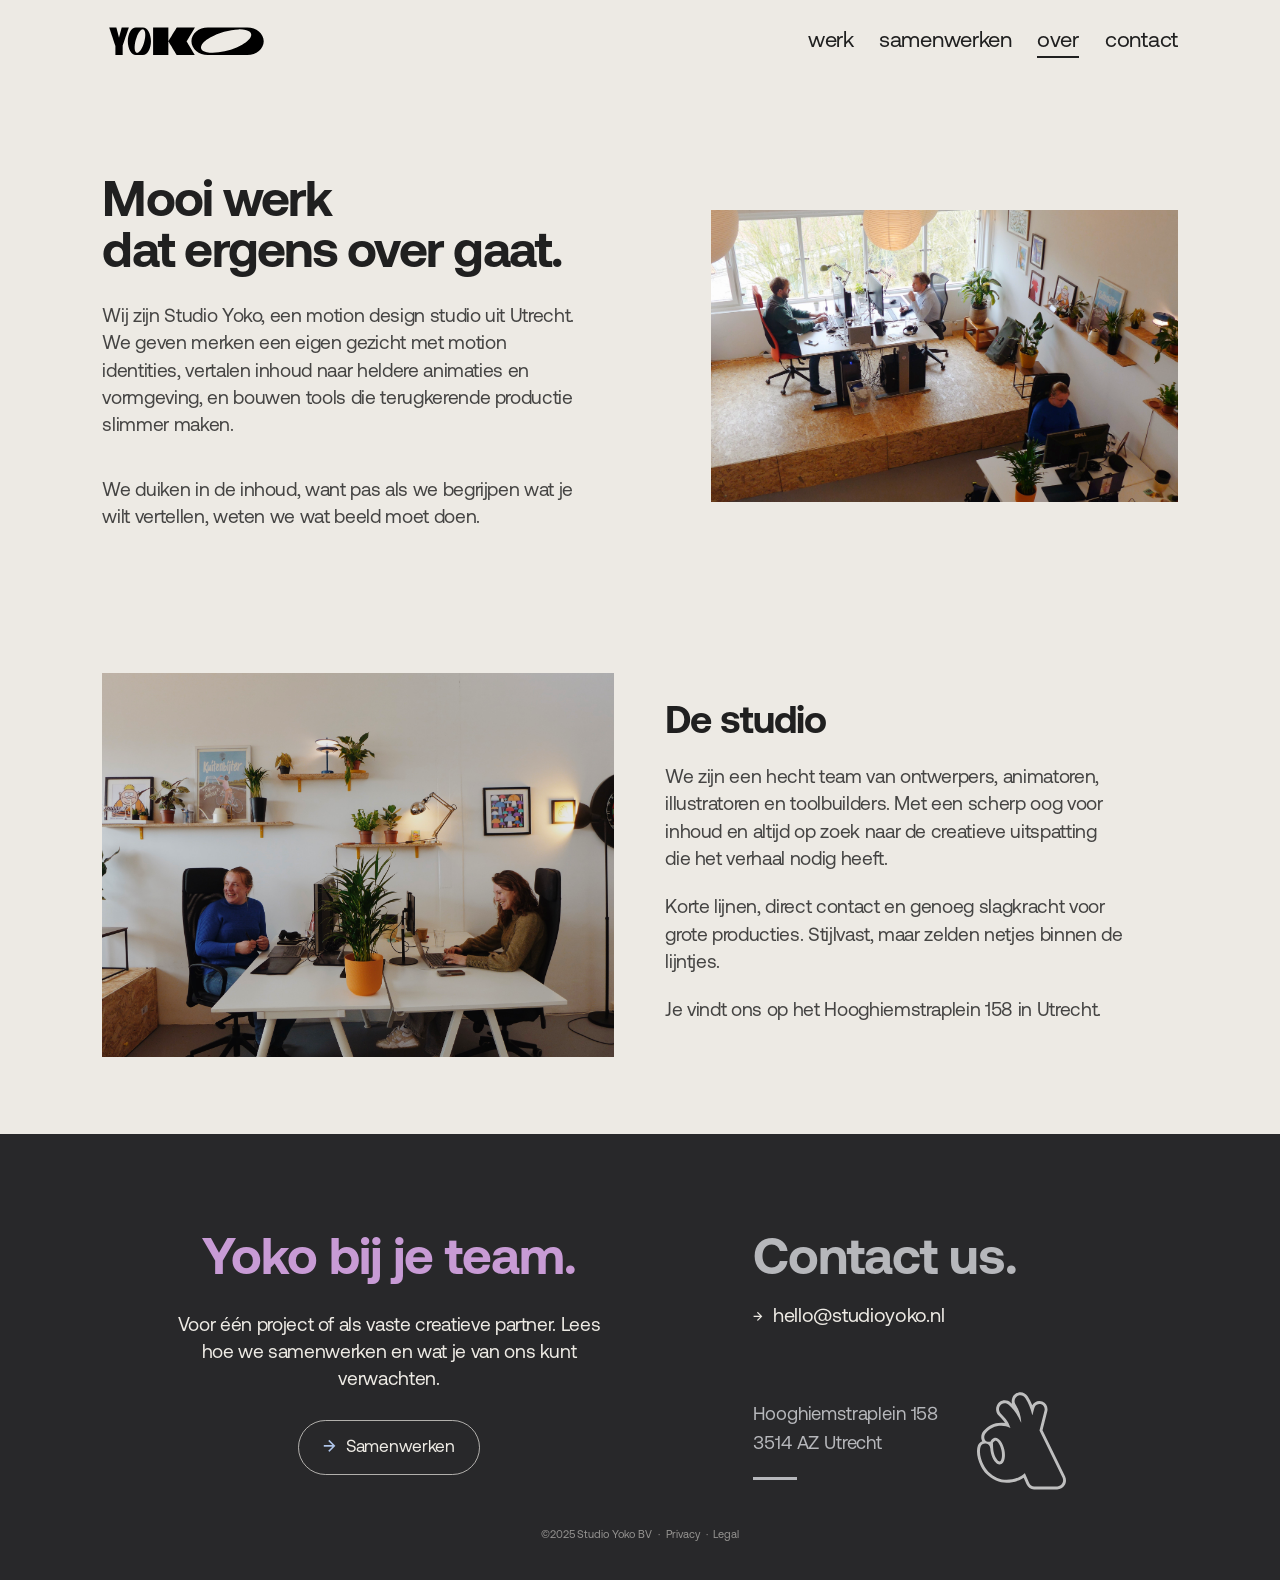
<file: about.html>
<!DOCTYPE html>
<html lang="nl">
<head>
    <meta charset="UTF-8">
    <meta name="viewport" content="width=device-width, initial-scale=1.0">
    <title>Over — Studio Yoko</title>
    <meta name="description" content="Studio Yoko is een motion design studio uit Utrecht. We maken motion identities, animaties, vormgeving en tools. Mooi werk dat ergens over gaat.">
    <link rel="icon" type="image/svg+xml" href="assets/favicon.svg">
    <link rel="icon" type="image/png" href="assets/favicon.png">
    <link rel="apple-touch-icon" href="assets/apple-touch-icon.png">
    <link rel="stylesheet" href="css/style.css?v=186">
</head>
<body class="page--studio">

    <!-- ===== NAVIGATIE ===== -->
    <nav class="nav" id="nav">
        <a href="index.html" class="nav__logo"><div class="nav__logo-ani" id="navLogoAni" role="img" aria-label="Studio Yoko"></div></a>
        <div class="nav__links">
            <a href="work.html">werk</a>
            <a href="samenwerken.html">samenwerken</a>
            <a href="about.html" class="nav__link--active">over</a>
            <a href="index.html#contact">contact</a>
        </div>
        <button class="nav__toggle" id="navToggle" aria-label="Menu" aria-expanded="false"><span></span><span></span><span></span></button>
    </nav>

    <!-- ===== INTRO MET STUDIOCARROUSEL ===== -->
    <section class="reel-sub reel-sub--intro about-carousel-intro about-intro js-fade">
        <div class="reel-sub__left">
            <div class="reel-sub__intro-text">
                <h1 class="about-intro__lead">Mooi werk<br>dat ergens over gaat.</h1>
                <p>Wij zijn Studio Yoko, een motion design studio uit Utrecht. We geven merken een eigen gezicht met motion identities, vertalen inhoud naar heldere animaties en vormgeving, en bouwen tools die terugkerende productie slimmer maken.</p>
                <p>We duiken in de inhoud, want pas als we begrijpen wat je wilt vertellen, weten we wat beeld moet doen.</p>
            </div>
        </div>
        <div class="intro-collage" id="introSlideshow" aria-hidden="true">
            <img class="intro-collage__bg intro-collage__bg--saturated is-active" src="assets/team-01.jpg" alt="Studio Yoko">
            <img class="intro-collage__bg" src="assets/team-02-new.png" alt="">
            <img class="intro-collage__bg" src="assets/team-03.jpg" alt="">
            <img class="intro-collage__bg" src="assets/studio-interior-2026.png" alt="Studio Yoko werkruimte">
        </div>
    </section>

    <!-- ===== OVER STUDIO YOKO ===== -->
    <section class="studio">
        <!-- Studio Yoko: het team + waar je ons vindt -->
        <div class="studio__split js-fade">
            <div class="studio__split-img">
                <img src="assets/about-02.jpg" alt="Studio Yoko team aan het werk">
            </div>
            <div class="studio__split-text">
                <h2 class="studio__h2">De studio</h2>
                <div class="studio__body">
                    <p>We zijn een hecht team van ontwerpers, animatoren, illustratoren en toolbuilders. Met een scherp oog voor inhoud en altijd op zoek naar de creatieve uitspatting die het verhaal nodig heeft.</p>
                    <p>Korte lijnen, direct contact en genoeg slagkracht voor grote producties. Stijlvast, maar zelden netjes binnen de lijntjes.</p>
                    <p>Je vindt ons op het Hooghiemstraplein 158 in Utrecht.</p>
                </div>
            </div>
        </div>
    </section>

    <!-- ===== FOOTER: MEET THE TEAM + LET'S TALK ===== -->
    <footer class="footer" id="contact">
        <svg class="footer__ok" aria-hidden="true" viewBox="0 0 600 600" xmlns="http://www.w3.org/2000/svg">
            <circle cx="300" cy="300" r="300" fill="#2C272C"/>
            <path d="M281.479 101.464C289.079 101.464 295.908 105.402 300.534 112.716C312.429 131.282 320.69 151.423 325.426 173.139C325.757 174.601 326.087 175.952 327.409 177.527C329.391 169.763 331.264 162.112 333.356 154.348C334.127 151.31 334.898 148.047 336.33 145.234C339.855 138.37 346.684 134.545 353.733 134.545C356.156 134.545 358.579 134.995 360.892 135.895C370.805 139.833 375.871 149.96 373.118 160.874C366.84 185.853 360.451 210.832 354.063 235.924L442.067 415.842C448.786 431.144 437.992 448.36 421.581 448.585L335.119 449.26C335.009 449.26 335.009 449.26 334.898 449.26C334.458 449.26 334.127 449.26 333.797 449.26C325.536 448.81 318.267 443.409 314.852 435.645L298.551 398.739L298.992 397.276C291.833 404.59 283.242 410.328 273.219 414.266C258.019 420.23 243.37 423.268 229.162 423.268C204.269 423.268 181.029 413.704 159.992 393.338C152.282 385.799 145.784 376.235 140.937 366.446C132.456 349.231 126.289 331.003 127.39 311.199C127.61 306.698 128.161 301.973 129.703 297.697C132.456 290.046 139.506 285.432 147.105 285.432C148.097 285.432 149.088 285.545 150.189 285.657C159.331 287.12 165.83 294.096 166.491 303.548L166.711 302.985C166.931 308.499 167.702 314.237 169.024 320.088C174.751 345.967 189.4 364.983 202.727 364.983C203.829 364.983 204.82 364.871 205.811 364.646C219.91 361.383 226.298 336.066 220.02 308.161C214.292 282.282 199.643 263.266 186.316 263.266C185.215 263.266 184.223 263.379 183.232 263.604C177.945 264.841 170.566 270.805 167.702 277.331C165.389 278.344 162.856 279.019 160.212 279.019C159.111 279.019 157.899 278.906 156.688 278.681C142.479 275.531 139.726 257.753 148.868 246.051C164.178 226.585 184.334 217.359 208.675 217.246C208.785 217.246 208.785 217.246 208.895 217.246C220.681 217.246 231.695 220.622 243.48 225.797C238.854 212.858 233.237 201.718 225.527 192.042C219.469 184.503 212.861 177.864 206.472 171.001C200.194 164.362 197.991 154.573 201.185 146.472C204.71 137.695 212.53 132.069 221.672 132.069C221.672 132.069 221.672 132.069 221.782 132.069C227.84 132.069 233.017 134.32 237.532 138.483C256.807 156.261 271.677 177.189 281.81 201.606C282.471 203.181 283.131 204.644 284.563 206.107C284.563 204.756 284.453 203.406 284.453 202.056C282.911 178.54 275.642 157.049 263.085 137.245C254.164 123.293 261.213 105.29 276.743 101.914C278.395 101.577 279.937 101.464 281.479 101.464Z" fill="#DCB83E"/>
        </svg>
        <div class="footer__cols">
            <section class="footer__team js-fade" id="studio">
                <p class="footer__label">Studio</p>
                <h2 class="footer__title">Yoko bij je team.</h2>
                <p class="about-footer__copy">Voor één project of als vaste creatieve partner. Lees hoe we samenwerken en wat je van ons kunt verwachten.</p>
                <a href="samenwerken.html" class="cta-link footer__cta"><span class="cta-arrow">→</span> Samenwerken</a>
            </section>
            <section class="footer__contact footer__contact--direct footer__contact--compact">
                <p class="footer__label">Contact</p>
                <h2 class="footer__title">Contact us.</h2>
                <div class="footer__info">
                    <a href="mailto:hello@studioyoko.nl" class="cta-link footer__email">
                        <span class="cta-arrow">→</span> hello@studioyoko.nl
                    </a>
                    <div class="footer__contact-details">
                    <address class="footer__address">
                        Hooghiemstraplein 158<br>
                        3514 AZ Utrecht
                    </address>
                    <img class="footer__contact-symbol" src="assets/cursor-ok.svg" alt="" aria-hidden="true">
                    </div>
                </div>
            </section>
        </div>
        <p class="footer__legal">©2025 Studio Yoko BV&nbsp;&nbsp;·&nbsp;&nbsp;Privacy&nbsp;&nbsp;·&nbsp;&nbsp;Legal</p>
    </footer>

    <script src="js/lottie.min.js?v=1"></script>
    <script src="js/main.js?v=51"></script>
</body>
</html>
</file>
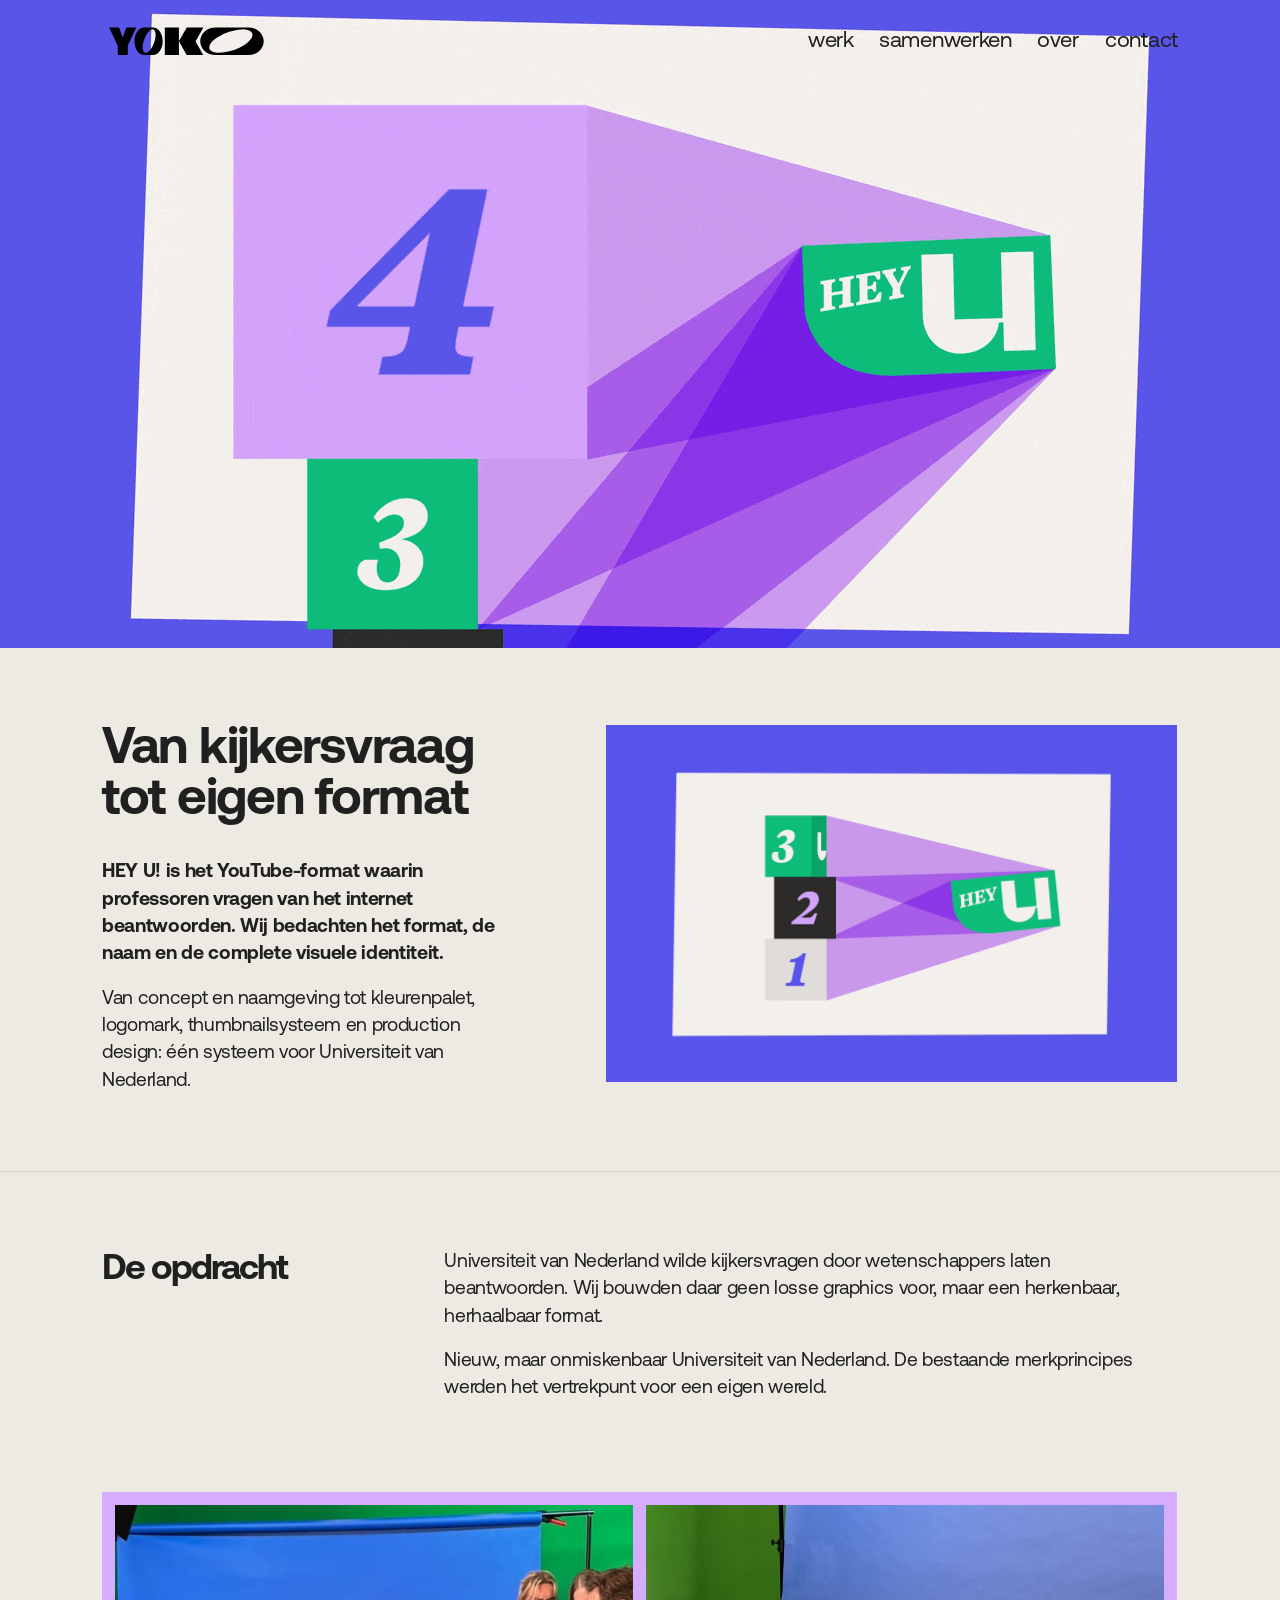
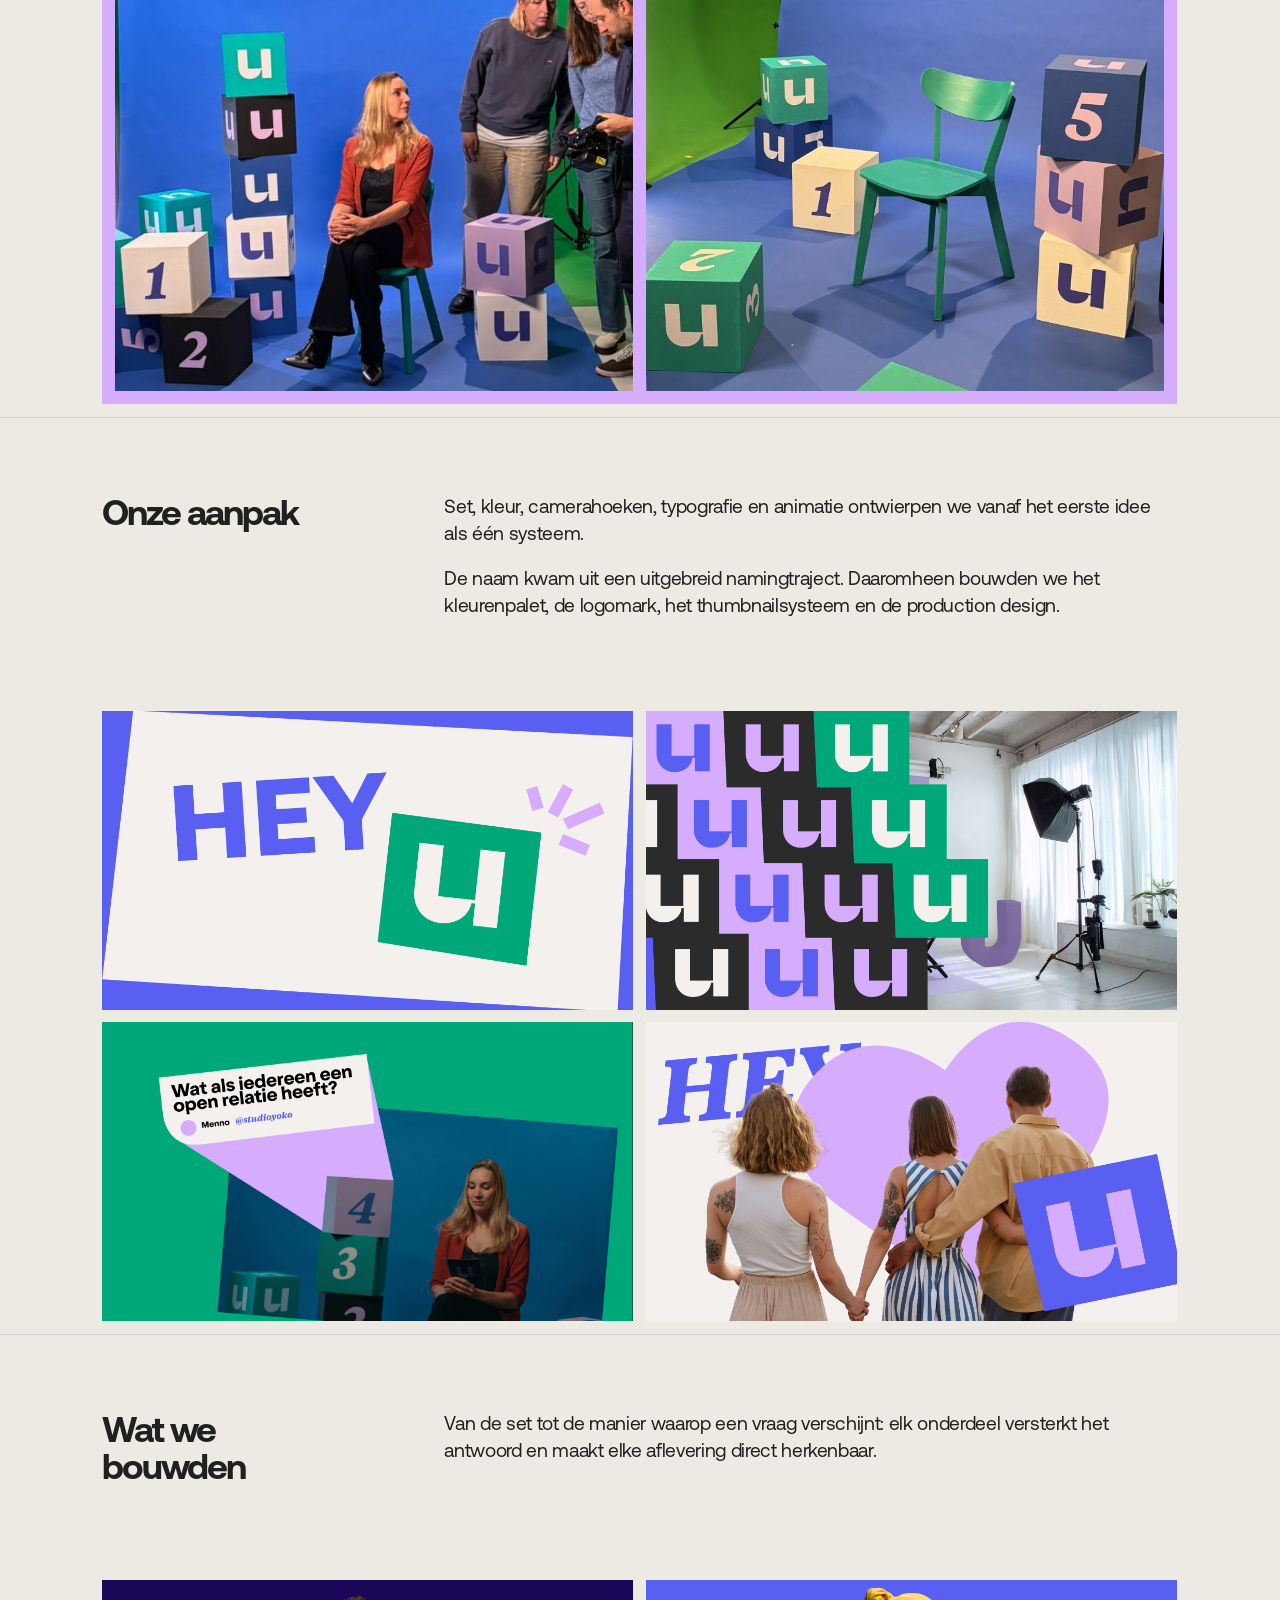
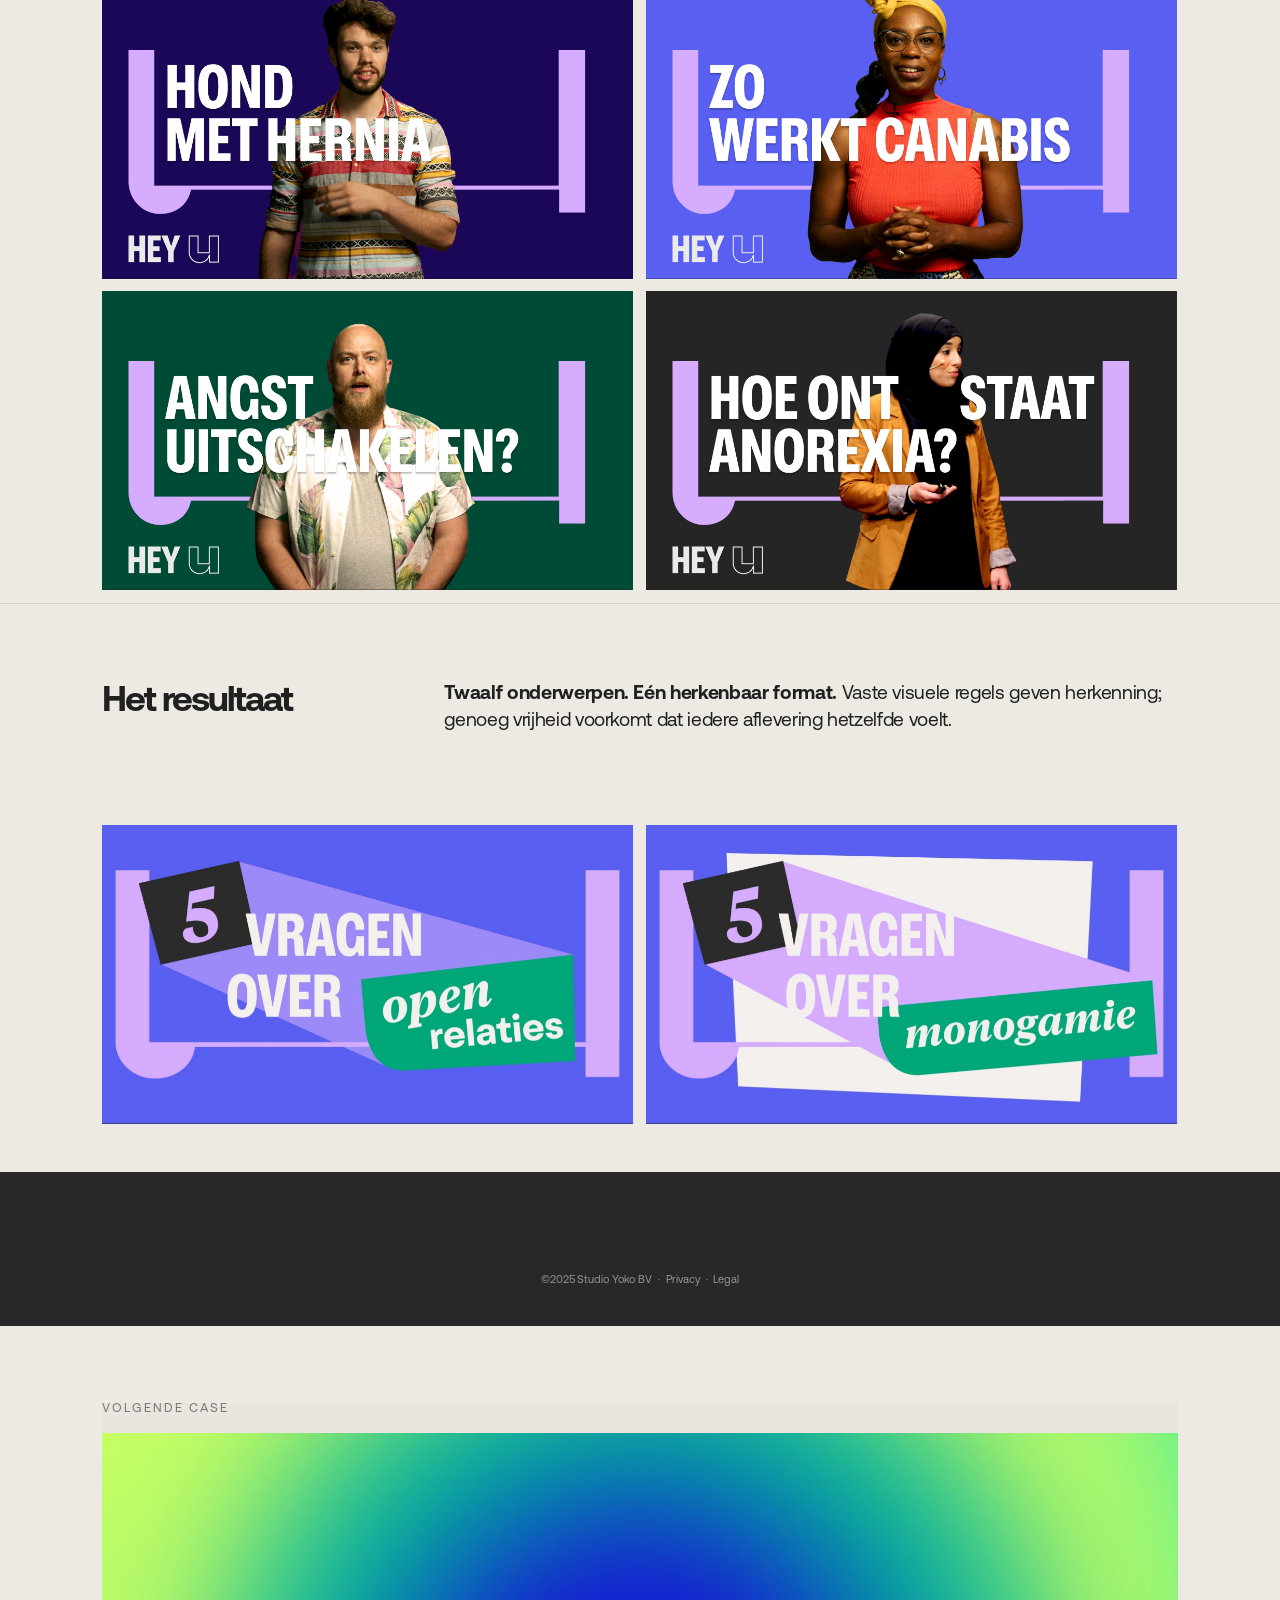
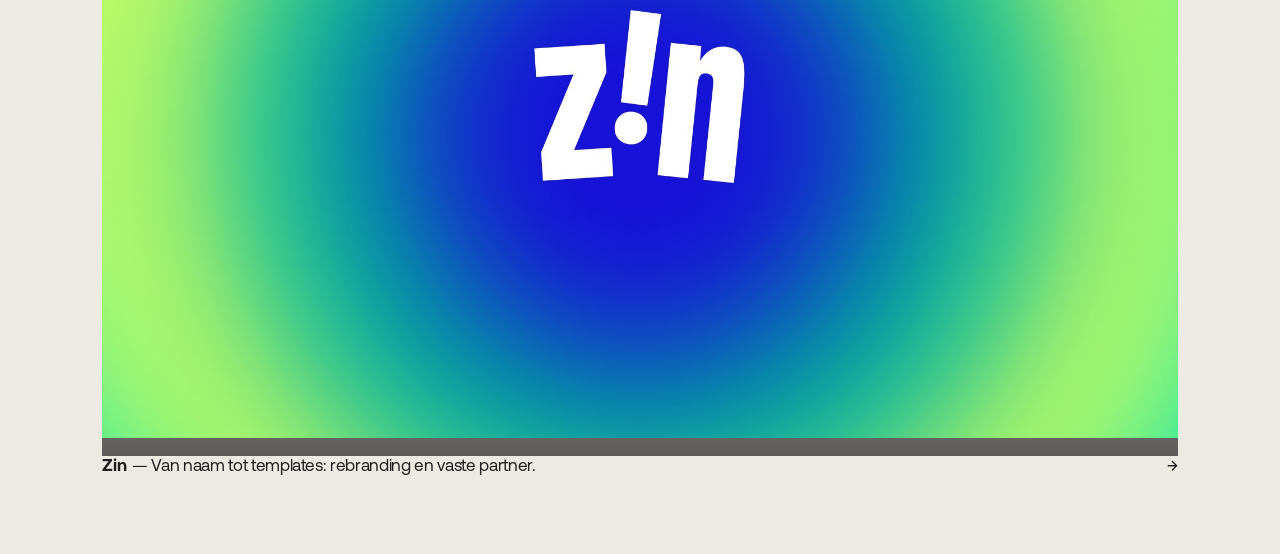
<file: heyu.html>
<!DOCTYPE html>
<html lang="nl">
<head>
    <meta charset="UTF-8">
    <meta name="viewport" content="width=device-width, initial-scale=1.0">
    <title>HEY U! — Studio Yoko</title>
    <meta name="description" content="Voor de Universiteit van Nederland ontwikkelde Studio Yoko HEY U!: een herkenbaar format waarin wetenschappers vragen van kijkers beantwoorden.">
    <link rel="icon" type="image/svg+xml" href="assets/favicon.svg">
    <link rel="icon" type="image/png" href="assets/favicon.png">
    <link rel="apple-touch-icon" href="assets/apple-touch-icon.png">
    <link rel="stylesheet" href="css/style.css?v=186">
    <style>
        .uvn-hero {
            min-height: 60svh;
            position: relative;
            display: flex;
            align-items: flex-end;
            overflow: hidden;
            background: var(--dark);
        }
        .uvn-hero__img {
            position: absolute; inset: 0;
            width: 100%; height: 100%;
            object-fit: cover;
        }
        .page--uvn .nav.is-collapsed .nav__logo { opacity:0!important; animation:none!important; pointer-events:none; }
        .page--uvn .case-narrative__intro { padding:clamp(58px,6vw,96px) var(--pad-x); }
        .page--uvn .case-narrative__intro-inner { display:grid; grid-template-columns:minmax(0,.84fr) minmax(420px,1.16fr); gap:clamp(54px,7vw,120px); width:100%; max-width:1320px; margin:0 auto; align-items:start; }
        .page--uvn .case-narrative__title { max-width:620px; margin:0 0 clamp(24px,2.5vw,36px); font-size:clamp(40px,4vw,68px); line-height:1; letter-spacing:-.025em; }
        .page--uvn .case-narrative__intro-copy { max-width:620px; margin:0; gap:.9em; font-size:clamp(17px,1.2vw,21px); line-height:1.5; }
        .uvn-intro__copy { min-width:0; }
        .uvn-intro__media { width:100%; margin:0; overflow:hidden; background:var(--dark); }
        .uvn-intro__media img,
        .uvn-intro__media video { width:100%; aspect-ratio:16/10; display:block; object-fit:cover; }
        .uvn-intro__video-trigger { position:relative; width:100%; display:block; padding:0; border:0; background:var(--dark); cursor:zoom-in; }
        .uvn-intro__video-trigger video { pointer-events:none; }
        .uvn-challenge-grid { width:calc(100% - (2 * var(--pad-x))); margin:clamp(8px,1vw,18px) auto; display:grid; grid-template-columns:repeat(2,minmax(0,1fr)); gap:clamp(8px,1vw,18px); }
        .uvn-challenge-grid img { width:100%; aspect-ratio:16/9; display:block; object-fit:cover; background:var(--dark); }
        .page--uvn .case-narrative__section { padding-block:clamp(58px,6vw,92px); }
        .page--uvn .case-narrative__inner { display:grid; grid-template-columns:minmax(180px,240px) minmax(0,760px); justify-content:space-between; gap:clamp(48px,8vw,140px); width:100%; max-width:1240px; margin:0 auto!important; align-items:start; }
        .page--uvn .case-narrative__label { max-width:12ch; padding-top:.08em; font-size:clamp(28px,2.8vw,44px); line-height:1.05; }
        .page--uvn .case-narrative__label::before { display:none; content:none; }
        .page--uvn .case-narrative__copy { max-width:62ch; gap:.9em; padding-top:0; font-size:clamp(18px,1.25vw,22px); line-height:1.52; }
        .uvn-media { width:calc(100% - (2 * var(--pad-x))); margin:clamp(8px,1vw,18px) auto; display:grid; gap:clamp(8px,1vw,18px); overflow:hidden; }
        .uvn-media--duo { grid-template-columns:repeat(2,minmax(0,1fr)); padding:clamp(8px,1vw,18px); background:var(--accent); }
        .uvn-media--duo img { width:100%; height:100%; min-height:38vw; display:block; object-fit:cover; }
        .uvn-media--wide img { width:100%; aspect-ratio:16/9; display:block; object-fit:cover; }
        .uvn-result { display:block; background:var(--cream); color:var(--dark); }
        .uvn-effect-grid { width:calc(100% - (2 * var(--pad-x))); margin:clamp(8px,1vw,18px) auto 0; padding:0 0 clamp(34px,3.8vw,58px); display:grid; grid-template-columns:repeat(2,minmax(0,1fr)); gap:clamp(8px,1vw,18px); }
        .uvn-effect-grid img { width:100%; aspect-ratio:16/9; display:block; object-fit:cover; }
        .page--uvn .case-next { min-height:min(76svh,900px); background:var(--dark); }
        .page--uvn .case-next__label { display:none; }
        .page--uvn .case-next__link { min-height:min(76svh,900px); padding:clamp(42px,5vw,76px) var(--pad-x); flex-direction:row; align-items:flex-end; justify-content:space-between; isolation:isolate; }
        .page--uvn .case-next__link::after { position:absolute; z-index:-1; inset:0; content:""; background:linear-gradient(180deg,rgba(20,20,20,.02) 42%,rgba(20,20,20,.7) 100%); }
        .page--uvn .case-next__bg { z-index:-2; display:block; opacity:1; filter:none; }
        .page--uvn .case-next__link:hover .case-next__bg { opacity:.92; }
        .page--uvn .case-next.is-entering .case-next__bg { transform:scale(1.025); transition:transform .55s cubic-bezier(.22,1,.36,1); }
        .page--uvn .case-next.is-entering .case-next__link { opacity:0; transition:opacity .42s ease; }
        .page--uvn .case-next__title { font-size:clamp(52px,8vw,136px); font-weight:400; letter-spacing:-.045em; }
        .page--uvn .case-next__arrow { margin:0 0 .08em; font-size:clamp(32px,4vw,64px); opacity:1; }
        /* De volgende case gebruikt dezelfde kaartlogica als het werk op home. */
        .page--uvn .case-next { min-height:0!important; padding:clamp(48px,6vw,92px) var(--pad-x); background:var(--cream)!important; }
        .page--uvn .case-next::after { display:none; }
        .page--uvn .case-next__link { display:grid!important; min-height:0!important; padding:0!important; grid-template-columns:minmax(0,1fr) auto; gap:clamp(12px,1.4vw,20px); color:var(--dark); }
        .page--uvn .case-next__label { grid-column:1/-1; display:block!important; color:rgba(32,32,32,.55); text-shadow:none; }
        .page--uvn .case-next__bg { position:relative!important; z-index:auto!important; inset:auto; grid-column:1/-1; display:block; width:100%; height:auto; aspect-ratio:16/9; object-fit:cover; opacity:1; filter:none; transform:none; }
        .page--uvn .case-next__link:hover .case-next__bg { opacity:1; transform:none; }
        .page--uvn .case-next.is-entering .case-next__link { opacity:0; transform:translateY(-10px); transition:opacity .38s ease,transform .5s cubic-bezier(.22,1,.36,1); }
        .page--uvn .case-next__caption { grid-column:1/-1; display:grid; grid-template-columns:auto minmax(0,1fr) auto; gap:.35em; align-items:baseline; background:var(--cream)!important; }
        .page--uvn .case-next__title { margin:0; color:var(--dark); font-size:clamp(17px,1.25vw,21px)!important; font-weight:700!important; line-height:1.25; letter-spacing:-.02em!important; text-shadow:none; }
        .page--uvn .case-next__summary { margin:0; color:var(--dark); font-size:clamp(17px,1.25vw,21px); line-height:1.25; letter-spacing:-.02em; }
        .page--uvn .case-next__arrow { margin:0!important; color:var(--dark); font-size:clamp(18px,1.5vw,24px)!important; opacity:1; text-shadow:none; }
        @media (max-width: 820px) {
            .page--uvn .case-narrative__intro-inner,.page--uvn .case-narrative__inner { grid-template-columns:1fr; gap:24px; }
            .uvn-media--duo { grid-template-columns:1fr; }
            .uvn-media--duo img { min-height:0; aspect-ratio:4/3; }
        }
        @media (max-width:720px) {
            .page--uvn { --uvn-mobile-pad:20px; }
            .page--uvn .uvn-hero { width:100%; min-height:0; aspect-ratio:16/9; overflow:hidden; background:var(--dark); }
            .page--uvn .uvn-hero__img { width:100%; height:100%!important; object-fit:contain!important; }
            .page--uvn .case-narrative__intro,.page--uvn .case-narrative__section { padding-left:var(--uvn-mobile-pad); padding-right:var(--uvn-mobile-pad); }
            .page--uvn .case-narrative__intro { padding-top:32px; padding-bottom:36px; }
            .page--uvn .case-narrative__title { font-size:clamp(38px,12vw,54px); }
            .page--uvn .case-narrative__copy,.page--uvn .case-narrative__intro-copy { font-size:18px; line-height:1.43; }
            .page--uvn .case-narrative__label { max-width:none; font-size:clamp(30px,9vw,42px); }
            .uvn-media { width:calc(100% - (2 * var(--uvn-mobile-pad))); }
            .uvn-challenge-grid { width:calc(100% - (2 * var(--uvn-mobile-pad))); grid-template-columns:1fr; gap:10px; }
            .uvn-effect-grid { width:calc(100% - (2 * var(--uvn-mobile-pad))); grid-template-columns:1fr; gap:10px; }
            .page--uvn .case-next,.page--uvn .case-next__link { min-height:64svh; }
            .page--uvn .case-next__link { padding:32px var(--uvn-mobile-pad); }
            .page--uvn .case-next { min-height:0!important; padding:44px var(--uvn-mobile-pad)!important; }
            .page--uvn .case-next__link { min-height:0!important; padding:0!important; }
            .page--uvn .case-next__caption { grid-template-columns:1fr auto; gap:3px 12px; }
            .page--uvn .case-next__summary { grid-column:1; font-size:17px; }
            .page--uvn .case-next__arrow { grid-column:2; grid-row:1/3; align-self:center; }
        }
        .page--heyu { --accent:#d6acff; }
        .page--heyu .uvn-hero { background:#1b0757; }

    </style>
</head>
<body class="page--case page--uvn page--heyu">

    <nav class="nav" id="nav">
        <a href="index.html" class="nav__logo"><div class="nav__logo-ani" id="navLogoAni" role="img" aria-label="Studio Yoko"></div></a>
        <div class="nav__links">
            <a href="work.html">werk</a>
            <a href="samenwerken.html">samenwerken</a>
            <a href="about.html">over</a>
            <a href="index.html#contact">contact</a>
        </div>
        <button class="nav__toggle" id="navToggle" aria-label="Menu" aria-expanded="false"><span></span><span></span><span></span></button>
    </nav>

    <!-- HERO -->
    <section class="uvn-hero" id="case-hero">
        <img class="uvn-hero__img" src="assets/cases/heyu/heyu-format-01.gif" alt="HEY U!-logo in beweging">
    </section>

    <main>
        <section class="case-narrative__intro">
            <div class="case-narrative__intro-inner js-fade">
                <div class="uvn-intro__copy"><h1 class="case-narrative__title">Van kijkersvraag tot eigen format</h1><div class="case-narrative__intro-copy"><p><strong>HEY U! is het YouTube-format waarin professoren vragen van het internet beantwoorden. Wij bedachten het format, de naam en de complete visuele identiteit.</strong></p><p>Van concept en naamgeving tot kleurenpalet, logomark, thumbnailsysteem en production design: één systeem voor Universiteit van Nederland.</p></div></div>
                <figure class="uvn-intro__media">
                    <img src="assets/cases/heyu/heyu-format-02.gif" alt="Wetenschapper in de herkenbare blauwe HEY U!-set">
                </figure>
            </div>
        </section>

        <section class="case-narrative__section">
            <div class="case-narrative__inner js-fade">
                <h2 class="case-narrative__label">De opdracht</h2>
                <div class="case-narrative__copy">
                    <p>Universiteit van Nederland wilde kijkersvragen door wetenschappers laten beantwoorden. Wij bouwden daar geen losse graphics voor, maar een herkenbaar, herhaalbaar format.</p><p>Nieuw, maar onmiskenbaar Universiteit van Nederland. De bestaande merkprincipes werden het vertrekpunt voor een eigen wereld.</p>
                </div>
            </div>
        </section>

        <div class="uvn-media uvn-media--duo js-fade">
            <img src="assets/cases/heyu/heyu-behind-the-scenes-01.png" alt="Opnames van HEY U! achter de schermen" loading="lazy">
            <img src="assets/cases/heyu/heyu-behind-the-scenes-02.png" alt="De kleurrijke HEY U!-set met stoel en decorblokken" loading="lazy">
        </div>

        <section class="case-narrative__section">
            <div class="case-narrative__inner js-fade">
                <h2 class="case-narrative__label">Onze aanpak</h2>
                <div class="case-narrative__copy">
                    <p>Set, kleur, camerahoeken, typografie en animatie ontwierpen we vanaf het eerste idee als één systeem.</p><p>De naam kwam uit een uitgebreid namingtraject. Daaromheen bouwden we het kleurenpalet, de logomark, het thumbnailsysteem en de production design.</p>
                </div>
            </div>
        </section>

        <div class="uvn-challenge-grid js-fade">
            <img src="assets/cases/heyu/10-logo-green.png" alt="Het HEY U!-logo" loading="lazy">
            <img src="assets/cases/heyu/13-pattern-studio.png" alt="Het U-patroon in de studio" loading="lazy">
            <img src="assets/cases/heyu/16-format-in-action.png" alt="Het HEY U!-format in beeld" loading="lazy">
            <img src="assets/cases/heyu/14-concept-people.png" alt="Conceptbeeld voor een vraag over relaties" loading="lazy">
        </div>

        <section class="case-narrative__section">
            <div class="case-narrative__inner js-fade">
                <h2 class="case-narrative__label">Wat we bouwden</h2>
                <div class="case-narrative__copy">
                    <p>Van de set tot de manier waarop een vraag verschijnt: elk onderdeel versterkt het antwoord en maakt elke aflevering direct herkenbaar.</p>
                </div>
            </div>
        </section>

        <div class="uvn-challenge-grid js-fade">
            <img src="assets/cases/heyu/03-thumb-hond.png" alt="Thumbnail: Hond met hernia?" loading="lazy">
            <img src="assets/cases/heyu/04-thumb-cannabis.png" alt="Thumbnail: Zo werkt cannabis" loading="lazy">
            <img src="assets/cases/heyu/05-thumb-angst.png" alt="Thumbnail: Angst uitschakelen?" loading="lazy">
            <img src="assets/cases/heyu/06-thumb-anorexia.png" alt="Thumbnail: Hoe ontstaat anorexia?" loading="lazy">
        </div>

        <section class="case-narrative__section">
            <div class="case-narrative__inner js-fade">
                <h2 class="case-narrative__label">Het resultaat</h2>
                <div class="case-narrative__copy">
                    <p><strong>Twaalf onderwerpen. Eén herkenbaar format.</strong> Vaste visuele regels geven herkenning; genoeg vrijheid voorkomt dat iedere aflevering hetzelfde voelt.</p>
                </div>
            </div>
        </section>

        <div class="uvn-effect-grid js-fade" aria-label="Meer beeld uit HEY U!">
            <img src="assets/cases/heyu/15-thumb-vragen-open.jpg" alt="Thumbnail: 5 vragen over open relaties" loading="lazy">
            <img src="assets/cases/heyu/18-thumb-vragen-mono.jpg" alt="Thumbnail: 5 vragen over monogamie" loading="lazy">
        </div>
    </main>

        <footer class="footer" id="contact">
        <svg class="footer__ok" aria-hidden="true" viewBox="0 0 600 600" xmlns="http://www.w3.org/2000/svg">
            <circle cx="300" cy="300" r="300" fill="#2C272C"/>
            <path d="M281.479 101.464C289.079 101.464 295.908 105.402 300.534 112.716C312.429 131.282 320.69 151.423 325.426 173.139C325.757 174.601 326.087 175.952 327.409 177.527C329.391 169.763 331.264 162.112 333.356 154.348C334.127 151.31 334.898 148.047 336.33 145.234C339.855 138.37 346.684 134.545 353.733 134.545C356.156 134.545 358.579 134.995 360.892 135.895C370.805 139.833 375.871 149.96 373.118 160.874C366.84 185.853 360.451 210.832 354.063 235.924L442.067 415.842C448.786 431.144 437.992 448.36 421.581 448.585L335.119 449.26C335.009 449.26 335.009 449.26 334.898 449.26C334.458 449.26 334.127 449.26 333.797 449.26C325.536 448.81 318.267 443.409 314.852 435.645L298.551 398.739L298.992 397.276C291.833 404.59 283.242 410.328 273.219 414.266C258.019 420.23 243.37 423.268 229.162 423.268C204.269 423.268 181.029 413.704 159.992 393.338C152.282 385.799 145.784 376.235 140.937 366.446C132.456 349.231 126.289 331.003 127.39 311.199C127.61 306.698 128.161 301.973 129.703 297.697C132.456 290.046 139.506 285.432 147.105 285.432C148.097 285.432 149.088 285.545 150.189 285.657C159.331 287.12 165.83 294.096 166.491 303.548L166.711 302.985C166.931 308.499 167.702 314.237 169.024 320.088C174.751 345.967 189.4 364.983 202.727 364.983C203.829 364.983 204.82 364.871 205.811 364.646C219.91 361.383 226.298 336.066 220.02 308.161C214.292 282.282 199.643 263.266 186.316 263.266C185.215 263.266 184.223 263.379 183.232 263.604C177.945 264.841 170.566 270.805 167.702 277.331C165.389 278.344 162.856 279.019 160.212 279.019C159.111 279.019 157.899 278.906 156.688 278.681C142.479 275.531 139.726 257.753 148.868 246.051C164.178 226.585 184.334 217.359 208.675 217.246C208.785 217.246 208.785 217.246 208.895 217.246C220.681 217.246 231.695 220.622 243.48 225.797C238.854 212.858 233.237 201.718 225.527 192.042C219.469 184.503 212.861 177.864 206.472 171.001C200.194 164.362 197.991 154.573 201.185 146.472C204.71 137.695 212.53 132.069 221.672 132.069C221.672 132.069 221.672 132.069 221.782 132.069C227.84 132.069 233.017 134.32 237.532 138.483C256.807 156.261 271.677 177.189 281.81 201.606C282.471 203.181 283.131 204.644 284.563 206.107C284.563 204.756 284.453 203.406 284.453 202.056C282.911 178.54 275.642 157.049 263.085 137.245C254.164 123.293 261.213 105.29 276.743 101.914C278.395 101.577 279.937 101.464 281.479 101.464Z" fill="#DCB83E"/>
        </svg>
        <p class="footer__legal">©2025 Studio Yoko BV&nbsp;&nbsp;·&nbsp;&nbsp;Privacy&nbsp;&nbsp;·&nbsp;&nbsp;Legal</p>
    </footer>

    <!-- NEXT -->
    <section class="case-next" id="case-next" data-scroll-next="zin-in-morgen.html">
        <a class="case-next__link" href="zin-in-morgen.html" aria-label="Bekijk de case over de rebranding van Zin">
            <span class="case-next__label">Volgende case</span>
            <img class="case-next__bg" src="assets/cases/zin/thumb.jpg" alt="" loading="lazy">
            <div class="case-next__caption">
                <h2 class="case-next__title">Zin</h2>
                <p class="case-next__summary">— Van naam tot templates: rebranding en vaste partner.</p>
                <div class="case-next__arrow">→</div>
            </div>
        </a>
    </section>

    <script src="data/cases.js?v=8"></script>
    <script src="js/lottie.min.js?v=1"></script>
    <script src="js/main.js?v=51"></script>
    <script>
        document.addEventListener('DOMContentLoaded', () => {
            const targets = document.querySelectorAll('.js-fade');
            const observer = new IntersectionObserver(
                entries => entries.forEach(e => {
                    if (e.isIntersecting) { e.target.classList.add('is-visible'); observer.unobserve(e.target); }
                }),
                { threshold: 0.08, rootMargin: '0px 0px -32px 0px' }
            );
            targets.forEach(el => observer.observe(el));
        });
    </script>
</body>
</html>
</file>
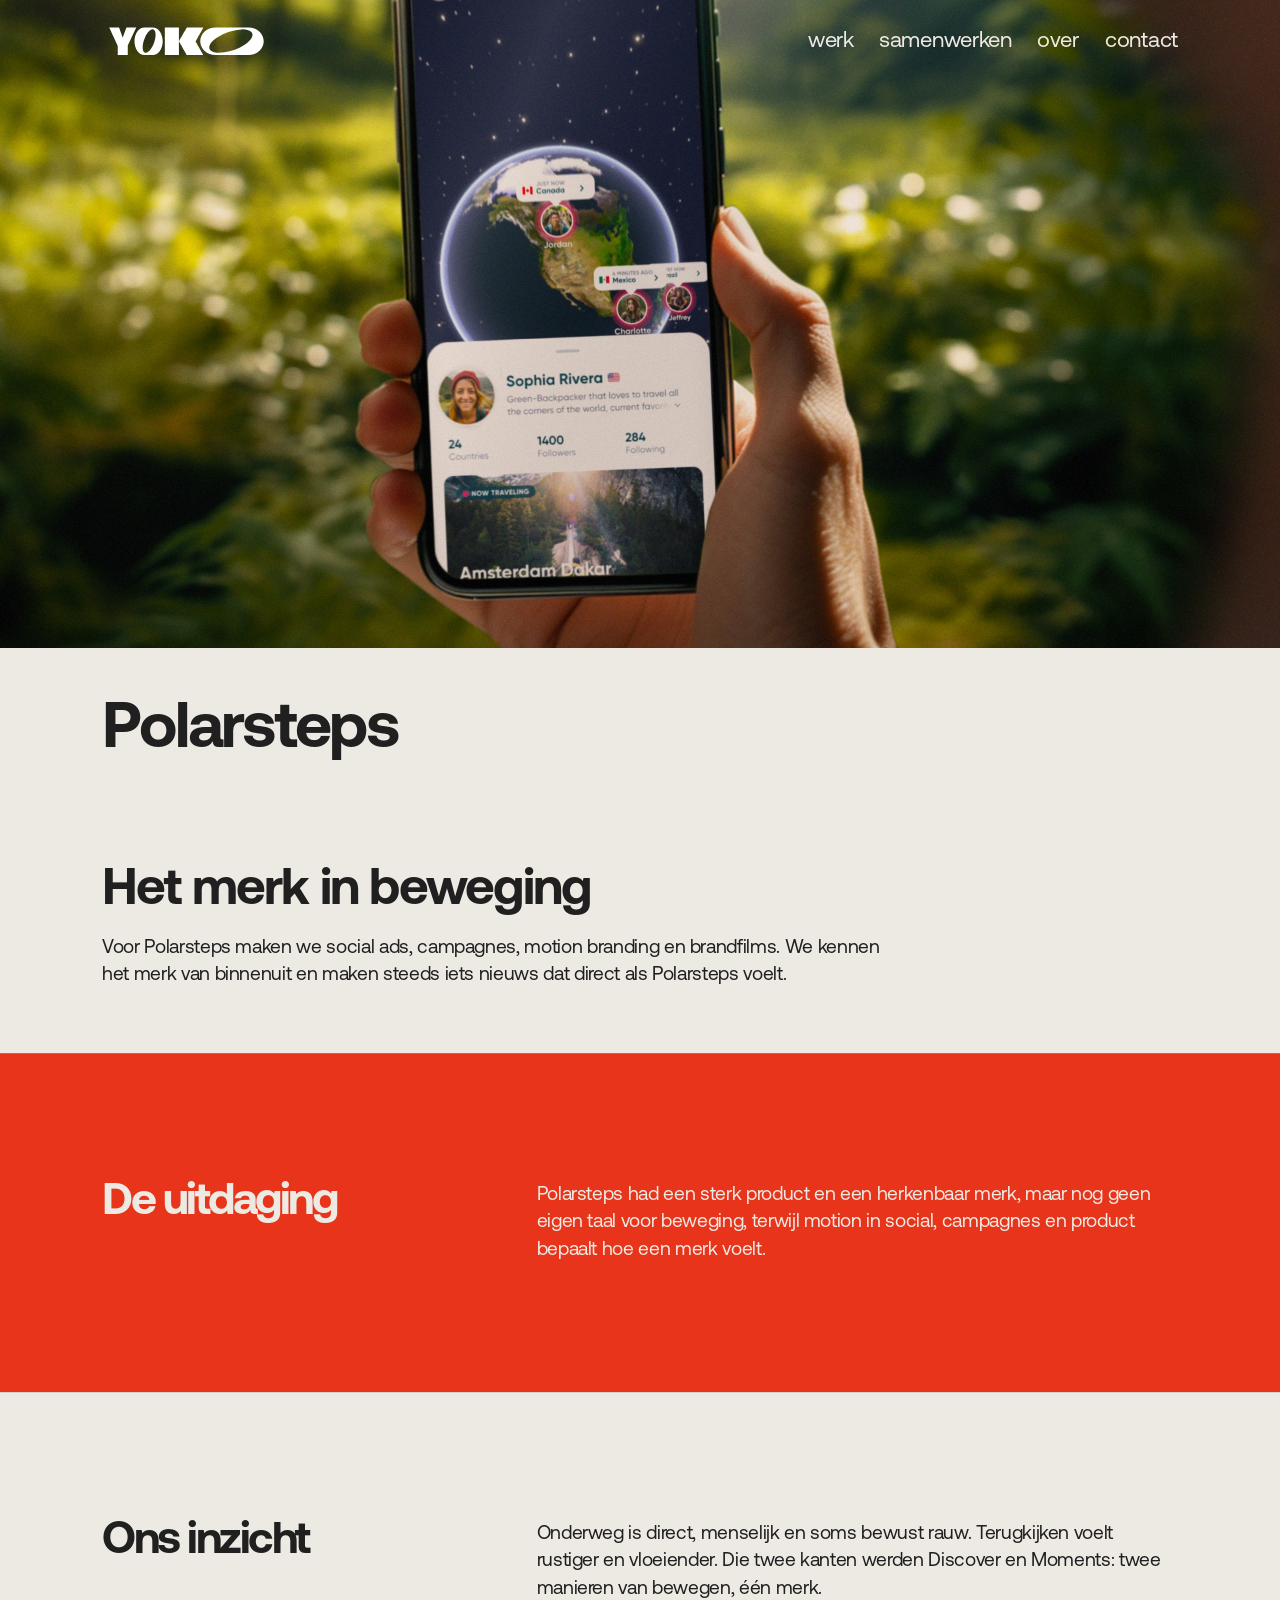
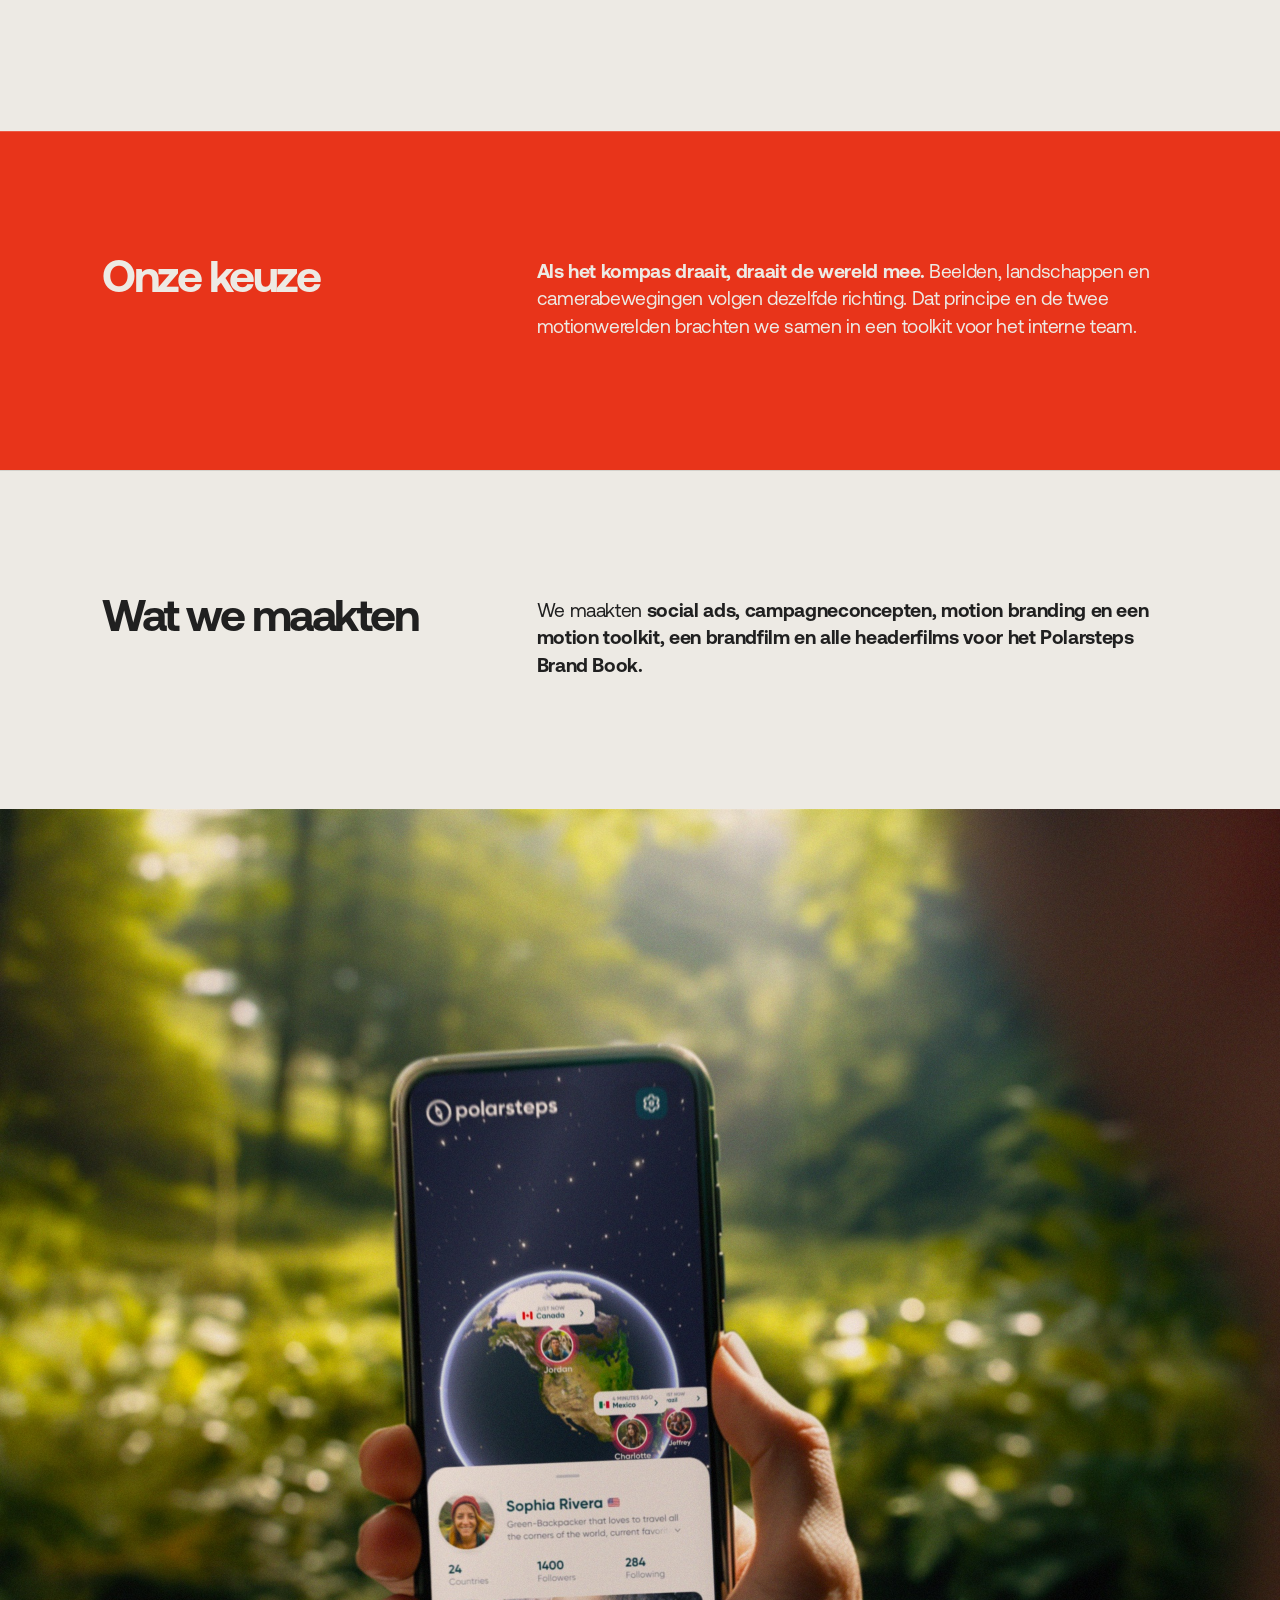
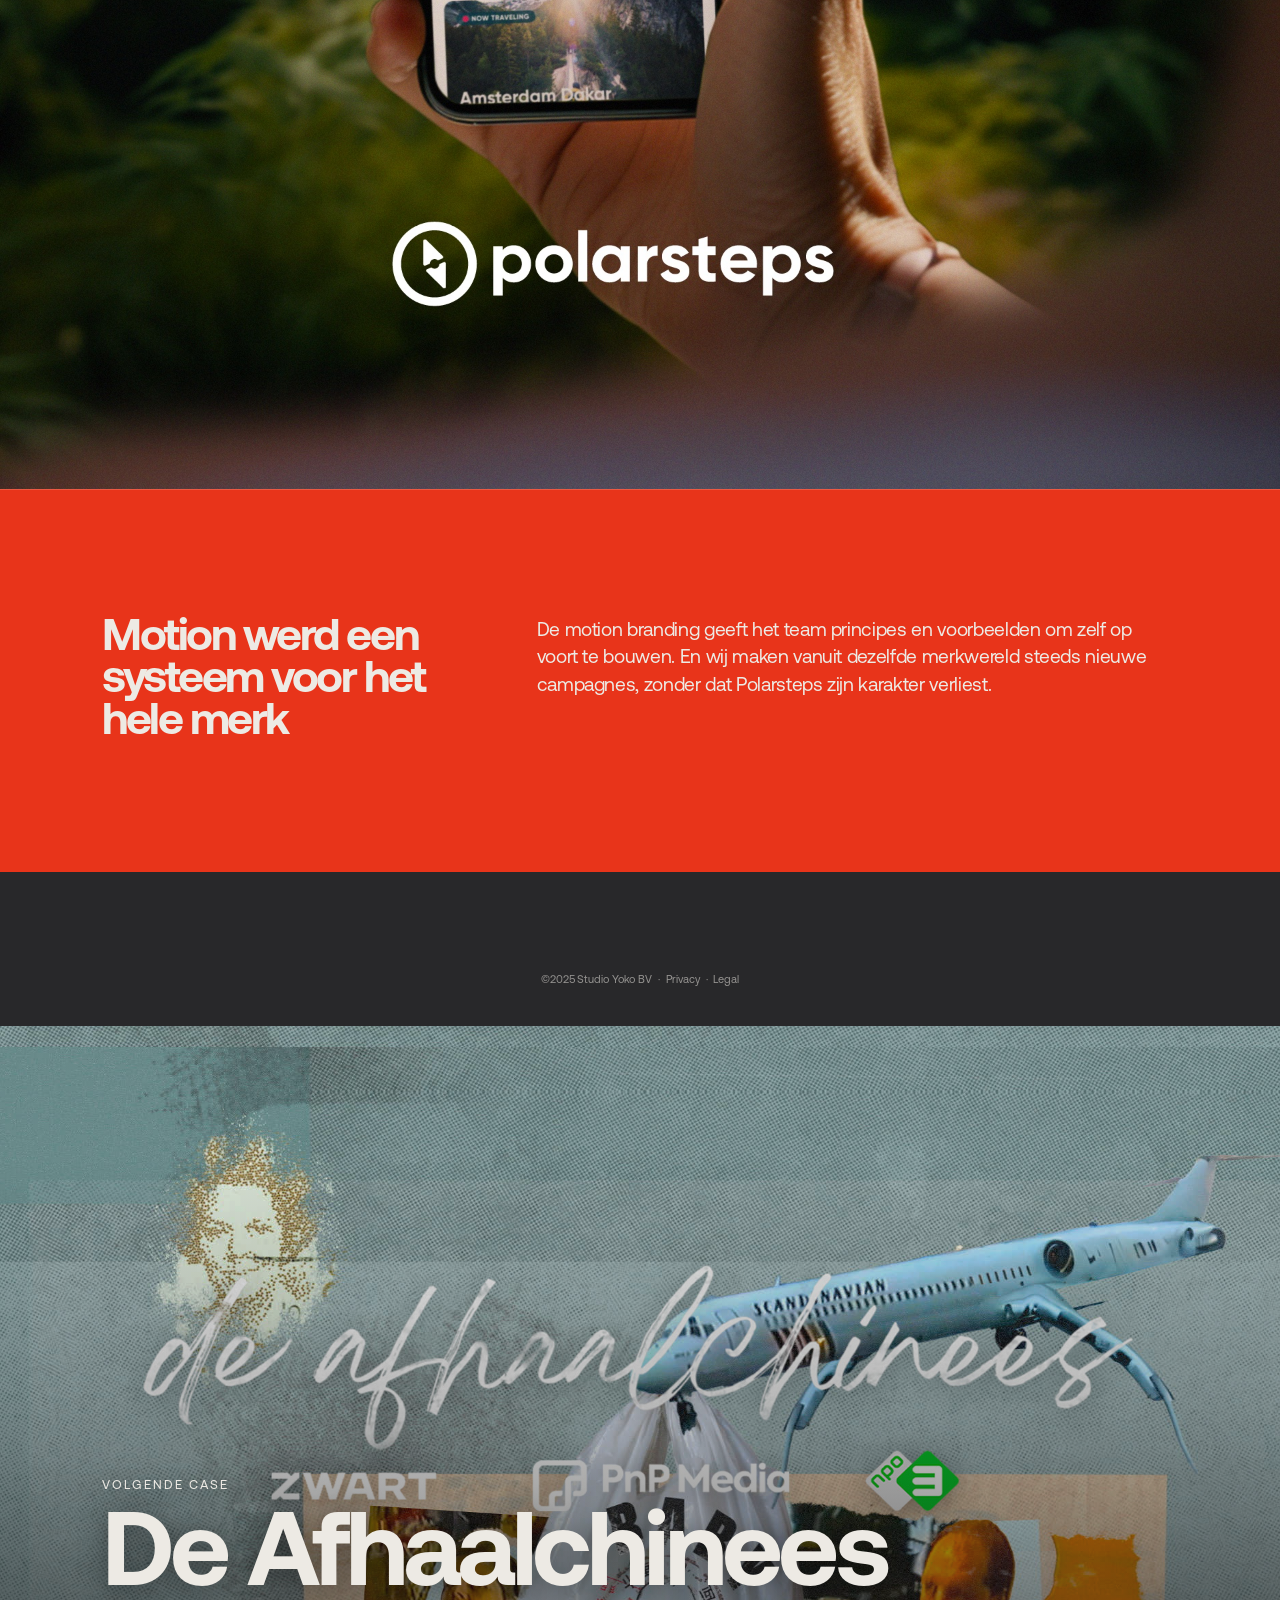
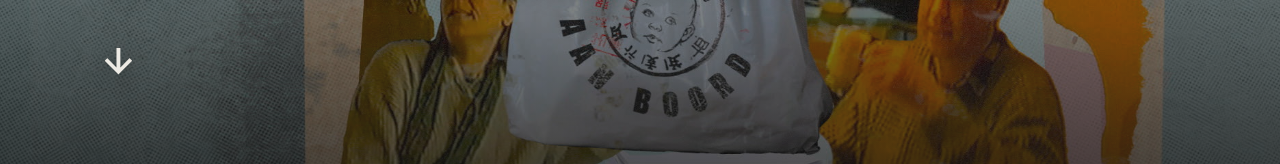
<file: polarsteps.html>
<!DOCTYPE html>
<html lang="nl">
<head>
    <meta charset="UTF-8">
    <meta name="viewport" content="width=device-width, initial-scale=1.0">
    <title>Polarsteps — Studio Yoko</title>
    <meta name="description" content="Voor Polarsteps ontwikkelden we een compleet design system, een uitgebreide bannerset voor hun brandpage en een cinematische brand identity film.">
    <link rel="icon" type="image/svg+xml" href="assets/favicon.svg">
    <link rel="icon" type="image/png" href="assets/favicon.png">
    <link rel="apple-touch-icon" href="assets/apple-touch-icon.png">
    <link rel="stylesheet" href="css/style.css?v=186">
    <style>
        :root { --ps-red: #E8341A; }
        .ps-hero {
            min-height: 85vh;
            position: relative;
            display: flex;
            align-items: flex-end;
            overflow: hidden;
            background: var(--ps-red);
        }
        .ps-hero__img {
            position: absolute; inset: 0;
            width: 100%; height: 100%;
            object-fit: cover;
            opacity: 0.45;
            mix-blend-mode: luminosity;
        }
        .ps-hero__gradient {
            position: absolute; inset: 0;
            background: linear-gradient(to top, rgba(232,52,26,0.95) 0%, rgba(232,52,26,0.5) 50%, rgba(232,52,26,0.15) 100%);
        }
        .ps-hero__content {
            position: relative; z-index: 2;
            padding: var(--pad-x) var(--pad-x) clamp(48px,7vw,100px);
            width: 100%;
        }
        .ps-hero__meta {
            display: flex; gap: 20px; margin-bottom: 20px;
        }
        .ps-hero__meta span {
            font-size: clamp(11px,0.9vw,13px);
            letter-spacing: 0.08em;
            text-transform: uppercase;
            color: rgba(255,255,255,0.55);
        }
        .ps-hero__title {
            font-size: clamp(56px,10vw,140px);
            font-weight: 700;
            line-height: 0.9;
            color: #fff;
            letter-spacing: -0.02em;
        }
        .page--case .ps-intro { padding-block:clamp(44px,5vw,76px); }
        .page--case .ps-intro .case-narrative__intro-inner { display:block; max-width:1100px; margin:0 auto; }
        .page--case .ps-intro .case-narrative__title { max-width:none; margin:0 0 18px; font-size:clamp(36px,4vw,64px); line-height:1; letter-spacing:-.035em; }
        .page--case .ps-intro .case-narrative__intro-copy { max-width:66ch; margin:0; font-size:clamp(16px,1.2vw,20px); line-height:1.5; }
    </style>
</head>
<body class="page--case">

    <!-- ===== NAVIGATIE ===== -->
    <nav class="nav nav--dark" id="nav">
        <a href="index.html" class="nav__logo"><div class="nav__logo-ani" id="navLogoAni" role="img" aria-label="Studio Yoko"></div></a>
        <div class="nav__links">
            <a href="work.html">werk</a>
            <a href="samenwerken.html">samenwerken</a>
            <a href="about.html">over</a>
            <a href="/#contact">contact</a>
        </div>
        <button class="nav__toggle" id="navToggle" aria-label="Menu" aria-expanded="false"><span></span><span></span><span></span></button>
    </nav>

    <!-- ===== HERO ===== -->
    <section class="ps-hero" id="case-hero">
        <img class="ps-hero__img" src="assets/cases/polarsteps/thumb.jpg" alt="">
        <div class="ps-hero__gradient"></div>
        <div class="ps-hero__content">
            <h1 class="ps-hero__title">Polarsteps</h1>
        </div>
    </section>

    <main style="--case-accent:#E8341A">
        <section class="case-narrative__intro ps-intro">
            <div class="case-narrative__intro-inner js-fade">
                <h2 class="case-narrative__title">Het merk in beweging</h2>
                <div class="case-narrative__intro-copy"><p>Voor Polarsteps maken we social ads, campagnes, motion branding en brandfilms. We kennen het merk van binnenuit en maken steeds iets nieuws dat direct als Polarsteps voelt.</p></div>
            </div>
        </section>

        <section class="case-narrative__section case-narrative__section--accent">
            <div class="case-narrative__inner js-fade">
                <h2 class="case-narrative__label">De uitdaging</h2>
                <div class="case-narrative__copy">
                    <p>Polarsteps had een sterk product en een herkenbaar merk, maar nog geen eigen taal voor beweging, terwijl motion in social, campagnes en product bepaalt hoe een merk voelt.</p>
                </div>
            </div>
        </section>

        <section class="case-narrative__section">
            <div class="case-narrative__inner js-fade">
                <h2 class="case-narrative__label">Ons inzicht</h2>
                <div class="case-narrative__copy">
                    <p>Onderweg is direct, menselijk en soms bewust rauw. Terugkijken voelt rustiger en vloeiender. Die twee kanten werden Discover en Moments: twee manieren van bewegen, één merk.</p>
                </div>
            </div>
        </section>

        <section class="case-narrative__section case-narrative__section--accent">
            <div class="case-narrative__inner js-fade">
                <h2 class="case-narrative__label">Onze keuze</h2>
                <div class="case-narrative__copy">
                    <p><strong>Als het kompas draait, draait de wereld mee.</strong> Beelden, landschappen en camerabewegingen volgen dezelfde richting. Dat principe en de twee motionwerelden brachten we samen in een toolkit voor het interne team.</p>
                </div>
            </div>
        </section>

        <section class="case-narrative__section">
            <div class="case-narrative__inner js-fade">
                <h2 class="case-narrative__label">Wat we maakten</h2>
                <div class="case-narrative__copy">
                    <p>We maakten <strong>social ads, campagneconcepten, motion branding en een motion toolkit, een brandfilm en alle headerfilms voor het Polarsteps Brand Book.</strong></p>
                </div>
            </div>
        </section>

        <section class="cs--flush js-fade">
            <img src="assets/cases/polarsteps/thumb.jpg" alt="Polarsteps motion branding" style="width:100%; display:block;">
        </section>

        <section class="case-narrative__section case-narrative__section--accent">
            <div class="case-narrative__inner js-fade">
                <h2 class="case-narrative__label">Motion werd een systeem voor het hele merk</h2>
                <div class="case-narrative__copy">
                    <p>De motion branding geeft het team principes en voorbeelden om zelf op voort te bouwen. En wij maken vanuit dezelfde merkwereld steeds nieuwe campagnes, zonder dat Polarsteps zijn karakter verliest.</p>
                </div>
            </div>
        </section>

    </main>

    <!-- ===== NEXT CASE ===== -->
    <!-- ===== FOOTER ===== -->
    <footer class="footer" id="contact">
        <svg class="footer__ok" aria-hidden="true" viewBox="0 0 600 600" xmlns="http://www.w3.org/2000/svg">
            <circle cx="300" cy="300" r="300" fill="#2C272C"/>
            <path d="M281.479 101.464C289.079 101.464 295.908 105.402 300.534 112.716C312.429 131.282 320.69 151.423 325.426 173.139C325.757 174.601 326.087 175.952 327.409 177.527C329.391 169.763 331.264 162.112 333.356 154.348C334.127 151.31 334.898 148.047 336.33 145.234C339.855 138.37 346.684 134.545 353.733 134.545C356.156 134.545 358.579 134.995 360.892 135.895C370.805 139.833 375.871 149.96 373.118 160.874C366.84 185.853 360.451 210.832 354.063 235.924L442.067 415.842C448.786 431.144 437.992 448.36 421.581 448.585L335.119 449.26C335.009 449.26 335.009 449.26 334.898 449.26C334.458 449.26 334.127 449.26 333.797 449.26C325.536 448.81 318.267 443.409 314.852 435.645L298.551 398.739L298.992 397.276C291.833 404.59 283.242 410.328 273.219 414.266C258.019 420.23 243.37 423.268 229.162 423.268C204.269 423.268 181.029 413.704 159.992 393.338C152.282 385.799 145.784 376.235 140.937 366.446C132.456 349.231 126.289 331.003 127.39 311.199C127.61 306.698 128.161 301.973 129.703 297.697C132.456 290.046 139.506 285.432 147.105 285.432C148.097 285.432 149.088 285.545 150.189 285.657C159.331 287.12 165.83 294.096 166.491 303.548L166.711 302.985C166.931 308.499 167.702 314.237 169.024 320.088C174.751 345.967 189.4 364.983 202.727 364.983C203.829 364.983 204.82 364.871 205.811 364.646C219.91 361.383 226.298 336.066 220.02 308.161C214.292 282.282 199.643 263.266 186.316 263.266C185.215 263.266 184.223 263.379 183.232 263.604C177.945 264.841 170.566 270.805 167.702 277.331C165.389 278.344 162.856 279.019 160.212 279.019C159.111 279.019 157.899 278.906 156.688 278.681C142.479 275.531 139.726 257.753 148.868 246.051C164.178 226.585 184.334 217.359 208.675 217.246C208.785 217.246 208.785 217.246 208.895 217.246C220.681 217.246 231.695 220.622 243.48 225.797C238.854 212.858 233.237 201.718 225.527 192.042C219.469 184.503 212.861 177.864 206.472 171.001C200.194 164.362 197.991 154.573 201.185 146.472C204.71 137.695 212.53 132.069 221.672 132.069C221.672 132.069 221.672 132.069 221.782 132.069C227.84 132.069 233.017 134.32 237.532 138.483C256.807 156.261 271.677 177.189 281.81 201.606C282.471 203.181 283.131 204.644 284.563 206.107C284.563 204.756 284.453 203.406 284.453 202.056C282.911 178.54 275.642 157.049 263.085 137.245C254.164 123.293 261.213 105.29 276.743 101.914C278.395 101.577 279.937 101.464 281.479 101.464Z" fill="#DCB83E"/>
        </svg>
        <p class="footer__legal">©2025 Studio Yoko BV&nbsp;&nbsp;·&nbsp;&nbsp;Privacy&nbsp;&nbsp;·&nbsp;&nbsp;Legal</p>
    </footer>

    <section class="case-next" id="case-next">
        <img class="case-next__bg" src="assets/cases/afhaalchinees-thumb.png" alt="" aria-hidden="true">
        <a class="case-next__link" href="afhaalchinees.html">
            <span class="case-next__label">Volgende case</span>
            <h2 class="case-next__title">De Afhaalchinees</h2>
            <div class="case-next__arrow">↓</div>
        </a>
    </section>

    <script src="data/cases.js?v=8"></script>
    <script src="js/lottie.min.js?v=1"></script>
    <script src="js/main.js?v=51"></script>
    <script>
        document.addEventListener('DOMContentLoaded', () => {
            const nav = document.getElementById('nav');
            const hero = document.getElementById('case-hero');
            if (nav && hero) {
                const obs = new IntersectionObserver(([e]) => {
                    nav.classList.toggle('is-past-hero', !e.isIntersecting);
                }, { threshold: 0.05 });
                obs.observe(hero);
            }
            const targets = document.querySelectorAll('.js-fade');
            const observer = new IntersectionObserver(
                entries => entries.forEach(e => {
                    if (e.isIntersecting) { e.target.classList.add('is-visible'); observer.unobserve(e.target); }
                }),
                { threshold: 0.08, rootMargin: '0px 0px -32px 0px' }
            );
            targets.forEach(el => observer.observe(el));
        });
    </script>
</body>
</html>
</file>
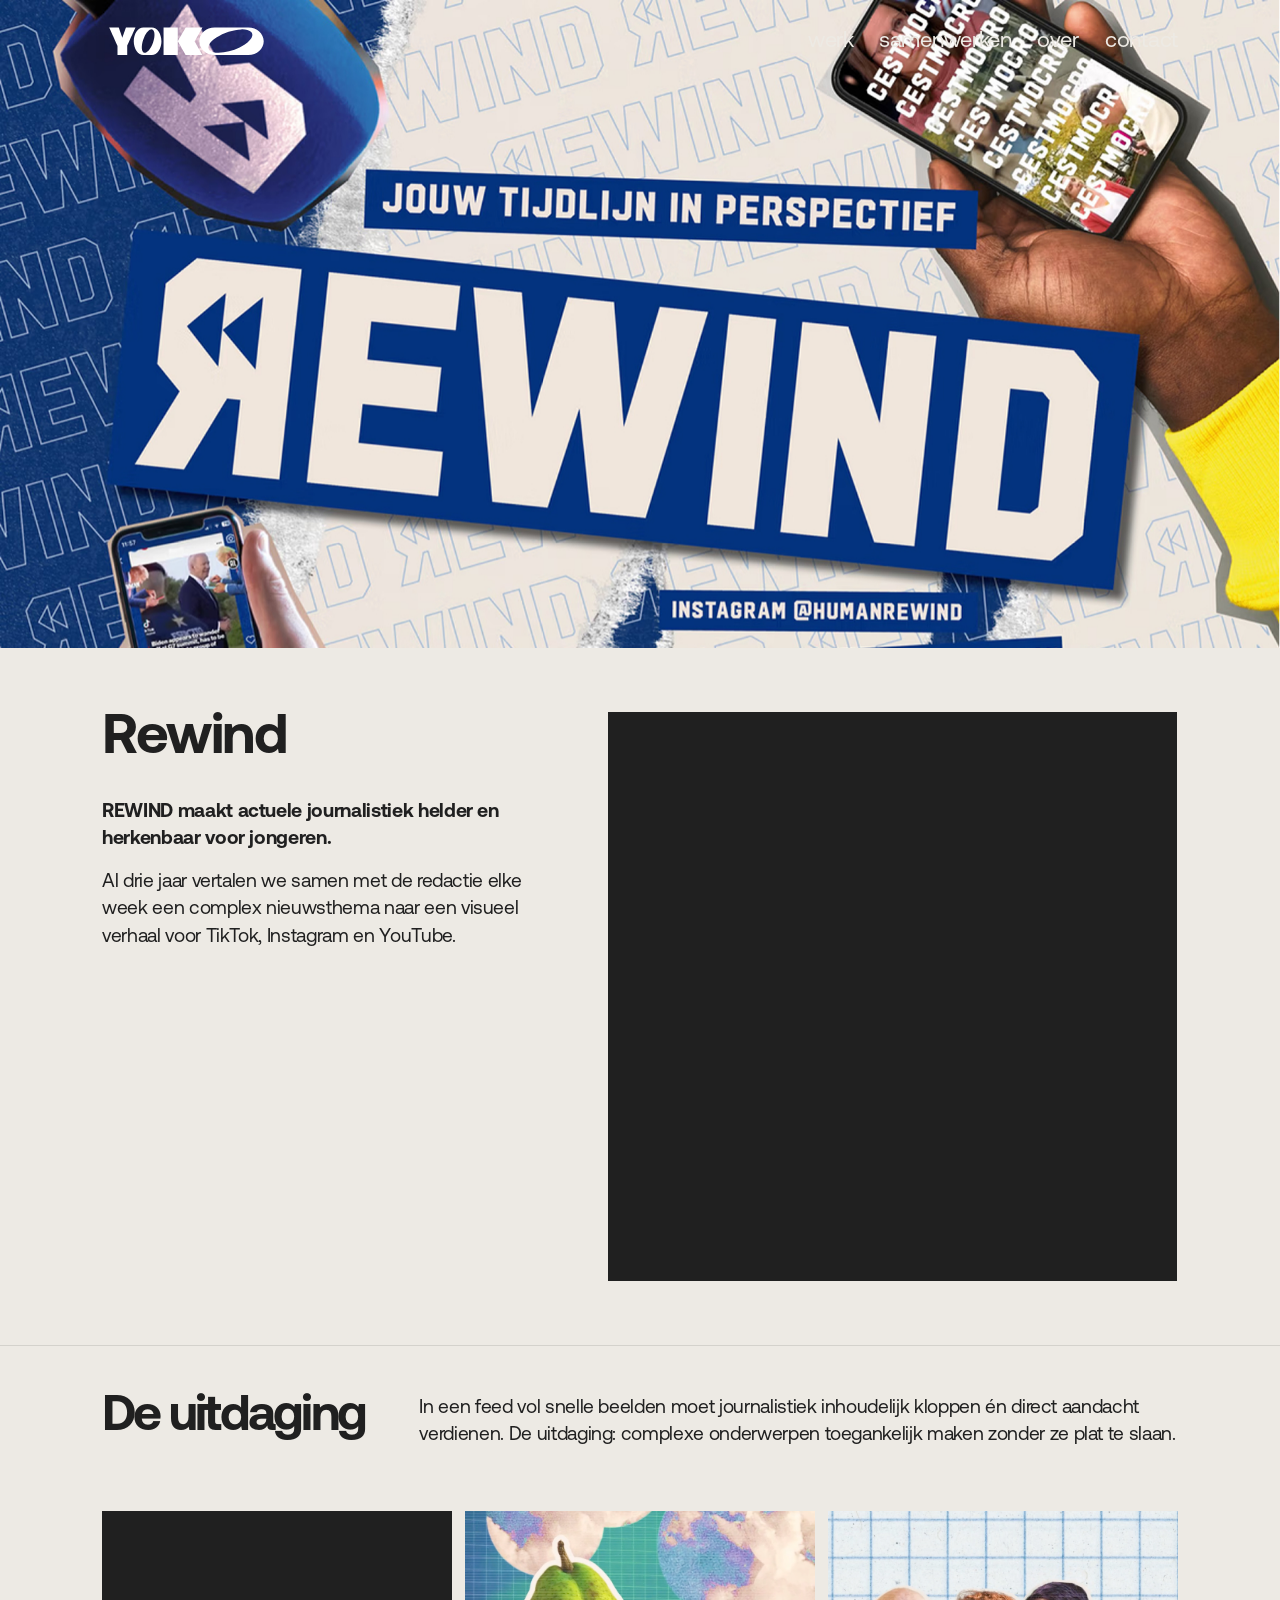
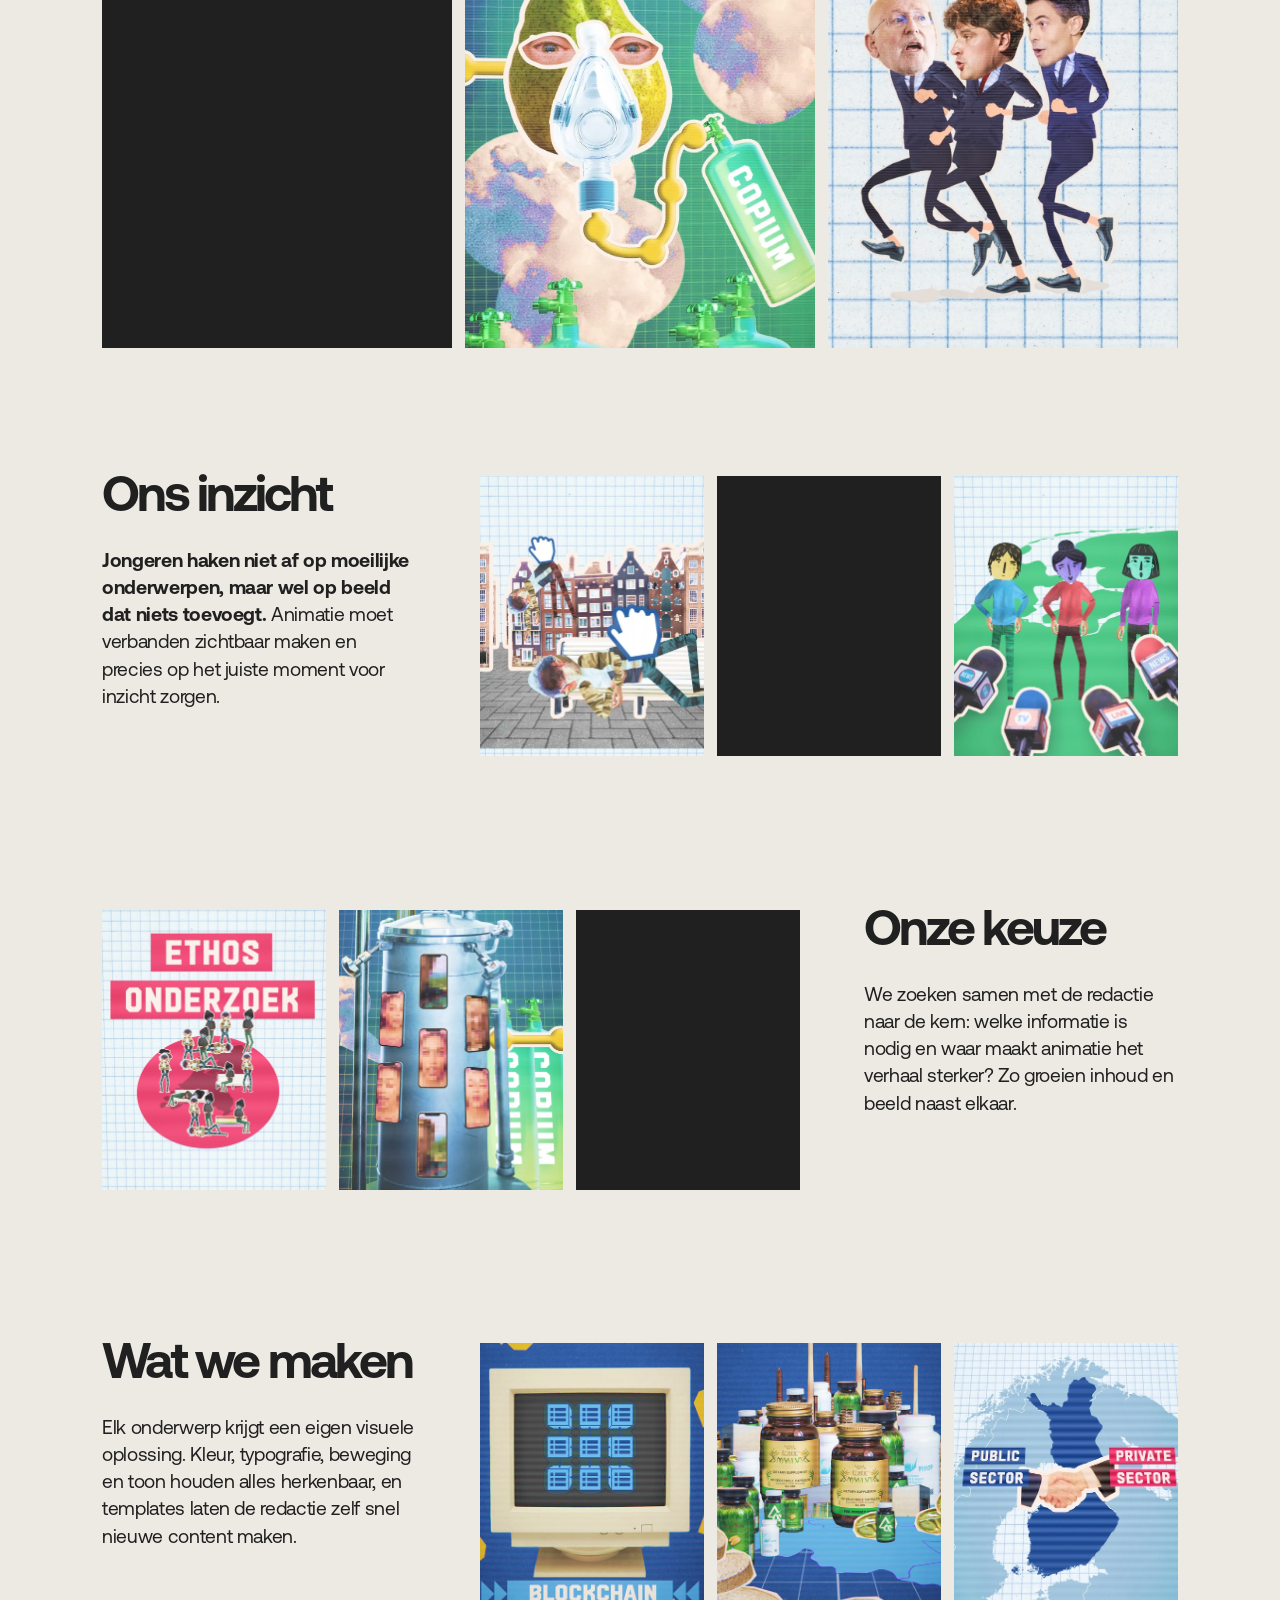
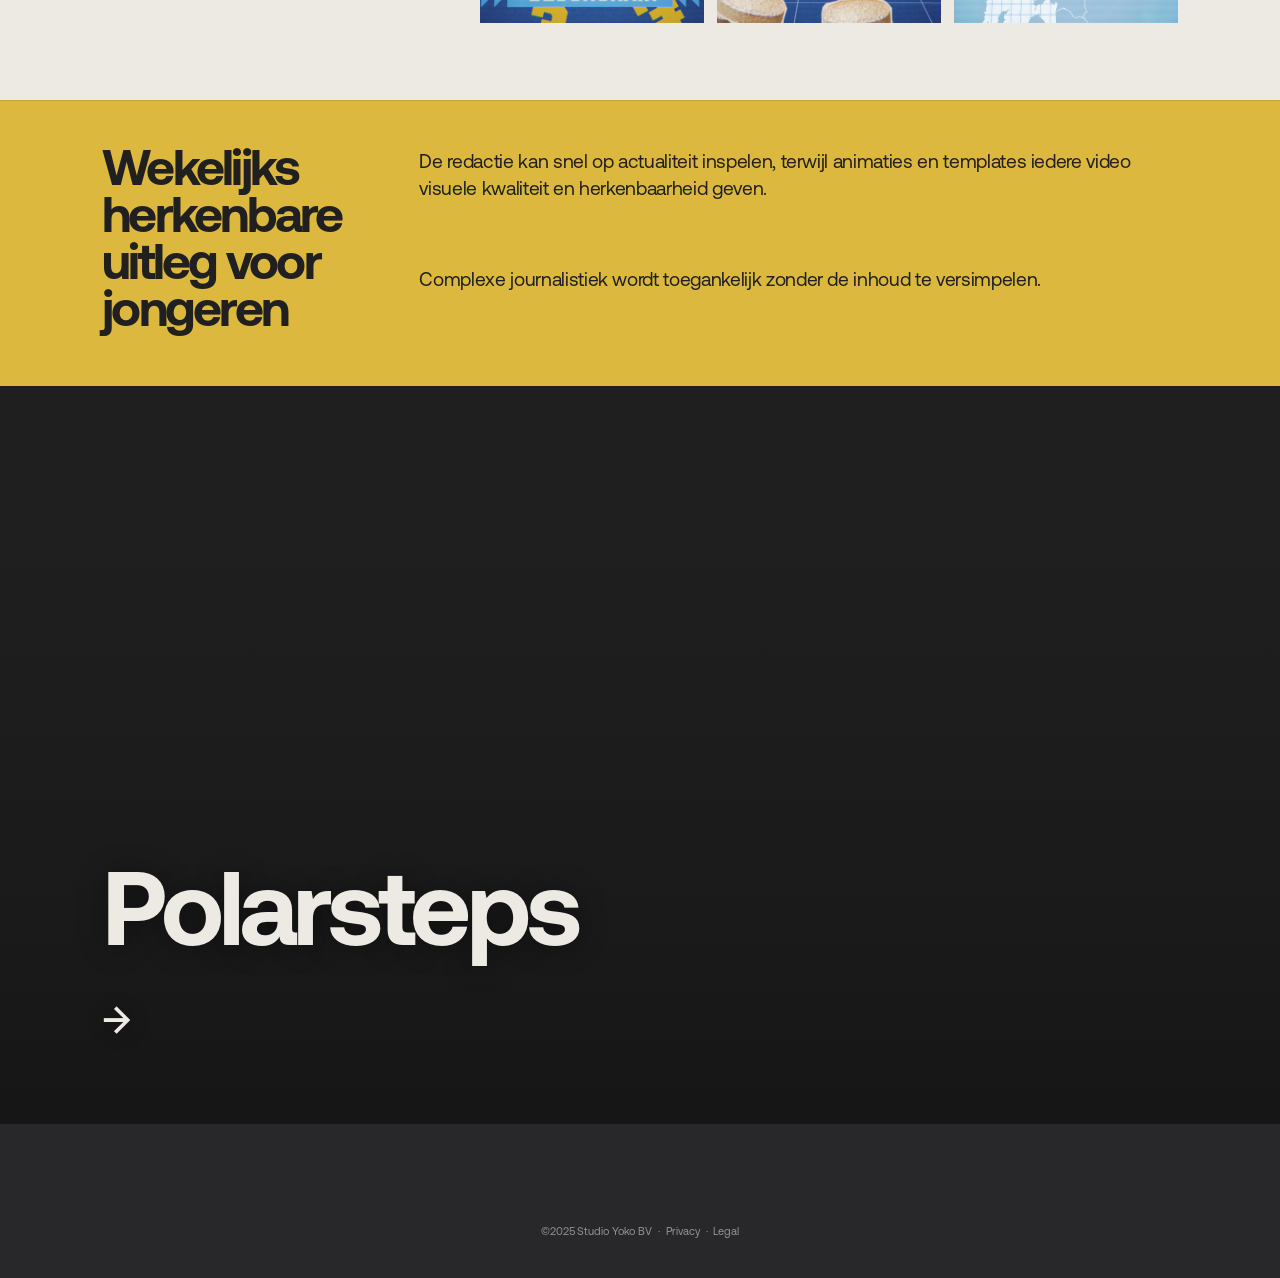
<file: rewind.html>
<!DOCTYPE html>
<html lang="nl">
<head>
    <meta charset="UTF-8">
    <meta name="viewport" content="width=device-width, initial-scale=1.0">
    <title>Rewind — Studio Yoko</title>
    <meta name="description" content="Voor Rewind vertalen we wekelijks ingewikkelde journalistieke thema's naar animaties die een jonge doelgroep bereiken op TikTok, Instagram en YouTube.">
    <link rel="icon" type="image/svg+xml" href="assets/favicon.svg">
    <link rel="icon" type="image/png" href="assets/favicon.png">
    <link rel="apple-touch-icon" href="assets/apple-touch-icon.png">
    <link rel="stylesheet" href="css/style.css?v=186">
    <style>
        .rewind-hero {
            min-height: 42svh;
            position: relative;
            overflow: hidden;
            background: var(--dark);
        }
        .rewind-hero__img {
            position: absolute;
            inset: 0;
            width: 100%;
            height: 100%;
            object-fit: cover;
            object-position: center top;
        }
        .page--rewind .case-narrative__intro { padding:clamp(46px,5vw,76px) var(--pad-x); overflow:visible; }
        .page--rewind .case-narrative__intro-inner { display:grid; grid-template-columns:minmax(0,.86fr) minmax(420px,1.14fr); gap:clamp(42px,6vw,100px); width:100%; max-width:none; margin:0; align-items:start; }
        .page--rewind .case-narrative__title { max-width:690px; margin:0 0 clamp(24px,2.5vw,36px); font-size:clamp(40px,4.4vw,76px); line-height:.98; letter-spacing:-.025em; }
        .page--rewind .case-narrative__intro-copy { max-width:690px; margin:0; gap:.8em; font-size:clamp(17px,1.3vw,22px); }
        .rewind-intro__copy { min-width:0; position:sticky; top:clamp(88px,8vw,128px); }
        .rewind-intro__media { width:100%; margin:0; overflow:hidden; background:var(--dark); }
        .rewind-intro__media :is(img,video) { width:100%; aspect-ratio:1/1; display:block; object-fit:cover; object-position:center; }
        .page--rewind .case-narrative__section { padding-block:clamp(34px,3.8vw,58px); }
        .rewind-gallery-row { width:calc(100% - (2 * var(--pad-x))); margin:clamp(8px,1vw,18px) auto clamp(34px,4vw,64px); display:grid; grid-template-columns:repeat(3,minmax(0,1fr)); gap:clamp(8px,1vw,18px); }
        .rewind-gallery-row__item { min-width:0; margin:0; overflow:hidden; background:var(--dark); }
        .rewind-gallery-row__item :is(img,video) { width:100%; aspect-ratio:4/5; display:block; object-fit:cover; }
        .page--rewind .case-narrative__inner { grid-template-columns:minmax(220px,.52fr) minmax(0,1.48fr); gap:clamp(28px,4vw,72px); }
        .page--rewind .case-narrative__label { max-width:14ch; font-size:clamp(34px,3.9vw,64px); }
        .page--rewind .case-narrative__copy { max-width:66ch; font-size:clamp(20px,1.48vw,27px); }
        .rewind-statement { padding:clamp(48px,5vw,78px) var(--pad-x); background:var(--accent); color:var(--dark); }
        .rewind-statement p { max-width:24ch; margin:0; font-size:clamp(34px,4.6vw,76px); font-weight:700; line-height:1; letter-spacing:0; }
        .rewind-result { background:var(--highlight); color:var(--dark); }
        .page--rewind .case-next__title { font-weight:400; }
        @media(max-width:820px){.page--rewind .case-narrative__intro-inner{grid-template-columns:1fr}.rewind-intro__copy{position:static}}
        @media(max-width:720px){.page--rewind{--rewind-mobile-pad:20px}.page--rewind .case-narrative__intro,.page--rewind .case-narrative__section,.rewind-statement{padding-left:var(--rewind-mobile-pad);padding-right:var(--rewind-mobile-pad)}.page--rewind .case-narrative__intro{padding-top:32px;padding-bottom:36px}.page--rewind .case-narrative__title{font-size:clamp(38px,12vw,54px)}.page--rewind .case-narrative__copy,.page--rewind .case-narrative__intro-copy{font-size:17px;line-height:1.45}.rewind-gallery-row{width:calc(100% - (2 * var(--rewind-mobile-pad)));grid-template-columns:1fr}.rewind-gallery-row__item :is(img,video){aspect-ratio:4/5}}
    </style>
</head>
<body class="page--case page--rewind">

    <!-- ===== NAVIGATIE ===== -->
    <nav class="nav nav--dark" id="nav">
        <a href="index.html" class="nav__logo"><div class="nav__logo-ani" id="navLogoAni" role="img" aria-label="Studio Yoko"></div></a>
        <div class="nav__links">
            <a href="work.html">werk</a>
            <a href="samenwerken.html">samenwerken</a>
            <a href="about.html">over</a>
            <a href="/#contact">contact</a>
        </div>
        <button class="nav__toggle" id="navToggle" aria-label="Menu" aria-expanded="false"><span></span><span></span><span></span></button>
    </nav>

    <!-- ===== HERO ===== -->
    <section class="rewind-hero" id="case-hero">
        <img class="rewind-hero__img" src="assets/cases/rewind/thumb.jpg" alt="REWIND-logo op blauwe rasterachtergrond">
    </section>

    <main>
        <section class="case-narrative__intro">
            <div class="case-narrative__intro-inner js-fade">
                <div class="rewind-intro__copy"><h1 class="case-narrative__title">Rewind</h1><div class="case-narrative__intro-copy"><p><strong>REWIND maakt actuele journalistiek helder en herkenbaar voor jongeren.</strong></p><p>Al drie jaar vertalen we samen met de redactie elke week een complex nieuwsthema naar een visueel verhaal voor TikTok, Instagram en YouTube.</p></div></div>
                <figure class="rewind-intro__media"><video autoplay muted loop playsinline preload="metadata" aria-label="Compilatie van REWIND-animaties, fragment drie"><source src="assets/cases/rewind/gallery/rewind-fragment-03.mp4" type="video/mp4"></video></figure>
            </div>
        </section>

        <section class="case-narrative__section">
            <div class="case-narrative__inner js-fade">
                <h2 class="case-narrative__label">De uitdaging</h2>
                <div class="case-narrative__copy">
                    <p>In een feed vol snelle beelden moet journalistiek inhoudelijk kloppen én direct aandacht verdienen. De uitdaging: complexe onderwerpen toegankelijk maken zonder ze plat te slaan.</p>
                </div>
            </div>
        </section>

        <div class="rewind-gallery-row js-fade" aria-label="Voorbeelden van REWIND-animaties">
            <figure class="rewind-gallery-row__item"><video autoplay muted loop playsinline preload="none" data-lazy-autoplay aria-label="REWIND-animatie, fragment één"><source data-src="assets/cases/rewind/gallery/rewind-fragment-01.mp4" type="video/mp4"></video></figure>
            <figure class="rewind-gallery-row__item"><img src="assets/cases/rewind/gallery/rewind-still-01.jpg" alt="Still uit een REWIND-animatie" loading="lazy"></figure>
            <figure class="rewind-gallery-row__item"><img src="assets/cases/rewind/gallery/rewind-still-02.jpg" alt="Still uit een REWIND-animatie" loading="lazy"></figure>
        </div>

        <section class="case-split">
            <div class="case-split__text js-fade">
                <h2 class="case-narrative__label">Ons inzicht</h2>
                <div class="case-narrative__copy">
                    <p><strong>Jongeren haken niet af op moeilijke onderwerpen, maar wel op beeld dat niets toevoegt.</strong> Animatie moet verbanden zichtbaar maken en precies op het juiste moment voor inzicht zorgen.</p>
                </div>
            </div>
            <div class="case-split__media">
                <div class="rewind-gallery-row js-fade" aria-label="Meer voorbeelden van REWIND-animaties">
            <figure class="rewind-gallery-row__item"><img src="assets/cases/rewind/gallery/rewind-still-03.jpg" alt="Still uit een REWIND-animatie" loading="lazy"></figure>
            <figure class="rewind-gallery-row__item"><video autoplay muted loop playsinline preload="none" data-lazy-autoplay aria-label="REWIND-animatie, fragment twee"><source data-src="assets/cases/rewind/gallery/rewind-fragment-02.mp4" type="video/mp4"></video></figure>
            <figure class="rewind-gallery-row__item"><img src="assets/cases/rewind/gallery/rewind-still-04.jpg" alt="Still uit een REWIND-animatie" loading="lazy"></figure>
        </div>
            </div>
        </section>

        <section class="case-split case-split--reverse">
            <div class="case-split__text js-fade">
                <h2 class="case-narrative__label">Onze keuze</h2>
                <div class="case-narrative__copy">
                    <p>We zoeken samen met de redactie naar de kern: welke informatie is nodig en waar maakt animatie het verhaal sterker? Zo groeien inhoud en beeld naast elkaar.</p>
                </div>
            </div>
            <div class="case-split__media">
                <div class="rewind-gallery-row js-fade" aria-label="Nog meer voorbeelden van REWIND-animaties">
            <figure class="rewind-gallery-row__item"><img src="assets/cases/rewind/gallery/rewind-still-05.jpg" alt="Still uit een REWIND-animatie" loading="lazy"></figure>
            <figure class="rewind-gallery-row__item"><img src="assets/cases/rewind/gallery/rewind-still-06.jpg" alt="Still uit een REWIND-animatie" loading="lazy"></figure>
            <figure class="rewind-gallery-row__item"><video autoplay muted loop playsinline preload="none" data-lazy-autoplay aria-label="REWIND-animatie, fragment drie"><source data-src="assets/cases/rewind/gallery/rewind-fragment-03.mp4" type="video/mp4"></video></figure>
        </div>
            </div>
        </section>

        <section class="case-split">
            <div class="case-split__text js-fade">
                <h2 class="case-narrative__label">Wat we maken</h2>
                <div class="case-narrative__copy">
                    <p>Elk onderwerp krijgt een eigen visuele oplossing. Kleur, typografie, beweging en toon houden alles herkenbaar, en templates laten de redactie zelf snel nieuwe content maken.</p>
                </div>
            </div>
            <div class="case-split__media">
                <div class="rewind-gallery-row js-fade" aria-label="Voorbeelden van wat we voor REWIND maken">
            <figure class="rewind-gallery-row__item"><img src="assets/cases/rewind/gallery/rewind-what-blockchain.jpg" alt="REWIND-visual over blockchain" loading="lazy"></figure>
            <figure class="rewind-gallery-row__item"><img src="assets/cases/rewind/gallery/rewind-what-supplements.jpg" alt="REWIND-visual over supplementen" loading="lazy"></figure>
            <figure class="rewind-gallery-row__item"><img src="assets/cases/rewind/gallery/rewind-what-public-private.jpg" alt="REWIND-visual over de publieke en private sector" loading="lazy"></figure>
        </div>
            </div>
        </section>

        <section class="case-narrative__section rewind-result">
            <div class="case-narrative__inner js-fade">
                <h2 class="case-narrative__label">Wekelijks herkenbare uitleg voor jongeren</h2>
                <div class="case-narrative__copy">
                    <p>De redactie kan snel op actualiteit inspelen, terwijl animaties en templates iedere video visuele kwaliteit en herkenbaarheid geven.</p><p>Complexe journalistiek wordt toegankelijk zonder de inhoud te versimpelen.</p>
                </div>
            </div>
        </section>

    </main>

    <!-- ===== NEXT CASE ===== -->
    <section class="case-next" id="case-next">
        <a class="case-next__link" href="polarsteps.html">
            <h2 class="case-next__title">Polarsteps</h2>
            <div class="case-next__arrow">→</div>
        </a>
    </section>

    <!-- ===== FOOTER ===== -->
    <footer class="footer" id="contact">
        <svg class="footer__ok" aria-hidden="true" viewBox="0 0 600 600" xmlns="http://www.w3.org/2000/svg">
            <circle cx="300" cy="300" r="300" fill="#2C272C"/>
            <path d="M281.479 101.464C289.079 101.464 295.908 105.402 300.534 112.716C312.429 131.282 320.69 151.423 325.426 173.139C325.757 174.601 326.087 175.952 327.409 177.527C329.391 169.763 331.264 162.112 333.356 154.348C334.127 151.31 334.898 148.047 336.33 145.234C339.855 138.37 346.684 134.545 353.733 134.545C356.156 134.545 358.579 134.995 360.892 135.895C370.805 139.833 375.871 149.96 373.118 160.874C366.84 185.853 360.451 210.832 354.063 235.924L442.067 415.842C448.786 431.144 437.992 448.36 421.581 448.585L335.119 449.26C335.009 449.26 335.009 449.26 334.898 449.26C334.458 449.26 334.127 449.26 333.797 449.26C325.536 448.81 318.267 443.409 314.852 435.645L298.551 398.739L298.992 397.276C291.833 404.59 283.242 410.328 273.219 414.266C258.019 420.23 243.37 423.268 229.162 423.268C204.269 423.268 181.029 413.704 159.992 393.338C152.282 385.799 145.784 376.235 140.937 366.446C132.456 349.231 126.289 331.003 127.39 311.199C127.61 306.698 128.161 301.973 129.703 297.697C132.456 290.046 139.506 285.432 147.105 285.432C148.097 285.432 149.088 285.545 150.189 285.657C159.331 287.12 165.83 294.096 166.491 303.548L166.711 302.985C166.931 308.499 167.702 314.237 169.024 320.088C174.751 345.967 189.4 364.983 202.727 364.983C203.829 364.983 204.82 364.871 205.811 364.646C219.91 361.383 226.298 336.066 220.02 308.161C214.292 282.282 199.643 263.266 186.316 263.266C185.215 263.266 184.223 263.379 183.232 263.604C177.945 264.841 170.566 270.805 167.702 277.331C165.389 278.344 162.856 279.019 160.212 279.019C159.111 279.019 157.899 278.906 156.688 278.681C142.479 275.531 139.726 257.753 148.868 246.051C164.178 226.585 184.334 217.359 208.675 217.246C208.785 217.246 208.785 217.246 208.895 217.246C220.681 217.246 231.695 220.622 243.48 225.797C238.854 212.858 233.237 201.718 225.527 192.042C219.469 184.503 212.861 177.864 206.472 171.001C200.194 164.362 197.991 154.573 201.185 146.472C204.71 137.695 212.53 132.069 221.672 132.069C221.672 132.069 221.672 132.069 221.782 132.069C227.84 132.069 233.017 134.32 237.532 138.483C256.807 156.261 271.677 177.189 281.81 201.606C282.471 203.181 283.131 204.644 284.563 206.107C284.563 204.756 284.453 203.406 284.453 202.056C282.911 178.54 275.642 157.049 263.085 137.245C254.164 123.293 261.213 105.29 276.743 101.914C278.395 101.577 279.937 101.464 281.479 101.464Z" fill="#DCB83E"/>
        </svg>
        <p class="footer__legal">©2025 Studio Yoko BV&nbsp;&nbsp;·&nbsp;&nbsp;Privacy&nbsp;&nbsp;·&nbsp;&nbsp;Legal</p>
    </footer>

    <script src="data/cases.js?v=8"></script>
    <script src="js/lottie.min.js?v=1"></script>
    <script src="js/main.js?v=51"></script>
    <script>
        document.addEventListener('DOMContentLoaded', () => {
            const nav = document.getElementById('nav');
            const hero = document.getElementById('case-hero');
            if (nav && hero) {
                const obs = new IntersectionObserver(([e]) => {
                    nav.classList.toggle('is-past-hero', !e.isIntersecting);
                }, { threshold: 0.05 });
                obs.observe(hero);
            }
            const targets = document.querySelectorAll('.js-fade');
            const observer = new IntersectionObserver(
                entries => entries.forEach(e => {
                    if (e.isIntersecting) {
                        e.target.classList.add('is-visible');
                        observer.unobserve(e.target);
                    }
                }),
                { threshold: 0.08, rootMargin: '0px 0px -32px 0px' }
            );
            targets.forEach(el => observer.observe(el));
        });
    </script>
</body>
</html>
</file>
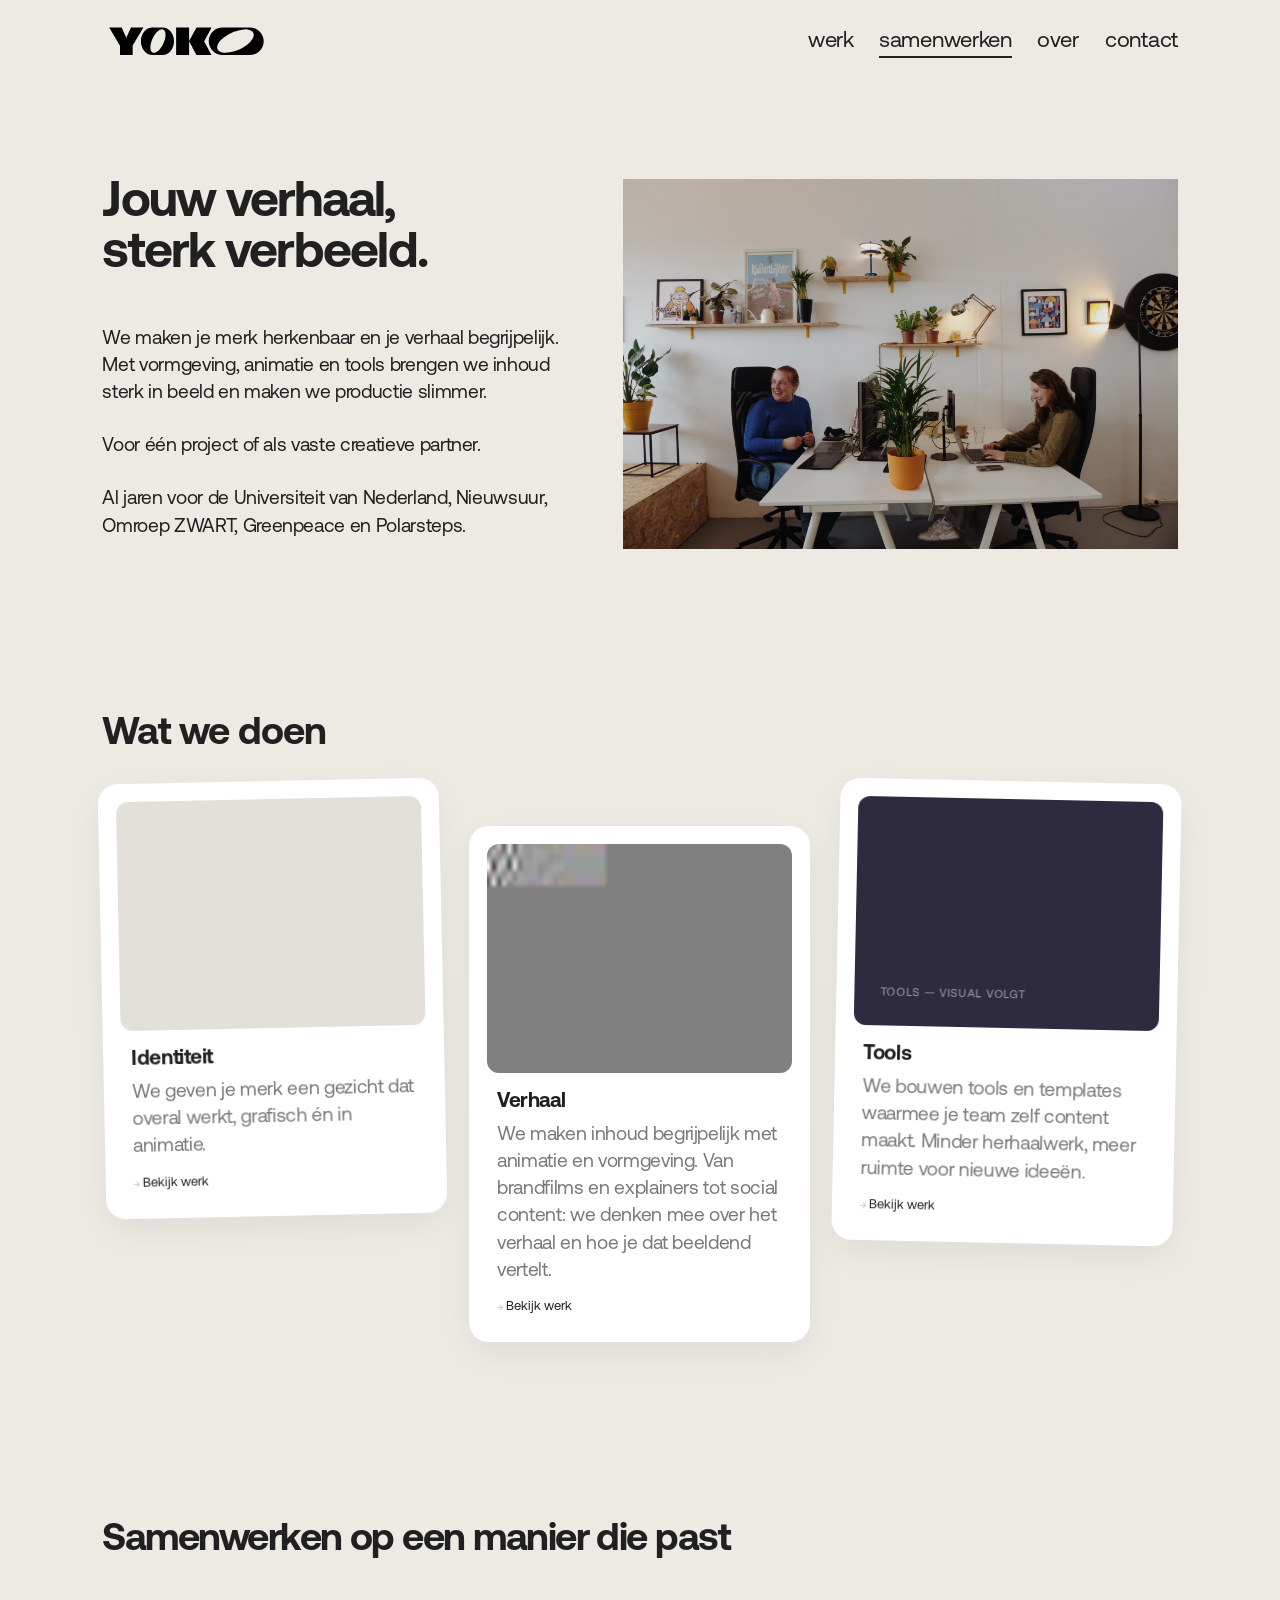
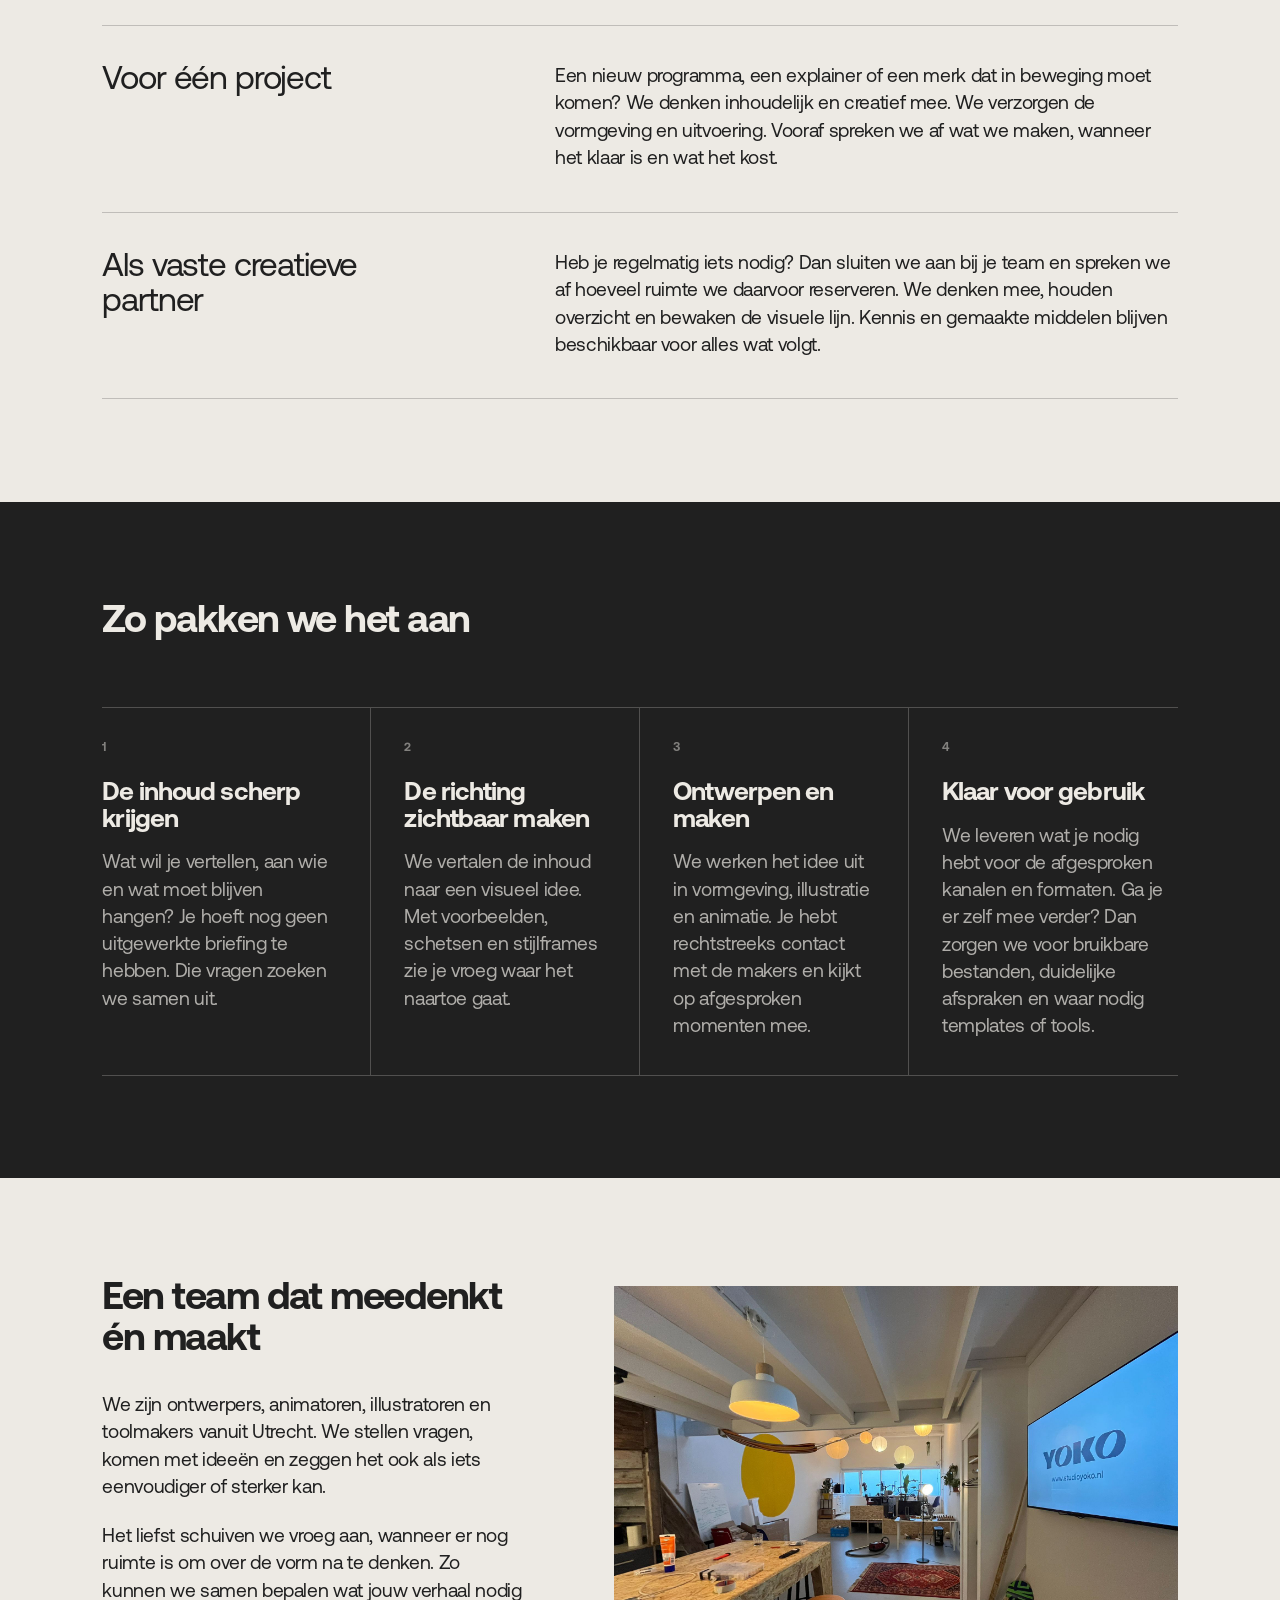
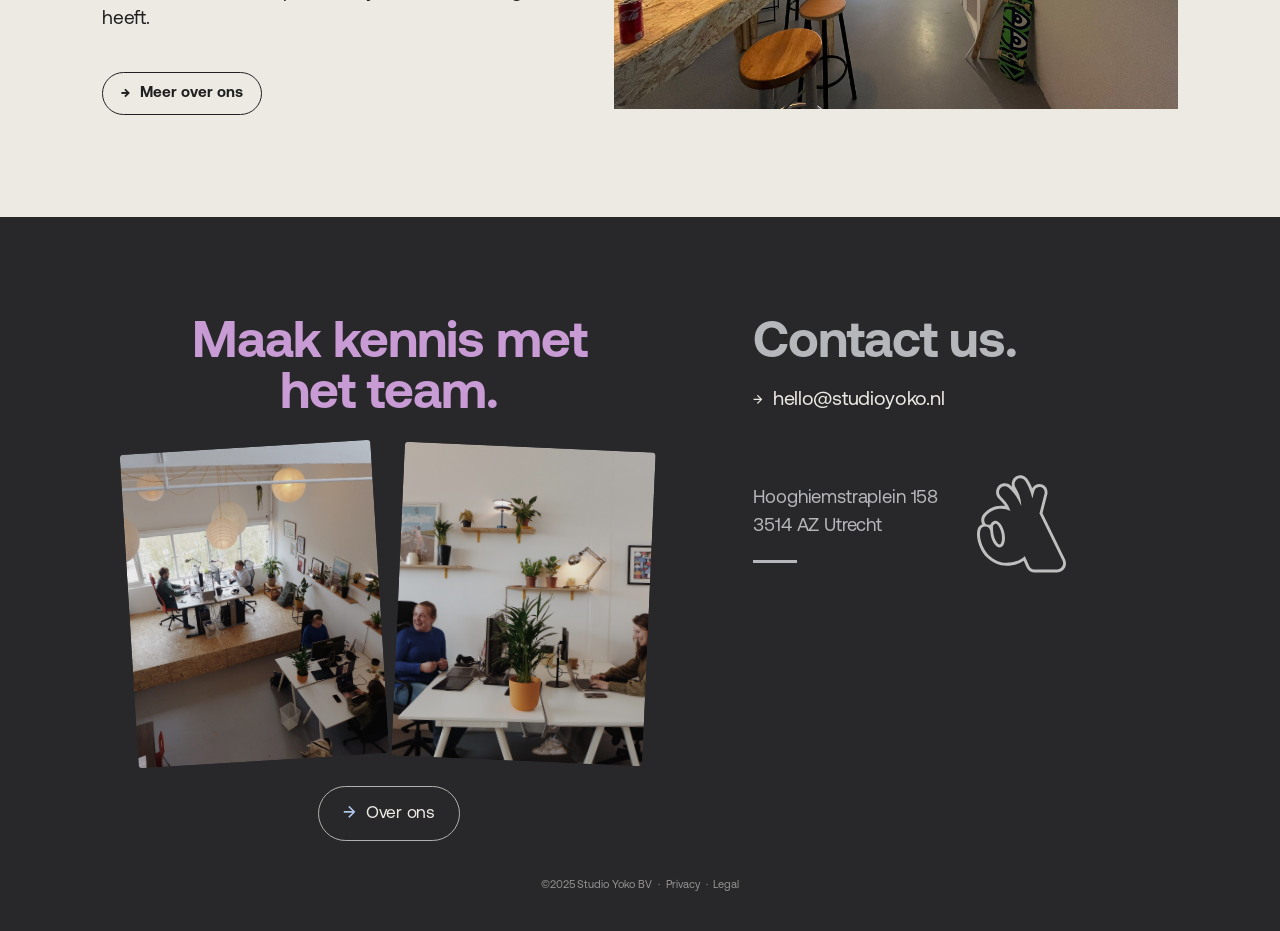
<file: samenwerken.html>
<!DOCTYPE html>
<html lang="nl">
<head>
    <meta charset="UTF-8">
    <meta name="viewport" content="width=device-width, initial-scale=1.0">
    <title>Samenwerken — Studio Yoko</title>
    <meta name="description" content="Studio Yoko brengt jouw verhaal helder en herkenbaar in beeld. Vormgeving, animatie en tools, voor één project of als vaste creatieve partner.">
    <link rel="icon" type="image/svg+xml" href="assets/favicon.svg">
    <link rel="icon" type="image/png" href="assets/favicon.png">
    <link rel="apple-touch-icon" href="assets/apple-touch-icon.png">
    <link rel="stylesheet" href="css/style.css?v=186">
    <style>
        .collab-type h3 { font-weight: 400; }
        .collab-more__copy .collab-expect__copy { margin-top: 28px; }
        .collab-contact-intro { max-width: 42ch; font-size: var(--type-body); line-height: 1.55; margin-top: 28px; }
        .collab-expect { grid-template-columns:minmax(300px,.72fr) minmax(0,1.28fr); }
        .collab-expect__copy { max-width:70ch; }
        .collab__hero h1 { white-space:normal; }
        .collab__hero-text, .collab-more__copy { min-width:0; }
        .collab__hero { display:block; }
        .collab__hero-image { margin-top:30px; }
        .collab__hero-image img { aspect-ratio:3/2; }
        .collab-more { display:block; }
        .collab-more__image { margin-top:30px; }
        .collab-more__image img { aspect-ratio:4/3; }
        @media(min-width:961px) {
            .collab__hero { display:grid; grid-template-columns:minmax(0,0.9fr) minmax(340px,1.05fr); column-gap:clamp(28px,3.5vw,72px); align-items:start; }
            .collab-more { display:grid; grid-template-columns:minmax(0,0.9fr) minmax(360px,1.2fr); }
            .collab__hero-image, .collab-more__image { margin-top:0; }
        }
        @media(max-width:960px) {
            .collab__hero, .collab-expect, .collab-more { grid-template-columns:minmax(0,1fr); gap:30px; }
            .collab__hero-copy, .collab-expect__copy { max-width:100%; }
            .collab__hero-image img { aspect-ratio:4/3; }
        }
    </style>
</head>
<body class="page--studio">

    <!-- ===== NAVIGATIE ===== -->
    <nav class="nav" id="nav">
        <a href="index.html" class="nav__logo"><div class="nav__logo-ani" id="navLogoAni" role="img" aria-label="Studio Yoko"></div></a>
        <div class="nav__links">
            <a href="work.html">werk</a>
            <a href="samenwerken.html" class="nav__link--active">samenwerken</a>
            <a href="about.html">over</a>
            <a href="index.html#contact">contact</a>
        </div>
        <button class="nav__toggle" id="navToggle" aria-label="Menu" aria-expanded="false"><span></span><span></span><span></span></button>
    </nav>

    <main class="collab">
        <header class="collab__hero js-fade">
            <div class="collab__hero-text">
                <h1>Jouw verhaal,<br>sterk verbeeld.</h1>
                <div class="collab__hero-copy">
                    <p>We maken je merk herkenbaar en je verhaal begrijpelijk. Met vormgeving, animatie en tools brengen we inhoud sterk in beeld en maken we productie slimmer.</p>
                    <p>Voor één project of als vaste creatieve partner.</p>
                    <p>Al jaren voor de Universiteit van Nederland, Nieuwsuur, Omroep ZWART, Greenpeace en Polarsteps.</p>
                </div>
            </div>
            <figure class="collab__hero-image">
                <img src="assets/about-02.jpg" alt="Het team van Studio Yoko aan het werk">
            </figure>
        </header>

        <section class="studio">
            <!-- Wat we doen (verplaatst vanaf Over) -->
            <div class="studio__block studio__block--wide js-fade">
                <h2 class="studio__h2">Wat we doen</h2>
                <div class="studio__does">
                    <a class="studio__do" href="work.html?filter=vorm">
                        <div class="studio__do-visual">
                            <video autoplay muted loop playsinline>
                                <source src="assets/videos/showreel.mp4" type="video/mp4">
                            </video>
                        </div>
                        <div class="studio__do-text">
                            <h3>Identiteit</h3>
                            <p>We geven je merk een gezicht dat overal werkt, grafisch én in animatie.</p>
                            <span class="studio__do-cta"><span class="cta-arrow">→</span> Bekijk werk</span>
                        </div>
                    </a>
                    <a class="studio__do" href="work.html?filter=verhaal">
                        <div class="studio__do-visual">
                            <video autoplay muted loop playsinline poster="assets/cases/greenpeace/thumb.jpg">
                                <source src="assets/cases/greenpeace/Tippingpoint_header_lq.mp4" type="video/mp4">
                            </video>
                        </div>
                        <div class="studio__do-text">
                            <h3>Verhaal</h3>
                            <p>We maken inhoud begrijpelijk met animatie en vormgeving. Van brandfilms en explainers tot social content: we denken mee over het verhaal en hoe je dat beeldend vertelt.</p>
                            <span class="studio__do-cta"><span class="cta-arrow">→</span> Bekijk werk</span>
                        </div>
                    </a>
                    <a class="studio__do" href="work.html?filter=tools">
                        <div class="studio__do-visual studio__do-visual--ph" style="background:#2E2A3F;">
                            <span class="studio__do-ph-label">Tools — visual volgt</span>
                        </div>
                        <div class="studio__do-text">
                            <h3>Tools</h3>
                            <p>We bouwen tools en templates waarmee je team zelf content maakt. Minder herhaalwerk, meer ruimte voor nieuwe ideeën.</p>
                            <span class="studio__do-cta"><span class="cta-arrow">→</span> Bekijk werk</span>
                        </div>
                    </a>
                </div>
            </div>
        </section>

        <section class="collab__section js-fade">
            <h2>Samenwerken op een manier die past</h2>
            <div class="collab-types">
                <article class="collab-type">
                    <h3>Voor één project</h3>
                    <p>Een nieuw programma, een explainer of een merk dat in beweging moet komen? We denken inhoudelijk en creatief mee. We verzorgen de vormgeving en uitvoering. Vooraf spreken we af wat we maken, wanneer het klaar is en wat het kost.</p>
                </article>
                <article class="collab-type">
                    <h3>Als vaste creatieve partner</h3>
                    <p>Heb je regelmatig iets nodig? Dan sluiten we aan bij je team en spreken we af hoeveel ruimte we daarvoor reserveren. We denken mee, houden overzicht en bewaken de visuele lijn. Kennis en gemaakte middelen blijven beschikbaar voor alles wat volgt.</p>
                </article>
            </div>
        </section>

        <section class="collab__section collab__section--process js-fade">
            <h2>Zo pakken we het aan</h2>
            <div class="collab-process">
                <article class="collab-step">
                    <span>1</span>
                    <h3>De inhoud scherp krijgen</h3>
                    <p>Wat wil je vertellen, aan wie en wat moet blijven hangen? Je hoeft nog geen uitgewerkte briefing te hebben. Die vragen zoeken we samen uit.</p>
                </article>
                <article class="collab-step">
                    <span>2</span>
                    <h3>De richting zichtbaar maken</h3>
                    <p>We vertalen de inhoud naar een visueel idee. Met voorbeelden, schetsen en stijlframes zie je vroeg waar het naartoe gaat.</p>
                </article>
                <article class="collab-step">
                    <span>3</span>
                    <h3>Ontwerpen en maken</h3>
                    <p>We werken het idee uit in vormgeving, illustratie en animatie. Je hebt rechtstreeks contact met de makers en kijkt op afgesproken momenten mee.</p>
                </article>
                <article class="collab-step">
                    <span>4</span>
                    <h3>Klaar voor gebruik</h3>
                    <p>We leveren wat je nodig hebt voor de afgesproken kanalen en formaten. Ga je er zelf mee verder? Dan zorgen we voor bruikbare bestanden, duidelijke afspraken en waar nodig templates of tools.</p>
                </article>
            </div>
        </section>

        <section class="collab-more js-fade">
            <div class="collab-more__copy">
                <h2>Een team dat meedenkt én maakt</h2>
                <div class="collab-expect__copy">
                    <p>We zijn ontwerpers, animatoren, illustratoren en toolmakers vanuit Utrecht. We stellen vragen, komen met ideeën en zeggen het ook als iets eenvoudiger of sterker kan.</p>
                    <p>Het liefst schuiven we vroeg aan, wanneer er nog ruimte is om over de vorm na te denken. Zo kunnen we samen bepalen wat jouw verhaal nodig heeft.</p>
                </div>
                <a href="about.html" class="collab-more__link"><span aria-hidden="true">→</span> Meer over ons</a>
            </div>
            <figure class="collab-more__image">
                <img src="assets/about-03.jpg" alt="De studio van Studio Yoko in Utrecht">
            </figure>
        </section>
    </main>

    <!-- ===== FOOTER ===== -->
    <footer class="footer" id="contact">
        <svg class="footer__ok" aria-hidden="true" viewBox="0 0 600 600" xmlns="http://www.w3.org/2000/svg">
            <circle cx="300" cy="300" r="300" fill="#2C272C"/>
            <path d="M281.479 101.464C289.079 101.464 295.908 105.402 300.534 112.716C312.429 131.282 320.69 151.423 325.426 173.139C325.757 174.601 326.087 175.952 327.409 177.527C329.391 169.763 331.264 162.112 333.356 154.348C334.127 151.31 334.898 148.047 336.33 145.234C339.855 138.37 346.684 134.545 353.733 134.545C356.156 134.545 358.579 134.995 360.892 135.895C370.805 139.833 375.871 149.96 373.118 160.874C366.84 185.853 360.451 210.832 354.063 235.924L442.067 415.842C448.786 431.144 437.992 448.36 421.581 448.585L335.119 449.26C335.009 449.26 335.009 449.26 334.898 449.26C334.458 449.26 334.127 449.26 333.797 449.26C325.536 448.81 318.267 443.409 314.852 435.645L298.551 398.739L298.992 397.276C291.833 404.59 283.242 410.328 273.219 414.266C258.019 420.23 243.37 423.268 229.162 423.268C204.269 423.268 181.029 413.704 159.992 393.338C152.282 385.799 145.784 376.235 140.937 366.446C132.456 349.231 126.289 331.003 127.39 311.199C127.61 306.698 128.161 301.973 129.703 297.697C132.456 290.046 139.506 285.432 147.105 285.432C148.097 285.432 149.088 285.545 150.189 285.657C159.331 287.12 165.83 294.096 166.491 303.548L166.711 302.985C166.931 308.499 167.702 314.237 169.024 320.088C174.751 345.967 189.4 364.983 202.727 364.983C203.829 364.983 204.82 364.871 205.811 364.646C219.91 361.383 226.298 336.066 220.02 308.161C214.292 282.282 199.643 263.266 186.316 263.266C185.215 263.266 184.223 263.379 183.232 263.604C177.945 264.841 170.566 270.805 167.702 277.331C165.389 278.344 162.856 279.019 160.212 279.019C159.111 279.019 157.899 278.906 156.688 278.681C142.479 275.531 139.726 257.753 148.868 246.051C164.178 226.585 184.334 217.359 208.675 217.246C208.785 217.246 208.785 217.246 208.895 217.246C220.681 217.246 231.695 220.622 243.48 225.797C238.854 212.858 233.237 201.718 225.527 192.042C219.469 184.503 212.861 177.864 206.472 171.001C200.194 164.362 197.991 154.573 201.185 146.472C204.71 137.695 212.53 132.069 221.672 132.069C221.672 132.069 221.672 132.069 221.782 132.069C227.84 132.069 233.017 134.32 237.532 138.483C256.807 156.261 271.677 177.189 281.81 201.606C282.471 203.181 283.131 204.644 284.563 206.107C284.563 204.756 284.453 203.406 284.453 202.056C282.911 178.54 275.642 157.049 263.085 137.245C254.164 123.293 261.213 105.29 276.743 101.914C278.395 101.577 279.937 101.464 281.479 101.464Z" fill="#DCB83E"/>
        </svg>
        <div class="footer__cols">
            <section class="footer__team js-fade">
                <h2 class="footer__title">Maak kennis met het team.</h2>
                <div class="footer__photos">
                    <img src="assets/about-01.jpg" alt="Studio Yoko team" class="footer__photo">
                    <img src="assets/about-02.jpg" alt="Studio Yoko team" class="footer__photo">
                </div>
                <a href="about.html" class="cta-link footer__cta"><span class="cta-arrow">→</span> Over ons</a>
            </section>
            <section class="footer__contact footer__contact--direct footer__contact--compact">
                <p class="footer__label">Contact</p>
                <h2 class="footer__title">Contact us.</h2>
                <div class="footer__info">
                    <a href="mailto:hello@studioyoko.nl" class="cta-link footer__email">
                        <span class="cta-arrow">→</span> hello@studioyoko.nl
                    </a>
                    <div class="footer__contact-details">
                    <address class="footer__address">
                        Hooghiemstraplein 158<br>
                        3514 AZ Utrecht
                    </address>
                    <img class="footer__contact-symbol" src="assets/cursor-ok.svg" alt="" aria-hidden="true">
                    </div>
                </div>
            </section>
        </div>
        <p class="footer__legal">©2025 Studio Yoko BV&nbsp;&nbsp;·&nbsp;&nbsp;Privacy&nbsp;&nbsp;·&nbsp;&nbsp;Legal</p>
    </footer>

    <script src="js/lottie.min.js?v=1"></script>
    <script src="js/main.js?v=51"></script>
</body>
</html>
</file>
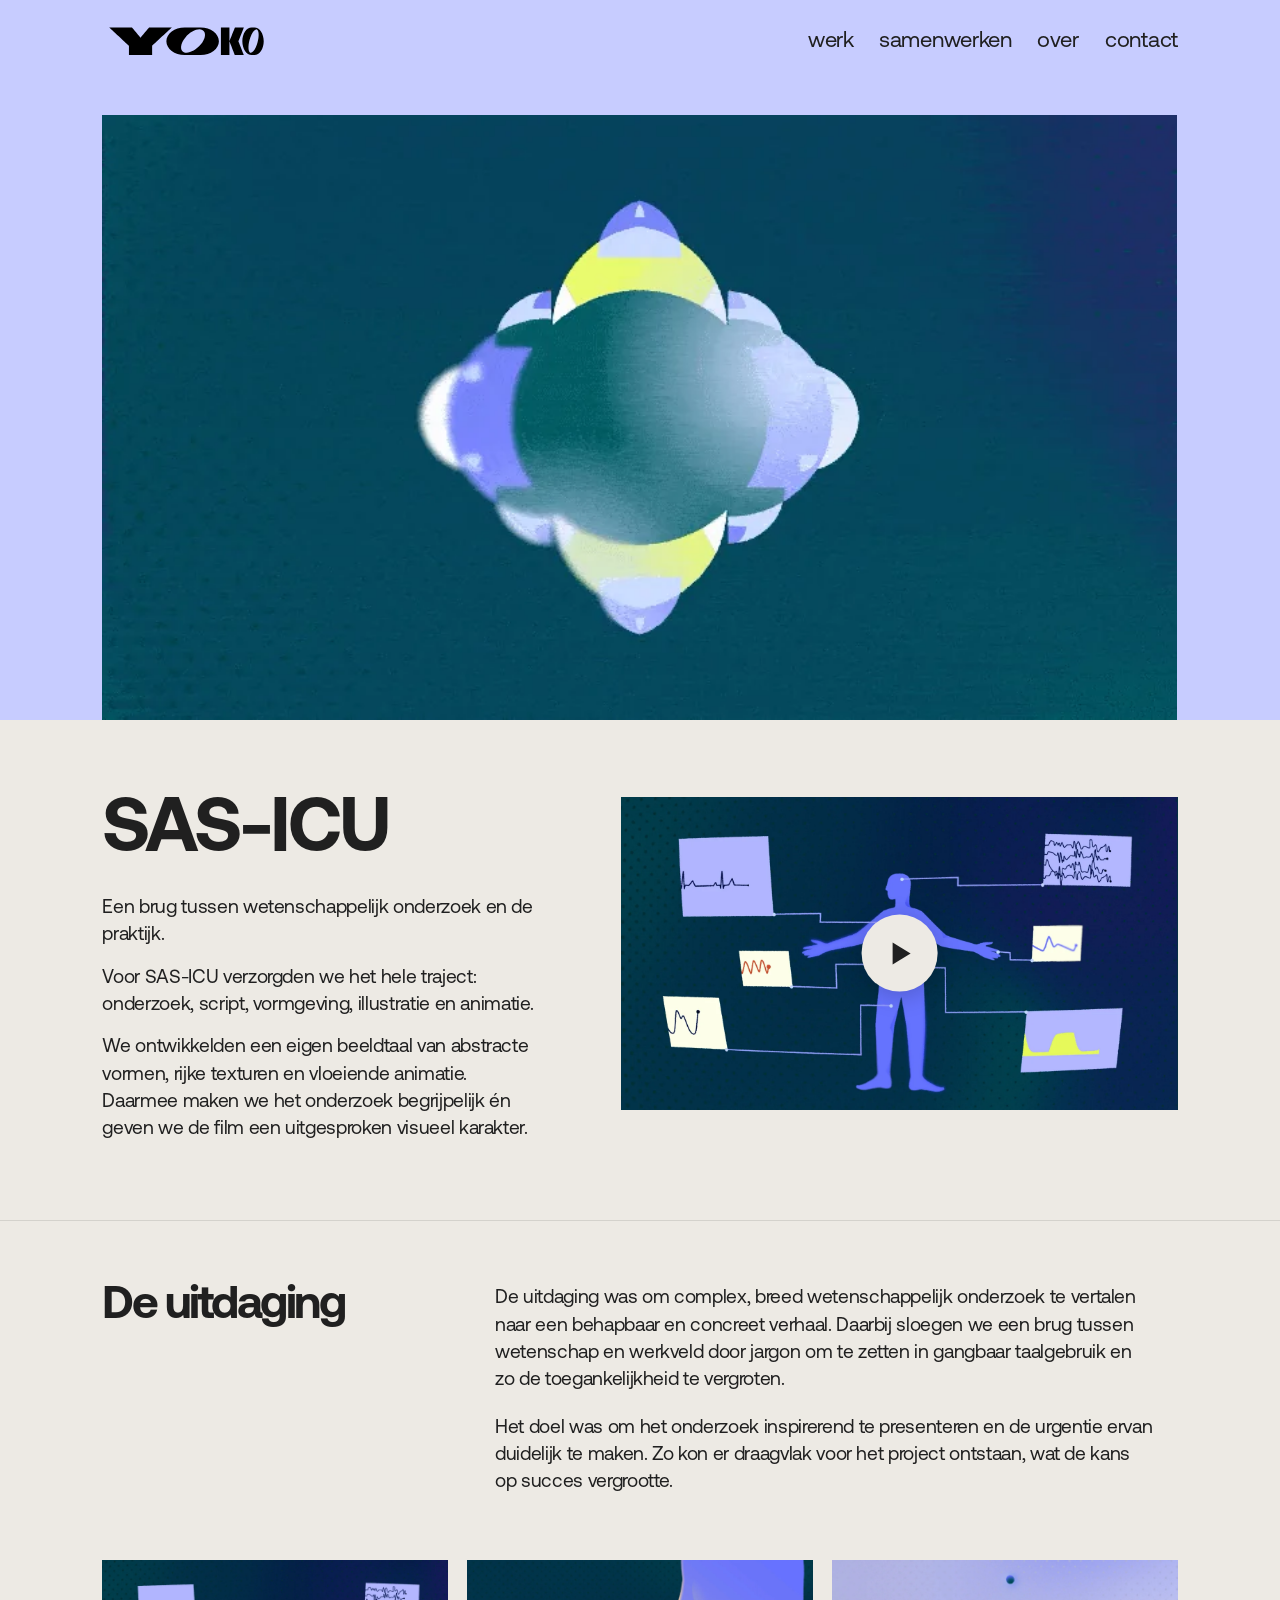
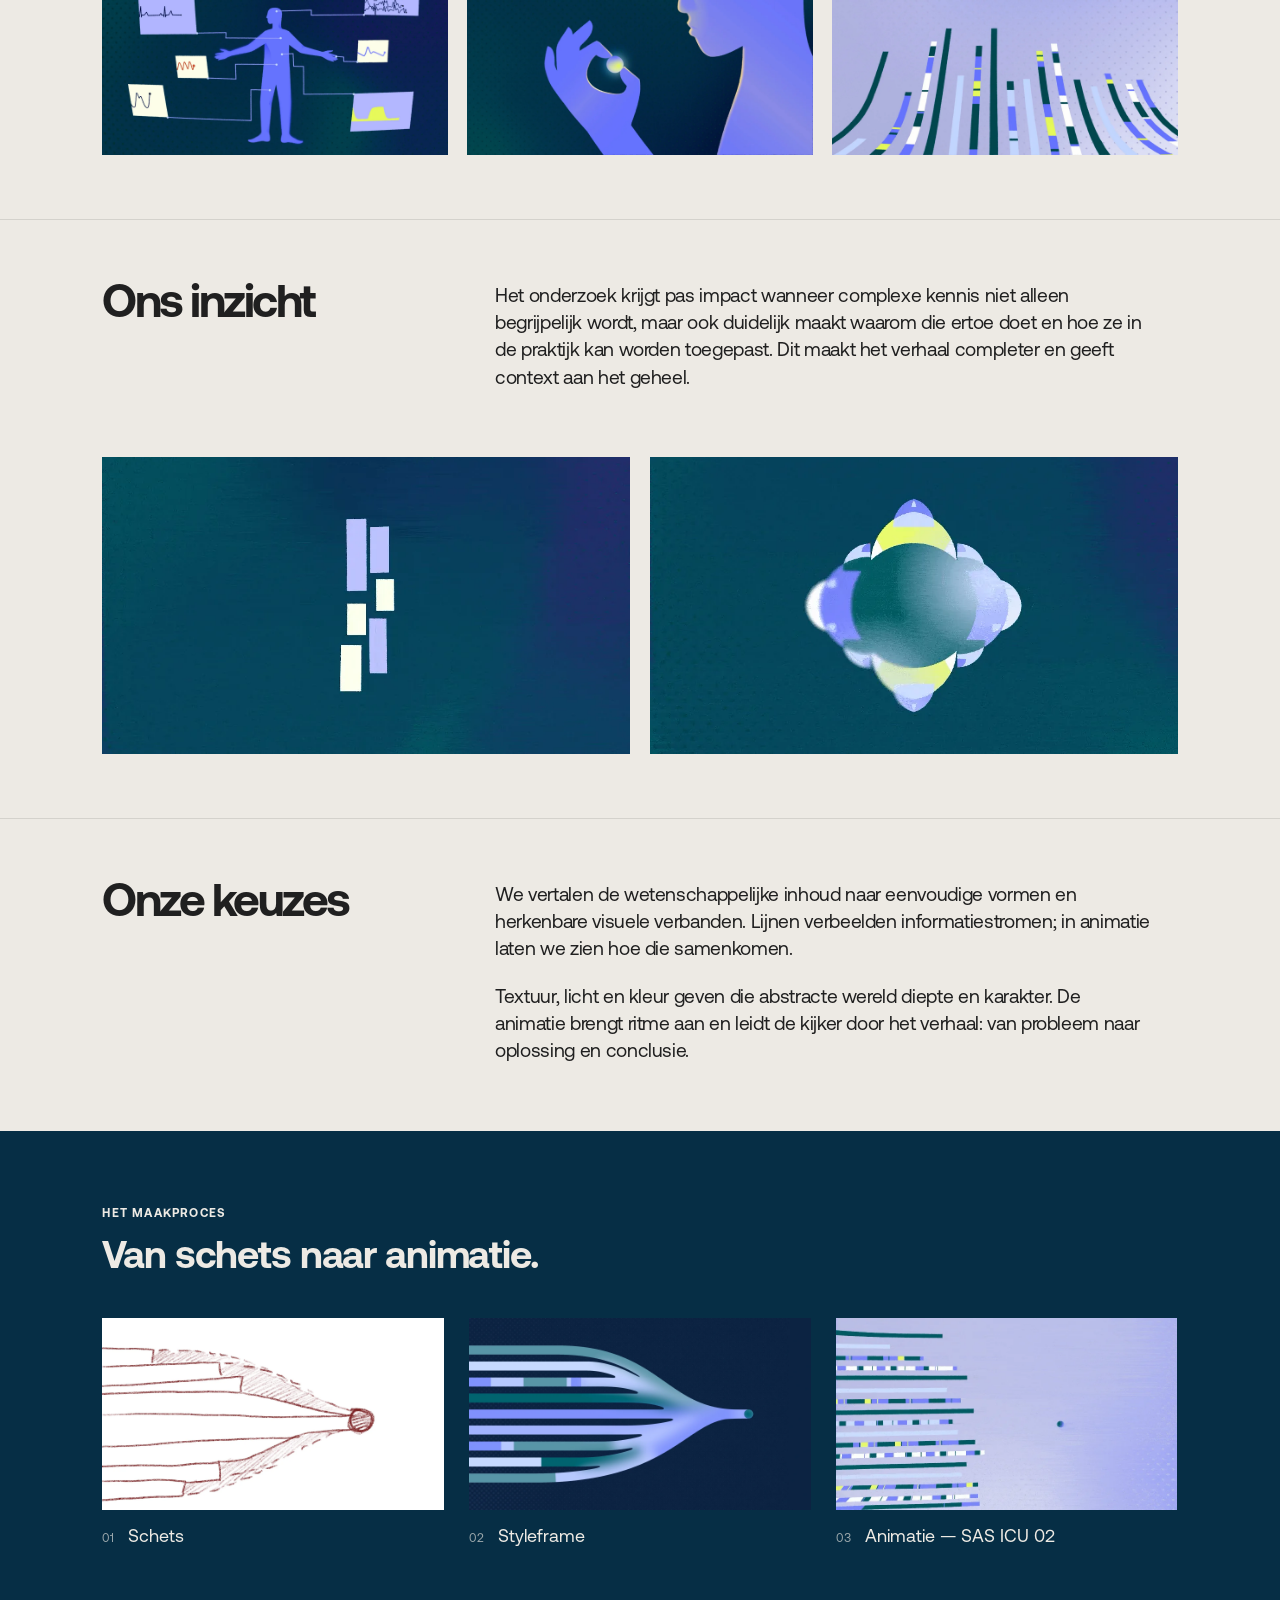
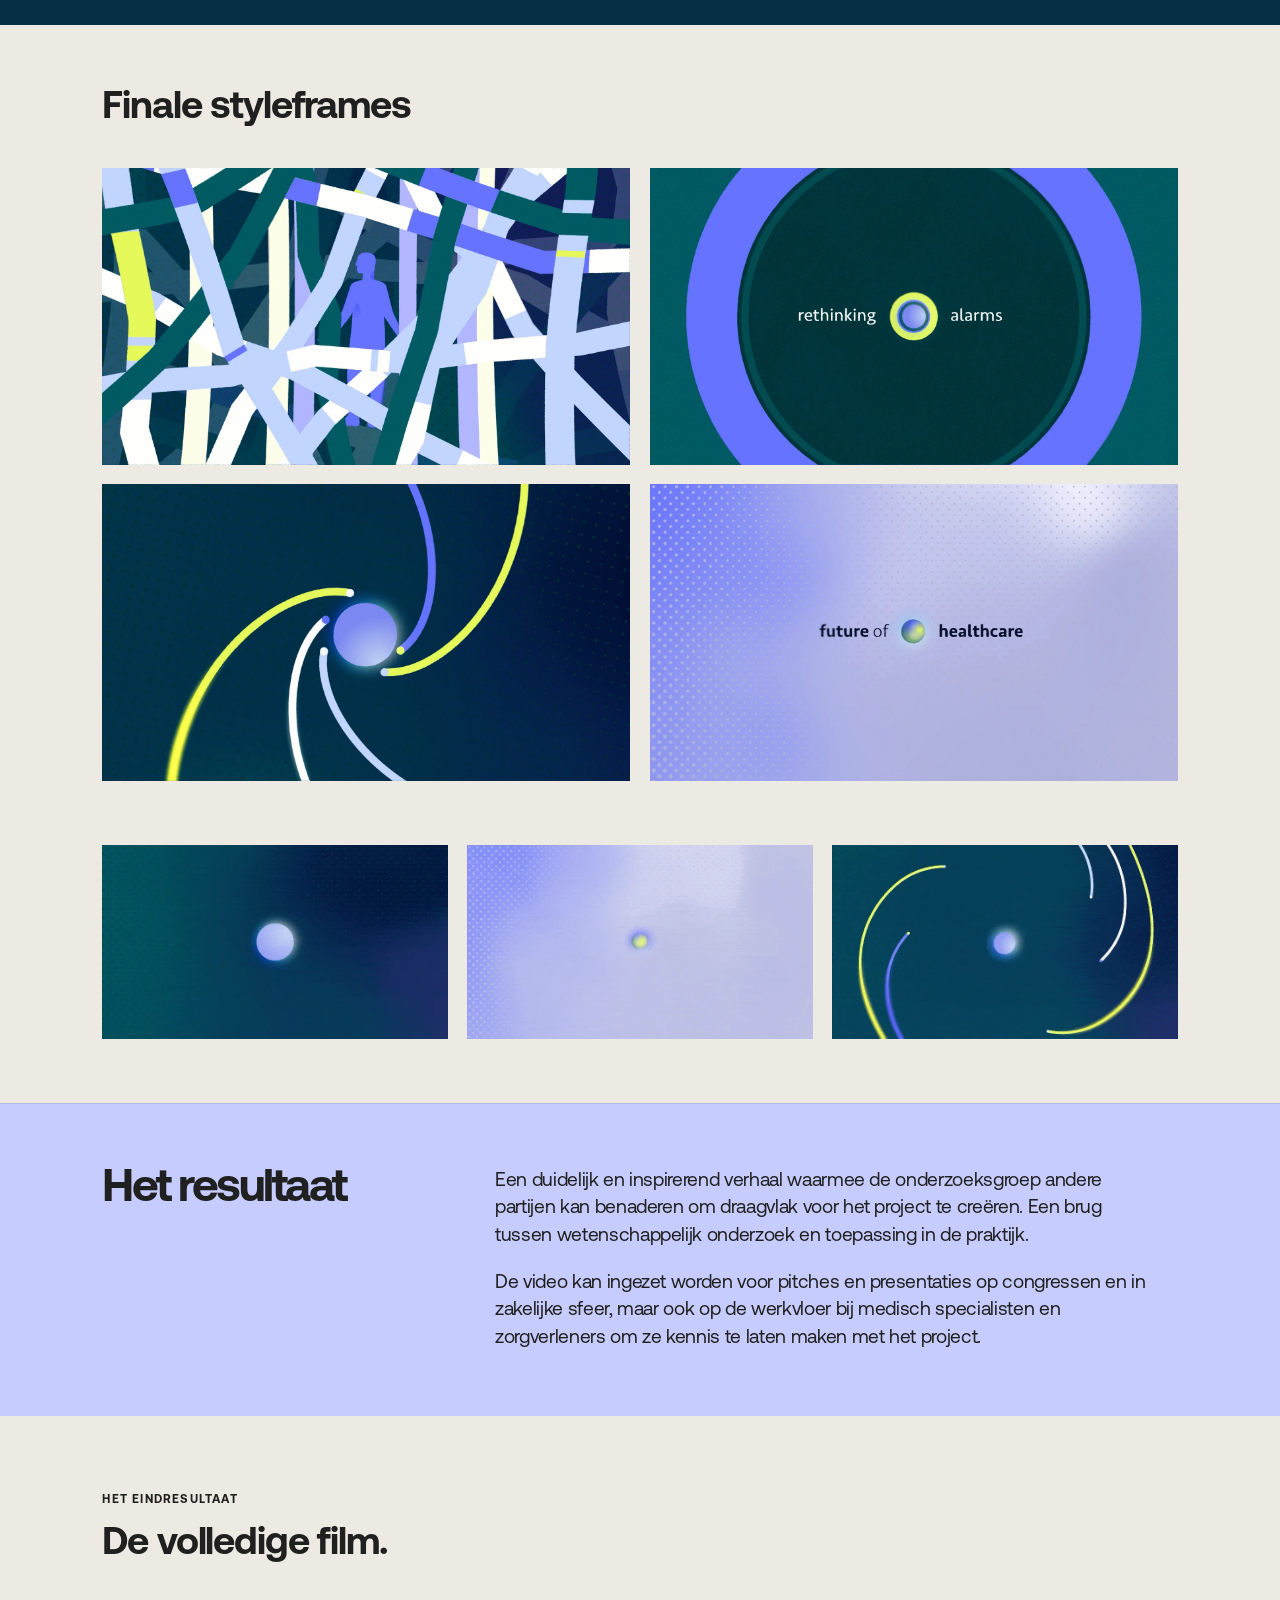
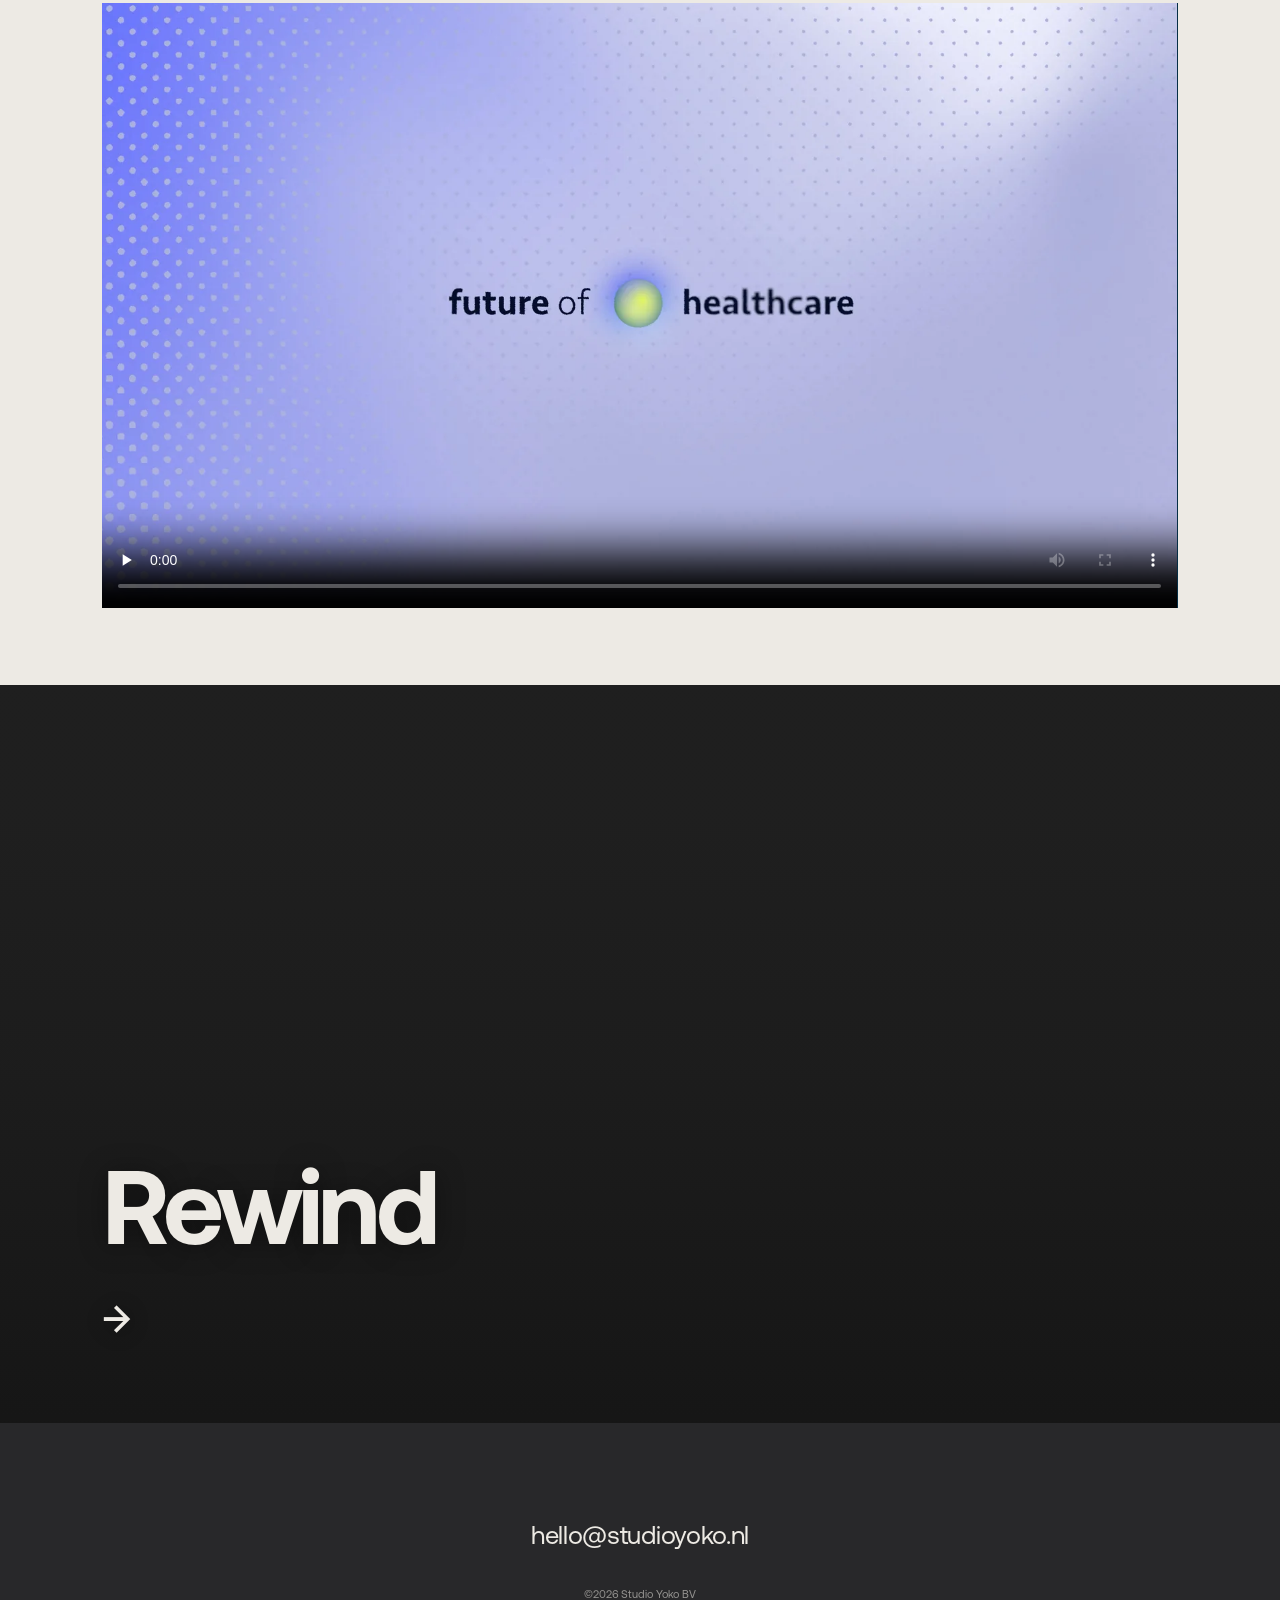
<file: sas.html>
<!DOCTYPE html>
<html lang="nl">
<head>
    <meta charset="UTF-8">
    <meta name="viewport" content="width=device-width, initial-scale=1.0">
    <title>SAS-ICU — Studio Yoko</title>
    <meta name="description" content="Voor SAS-ICU vertaalden we complex wetenschappelijk onderzoek naar een helder animatieverhaal. Bekijk het proces van schets tot animatie en de volledige film.">
    <link rel="icon" type="image/svg+xml" href="assets/favicon.svg">
    <link rel="icon" type="image/png" href="assets/favicon.png">
    <link rel="apple-touch-icon" href="assets/apple-touch-icon.png">
    <link rel="stylesheet" href="css/style.css?v=186">
    <link rel="stylesheet" href="css/sas.css?v=3">
</head>
<body class="page--case page--sas">
    <nav class="nav" id="nav">
        <a href="index.html" class="nav__logo"><div class="nav__logo-ani" id="navLogoAni" role="img" aria-label="Studio Yoko"></div></a>
        <div class="nav__links">
            <a href="work.html">werk</a>
            <a href="samenwerken.html">samenwerken</a>
            <a href="about.html">over</a>
            <a href="index.html#contact">contact</a>
        </div>
        <button class="nav__toggle" id="navToggle" aria-label="Menu" aria-expanded="false"><span></span><span></span><span></span></button>
    </nav>

    <header class="sas-hero" id="case-hero">
        <video autoplay muted loop playsinline preload="metadata" poster="assets/cases/sas/animation-04.webp" aria-label="Abstracte vormen uit de SAS-ICU-animatie">
            <source src="assets/cases/sas/animation-04.mp4" type="video/mp4">
        </video>
    </header>

    <main>
        <section class="case-narrative__intro">
            <div class="case-narrative__intro-inner">
                <div class="sas-intro__text">
                    <h1 class="case-narrative__title">SAS-ICU</h1>
                    <div class="case-narrative__intro-copy">
                        <p>Een brug tussen wetenschappelijk onderzoek en de praktijk.</p>
                        <p>Voor SAS-ICU verzorgden we het hele traject: onderzoek, script, vormgeving, illustratie en animatie.</p>
                        <p>We ontwikkelden een eigen beeldtaal van abstracte vormen, rijke texturen en vloeiende animatie. Daarmee maken we het onderzoek begrijpelijk én geven we de film een uitgesproken visueel karakter.</p>
                    </div>
                </div>
                <div class="sas-intro__player">
                    <video class="sas-intro__preview" autoplay muted loop playsinline preload="metadata" poster="assets/cases/sas/frame-004.webp" aria-label="Versnelde preview van de volledige SAS-ICU-film">
                        <source src="assets/cases/sas/film-preview.mp4" type="video/mp4">
                    </video>
                    <video class="sas-intro__film" controls playsinline preload="none" hidden aria-label="Volledige SAS-ICU-film met geluid">
                        <source src="assets/cases/sas/sas-icu-final.mp4" type="video/mp4">
                    </video>
                    <button class="sas-intro__play" type="button" aria-label="Speel de volledige SAS-ICU-film af met geluid"><span aria-hidden="true"></span></button>
                </div>
            </div>
        </section>

        <section class="case-narrative__section">
            <div class="case-narrative__inner">
                <h2 class="case-narrative__label">De uitdaging</h2>
                <div class="case-narrative__copy">
                    <p>De uitdaging was om complex, breed wetenschappelijk onderzoek te vertalen naar een behapbaar en concreet verhaal. Daarbij sloegen we een brug tussen wetenschap en werkveld door jargon om te zetten in gangbaar taalgebruik en zo de toegankelijkheid te vergroten.</p>
                    <p>Het doel was om het onderzoek inspirerend te presenteren en de urgentie ervan duidelijk te maken. Zo kon er draagvlak voor het project ontstaan, wat de kans op succes vergrootte.</p>
                </div>
            </div>
        </section>

        <div class="sas-gallery sas-gallery--three" aria-label="De visuele wereld van SAS-ICU">
            <img src="assets/cases/sas/frame-004.webp" width="1600" height="900" alt="Medische meetgegevens rondom een geabstraheerde patiënt" loading="lazy">
            <img src="assets/cases/sas/frame-001.webp" width="1600" height="900" alt="Een hand houdt een lichtgevende bol vast" loading="lazy">
            <img src="assets/cases/sas/frame-002.webp" width="1600" height="900" alt="Kleurrijke informatiestromen komen samen rondom één punt" loading="lazy">
        </div>

        <section class="case-narrative__section">
            <div class="case-narrative__inner">
                <h2 class="case-narrative__label">Ons inzicht</h2>
                <div class="case-narrative__copy">
                    <p>Het onderzoek krijgt pas impact wanneer complexe kennis niet alleen begrijpelijk wordt, maar ook duidelijk maakt waarom die ertoe doet en hoe ze in de praktijk kan worden toegepast. Dit maakt het verhaal completer en geeft context aan het geheel.</p>
                </div>
            </div>
        </section>

        <div class="sas-gallery sas-gallery--pair" aria-label="Van inhoud naar bewegend beeld">
            <video autoplay muted loop playsinline preload="none" data-lazy-autoplay poster="assets/cases/sas/animation-03.webp" aria-label="SAS-ICU, animatiefragment drie"><source data-src="assets/cases/sas/animation-03.mp4" type="video/mp4"></video>
            <video autoplay muted loop playsinline preload="none" data-lazy-autoplay poster="assets/cases/sas/animation-04.webp" aria-label="SAS-ICU, animatiefragment vier"><source data-src="assets/cases/sas/animation-04.mp4" type="video/mp4"></video>
        </div>

        <section class="case-narrative__section">
            <div class="case-narrative__inner">
                <h2 class="case-narrative__label">Onze keuzes</h2>
                <div class="case-narrative__copy">
                    <p>We vertalen de wetenschappelijke inhoud naar eenvoudige vormen en herkenbare visuele verbanden. Lijnen verbeelden informatiestromen; in animatie laten we zien hoe die samenkomen.</p>
                    <p>Textuur, licht en kleur geven die abstracte wereld diepte en karakter. De animatie brengt ritme aan en leidt de kijker door het verhaal: van probleem naar oplossing en conclusie.</p>
                </div>
            </div>
        </section>

        <section class="sas-process" aria-labelledby="process-title">
            <div class="sas-section-heading">
                <p class="sas-eyebrow">Het maakproces</p>
                <h2 id="process-title">Van schets naar animatie.</h2>
            </div>
            <div class="sas-process__grid">
                <figure>
                    <img src="assets/cases/sas/sketch.webp" width="1600" height="900" alt="Getekende storyboardschets: lijnen komen samen in één punt" loading="lazy">
                    <figcaption><span>01</span> Schets</figcaption>
                </figure>
                <figure>
                    <img src="assets/cases/sas/styleframe.webp" width="1600" height="900" alt="Dezelfde compositie uitgewerkt als styleframe met kleur, licht en textuur" loading="lazy">
                    <figcaption><span>02</span> Styleframe</figcaption>
                </figure>
                <figure>
                    <video autoplay muted loop playsinline preload="none" data-lazy-autoplay poster="assets/cases/sas/animation-02.webp" aria-label="De definitieve geanimeerde scène, SAS ICU 02"><source data-src="assets/cases/sas/animation-02.mp4" type="video/mp4"></video>
                    <figcaption><span>03</span> Animatie — SAS ICU 02</figcaption>
                </figure>
            </div>
        </section>

        <section class="sas-frames" aria-labelledby="frames-title">
            <div class="sas-section-heading"><h2 id="frames-title">Finale styleframes</h2></div>
            <div class="sas-gallery sas-gallery--pair">
                <img src="assets/cases/sas/frame-003.webp" width="1600" height="900" alt="Een patiënt tussen een wirwar van visuele informatiestromen" loading="lazy">
                <img src="assets/cases/sas/frame-005.webp" width="1600" height="900" alt="Rethinking alarms, verbeeld met concentrische cirkels en een lichtgevende kern" loading="lazy">
                <img src="assets/cases/sas/frame-006.webp" width="1600" height="900" alt="Lijnen komen samen rondom een centrale lichtgevende bol" loading="lazy">
                <img src="assets/cases/sas/frame-007.webp" width="1600" height="900" alt="Future of healthcare, het afsluitende beeld van de animatie" loading="lazy">
            </div>
        </section>

        <div class="sas-gallery sas-gallery--three" aria-label="Animatiefragmenten uit de uiteindelijke film">
            <video autoplay muted loop playsinline preload="none" data-lazy-autoplay poster="assets/cases/sas/animation-05.webp" aria-label="SAS-ICU, animatiefragment vijf"><source data-src="assets/cases/sas/animation-05.mp4" type="video/mp4"></video>
            <video autoplay muted loop playsinline preload="none" data-lazy-autoplay poster="assets/cases/sas/animation-06.webp" aria-label="SAS-ICU, animatiefragment zes"><source data-src="assets/cases/sas/animation-06.mp4" type="video/mp4"></video>
            <video autoplay muted loop playsinline preload="none" data-lazy-autoplay poster="assets/cases/sas/animation-07.webp" aria-label="SAS-ICU, animatiefragment zeven"><source data-src="assets/cases/sas/animation-07.mp4" type="video/mp4"></video>
        </div>

        <section class="case-narrative__section sas-result">
            <div class="case-narrative__inner">
                <h2 class="case-narrative__label">Het resultaat</h2>
                <div class="case-narrative__copy">
                    <p>Een duidelijk en inspirerend verhaal waarmee de onderzoeksgroep andere partijen kan benaderen om draagvlak voor het project te creëren. Een brug tussen wetenschappelijk onderzoek en toepassing in de praktijk.</p>
                    <p>De video kan ingezet worden voor pitches en presentaties op congressen en in zakelijke sfeer, maar ook op de werkvloer bij medisch specialisten en zorgverleners om ze kennis te laten maken met het project.</p>
                </div>
            </div>
        </section>

        <section class="sas-film" id="film" aria-labelledby="film-title">
            <div class="sas-section-heading">
                <p class="sas-eyebrow">Het eindresultaat</p>
                <h2 id="film-title">De volledige film.</h2>
            </div>
            <video controls playsinline preload="none" poster="assets/cases/sas/frame-008.webp" aria-label="Volledige SAS-ICU-film met ondertiteling en logo’s">
                <source src="assets/cases/sas/sas-icu-final.mp4" type="video/mp4">
                <p><a href="assets/cases/sas/sas-icu-final.mp4">Bekijk de SAS-ICU-film</a></p>
            </video>
        </section>
    </main>

    <section class="case-next">
        <a class="case-next__link" href="rewind.html"><h2 class="case-next__title">Rewind</h2><div class="case-next__arrow" aria-hidden="true">→</div></a>
    </section>
    <footer class="footer footer--mini">
        <a href="mailto:hello@studioyoko.nl" class="cta-link footer__email">hello@studioyoko.nl</a>
        <p class="footer__legal">©2026 Studio Yoko BV</p>
    </footer>
    <script src="js/lottie.min.js?v=1"></script>
    <script src="js/main.js?v=51"></script>
    <script src="js/sas.js?v=3"></script>
</body>
</html>
</file>
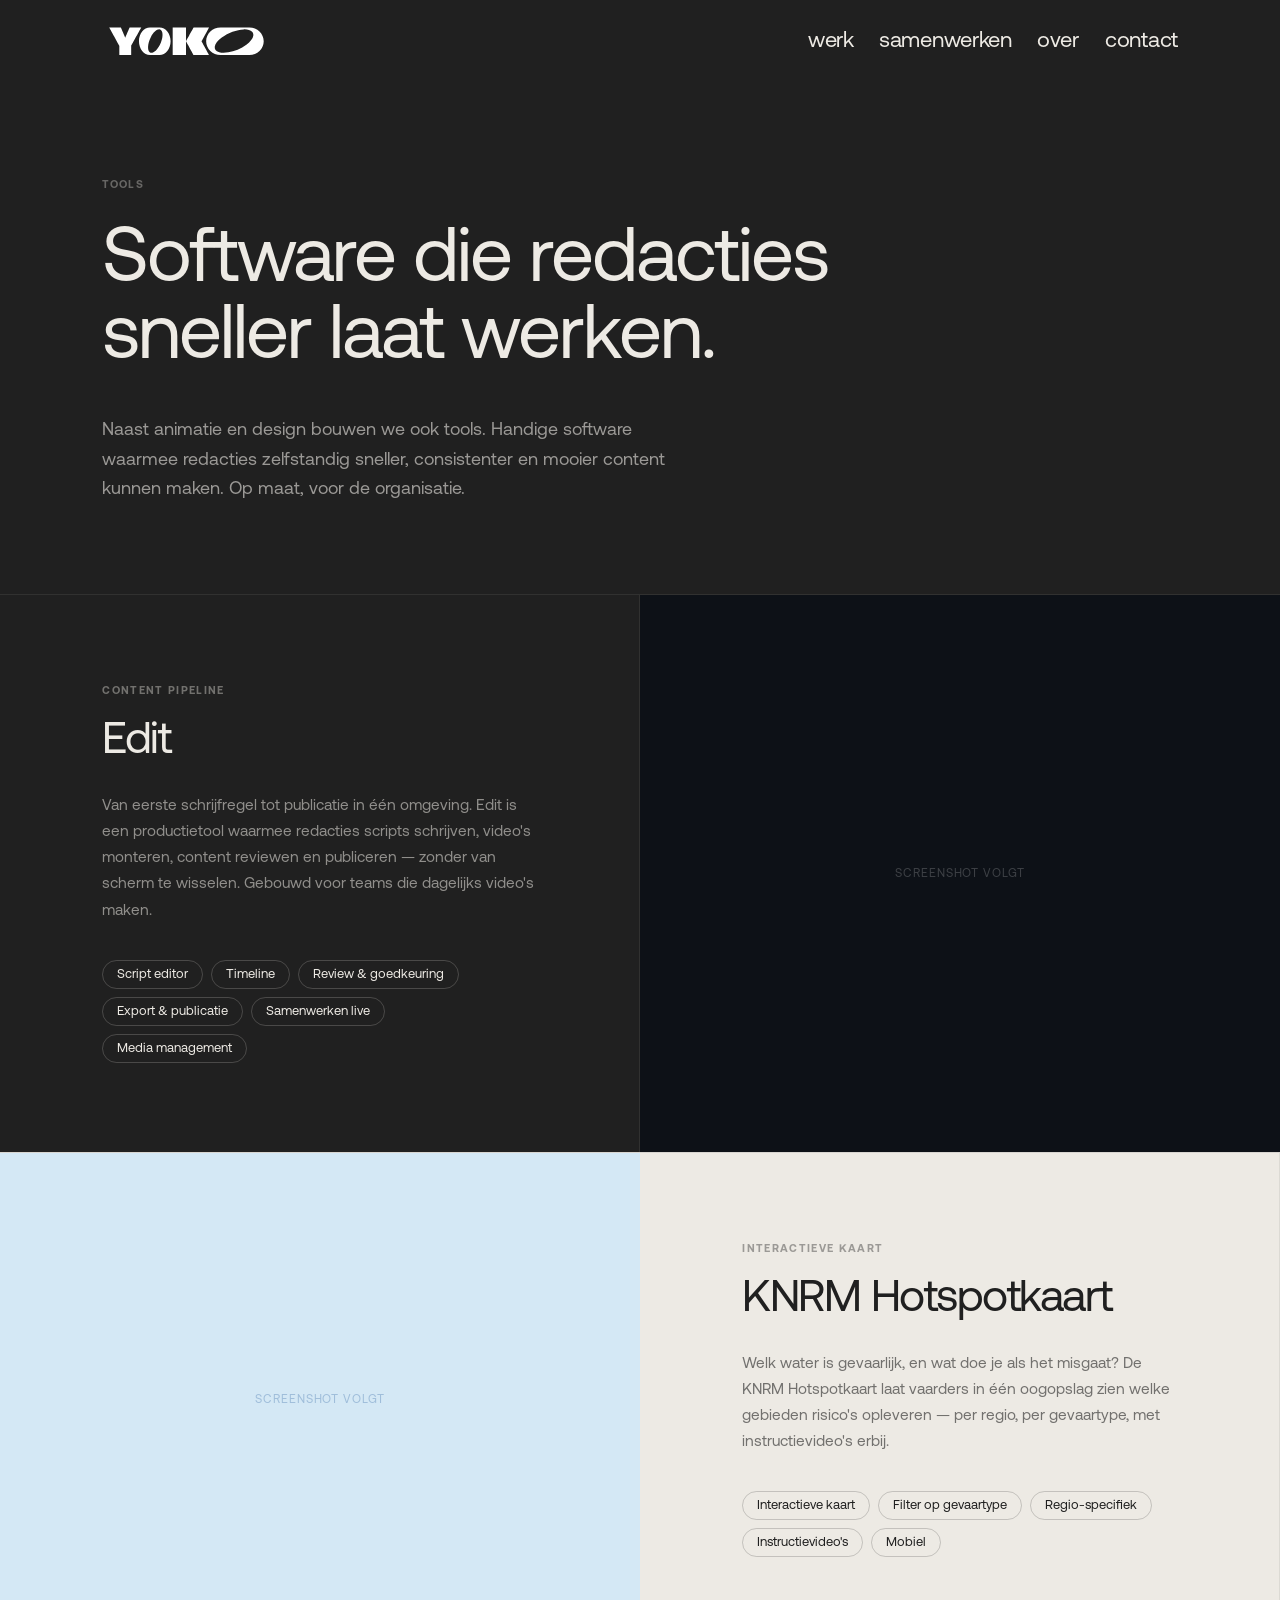
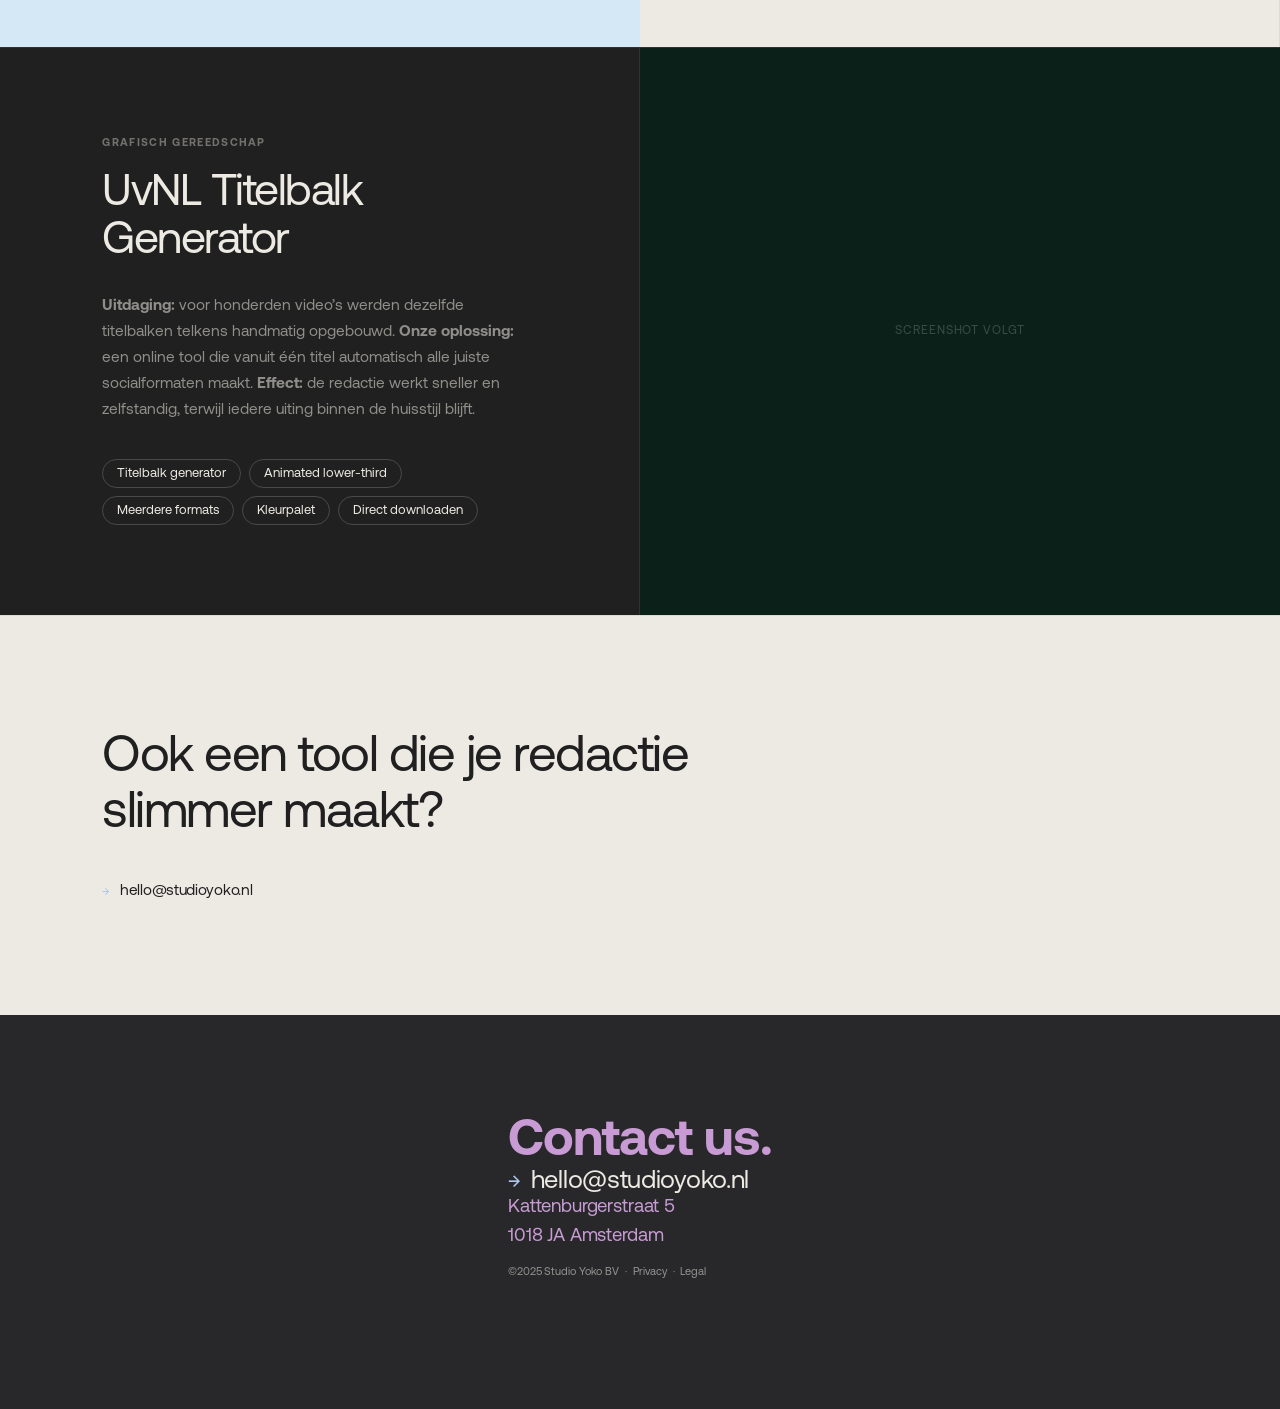
<file: tools.html>
<!DOCTYPE html>
<html lang="nl">
<head>
    <meta charset="UTF-8">
    <meta name="viewport" content="width=device-width, initial-scale=1.0">
    <title>Tools — Studio Yoko</title>
    <meta name="description" content="Studio Yoko bouwt tools die redacties sneller, consistenter en mooier laten werken.">
    <link rel="icon" type="image/svg+xml" href="assets/favicon.svg">
    <link rel="icon" type="image/png" href="assets/favicon.png">
    <link rel="apple-touch-icon" href="assets/apple-touch-icon.png">
    <link rel="stylesheet" href="css/style.css?v=186">
    <style>
        .tools-hero {
            background: var(--dark);
            padding: clamp(120px, 14vw, 180px) var(--pad-x) clamp(56px, 7vw, 96px);
        }
        .tools-hero__label {
            font-size: 11px;
            font-weight: 600;
            letter-spacing: 0.12em;
            text-transform: uppercase;
            color: rgba(237,234,228,0.35);
            margin-bottom: clamp(20px, 3vw, 32px);
        }
        .tools-hero__title {
            font-size: clamp(40px, 6vw, 96px);
            font-weight: 400;
            letter-spacing: -2px;
            line-height: 1.0;
            color: var(--cream);
            max-width: 900px;
            margin-bottom: clamp(24px, 3vw, 40px);
        }
        .tools-hero__intro {
            font-size: clamp(16px, 1.4vw, 22px);
            line-height: 1.65;
            color: rgba(237,234,228,0.6);
            max-width: 600px;
        }

        /* Tool entries */
        .tool-entry {
            border-top: 1px solid rgba(32,32,32,0.1);
        }
        .tool-entry--dark {
            background: var(--dark);
            border-top-color: rgba(237,234,228,0.08);
        }
        .tool-entry__inner {
            display: grid;
            grid-template-columns: 1fr 1fr;
            gap: 0;
        }
        .tool-entry__copy {
            padding: clamp(56px, 7vw, 96px) var(--pad-x);
            display: flex;
            flex-direction: column;
            justify-content: center;
        }
        .tool-entry--dark .tool-entry__copy {
            border-right: 1px solid rgba(237,234,228,0.08);
        }
        .tool-entry:not(.tool-entry--dark) .tool-entry__copy {
            border-right: 1px solid rgba(32,32,32,0.08);
        }
        .tool-entry__num {
            font-size: 11px;
            font-weight: 600;
            letter-spacing: 0.12em;
            text-transform: uppercase;
            color: rgba(32,32,32,0.3);
            margin-bottom: 12px;
        }
        .tool-entry--dark .tool-entry__num { color: rgba(237,234,228,0.3); }
        .tool-entry__label {
            font-size: 11px;
            font-weight: 600;
            letter-spacing: 0.12em;
            text-transform: uppercase;
            color: rgba(32,32,32,0.4);
            margin-bottom: clamp(12px, 2vw, 20px);
        }
        .tool-entry--dark .tool-entry__label { color: rgba(237,234,228,0.4); }
        .tool-entry__name {
            font-size: clamp(28px, 3.5vw, 56px);
            font-weight: 400;
            letter-spacing: -1.5px;
            line-height: 1.05;
            color: var(--dark);
            margin-bottom: clamp(16px, 2.5vw, 28px);
        }
        .tool-entry--dark .tool-entry__name { color: var(--cream); }
        .tool-entry__desc {
            font-size: clamp(15px, 1.2vw, 18px);
            line-height: 1.7;
            color: rgba(32,32,32,0.6);
            max-width: 46ch;
            margin-bottom: clamp(24px, 3vw, 36px);
        }
        .tool-entry--dark .tool-entry__desc { color: rgba(237,234,228,0.55); }
        .tool-entry__features {
            display: flex;
            flex-wrap: wrap;
            gap: 8px;
        }
        .tool-entry__feature {
            font-size: 13px;
            font-weight: 400;
            color: var(--dark);
            border: 1px solid rgba(32,32,32,0.2);
            border-radius: 99px;
            padding: 6px 14px;
            white-space: nowrap;
        }
        .tool-entry--dark .tool-entry__feature {
            color: var(--cream);
            border-color: rgba(237,234,228,0.2);
        }
        .tool-entry__media {
            position: relative;
            overflow: hidden;
            min-height: 400px;
            display: flex;
            align-items: stretch;
        }
        .tool-entry__screen {
            width: 100%;
            height: 100%;
            object-fit: cover;
            object-position: top left;
            display: block;
        }
        .tool-entry__placeholder {
            width: 100%;
            display: flex;
            align-items: center;
            justify-content: center;
            background: var(--accent, #1a1a2e);
            font-size: 12px;
            letter-spacing: 0.08em;
            text-transform: uppercase;
            color: rgba(255,255,255,0.2);
        }

        /* CTA onderaan */
        .tools-cta {
            background: var(--cream);
            padding: clamp(64px, 9vw, 120px) var(--pad-x);
            border-top: 1px solid rgba(32,32,32,0.08);
        }
        .tools-cta__title {
            font-size: clamp(28px, 4vw, 64px);
            font-weight: 400;
            letter-spacing: -1.5px;
            line-height: 1.1;
            color: var(--dark);
            max-width: 700px;
            margin-bottom: clamp(24px, 3vw, 40px);
        }

        @media (max-width: 768px) {
            .tool-entry__inner {
                grid-template-columns: 1fr;
            }
            .tool-entry__media {
                min-height: 280px;
                order: -1;
            }
            .tool-entry--dark .tool-entry__copy,
            .tool-entry:not(.tool-entry--dark) .tool-entry__copy {
                border-right: none;
                border-top: 1px solid rgba(32,32,32,0.08);
            }
            .tool-entry--dark .tool-entry__copy {
                border-top-color: rgba(237,234,228,0.08);
            }
        }
    </style>
</head>
<body>

    <!-- ===== NAVIGATIE ===== -->
    <nav class="nav nav--dark" id="nav">
        <a href="index.html" class="nav__logo"><div class="nav__logo-ani" id="navLogoAni" role="img" aria-label="Studio Yoko"></div></a>
        <div class="nav__links">
            <a href="work.html">werk</a>
            <a href="samenwerken.html">samenwerken</a>
            <a href="about.html">over</a>
            <a href="/#contact">contact</a>
        </div>
        <button class="nav__toggle" id="navToggle" aria-label="Menu" aria-expanded="false"><span></span><span></span><span></span></button>
    </nav>

    <!-- ===== HERO ===== -->
    <section class="tools-hero">
        <p class="tools-hero__label">Tools</p>
        <h1 class="tools-hero__title">Software die redacties sneller laat werken.</h1>
        <p class="tools-hero__intro">Naast animatie en design bouwen we ook tools. Handige software waarmee redacties zelfstandig sneller, consistenter en mooier content kunnen maken. Op maat, voor de organisatie.</p>
    </section>

    <!-- ===== TOOL 1: EDIT ===== -->
    <article class="tool-entry tool-entry--dark">
        <div class="tool-entry__inner">
            <div class="tool-entry__copy">
                <p class="tool-entry__label">Content pipeline</p>
                <h2 class="tool-entry__name">Edit</h2>
                <p class="tool-entry__desc">Van eerste schrijfregel tot publicatie in één omgeving. Edit is een productietool waarmee redacties scripts schrijven, video's monteren, content reviewen en publiceren — zonder van scherm te wisselen. Gebouwd voor teams die dagelijks video's maken.</p>
                <div class="tool-entry__features">
                    <span class="tool-entry__feature">Script editor</span>
                    <span class="tool-entry__feature">Timeline</span>
                    <span class="tool-entry__feature">Review & goedkeuring</span>
                    <span class="tool-entry__feature">Export & publicatie</span>
                    <span class="tool-entry__feature">Samenwerken live</span>
                    <span class="tool-entry__feature">Media management</span>
                </div>
            </div>
            <div class="tool-entry__media">
                <div class="tool-entry__placeholder" style="--accent: #0d1117;">Screenshot volgt</div>
            </div>
        </div>
    </article>

    <!-- ===== TOOL 2: KNRM HOTSPOTKAART ===== -->
    <article class="tool-entry">
        <div class="tool-entry__inner">
            <div class="tool-entry__media">
                <div class="tool-entry__placeholder" style="--accent: #d4e8f5; color: rgba(0,63,138,0.25);">Screenshot volgt</div>
            </div>
            <div class="tool-entry__copy">
                <p class="tool-entry__label">Interactieve kaart</p>
                <h2 class="tool-entry__name">KNRM Hotspotkaart</h2>
                <p class="tool-entry__desc">Welk water is gevaarlijk, en wat doe je als het misgaat? De KNRM Hotspotkaart laat vaarders in één oogopslag zien welke gebieden risico's opleveren — per regio, per gevaartype, met instructievideo's erbij.</p>
                <div class="tool-entry__features">
                    <span class="tool-entry__feature">Interactieve kaart</span>
                    <span class="tool-entry__feature">Filter op gevaartype</span>
                    <span class="tool-entry__feature">Regio-specifiek</span>
                    <span class="tool-entry__feature">Instructievideo's</span>
                    <span class="tool-entry__feature">Mobiel</span>
                </div>
            </div>
        </div>
    </article>

    <!-- ===== TOOL 3: UVNL TITELBALK GENERATOR ===== -->
    <article class="tool-entry tool-entry--dark">
        <div class="tool-entry__inner">
            <div class="tool-entry__copy">
                <p class="tool-entry__label">Grafisch gereedschap</p>
                <h2 class="tool-entry__name">UvNL Titelbalk Generator</h2>
                <p class="tool-entry__desc"><strong>Uitdaging:</strong> voor honderden video’s werden dezelfde titelbalken telkens handmatig opgebouwd. <strong>Onze oplossing:</strong> een online tool die vanuit één titel automatisch alle juiste socialformaten maakt. <strong>Effect:</strong> de redactie werkt sneller en zelfstandig, terwijl iedere uiting binnen de huisstijl blijft.</p>
                <div class="tool-entry__features">
                    <span class="tool-entry__feature">Titelbalk generator</span>
                    <span class="tool-entry__feature">Animated lower-third</span>
                    <span class="tool-entry__feature">Meerdere formats</span>
                    <span class="tool-entry__feature">Kleurpalet</span>
                    <span class="tool-entry__feature">Direct downloaden</span>
                </div>
            </div>
            <div class="tool-entry__media">
                <div class="tool-entry__placeholder" style="--accent: #0A2018;">Screenshot volgt</div>
            </div>
        </div>
    </article>

    <!-- ===== CTA ===== -->
    <section class="tools-cta">
        <h2 class="tools-cta__title">Ook een tool die je redactie slimmer maakt?</h2>
        <a href="mailto:hello@studioyoko.nl" class="cta-link">
            <span class="cta-arrow">→</span> hello@studioyoko.nl
        </a>
    </section>

    <!-- ===== FOOTER ===== -->
    <footer class="footer footer--mini" id="contact">
        <div class="footer__contact">
            <div class="footer__contact-inner">
                <h2 class="footer__title">Contact us.</h2>
                <a href="mailto:hello@studioyoko.nl" class="cta-link footer__email">
                    <span class="cta-arrow">→</span> hello@studioyoko.nl
                </a>
                <div class="footer__address-block">
                    <address class="footer__address">
                        Kattenburgerstraat 5<br>
                        1018 JA Amsterdam
                    </address>
                    <div class="footer__divider"></div>
                </div>
                <p class="footer__legal">©2025 Studio Yoko BV&nbsp;&nbsp;·&nbsp;&nbsp;Privacy&nbsp;&nbsp;·&nbsp;&nbsp;Legal</p>
            </div>
        </div>
        <div class="footer__team">
            <h2 class="footer__team-title">Meet the team.</h2>
            <div class="footer__team-photos"></div>
        </div>
    </footer>

    <script src="data/cases.js?v=8"></script>
    <script src="js/lottie.min.js?v=1"></script>
    <script src="js/main.js?v=51"></script>
</body>
</html>
</file>
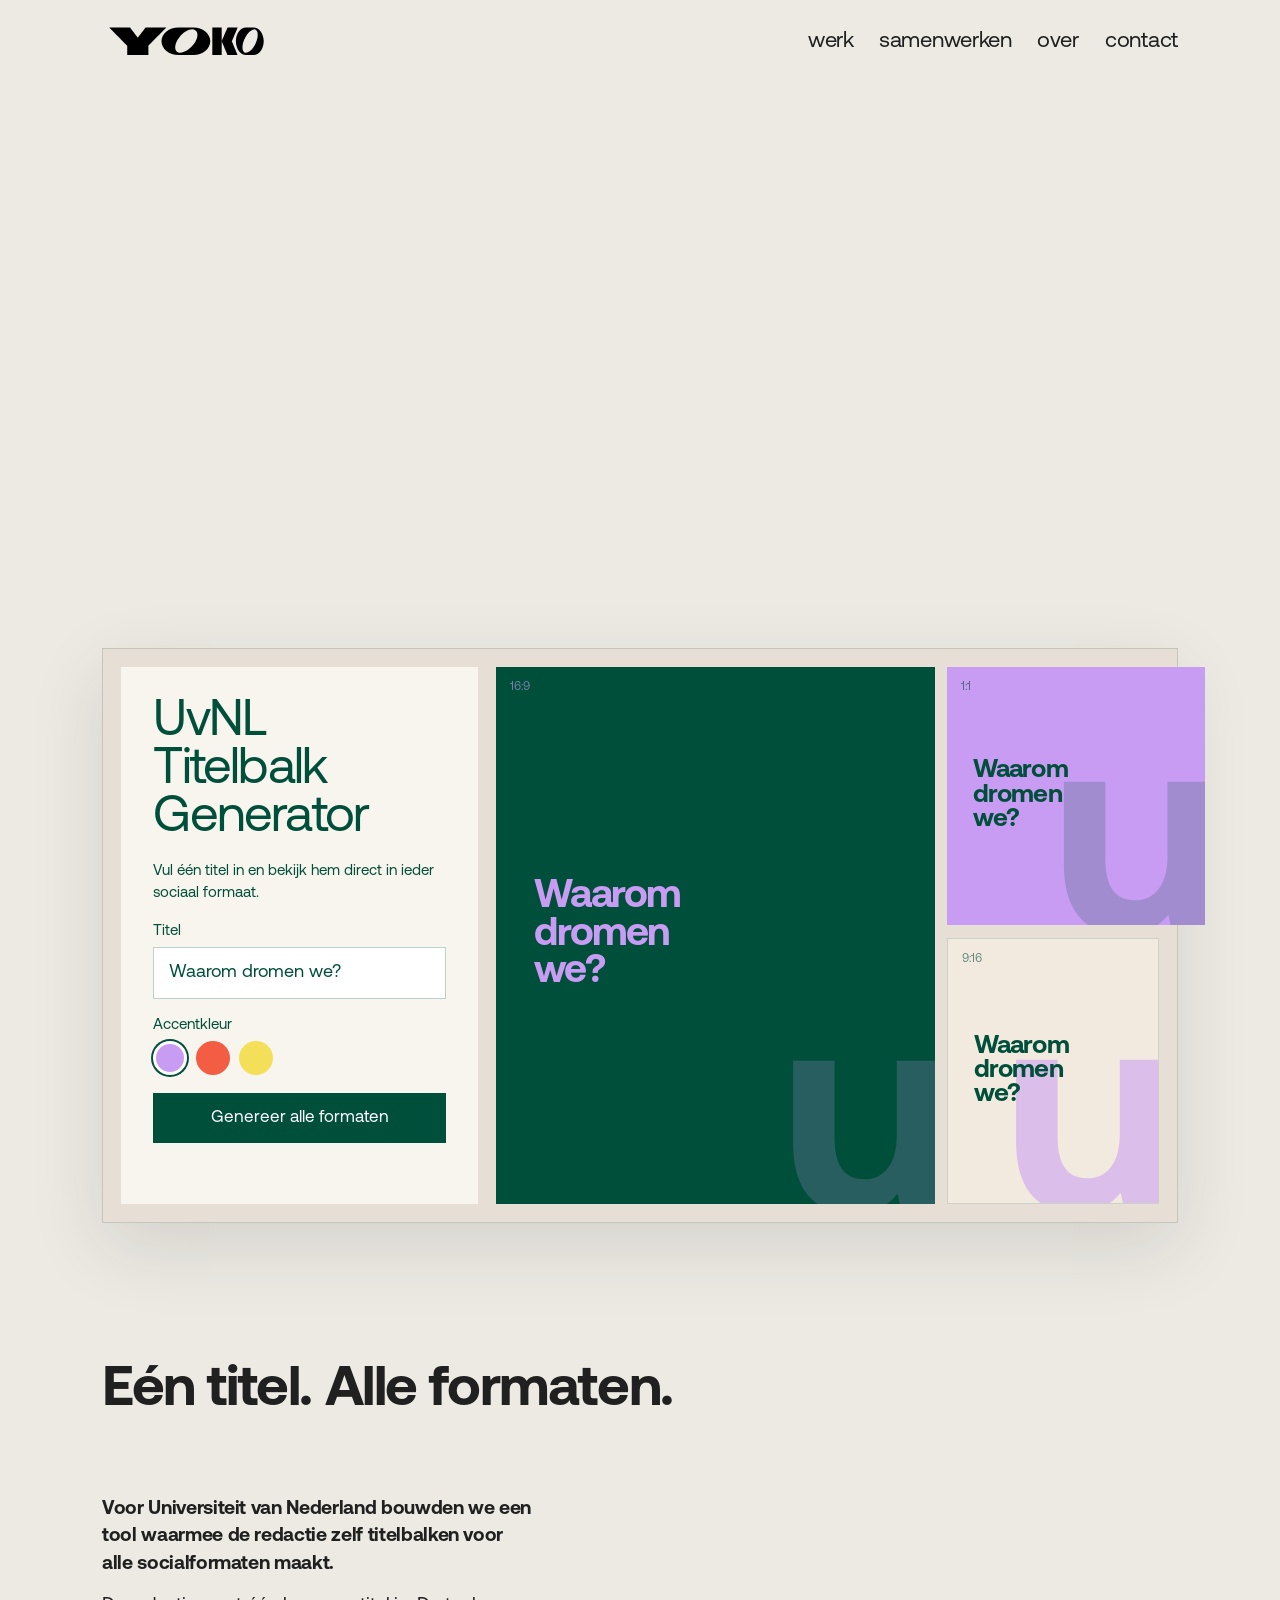
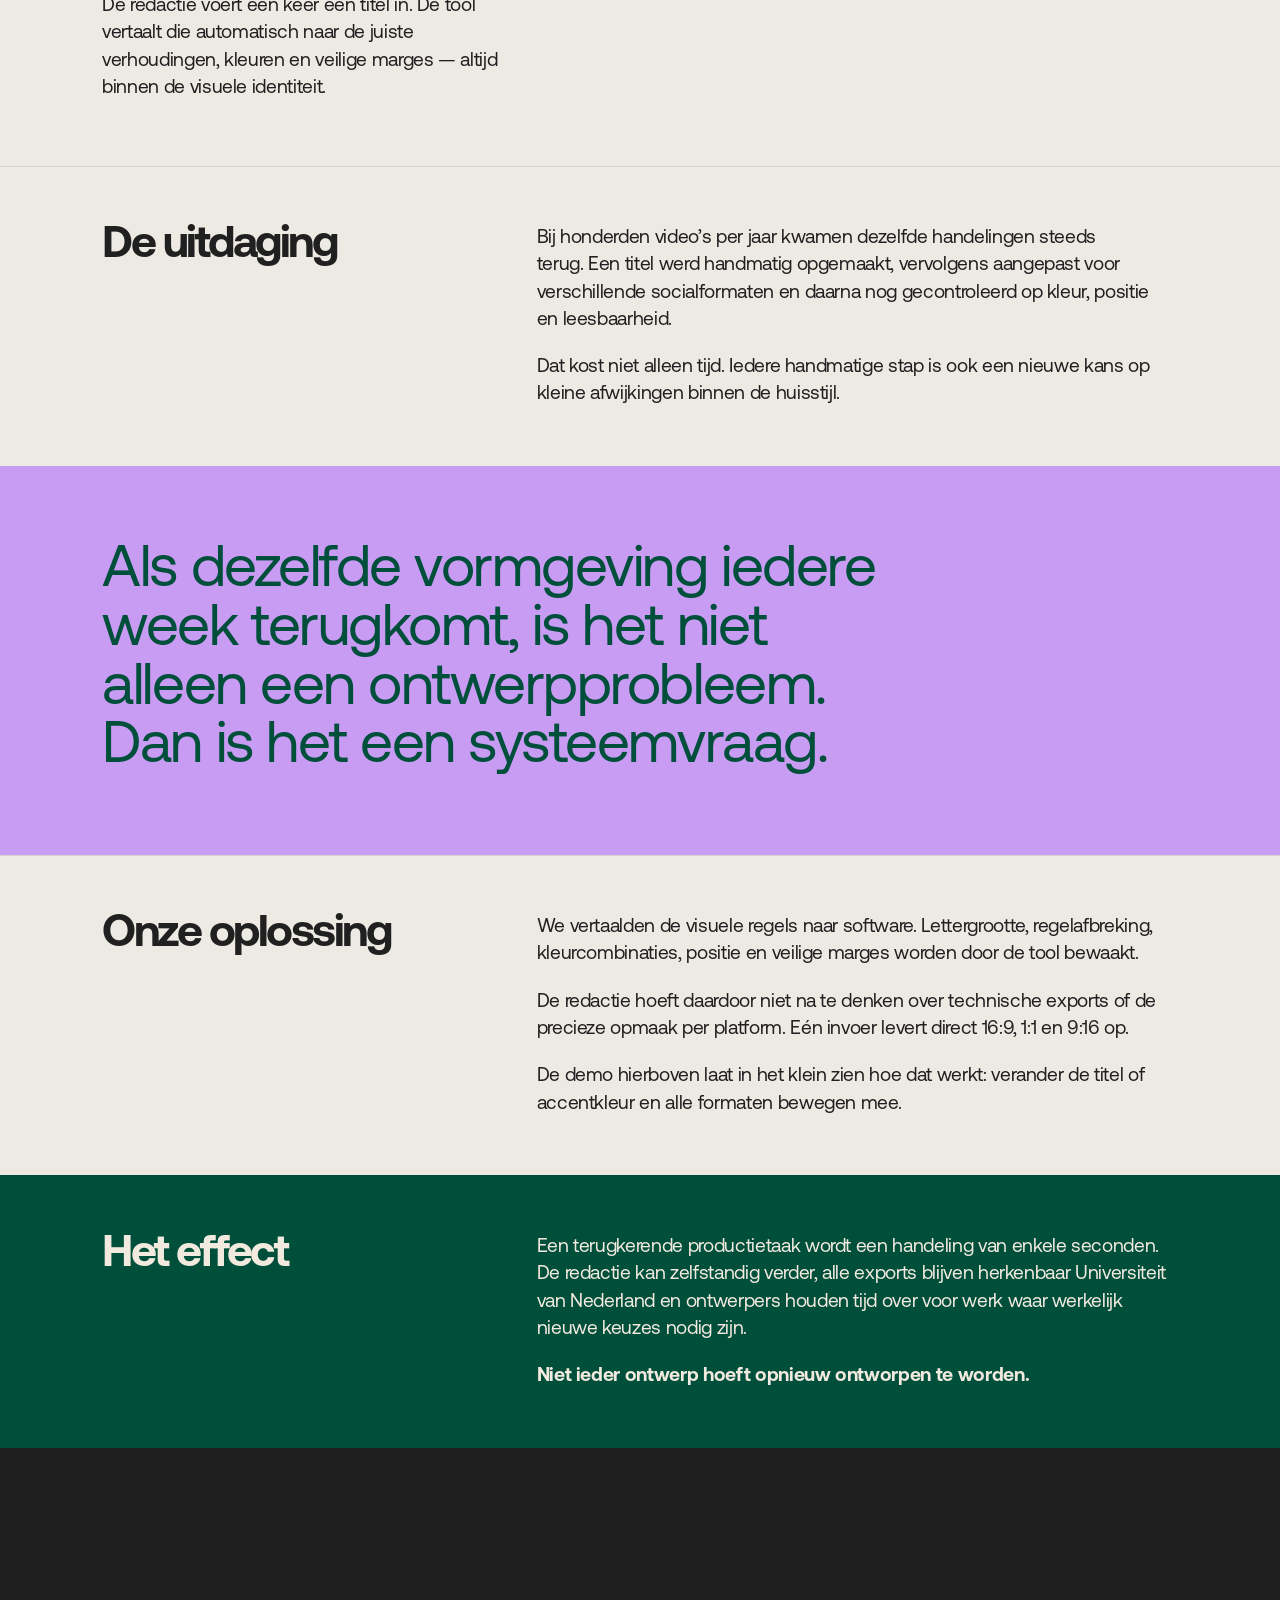
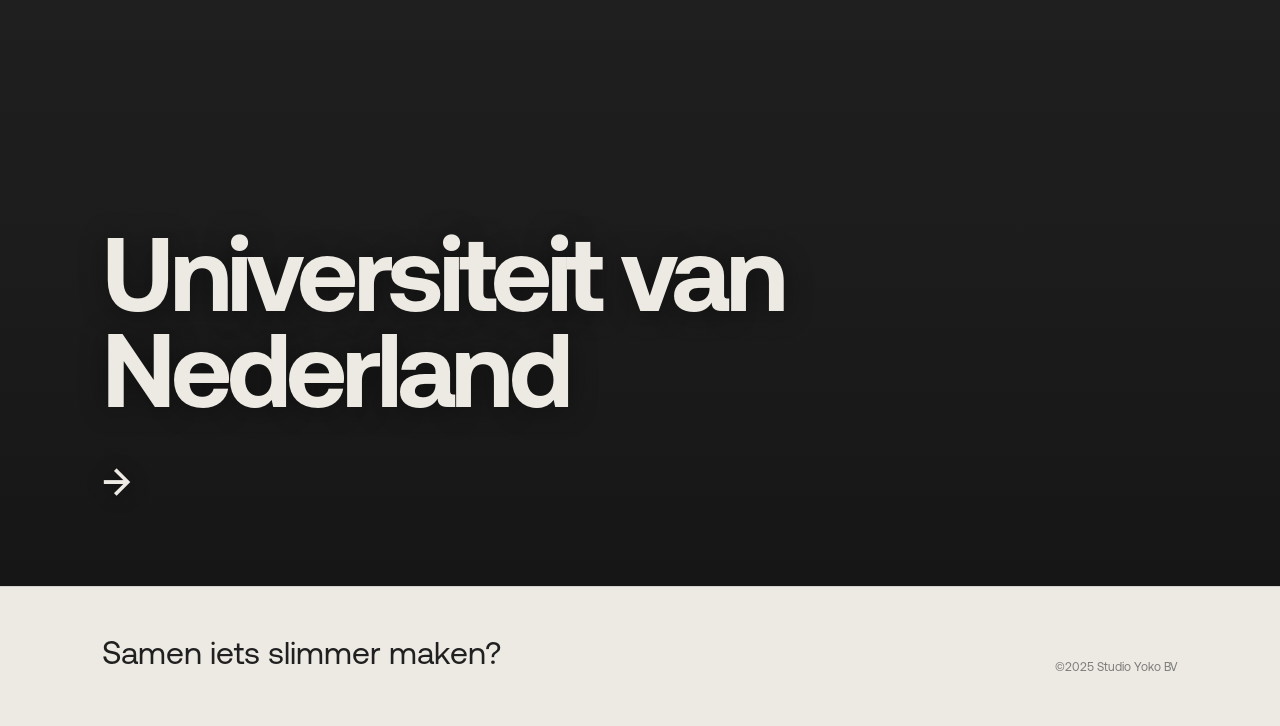
<file: uvnl-titelbalk-tool.html>
<!DOCTYPE html>
<html lang="nl">
<head>
    <meta charset="UTF-8">
    <meta name="viewport" content="width=device-width, initial-scale=1.0">
    <title>UvNL Titelbalk Generator — Studio Yoko</title>
    <meta name="description" content="Een tool waarmee de redactie van Universiteit van Nederland vanuit één titel automatisch alle socialformaten maakt.">
    <link rel="icon" type="image/svg+xml" href="assets/favicon.svg">
    <link rel="icon" type="image/png" href="assets/favicon.png">
    <link rel="apple-touch-icon" href="assets/apple-touch-icon.png">
    <link rel="stylesheet" href="css/style.css?v=186">
    <style>
        .page--titlebar-tool {
            --tool-green:#004f3b;
            --tool-lilac:#c99cf4;
            --tool-red:#f25d43;
            --tool-cream:#f2eadf;
        }
        .software-hero { min-height:82svh; display:flex; align-items:center; padding:clamp(112px,11vw,164px) var(--pad-x) clamp(54px,6vw,88px); background:var(--cream); }
        .titlebar-app { width:100%; display:grid; grid-template-columns:minmax(250px,.7fr) minmax(0,1.3fr); gap:clamp(12px,1.4vw,24px); padding:clamp(12px,1.4vw,24px); background:#e7dfd5; border:1px solid rgba(0,79,59,.16); box-shadow:0 24px 70px rgba(32,32,32,.12); }
        .titlebar-app__controls { display:flex; flex-direction:column; gap:18px; padding:clamp(20px,2.5vw,38px); background:#f8f4ee; color:var(--tool-green); }
        .titlebar-app__controls h1 { max-width:9ch; margin:0; font-size:clamp(34px,4vw,66px); font-weight:400; line-height:.94; letter-spacing:-.035em; }
        .titlebar-app__controls p { max-width:32ch; margin:0; font-size:clamp(15px,1.15vw,18px); line-height:1.45; }
        .titlebar-app__label { display:block; margin-bottom:7px; font-size:15px; }
        .titlebar-app__input { width:100%; min-height:52px; padding:13px 15px; border:1px solid rgba(0,79,59,.26); border-radius:0; background:#fff; color:var(--tool-green); font:inherit; font-size:18px; line-height:1.2; }
        .titlebar-app__input:focus { outline:2px solid var(--tool-lilac); outline-offset:2px; }
        .titlebar-app__swatches { display:flex; gap:9px; }
        .titlebar-app__swatch { width:34px; height:34px; padding:0; border:3px solid transparent; border-radius:50%; background:var(--swatch); cursor:pointer; }
        .titlebar-app__swatch.is-selected { border-color:#fff; box-shadow:0 0 0 2px var(--tool-green); }
        .titlebar-app__generate { min-height:50px; margin-top:auto; padding:12px 18px; border:0; background:var(--tool-green); color:#fff; font:inherit; font-size:17px; line-height:1; cursor:pointer; }
        .titlebar-app__status { min-height:1.4em; margin:-8px 0 0!important; font-size:14px!important; opacity:.7; }
        .titlebar-app__previews { min-width:0; display:grid; grid-template-columns:minmax(0,1.35fr) minmax(150px,.65fr); grid-template-rows:auto auto; gap:clamp(10px,1vw,16px); align-items:stretch; }
        .titlebar-preview { --preview-accent:var(--tool-lilac); position:relative; min-width:0; display:flex; align-items:center; overflow:hidden; background:var(--tool-green); color:var(--preview-accent); }
        .titlebar-preview::before { content:"u"; position:absolute; right:-.06em; bottom:-.28em; font-size:clamp(150px,23vw,380px); font-weight:700; line-height:1; color:var(--preview-accent); opacity:.2; }
        .titlebar-preview--wide { grid-row:1/-1; }
        .titlebar-preview--square { aspect-ratio:1; background:var(--preview-accent); color:var(--tool-green); }
        .titlebar-preview--square::before { color:var(--tool-green); }
        .titlebar-preview--vertical { min-height:220px; background:var(--tool-cream); color:var(--tool-green); border:1px solid rgba(0,79,59,.16); }
        .titlebar-preview--vertical::before { color:var(--preview-accent); opacity:.55; }
        .titlebar-preview__format { position:absolute; top:13px; left:14px; font-size:12px; opacity:.62; }
        .titlebar-preview__title { position:relative; z-index:1; max-width:10ch; margin:0; padding:clamp(18px,3vw,44px); font-size:clamp(24px,3.1vw,54px); font-weight:700; line-height:.95; letter-spacing:-.035em; overflow-wrap:anywhere; }
        .titlebar-preview--square .titlebar-preview__title,.titlebar-preview--vertical .titlebar-preview__title { padding:clamp(15px,2vw,28px); font-size:clamp(18px,2vw,34px); }
        .software-intro { padding:clamp(48px,5vw,78px) var(--pad-x); }
        .software-intro__inner { display:grid; grid-template-columns:minmax(0,.86fr) minmax(420px,1.14fr); gap:clamp(42px,6vw,100px); align-items:start; }
        .page--titlebar-tool .case-narrative__title { max-width:690px; margin:0; font-size:clamp(40px,4.4vw,76px); line-height:.98; letter-spacing:-.025em; }
        .software-intro__copy { max-width:690px; display:grid; gap:.8em; font-size:clamp(17px,1.3vw,22px); line-height:1.45; }
        .software-intro__copy p { margin:0; }
        .page--titlebar-tool .case-narrative__section { padding-block:clamp(42px,4.5vw,72px); }
        .page--titlebar-tool .case-narrative__inner { display:grid; grid-template-columns:minmax(220px,.7fr) minmax(0,1.3fr); gap:clamp(36px,7vw,120px); width:100%; max-width:none; margin:0!important; }
        .page--titlebar-tool .case-narrative__label { max-width:12ch; padding-top:0; font-size:clamp(32px,3.5vw,58px); }
        .page--titlebar-tool .case-narrative__label::before { display:none; content:none; }
        .page--titlebar-tool .case-narrative__copy { max-width:68ch; padding-top:0; font-size:clamp(16px,1.15vw,20px); }
        .software-callout { padding:clamp(52px,6vw,92px) var(--pad-x); background:var(--tool-lilac); color:var(--tool-green); }
        .software-callout p { max-width:22ch; margin:0; font-size:clamp(34px,4.6vw,76px); font-weight:400; line-height:1; letter-spacing:-.025em; }
        .software-result { background:var(--tool-green); color:var(--tool-cream); }
        .page--titlebar-tool .case-next { min-height:0; background:var(--dark); }
        .page--titlebar-tool .case-next__link { padding:clamp(38px,4vw,62px) var(--pad-x); flex-direction:row; align-items:center; justify-content:space-between; }
        .page--titlebar-tool .case-next__title { font-size:clamp(34px,4vw,64px); font-weight:400; letter-spacing:-.03em; }
        .page--titlebar-tool .case-next__arrow { margin:0; }
        .software-footer { display:flex; justify-content:space-between; gap:24px; padding:clamp(34px,4vw,58px) var(--pad-x); background:var(--cream); color:var(--dark); border-top:1px solid rgba(32,32,32,.12); }
        .software-footer a { color:inherit; font-size:clamp(22px,2.5vw,38px); text-decoration:none; }
        .software-footer p { margin:0; align-self:flex-end; font-size:12px; opacity:.55; }
        @media(max-width:900px) { .titlebar-app,.software-intro__inner { grid-template-columns:1fr; } .titlebar-app__controls h1 { max-width:none; } }
        @media(max-width:720px) {
            .page--titlebar-tool { --tool-mobile-pad:20px; }
            .software-hero,.software-intro,.page--titlebar-tool .case-narrative__section,.software-callout { padding-left:var(--tool-mobile-pad); padding-right:var(--tool-mobile-pad); }
            .software-hero { min-height:auto; padding-top:100px; }
            .titlebar-app { padding:8px; }
            .titlebar-app__controls { padding:22px; }
            .titlebar-app__controls h1 { font-size:42px; }
            .titlebar-app__previews { display:flex; overflow-x:auto; scroll-snap-type:x mandatory; scrollbar-width:none; }
            .titlebar-app__previews::-webkit-scrollbar { display:none; }
            .titlebar-preview { flex:0 0 78vw; min-height:260px; aspect-ratio:4/3; scroll-snap-align:start; }
            .software-intro { padding-top:38px; padding-bottom:38px; }
            .software-intro__inner,.page--titlebar-tool .case-narrative__inner { grid-template-columns:1fr; gap:24px; }
            .page--titlebar-tool .case-narrative__title { font-size:clamp(38px,12vw,54px); }
            .page--titlebar-tool .case-narrative__copy,.software-intro__copy { font-size:17px; line-height:1.45; }
            .page--titlebar-tool .case-narrative__label { max-width:none; font-size:clamp(30px,9vw,42px); }
            .software-footer { flex-direction:column; padding-inline:var(--tool-mobile-pad); }
            .page--titlebar-tool .case-next__link { padding-inline:var(--tool-mobile-pad); }
        }
    </style>
</head>
<body class="page--case page--titlebar-tool">
    <nav class="nav" id="nav">
        <a href="index.html" class="nav__logo"><div class="nav__logo-ani" id="navLogoAni" role="img" aria-label="Studio Yoko"></div></a>
        <div class="nav__links"><a href="work.html">werk</a><a href="samenwerken.html">samenwerken</a><a href="about.html">over</a><a href="/#contact">contact</a></div>
        <button class="nav__toggle" id="navToggle" aria-label="Menu" aria-expanded="false"><span></span><span></span><span></span></button>
    </nav>

    <section class="software-hero" id="case-hero">
        <div class="titlebar-app">
            <div class="titlebar-app__controls">
                <h1>UvNL Titelbalk Generator</h1>
                <p>Vul één titel in en bekijk hem direct in ieder sociaal formaat.</p>
                <label><span class="titlebar-app__label">Titel</span><input class="titlebar-app__input" id="titlebarInput" value="Waarom dromen we?" maxlength="60"></label>
                <div><span class="titlebar-app__label">Accentkleur</span><div class="titlebar-app__swatches"><button class="titlebar-app__swatch is-selected" type="button" style="--swatch:#c99cf4" data-accent="#c99cf4" aria-label="Lila"></button><button class="titlebar-app__swatch" type="button" style="--swatch:#f25d43" data-accent="#f25d43" aria-label="Rood"></button><button class="titlebar-app__swatch" type="button" style="--swatch:#f4df59" data-accent="#f4df59" aria-label="Geel"></button></div></div>
                <button class="titlebar-app__generate" id="titlebarGenerate" type="button">Genereer alle formaten</button>
                <p class="titlebar-app__status" id="titlebarStatus" aria-live="polite"></p>
            </div>
            <div class="titlebar-app__previews" id="titlebarPreviews">
                <div class="titlebar-preview titlebar-preview--wide"><span class="titlebar-preview__format">16:9</span><p class="titlebar-preview__title">Waarom dromen we?</p></div>
                <div class="titlebar-preview titlebar-preview--square"><span class="titlebar-preview__format">1:1</span><p class="titlebar-preview__title">Waarom dromen we?</p></div>
                <div class="titlebar-preview titlebar-preview--vertical"><span class="titlebar-preview__format">9:16</span><p class="titlebar-preview__title">Waarom dromen we?</p></div>
            </div>
        </div>
    </section>

    <main>
        <section class="software-intro"><div class="software-intro__inner js-fade"><h2 class="case-narrative__title">Eén titel. Alle formaten.</h2><div class="software-intro__copy"><p><strong>Voor Universiteit van Nederland bouwden we een tool waarmee de redactie zelf titelbalken voor alle socialformaten maakt.</strong></p><p>De redactie voert één keer een titel in. De tool vertaalt die automatisch naar de juiste verhoudingen, kleuren en veilige marges — altijd binnen de visuele identiteit.</p></div></div></section>

        <section class="case-narrative__section"><div class="case-narrative__inner js-fade"><h2 class="case-narrative__label">De uitdaging</h2><div class="case-narrative__copy"><p>Bij honderden video’s per jaar kwamen dezelfde handelingen steeds terug. Een titel werd handmatig opgemaakt, vervolgens aangepast voor verschillende socialformaten en daarna nog gecontroleerd op kleur, positie en leesbaarheid.</p><p>Dat kost niet alleen tijd. Iedere handmatige stap is ook een nieuwe kans op kleine afwijkingen binnen de huisstijl.</p></div></div></section>

        <section class="software-callout js-fade"><p>Als dezelfde vormgeving iedere week terugkomt, is het niet alleen een ontwerpprobleem. Dan is het een systeemvraag.</p></section>

        <section class="case-narrative__section"><div class="case-narrative__inner js-fade"><h2 class="case-narrative__label">Onze oplossing</h2><div class="case-narrative__copy"><p>We vertaalden de visuele regels naar software. Lettergrootte, regelafbreking, kleurcombinaties, positie en veilige marges worden door de tool bewaakt.</p><p>De redactie hoeft daardoor niet na te denken over technische exports of de precieze opmaak per platform. Eén invoer levert direct 16:9, 1:1 en 9:16 op.</p><p>De demo hierboven laat in het klein zien hoe dat werkt: verander de titel of accentkleur en alle formaten bewegen mee.</p></div></div></section>

        <section class="case-narrative__section software-result"><div class="case-narrative__inner js-fade"><h2 class="case-narrative__label">Het effect</h2><div class="case-narrative__copy"><p>Een terugkerende productietaak wordt een handeling van enkele seconden. De redactie kan zelfstandig verder, alle exports blijven herkenbaar Universiteit van Nederland en ontwerpers houden tijd over voor werk waar werkelijk nieuwe keuzes nodig zijn.</p><p><strong>Niet ieder ontwerp hoeft opnieuw ontworpen te worden.</strong></p></div></div></section>
    </main>

    <section class="case-next"><a class="case-next__link" href="universiteit-van-nederland.html"><h2 class="case-next__title">Universiteit van Nederland</h2><div class="case-next__arrow">→</div></a></section>
    <footer class="software-footer" id="contact"><a href="mailto:hallo@studioyoko.nl">Samen iets slimmer maken?</a><p>©2025 Studio Yoko BV</p></footer>

    <script src="data/cases.js?v=8"></script>
    <script src="js/lottie.min.js?v=1"></script>
    <script src="js/main.js?v=51"></script>
    <script>
        document.addEventListener('DOMContentLoaded', () => {
            const input = document.querySelector('#titlebarInput');
            const previews = document.querySelector('#titlebarPreviews');
            const titles = previews.querySelectorAll('.titlebar-preview__title');
            const status = document.querySelector('#titlebarStatus');
            const updateTitles = () => {
                const value = input.value.trim() || 'Jouw titel hier';
                titles.forEach(title => { title.textContent = value; });
                status.textContent = '';
            };
            input.addEventListener('input', updateTitles);
            document.querySelectorAll('.titlebar-app__swatch').forEach(swatch => {
                swatch.addEventListener('click', () => {
                    document.querySelectorAll('.titlebar-app__swatch').forEach(item => item.classList.remove('is-selected'));
                    swatch.classList.add('is-selected');
                    previews.style.setProperty('--tool-lilac', swatch.dataset.accent);
                    previews.querySelectorAll('.titlebar-preview').forEach(preview => preview.style.setProperty('--preview-accent', swatch.dataset.accent));
                    status.textContent = '';
                });
            });
            document.querySelector('#titlebarGenerate').addEventListener('click', () => {
                status.textContent = '16:9, 1:1 en 9:16 staan klaar.';
            });
            const targets = document.querySelectorAll('.js-fade');
            const observer = new IntersectionObserver(entries => entries.forEach(entry => { if (entry.isIntersecting) { entry.target.classList.add('is-visible'); observer.unobserve(entry.target); } }), { threshold:.08, rootMargin:'0px 0px -32px 0px' });
            targets.forEach(target => observer.observe(target));
        });
    </script>
</body>
</html>
</file>
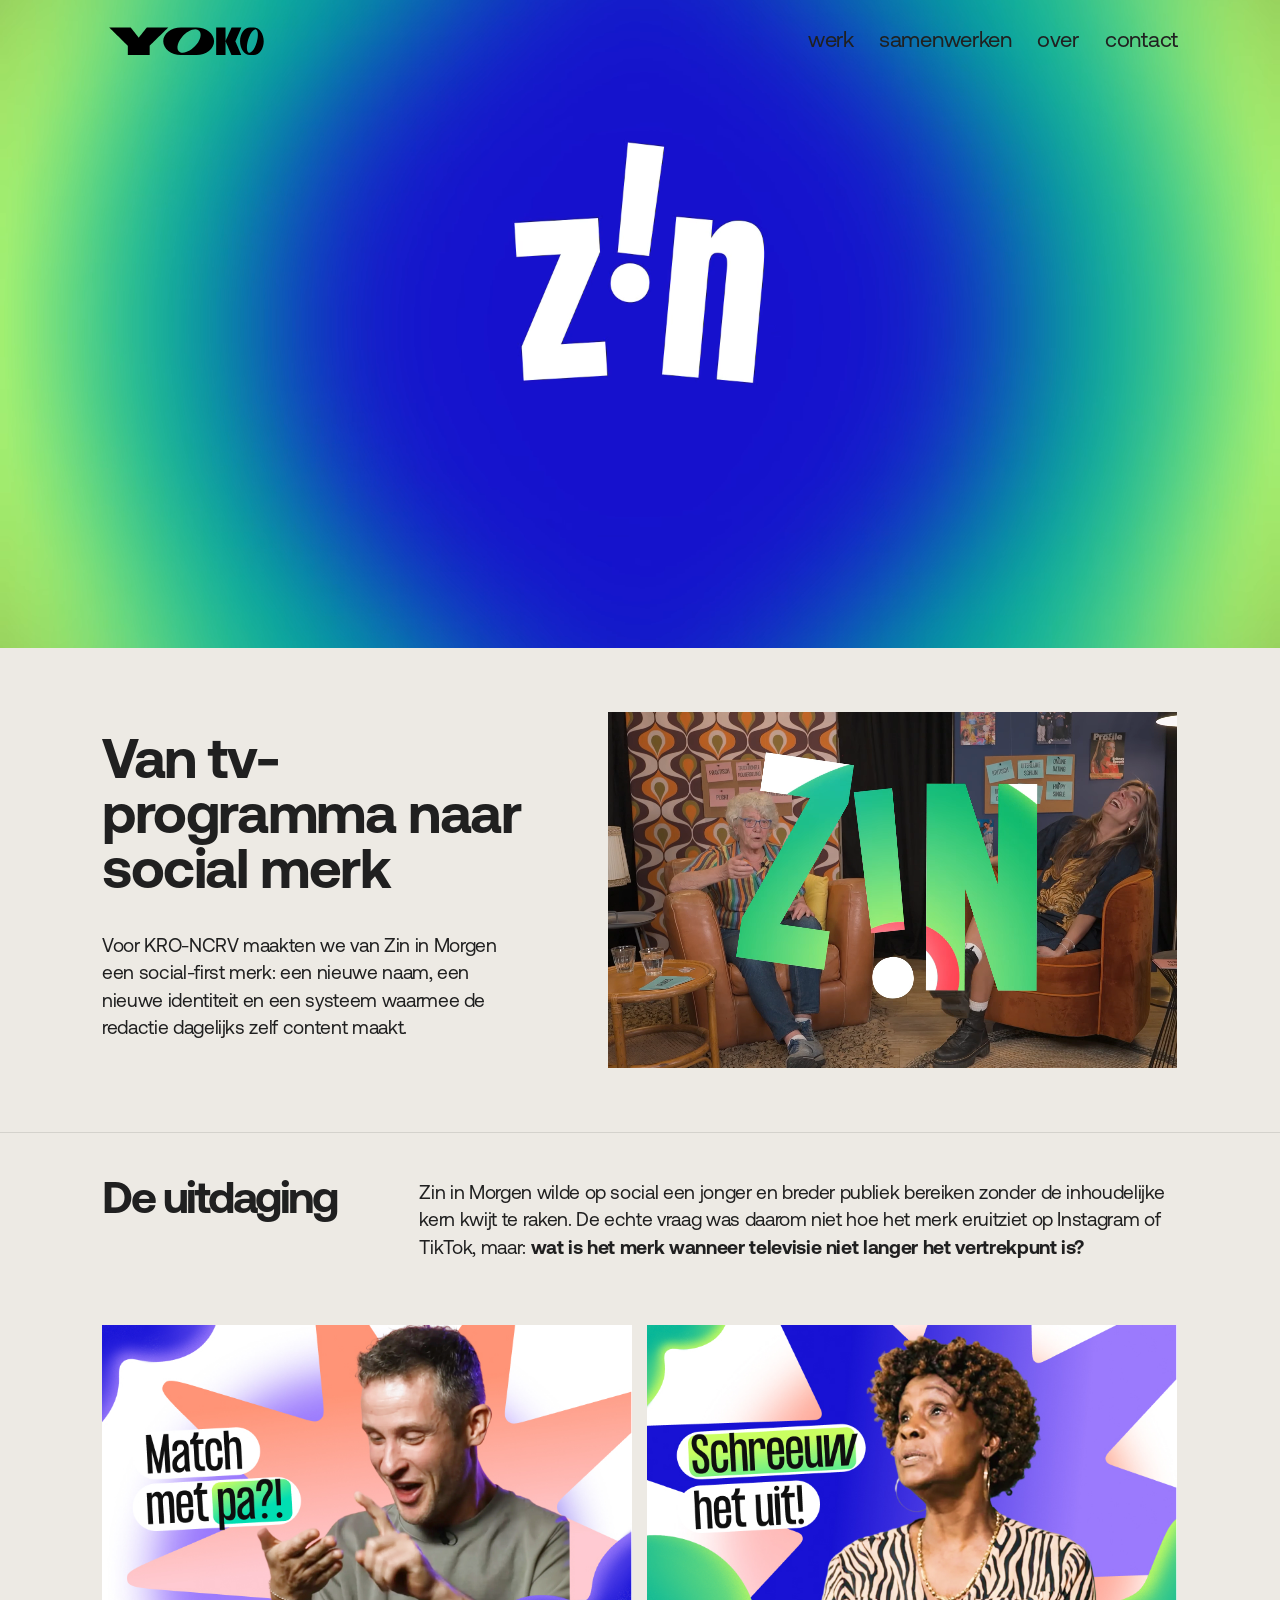
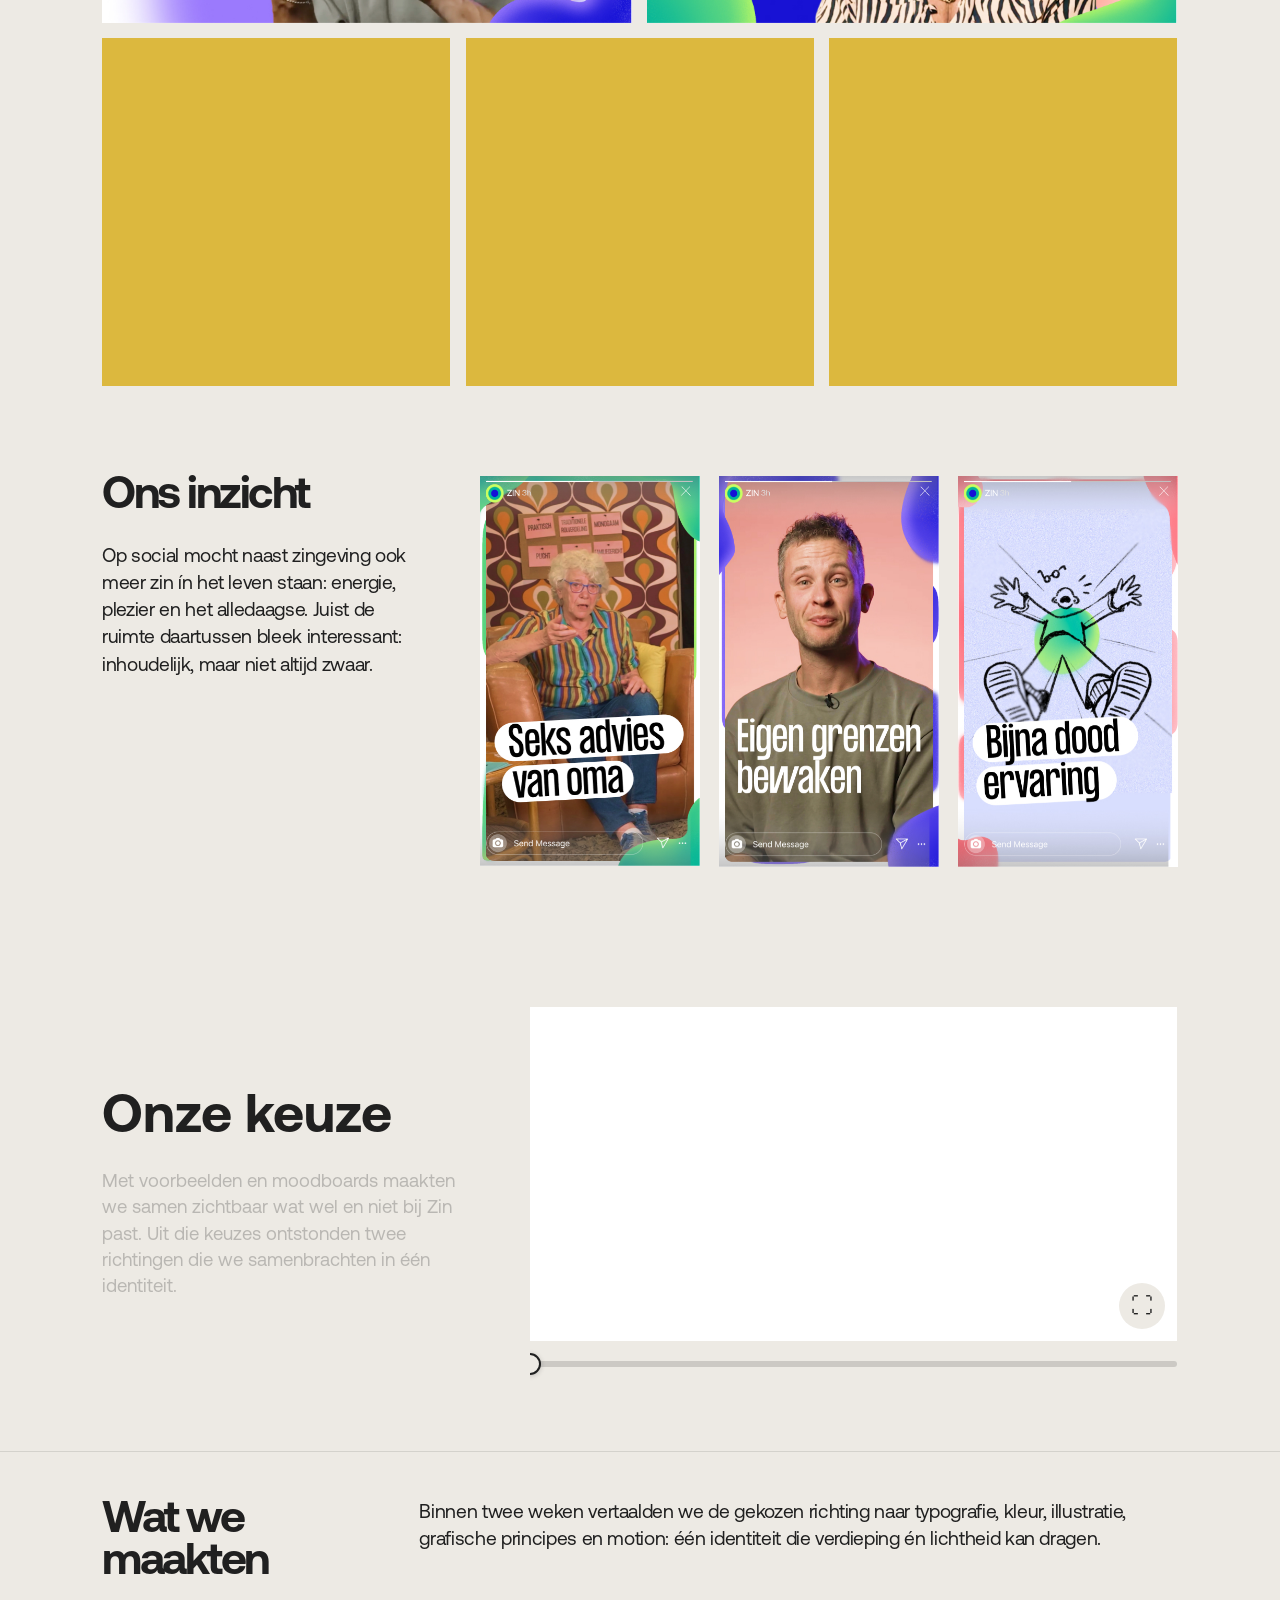
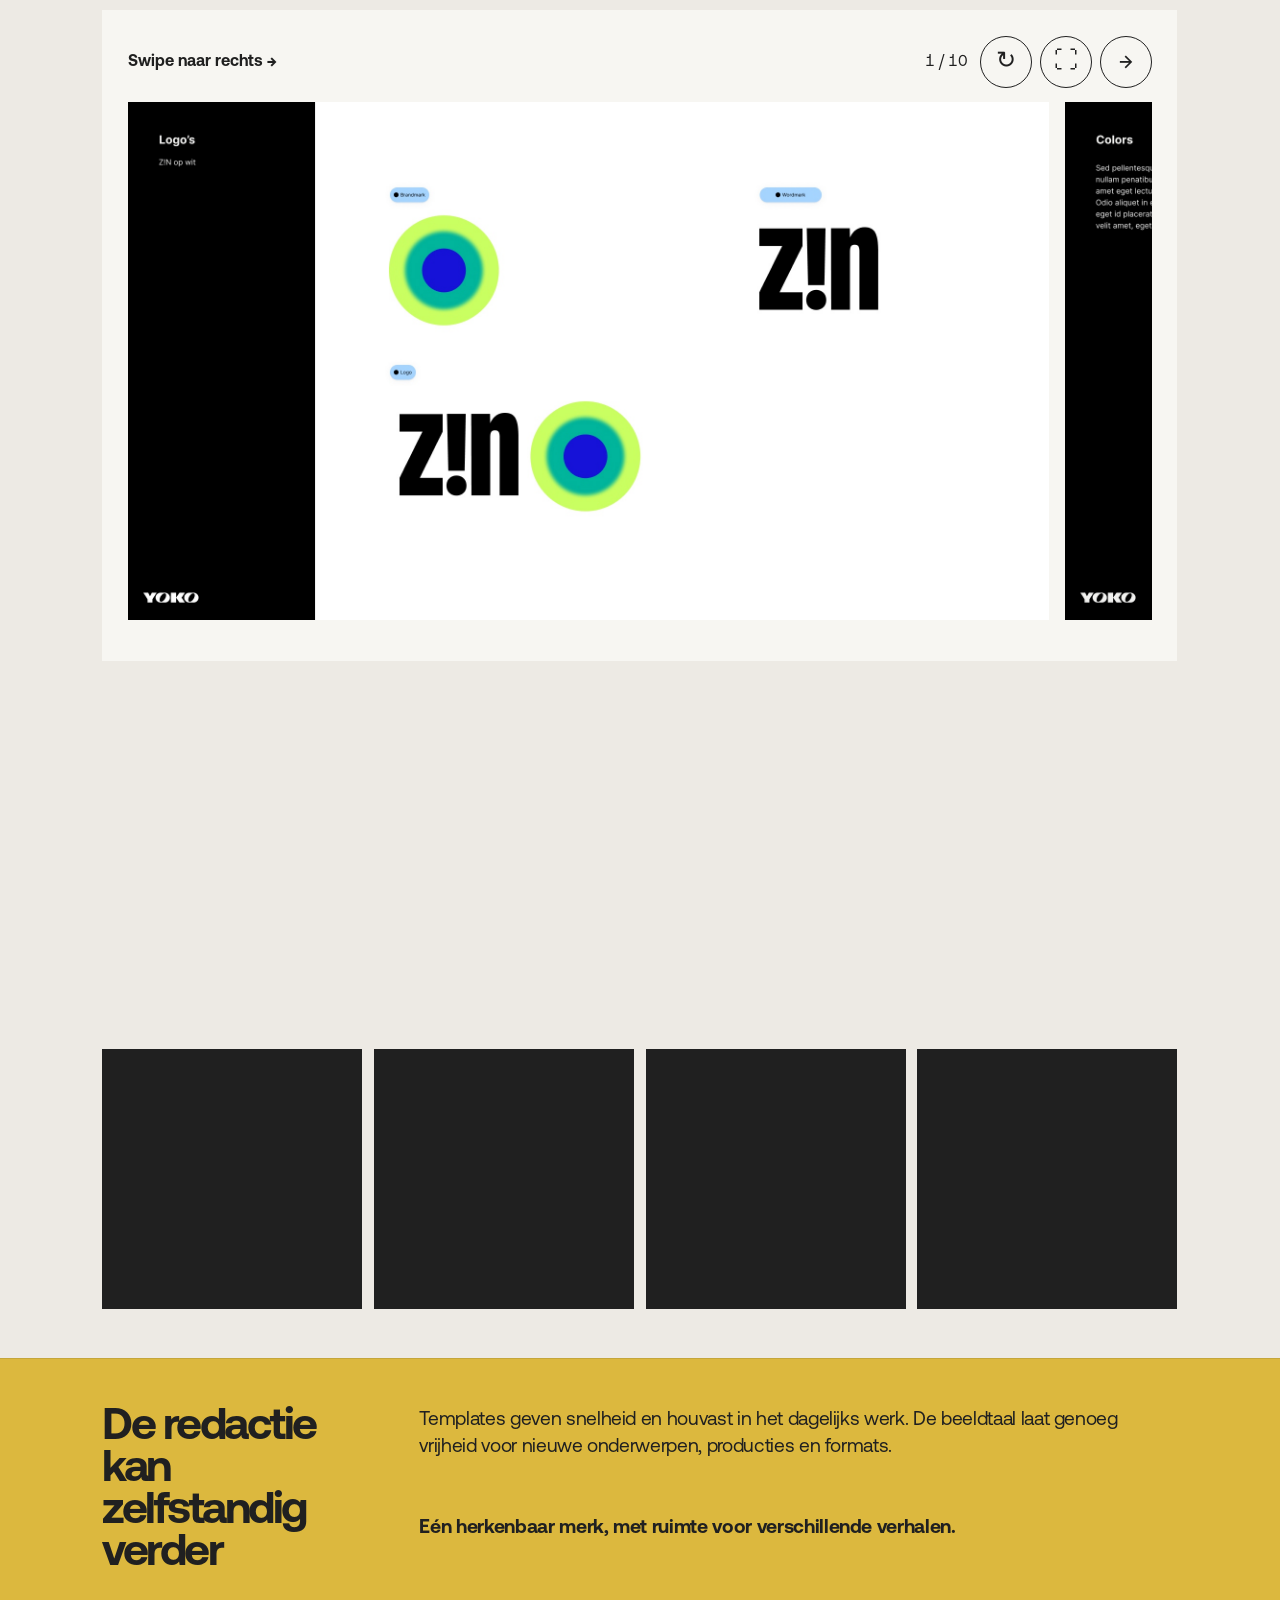
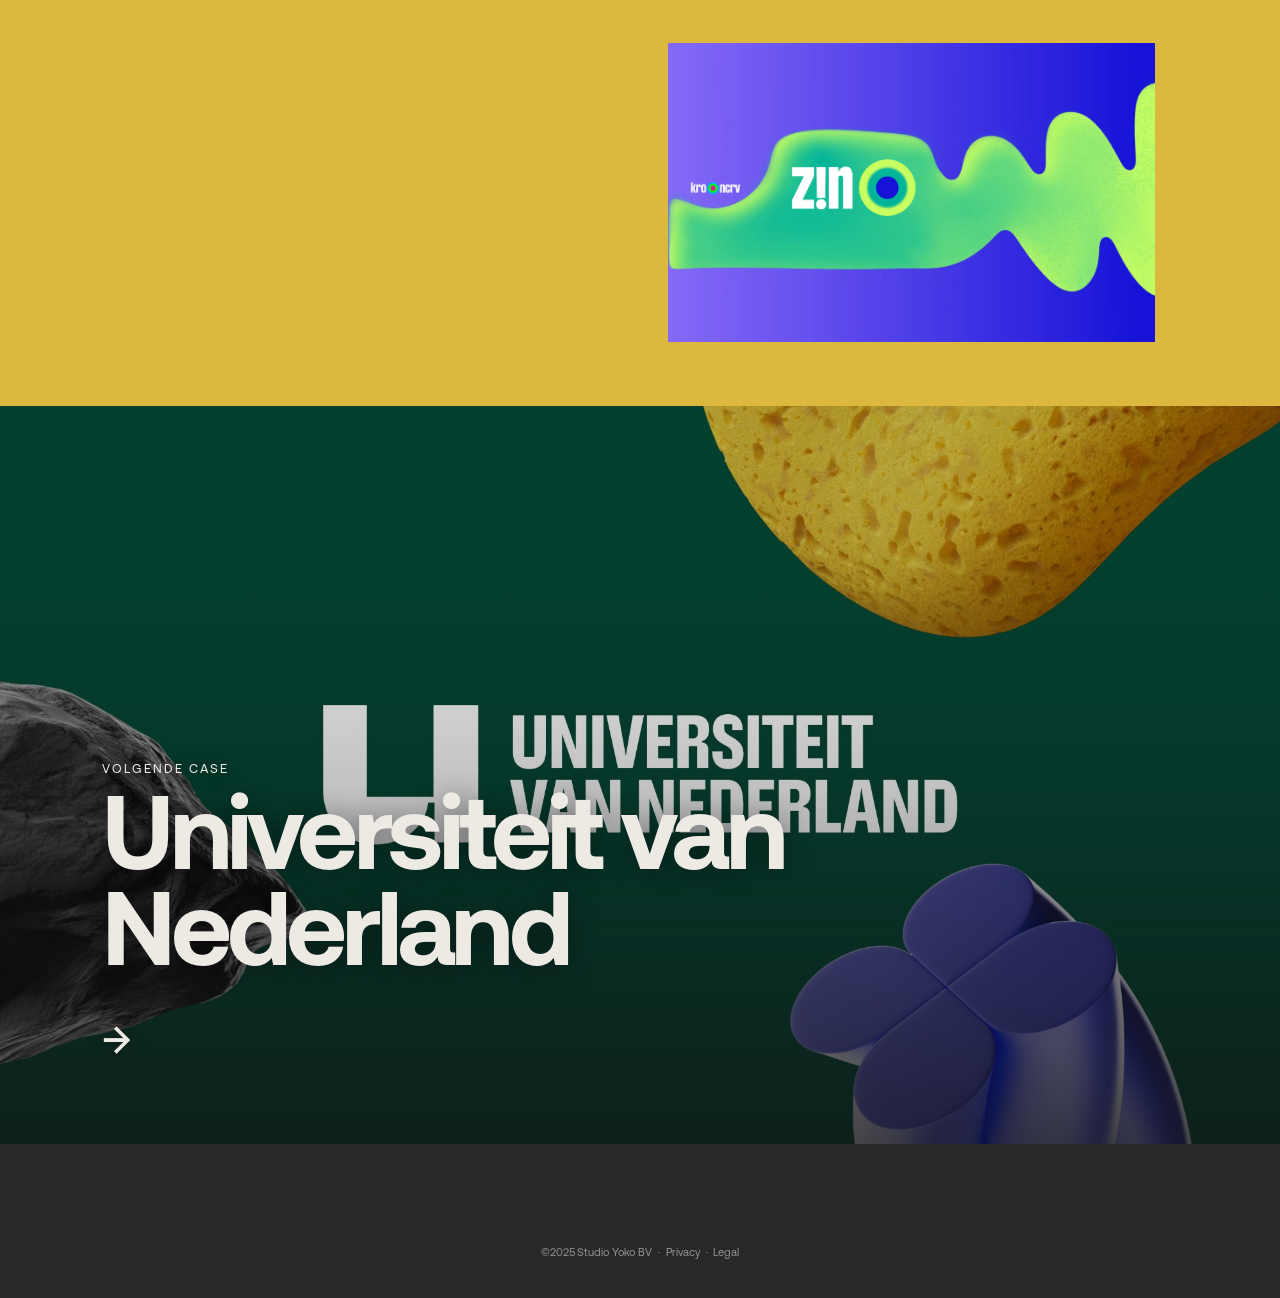
<file: zin-in-morgen.html>
<!DOCTYPE html>
<html lang="nl">
<head>
    <meta charset="UTF-8">
    <meta name="viewport" content="width=device-width, initial-scale=1.0">
    <title>Zin — Studio Yoko</title>
    <meta name="description" content="Van tv-programma naar social merk — voor KRO-NCRV bepaalden we opnieuw waar Zin in Morgen voor staat en bouwden we een complete visuele taal die de redactie zelfstandig in de lucht houdt.">
    <link rel="icon" type="image/svg+xml" href="assets/favicon.svg">
    <link rel="icon" type="image/png" href="assets/favicon.png">
    <link rel="apple-touch-icon" href="assets/apple-touch-icon.png">
    <link rel="stylesheet" href="css/style.css?v=186">
    <style>
        .zin-hero {
            min-height: 60svh;
            position: relative;
            overflow: hidden;
            background: var(--dark);
        }
        .zin-hero__media {
            position: absolute;
            inset: 0;
            width: 100%;
            height: 100%;
            display: block;
            object-fit: cover;
            object-position: center;
        }
        .page--zin .case-narrative__intro { padding:clamp(46px,5vw,76px) var(--pad-x); }
        .page--zin .case-narrative__intro-inner { display:grid; grid-template-columns:minmax(0,.86fr) minmax(420px,1.14fr); gap:clamp(42px,6vw,100px); width:100%; max-width:none; margin:0; align-items:center; }
        .page--zin .case-narrative__title { max-width:690px; margin:0 0 clamp(24px,2.5vw,36px); font-size:clamp(40px,4.4vw,76px); line-height:.98; letter-spacing:-.025em; }
        .page--zin .case-narrative__intro-copy { max-width:690px; margin:0; gap:.8em; font-size:clamp(17px,1.3vw,22px); }
        .zin-intro__copy { min-width:0; }
        .zin-intro__media { width:100%; margin:0; overflow:hidden; background:var(--dark); }
        .zin-intro__media img,
        .zin-intro__media video { width:100%; aspect-ratio:16/10; display:block; object-fit:cover; }
        .page--zin .case-narrative__section { display:block; padding-block:clamp(34px,3.8vw,58px); }
        .page--zin .case-narrative__inner { display:grid; grid-template-columns:minmax(220px,.52fr) minmax(0,1.48fr); gap:clamp(28px,4vw,72px); width:100%; max-width:none; margin:0!important; }
        .page--zin .case-narrative__label { max-width:12ch; padding-top:0; font-size:clamp(32px,3.5vw,58px); }
        .page--zin .case-narrative__label::before { display:none; content:none; }
        .page--zin .case-narrative__copy { max-width:66ch; padding-top:0; font-size:clamp(20px,1.48vw,27px); }
        .zin-media { width:calc(100% - (2 * var(--pad-x))); margin:clamp(8px,1vw,18px) auto; display:grid; gap:clamp(8px,1vw,18px); overflow:hidden; }
        .zin-media--wide img { width:100%; aspect-ratio:16/9; display:block; object-fit:cover; }
        .zin-media--duo { grid-template-columns:repeat(2,minmax(0,1fr)); padding:clamp(8px,1vw,18px); background:var(--accent); }
        .zin-challenge-media { width:calc(100% - (2 * var(--pad-x))); margin:clamp(8px,1vw,18px) auto; display:grid; gap:clamp(10px,1.2vw,20px); }
        .zin-challenge-media__thumbs,
        .zin-challenge-media__illustrations { display:grid; gap:clamp(10px,1.2vw,20px); }
        .zin-challenge-media__thumbs { grid-template-columns:repeat(2,minmax(0,1fr)); }
        .zin-challenge-media__illustrations { grid-template-columns:repeat(3,minmax(0,1fr)); }
        .zin-challenge-media img,
        .zin-challenge-media video { width:100%; height:100%; min-height:0; display:block; background:var(--highlight); }
        .zin-challenge-media img { aspect-ratio:16/9; object-fit:cover; }
        .zin-challenge-media video { aspect-ratio:1/1; object-fit:contain; }
        .zin-media--duo img { width:100%; height:100%; min-height:38vw; display:block; object-fit:cover; }
        .zin-section-media { width:calc(100% - (2 * var(--pad-x))); margin:0 auto clamp(28px,3.5vw,58px); }
        .zin-section-media img { display:block; width:100%; height:auto; }
        .zin-section-media--duo { display:grid; grid-template-columns:repeat(2,minmax(0,1fr)); gap:clamp(10px,1vw,18px); }
        .zin-reels { display:grid; grid-template-columns:repeat(3,minmax(0,1fr)); align-items:start; gap:clamp(12px,1.5vw,26px); overflow:visible; }
        .zin-reels__item { position:relative; min-width:0; transition:transform .45s cubic-bezier(.2,.8,.2,1),filter .45s ease; will-change:transform; }
        .zin-reels__item:nth-child(1) { --reel-x:-5px; --reel-r:-1.1deg; }
        .zin-reels__item:nth-child(2) { --reel-x:0px; --reel-r:.8deg; }
        .zin-reels__item:nth-child(3) { --reel-x:5px; --reel-r:1.15deg; }
        .zin-reels__item:hover { z-index:2; transform:translate(var(--reel-x),-10px) rotate(var(--reel-r)) scale(1.018); filter:drop-shadow(0 16px 20px rgba(32,32,32,.12)); }
        .zin-statement { padding:clamp(48px,5vw,78px) var(--pad-x); background:var(--accent); color:var(--dark); }
        .zin-statement p { max-width:24ch; margin:0; font-size:clamp(34px,4.6vw,76px); font-weight:700; line-height:1; letter-spacing:0; }
        .zin-choices { background:var(--cream); padding:clamp(38px,5vw,76px) var(--pad-x); }
        .zin-choices__inner { width:min(100%,var(--content-max)); margin:0 auto; display:grid; grid-template-columns:minmax(280px,.72fr) minmax(0,1.28fr); align-items:center; gap:clamp(32px,5vw,88px); --matrix-progress:0; }
        .zin-choices__copy h2 { margin:0 0 24px; font-size:clamp(42px,4.2vw,68px); line-height:1; letter-spacing:0; }
        .zin-choices__copy p { margin:0; max-width:620px; font-size:clamp(18px,1.45vw,25px); line-height:1.42; }
        .zin-choices__copy.is-word-scrub .zin-choice-word { display:inline-block; opacity:.25; will-change:opacity; }
        .zin-choices__stage { width:100%; overflow:hidden; }
        .zin-choices__viewport { position:relative; width:100%; aspect-ratio:16/8.25; overflow:hidden; background:#fff; cursor:zoom-in; }
        .zin-choices__fullscreen { position:absolute; z-index:2; right:12px; bottom:12px; width:46px; height:46px; border:0; border-radius:50%; background:var(--cream); color:var(--dark); font:22px/1 Arial,sans-serif; cursor:pointer; }
        .zin-choices__stage.is-matrix-fullscreen { position:fixed; z-index:6000; inset:0; display:grid; align-content:center; padding:clamp(16px,3vw,48px); background:#111; }
        .zin-choices__stage.is-matrix-fullscreen .zin-choices__viewport { max-height:calc(100dvh - 90px); aspect-ratio:16/9; }
        .zin-choices__stage.is-matrix-fullscreen video { width:100%; height:100%; object-fit:contain; }
        .zin-choices__stage video { width:100%; aspect-ratio:16/9; display:block; object-fit:cover; object-position:top; background:#fff; }
        .zin-choices__progress { position:relative; width:100%; height:38px; margin:8px 0 0; cursor:ew-resize; touch-action:none; user-select:none; outline:none; }
        .zin-choices__progress::before { content:""; position:absolute; inset:12px 0 auto; height:6px; border-radius:99px; background:rgba(32,32,32,.16); }
        .zin-choices__progress-fill { position:absolute; left:0; top:12px; width:calc(var(--matrix-progress) * 100%); height:6px; border-radius:99px; background:#202020; pointer-events:none; }
        .zin-choices__progress-thumb { position:absolute; left:calc(var(--matrix-progress) * 100%); top:4px; width:22px; height:22px; border:2px solid #202020; border-radius:50%; background:var(--cream); box-shadow:0 1px 5px rgba(0,0,0,.18); transform:translateX(-50%); pointer-events:none; }
        .zin-choices__progress:focus-visible .zin-choices__progress-thumb { box-shadow:0 0 0 4px rgba(32,32,32,.18); }
        .zin-choices__hint { display:none; margin:2px 0 0; font-size:14px; line-height:1.35; opacity:.7; }
        .zin-result { background:var(--highlight); color:var(--dark); }
        .zin-style-scroll { width:100%; min-width:0; margin:clamp(18px,2vw,30px) 0 0; overflow:hidden; padding:clamp(18px,2vw,30px); background:#f7f6f2; }
        .zin-style-scroll__sticky { position:relative; height:auto; min-height:0; }
        .zin-style-scroll__toolbar { display:flex; align-items:center; justify-content:flex-end; gap:12px; margin:0 0 14px; }
        .zin-style-scroll__hint { margin:0; font-size:clamp(16px,1.2vw,20px); font-weight:700; }
        .zin-style-scroll__count { margin-left:auto; min-width:4.5ch; font-variant-numeric:tabular-nums; text-align:right; }
        .zin-style-scroll__actions { display:flex; gap:8px; }
        .zin-style-scroll__control { width:52px; height:52px; display:grid; place-items:center; border:1.5px solid currentColor; border-radius:50%; background:transparent; color:inherit; font:inherit; font-size:24px; line-height:1; cursor:pointer; transition:color .2s ease,background .2s ease,transform .2s ease; }
        .zin-style-scroll__control:hover { color:var(--cream); background:#202020; }
        .zin-style-scroll__next:hover { color:var(--cream); background:#202020; transform:translateX(4px); }
        .zin-style-scroll__canvas { position:relative; min-width:0; min-height:0; }
        .zin-style-scroll__track { display:flex; gap:clamp(12px,1.2vw,22px); width:100%; max-width:100%; overflow-x:auto; padding:0 9vw clamp(14px,1.2vw,20px) 0; scroll-behavior:smooth; scroll-snap-type:x proximity; scrollbar-width:thin; scrollbar-color:#202020 rgba(32,32,32,.14); -webkit-overflow-scrolling:touch; overscroll-behavior-inline:contain; cursor:grab; touch-action:auto; user-select:none; }
        .zin-style-scroll__track.is-wheel-scrolling { scroll-behavior:auto; scroll-snap-type:none; }
        .zin-style-scroll__track:active,.zin-style-scroll__track.is-dragging { cursor:grabbing; scroll-behavior:auto; }
        .zin-style-scroll__track::-webkit-scrollbar { height:7px; }
        .zin-style-scroll__track::-webkit-scrollbar-track { background:rgba(32,32,32,.14); }
        .zin-style-scroll__track::-webkit-scrollbar-thumb { background:#202020; border-radius:99px; }
        .zin-style-scroll__item { flex:0 0 min(72vw,1180px); width:min(72vw,1180px); max-width:calc(100vw - (2 * var(--pad-x))); height:auto; aspect-ratio:16/9; display:block; object-fit:cover; scroll-snap-align:start; scroll-snap-stop:always; pointer-events:none; user-select:none; -webkit-user-drag:none; }
        body.has-presentation-overlay { overflow:hidden; }
        .zin-style-scroll.is-presentation-fullscreen { width:100%; height:100dvh; margin:0; padding:0; background:#111; color:var(--cream); overflow:hidden; }
        .zin-style-scroll.is-fallback-fullscreen { position:fixed; inset:0; z-index:5000; }
        .zin-style-scroll.is-presentation-fullscreen .zin-style-scroll__sticky { width:100%; height:100%; }
        .zin-style-scroll.is-presentation-fullscreen .zin-style-scroll__toolbar { position:absolute; z-index:2; top:max(12px,env(safe-area-inset-top)); left:max(12px,env(safe-area-inset-left)); right:max(12px,env(safe-area-inset-right)); margin:0; padding:8px; border-radius:999px; background:rgba(17,17,17,.76); backdrop-filter:blur(12px); -webkit-backdrop-filter:blur(12px); }
        .zin-style-scroll.is-presentation-fullscreen .zin-style-scroll__canvas { position:absolute; inset:76px 12px 12px; }
        .zin-style-scroll.is-presentation-fullscreen .zin-style-scroll__track { height:100%; gap:0; padding:0; scrollbar-width:none; }
        .zin-style-scroll.is-presentation-fullscreen .zin-style-scroll__track::-webkit-scrollbar { display:none; }
        .zin-style-scroll.is-presentation-fullscreen .zin-style-scroll__item { flex:0 0 100%; width:100%; max-width:none; height:100%; aspect-ratio:auto; object-fit:contain; }
        .zin-style-scroll.is-presentation-fullscreen.is-rotated .zin-style-scroll__canvas { inset:auto; left:50%; top:50%; width:100dvh; height:100dvw; transform:translate(-50%,-50%) rotate(90deg); }
        .zin-illustrations { width:100%; min-width:0; margin:clamp(20px,2.4vw,38px) 0 0; display:grid; grid-template-columns:repeat(4,minmax(0,1fr)); gap:clamp(8px,.9vw,14px); }
        .zin-illustrations video { display:block; width:100%; height:auto; aspect-ratio:1/1; object-fit:contain; background:var(--dark); }
        .page--zin .zin-followup { display:block; margin-top:clamp(20px,2.4vw,38px)!important; }
        .zin-followup__spacer { display:none; }
        .page--zin .zin-followup .case-narrative__copy { max-width:72ch; margin-inline:auto; text-align:center; }
        .zin-effect-media { padding:clamp(14px,1.5vw,24px) var(--pad-x) clamp(38px,5vw,80px); display:grid; grid-template-columns:1fr 1fr; gap:clamp(10px,1vw,18px); background:var(--highlight); }
        .zin-effect-media video,.zin-effect-media img { width:100%; height:auto; aspect-ratio:16/9; object-fit:contain; display:block; background:var(--highlight); }
        .page--zin .case-next__title { font-weight:400; }
        @media(max-width:820px){.page--zin .case-narrative__intro-inner{grid-template-columns:1fr}.zin-media--duo,.zin-section-media--duo,.zin-effect-media{grid-template-columns:1fr}.zin-media--duo img{min-height:0;aspect-ratio:4/3}}
        @media(max-width:720px){.zin-reels{display:flex;width:100%;overflow-x:auto;gap:12px;padding:0 18vw 16px 0;scrollbar-width:none;-webkit-overflow-scrolling:touch}.zin-reels::-webkit-scrollbar{display:none}.zin-reels__item{flex:0 0 72vw}.zin-reels__item:hover{transform:none;filter:none}}
        @media(max-width:720px){.page--zin{--zin-mobile-pad:20px}.page--zin .case-narrative__intro,.page--zin .case-narrative__section,.zin-statement{padding-left:var(--zin-mobile-pad);padding-right:var(--zin-mobile-pad)}.page--zin .case-narrative__intro{padding-top:32px;padding-bottom:36px}.page--zin .case-narrative__title{font-size:clamp(38px,12vw,54px)}.page--zin .case-narrative__inner{grid-template-columns:1fr;gap:16px}.page--zin .case-narrative__label{max-width:none;font-size:clamp(30px,9vw,42px)}.page--zin .case-narrative__copy,.page--zin .case-narrative__intro-copy{font-size:17px;line-height:1.45}.zin-media,.zin-challenge-media{width:calc(100% - (2 * var(--zin-mobile-pad)))}.zin-choices{padding:34px var(--zin-mobile-pad)}.zin-choices__inner{grid-template-columns:1fr;gap:24px}.zin-choices__copy h2{font-size:clamp(36px,11vw,48px);margin-bottom:16px}.zin-choices__copy p{font-size:17px}.zin-choices__viewport{aspect-ratio:16/9}.zin-choices__stage video{object-fit:contain}.zin-choices__progress{height:46px;margin-top:6px}.zin-choices__progress::before,.zin-choices__progress-fill{top:19px;height:8px}.zin-choices__progress-thumb{top:9px;width:28px;height:28px}.zin-choices__hint{display:block}.zin-style-scroll{width:100%;margin-left:0;margin-right:0;overflow:hidden;padding:14px var(--zin-mobile-pad) 16px}.zin-style-scroll__sticky{position:relative;height:auto;min-height:0;padding:0}.zin-style-scroll__toolbar{justify-content:flex-start;gap:8px;margin-bottom:10px}.zin-style-scroll__hint{font-size:14px}.zin-style-scroll__count{margin-left:auto;font-size:14px}.zin-style-scroll__control{width:42px;height:42px;font-size:21px}.zin-style-scroll__track{width:100%;overflow-x:auto;gap:10px;padding:0;transform:none!important;scroll-padding:0;scroll-snap-type:x mandatory;-webkit-overflow-scrolling:touch}.zin-style-scroll__item{flex-basis:100%;width:100%;max-width:none}.zin-illustrations{width:100%;grid-template-columns:repeat(2,minmax(0,1fr))}.zin-followup__spacer{display:none}.page--zin .zin-followup{margin-top:22px!important}}
        @media(max-width:720px){
            .zin-challenge-media__thumbs { grid-template-columns:repeat(2,minmax(0,1fr)); gap:8px; }
            .zin-challenge-media__illustrations { grid-template-columns:repeat(3,minmax(0,1fr)); gap:8px; }
        }
    </style>
</head>
<body class="page--case page--zin">

    <!-- ===== NAVIGATIE ===== -->
    <nav class="nav nav--dark" id="nav">
        <a href="index.html" class="nav__logo"><div class="nav__logo-ani" id="navLogoAni" role="img" aria-label="Studio Yoko"></div></a>
        <div class="nav__links">
            <a href="work.html">werk</a>
            <a href="samenwerken.html">samenwerken</a>
            <a href="about.html">over</a>
            <a href="/#contact">contact</a>
        </div>
        <button class="nav__toggle" id="navToggle" aria-label="Menu" aria-expanded="false"><span></span><span></span><span></span></button>
    </nav>

    <!-- ===== HERO ===== -->
    <section class="zin-hero" id="case-hero">
        <video class="zin-hero__media" autoplay muted loop playsinline preload="auto" aria-label="Zin in Morgen">
            <source src="assets/cases/zin/Logo%20zin_1.webm" type="video/webm">
        </video>
    </section>

    <main>
        <section class="case-narrative__intro">
            <div class="case-narrative__intro-inner js-fade">
                <div class="zin-intro__copy"><h1 class="case-narrative__title">Van tv-programma naar social merk</h1><div class="case-narrative__intro-copy"><p>Voor KRO-NCRV maakten we van Zin in Morgen een social-first merk: een nieuwe naam, een nieuwe identiteit en een systeem waarmee de redactie dagelijks zelf content maakt.</p></div></div>
                <figure class="zin-intro__media"><video autoplay muted loop playsinline preload="auto"><source src="assets/cases/zin/Zin%20in%20Morgen%20(16)/0%20rechtsboven.webm" type="video/webm"></video></figure>
            </div>
        </section>

        <section class="case-narrative__section">
            <div class="case-narrative__inner js-fade">
                <h2 class="case-narrative__label">De uitdaging</h2>
                <div class="case-narrative__copy">
                    <p>Zin in Morgen wilde op social een jonger en breder publiek bereiken zonder de inhoudelijke kern kwijt te raken. De echte vraag was daarom niet hoe het merk eruitziet op Instagram of TikTok, maar: <strong>wat is het merk wanneer televisie niet langer het vertrekpunt is?</strong></p>
                </div>
            </div>
        </section>

        <div class="zin-challenge-media js-fade" aria-label="Visuele verkenning van de uitdaging">
            <div class="zin-challenge-media__thumbs">
                <img src="assets/cases/zin/Zin%20in%20Morgen%20(16)/1%20onder%20uitdaging.jpg" alt="Visuele verkenning voor Zin in Morgen">
                <img src="assets/cases/zin/Zin%20in%20Morgen%20(16)/1%20onder%20uitdaging%202.jpg" alt="Tweede visuele verkenning voor Zin in Morgen">
            </div>
            <div class="zin-challenge-media__illustrations">
                <video autoplay muted loop playsinline preload="metadata" aria-label="Geanimeerde ZIN!-illustratie Superblij"><source src="assets/cases/zin/Zin%20in%20Morgen%20(16)/6%20maakten%20-%20illustraties/11%20Superblij.webm" type="video/webm"></video>
                <video autoplay muted loop playsinline preload="metadata" aria-label="Geanimeerde ZIN!-illustratie Telefoon"><source src="assets/cases/zin/Zin%20in%20Morgen%20(16)/6%20maakten%20-%20illustraties/09%20Telefoon.webm" type="video/webm"></video>
                <video autoplay muted loop playsinline preload="metadata" aria-label="Geanimeerde ZIN!-illustratie Nieuwsgierig"><source src="assets/cases/zin/Zin%20in%20Morgen%20(16)/6%20maakten%20-%20illustraties/12%20Nieuwsgierig.webm" type="video/webm"></video>
            </div>
        </div>

        <section class="case-split">
            <div class="case-split__text js-fade">
                <h2 class="case-narrative__label">Ons inzicht</h2>
                <div class="case-narrative__copy">
                    <p>Op social mocht naast zingeving ook meer zin ín het leven staan: energie, plezier en het alledaagse. Juist de ruimte daartussen bleek interessant: inhoudelijk, maar niet altijd zwaar.</p>
                </div>
            </div>
            <div class="case-split__media">
                <div class="zin-section-media zin-reels js-fade" aria-label="Social reels voor Zin in Morgen">
            <img class="zin-reels__item" src="assets/cases/zin/reels/seksadvies-van-oma.jpg" alt="ZIN!-reel: Seksadvies van oma">
            <img class="zin-reels__item" src="assets/cases/zin/reels/eigen-grenzen-bewaken.jpg" alt="ZIN!-reel: Eigen grenzen bewaken">
            <img class="zin-reels__item" src="assets/cases/zin/reels/bijna-dood-ervaring.jpg" alt="ZIN!-reel: Bijna-doodervaring">
        </div>
            </div>
        </section>

        <section class="zin-choices" aria-label="Onze visuele keuzes voor Zin in Morgen">
            <div class="zin-choices__inner js-fade">
                <div class="zin-choices__copy">
                    <h2>Onze keuze</h2>
                    <p>Met voorbeelden en moodboards maakten we samen zichtbaar wat wel en niet bij Zin past. Uit die keuzes ontstonden twee richtingen die we samenbrachten in één identiteit.</p>
                </div>
                <div class="zin-choices__stage">
                    <div class="zin-choices__viewport">
                        <video class="zin-choices__video" muted playsinline preload="auto" aria-label="Geanimeerde matrix met de visuele keuzes voor Zin in Morgen">
                            <source src="assets/cases/zin/frame-77-scroll-v2.webm?v=20260818-2" type="video/webm">
                        </video>
                        <button class="zin-choices__fullscreen" type="button" aria-label="Open de matrix op volledig scherm" aria-pressed="false">⛶</button>
                    </div>
                    <div class="zin-choices__progress" role="slider" tabindex="0" aria-label="Sleep door de visuele keuzes" aria-valuemin="0" aria-valuemax="100" aria-valuenow="0">
                        <span class="zin-choices__progress-fill"></span>
                        <span class="zin-choices__progress-thumb"></span>
                    </div>
                    <p class="zin-choices__hint">Veeg over de balk om de matrix te bekijken.</p>
                </div>
            </div>
        </section>

        <section class="case-narrative__section">
            <div class="case-narrative__inner js-fade">
                <h2 class="case-narrative__label">Wat we maakten</h2>
                <div class="case-narrative__copy">
                    <p>Binnen twee weken vertaalden we de gekozen richting naar typografie, kleur, illustratie, grafische principes en motion: één identiteit die verdieping én lichtheid kan dragen.</p>
                </div>
            </div>

            <div class="zin-style-scroll js-fade" aria-label="Onderdelen van de nieuwe huisstijl">
                <div class="zin-style-scroll__sticky">
                  <div class="zin-style-scroll__toolbar">
                    <p class="zin-style-scroll__hint">Swipe naar rechts →</p>
                    <span class="zin-style-scroll__count" aria-live="polite">1 / 10</span>
                    <div class="zin-style-scroll__actions">
                      <button class="zin-style-scroll__control zin-style-scroll__rotate" type="button" aria-label="Draai de presentatie een kwartslag" aria-pressed="false">↻</button>
                      <button class="zin-style-scroll__control zin-style-scroll__fullscreen" type="button" aria-label="Open de presentatie op volledig scherm" aria-pressed="false">⛶</button>
                      <button class="zin-style-scroll__control zin-style-scroll__next" type="button" aria-label="Toon het volgende huisstijlvoorbeeld">→</button>
                    </div>
                  </div>
                  <div class="zin-style-scroll__canvas">
                    <div class="zin-style-scroll__track">
                      <img class="zin-style-scroll__item" src="assets/cases/zin/Zin%20in%20Morgen%20(16)/5%20maakten%20-%20%20huisstijl/1.jpg" alt="ZIN! huisstijltoepassing 1">
                    <img class="zin-style-scroll__item" src="assets/cases/zin/Zin%20in%20Morgen%20(16)/5%20maakten%20-%20%20huisstijl/2.jpg" alt="ZIN! huisstijltoepassing 2">
                    <img class="zin-style-scroll__item" src="assets/cases/zin/Zin%20in%20Morgen%20(16)/5%20maakten%20-%20%20huisstijl/3.jpg" alt="ZIN! huisstijltoepassing 3">
                    <img class="zin-style-scroll__item" src="assets/cases/zin/Zin%20in%20Morgen%20(16)/5%20maakten%20-%20%20huisstijl/4.jpg" alt="ZIN! huisstijltoepassing 4">
                    <img class="zin-style-scroll__item" src="assets/cases/zin/Zin%20in%20Morgen%20(16)/5%20maakten%20-%20%20huisstijl/5.jpg" alt="ZIN! huisstijltoepassing 5">
                    <img class="zin-style-scroll__item" src="assets/cases/zin/Zin%20in%20Morgen%20(16)/5%20maakten%20-%20%20huisstijl/6.jpg" alt="ZIN! huisstijltoepassing 6">
                    <img class="zin-style-scroll__item" src="assets/cases/zin/Zin%20in%20Morgen%20(16)/5%20maakten%20-%20%20huisstijl/6-2.jpg" alt="ZIN! huisstijltoepassing 7">
                    <img class="zin-style-scroll__item" src="assets/cases/zin/Zin%20in%20Morgen%20(16)/5%20maakten%20-%20%20huisstijl/7.jpg" alt="ZIN! huisstijltoepassing 8">
                    <img class="zin-style-scroll__item" src="assets/cases/zin/Zin%20in%20Morgen%20(16)/5%20maakten%20-%20%20huisstijl/8.jpg" alt="ZIN! huisstijltoepassing 9">
                      <img class="zin-style-scroll__item" src="assets/cases/zin/Zin%20in%20Morgen%20(16)/5%20maakten%20-%20%20huisstijl/9.jpg" alt="ZIN! huisstijltoepassing 10">
                    </div>
                  </div>
                </div>
            </div>

            <div class="case-narrative__inner zin-followup js-fade">
                <div class="zin-followup__spacer" aria-hidden="true"></div>
                <div class="case-narrative__copy">
                    <p>Met een huisstijlhandboek en templates maakt de redactie zelf nieuwe social content. Voor bijzondere producties blijft de beeldtaal flexibel genoeg voor maatwerk.</p>
                </div>
            </div>

            <div class="zin-illustrations" aria-label="Illustraties binnen de ZIN!-huisstijl">
                <video autoplay muted loop playsinline preload="metadata" aria-label="Illustratie Balans"><source src="assets/cases/zin/Zin%20in%20Morgen%20(16)/6%20maakten%20-%20illustraties/01%20Balans.webm" type="video/webm"></video>
                <video autoplay muted loop playsinline preload="metadata" aria-label="Illustratie Nadenken"><source src="assets/cases/zin/Zin%20in%20Morgen%20(16)/6%20maakten%20-%20illustraties/02%20Nadenken.webm" type="video/webm"></video>
                <video autoplay muted loop playsinline preload="metadata" aria-label="Illustratie Overprikkeld"><source src="assets/cases/zin/Zin%20in%20Morgen%20(16)/6%20maakten%20-%20illustraties/08%20Overprikkeld.webm" type="video/webm"></video>
                <video autoplay muted loop playsinline preload="metadata" aria-label="Illustratie Dagdromen"><source src="assets/cases/zin/Zin%20in%20Morgen%20(16)/6%20maakten%20-%20illustraties/05%20Dagdromen.webm" type="video/webm"></video>
                <video autoplay muted loop playsinline preload="metadata" aria-label="Illustratie Gesprek"><source src="assets/cases/zin/Zin%20in%20Morgen%20(16)/6%20maakten%20-%20illustraties/06%20Gesprek.webm" type="video/webm"></video>
                <video autoplay muted loop playsinline preload="metadata" aria-label="Illustratie Samen werken"><source src="assets/cases/zin/Zin%20in%20Morgen%20(16)/6%20maakten%20-%20illustraties/04%20Samen%20werken.webm" type="video/webm"></video>
                <video autoplay muted loop playsinline preload="metadata" aria-label="Illustratie Nieuwsgierig"><source src="assets/cases/zin/Zin%20in%20Morgen%20(16)/6%20maakten%20-%20illustraties/12%20Nieuwsgierig.webm" type="video/webm"></video>
                <video autoplay muted loop playsinline preload="metadata" aria-label="Illustratie Hoopvol"><source src="assets/cases/zin/Zin%20in%20Morgen%20(16)/6%20maakten%20-%20illustraties/13%20Hoopvol.webm" type="video/webm"></video>
            </div>
        </section>

        <section class="case-narrative__section zin-result">
            <div class="case-narrative__inner js-fade">
                <h2 class="case-narrative__label">De redactie kan zelfstandig verder</h2>
                <div class="case-narrative__copy">
                    <p>Templates geven snelheid en houvast in het dagelijks werk. De beeldtaal laat genoeg vrijheid voor nieuwe onderwerpen, producties en formats.</p><p><strong>Eén herkenbaar merk, met ruimte voor verschillende verhalen.</strong></p>
                </div>
            </div>
        </section>

        <div class="zin-effect-media" aria-label="De nieuwe identiteit in gebruik">
            <video autoplay muted loop playsinline preload="auto" aria-label="ZIN! eindkaart"><source src="assets/cases/zin/Zin%20in%20Morgen%20(16)/7%20onder%20effect%20-%20eindkaart.webm" type="video/webm"></video>
            <img src="assets/cases/zin/Zin%20in%20Morgen%20(16)/7%20onder%20effect%20-%20overlay.png" alt="ZIN! grafische overlay">
        </div>

    </main>

    <!-- ===== NEXT CASE ===== -->
    <section class="case-next" id="case-next">
        <img class="case-next__bg" src="assets/cases/universiteit-van-nederland/thumb.jpg" alt="" aria-hidden="true">
        <a class="case-next__link" href="universiteit-van-nederland.html">
            <span class="case-next__label">Volgende case</span>
            <h2 class="case-next__title">Universiteit van Nederland</h2>
            <div class="case-next__arrow">→</div>
        </a>
    </section>

    <!-- ===== FOOTER ===== -->
    <footer class="footer" id="contact">
        <svg class="footer__ok" aria-hidden="true" viewBox="0 0 600 600" xmlns="http://www.w3.org/2000/svg">
            <circle cx="300" cy="300" r="300" fill="#2C272C"/>
            <path d="M281.479 101.464C289.079 101.464 295.908 105.402 300.534 112.716C312.429 131.282 320.69 151.423 325.426 173.139C325.757 174.601 326.087 175.952 327.409 177.527C329.391 169.763 331.264 162.112 333.356 154.348C334.127 151.31 334.898 148.047 336.33 145.234C339.855 138.37 346.684 134.545 353.733 134.545C356.156 134.545 358.579 134.995 360.892 135.895C370.805 139.833 375.871 149.96 373.118 160.874C366.84 185.853 360.451 210.832 354.063 235.924L442.067 415.842C448.786 431.144 437.992 448.36 421.581 448.585L335.119 449.26C335.009 449.26 335.009 449.26 334.898 449.26C334.458 449.26 334.127 449.26 333.797 449.26C325.536 448.81 318.267 443.409 314.852 435.645L298.551 398.739L298.992 397.276C291.833 404.59 283.242 410.328 273.219 414.266C258.019 420.23 243.37 423.268 229.162 423.268C204.269 423.268 181.029 413.704 159.992 393.338C152.282 385.799 145.784 376.235 140.937 366.446C132.456 349.231 126.289 331.003 127.39 311.199C127.61 306.698 128.161 301.973 129.703 297.697C132.456 290.046 139.506 285.432 147.105 285.432C148.097 285.432 149.088 285.545 150.189 285.657C159.331 287.12 165.83 294.096 166.491 303.548L166.711 302.985C166.931 308.499 167.702 314.237 169.024 320.088C174.751 345.967 189.4 364.983 202.727 364.983C203.829 364.983 204.82 364.871 205.811 364.646C219.91 361.383 226.298 336.066 220.02 308.161C214.292 282.282 199.643 263.266 186.316 263.266C185.215 263.266 184.223 263.379 183.232 263.604C177.945 264.841 170.566 270.805 167.702 277.331C165.389 278.344 162.856 279.019 160.212 279.019C159.111 279.019 157.899 278.906 156.688 278.681C142.479 275.531 139.726 257.753 148.868 246.051C164.178 226.585 184.334 217.359 208.675 217.246C208.785 217.246 208.785 217.246 208.895 217.246C220.681 217.246 231.695 220.622 243.48 225.797C238.854 212.858 233.237 201.718 225.527 192.042C219.469 184.503 212.861 177.864 206.472 171.001C200.194 164.362 197.991 154.573 201.185 146.472C204.71 137.695 212.53 132.069 221.672 132.069C221.672 132.069 221.672 132.069 221.782 132.069C227.84 132.069 233.017 134.32 237.532 138.483C256.807 156.261 271.677 177.189 281.81 201.606C282.471 203.181 283.131 204.644 284.563 206.107C284.563 204.756 284.453 203.406 284.453 202.056C282.911 178.54 275.642 157.049 263.085 137.245C254.164 123.293 261.213 105.29 276.743 101.914C278.395 101.577 279.937 101.464 281.479 101.464Z" fill="#DCB83E"/>
        </svg>
        <p class="footer__legal">©2025 Studio Yoko BV&nbsp;&nbsp;·&nbsp;&nbsp;Privacy&nbsp;&nbsp;·&nbsp;&nbsp;Legal</p>
    </footer>

    <script src="data/cases.js?v=8"></script>
    <script src="js/lottie.min.js?v=1"></script>
    <script src="js/main.js?v=51"></script>
    <script>
        document.addEventListener('DOMContentLoaded', () => {
            const nav = document.getElementById('nav');
            const hero = document.getElementById('case-hero');
            if (nav && hero) {
                const obs = new IntersectionObserver(([e]) => {
                    nav.classList.toggle('is-past-hero', !e.isIntersecting);
                }, { threshold: 0.05 });
                obs.observe(hero);
            }
            const targets = document.querySelectorAll('.js-fade');
            const observer = new IntersectionObserver(
                entries => entries.forEach(e => {
                    if (e.isIntersecting) { e.target.classList.add('is-visible'); observer.unobserve(e.target); }
                }),
                { threshold: 0.08, rootMargin: '0px 0px -32px 0px' }
            );
            targets.forEach(el => observer.observe(el));

            document.querySelectorAll('.zin-choices__stage').forEach(stage => {
                const video = stage.querySelector('.zin-choices__video');
                const slider = stage.querySelector('.zin-choices__progress');
                const viewport = stage.querySelector('.zin-choices__viewport');
                const fullscreenButton = stage.querySelector('.zin-choices__fullscreen');
                const choices = stage.closest('.zin-choices__inner');
                const copyText = choices?.querySelector('.zin-choices__copy p');
                const usesTouch = window.matchMedia('(hover: none), (pointer: coarse)').matches;
                if (!video) return;
                const setMatrixFullscreen = active => {
                    stage.classList.toggle('is-matrix-fullscreen', active);
                    fullscreenButton?.setAttribute('aria-pressed', String(active));
                    fullscreenButton?.setAttribute('aria-label', active ? 'Sluit volledig scherm' : 'Open de matrix op volledig scherm');
                    document.body.style.overflow = active ? 'hidden' : '';
                };
                const toggleMatrixFullscreen = async () => {
                    const active = document.fullscreenElement === stage || stage.classList.contains('is-matrix-fullscreen');
                    if (active) {
                        if (document.fullscreenElement === stage) await document.exitFullscreen?.();
                        setMatrixFullscreen(false);
                        return;
                    }
                    try { await stage.requestFullscreen(); stage.dataset.fullscreenMode = 'native'; setMatrixFullscreen(true); }
                    catch (_) { stage.dataset.fullscreenMode = 'fallback'; setMatrixFullscreen(true); }
                };
                fullscreenButton?.addEventListener('click', event => { event.stopPropagation(); toggleMatrixFullscreen(); });
                viewport?.addEventListener('click', event => { if (event.target !== fullscreenButton) toggleMatrixFullscreen(); });
                document.addEventListener('fullscreenchange', () => {
                    if (stage.dataset.fullscreenMode === 'native' && document.fullscreenElement !== stage) setMatrixFullscreen(false);
                });
                document.addEventListener('keydown', event => {
                    if (event.key === 'Escape' && stage.dataset.fullscreenMode === 'fallback') setMatrixFullscreen(false);
                });
                let ticking = false;
                let sliderActive = false;
                let dragProgress = 0;
                let pendingVideoTime = null;
                const commitVideoTime = () => {
                    if (pendingVideoTime === null || video.seeking) return;
                    const targetTime = pendingVideoTime;
                    pendingVideoTime = null;
                    if (Math.abs(video.currentTime - targetTime) > .008) video.currentTime = targetTime;
                };
                const requestVideoTime = targetTime => {
                    pendingVideoTime = targetTime;
                    commitVideoTime();
                };
                const splitIntoWords = element => {
                    if (!element) return [];
                    const words = element.textContent.trim().split(/\s+/);
                    element.textContent = '';
                    return words.map((word, index) => {
                        const span = document.createElement('span');
                        span.className = 'zin-choice-word';
                        span.textContent = word;
                        element.append(span);
                        if (index < words.length - 1) element.append(document.createTextNode(' '));
                        return span;
                    });
                };
                const copyWords = splitIntoWords(copyText);
                choices?.querySelector('.zin-choices__copy')?.classList.add('is-word-scrub');
                const setMatrixProgress = progress => {
                    const value = Math.max(0, Math.min(1, progress));
                    choices?.style.setProperty('--matrix-progress', value.toFixed(4));
                    slider?.setAttribute('aria-valuenow', String(Math.round(value * 100)));
                    copyWords.forEach((word, index) => {
                        const reveal = Math.max(0, Math.min(1, (value * (copyWords.length + 2)) - index));
                        word.style.opacity = String(.25 + (reveal * .75));
                    });
                    if (Number.isFinite(video.duration) && video.duration > 0) {
                        const targetTime = Math.min(video.duration - .001, video.duration * value);
                        requestVideoTime(targetTime);
                    }
                };
                const progressFromPointer = event => {
                    if (!slider) return;
                    const rect = slider.getBoundingClientRect();
                    dragProgress = (event.clientX - rect.left) / Math.max(1, rect.width);
                    setMatrixProgress(dragProgress);
                };
                const scrubMatrix = () => {
                    ticking = false;
                    if (sliderActive || usesTouch) return;
                    const rect = stage.getBoundingClientRect();
                    const start = window.innerHeight * .68;
                    const end = window.innerHeight * -.28;
                    const distance = Math.max(1, start - end);
                    const progress = Math.max(0, Math.min(1, (start - rect.top) / distance));
                    setMatrixProgress(progress);
                };
                const requestScrub = () => {
                    if (ticking) return;
                    ticking = true;
                    requestAnimationFrame(scrubMatrix);
                };
                video.pause();
                video.removeAttribute('autoplay');
                video.removeAttribute('loop');
                video.addEventListener('loadedmetadata', () => {
                    video.pause();
                    if (usesTouch) setMatrixProgress(0);
                    else scrubMatrix();
                }, { once:true });
                video.addEventListener('seeked', () => {
                    if (pendingVideoTime !== null) requestAnimationFrame(commitVideoTime);
                });
                video.addEventListener('play', () => video.pause());
                slider?.addEventListener('pointerdown', event => {
                    event.preventDefault();
                    sliderActive = true;
                    slider.setPointerCapture?.(event.pointerId);
                    progressFromPointer(event);
                });
                slider?.addEventListener('pointermove', event => {
                    if (!sliderActive) return;
                    event.preventDefault();
                    progressFromPointer(event);
                });
                slider?.addEventListener('pointerrawupdate', event => {
                    if (sliderActive) progressFromPointer(event);
                });
                const releaseSlider = event => {
                    if (!sliderActive) return;
                    const rect = slider.getBoundingClientRect();
                    dragProgress = (event.clientX - rect.left) / Math.max(1, rect.width);
                    setMatrixProgress(dragProgress);
                    sliderActive = false;
                    slider?.releasePointerCapture?.(event.pointerId);
                };
                slider?.addEventListener('pointerup', releaseSlider);
                slider?.addEventListener('pointercancel', releaseSlider);
                slider?.addEventListener('keydown', event => {
                    const current = Number(slider.getAttribute('aria-valuenow') || 0) / 100;
                    let next = current;
                    if (event.key === 'ArrowRight' || event.key === 'ArrowUp') next += .04;
                    else if (event.key === 'ArrowLeft' || event.key === 'ArrowDown') next -= .04;
                    else if (event.key === 'Home') next = 0;
                    else if (event.key === 'End') next = 1;
                    else return;
                    event.preventDefault();
                    sliderActive = true;
                    setMatrixProgress(next);
                    sliderActive = false;
                });
                window.addEventListener('scroll', requestScrub, { passive:true });
                window.addEventListener('resize', requestScrub);
                scrubMatrix();
            });

            document.querySelectorAll('.zin-style-scroll').forEach(scroller => {
                const track = scroller.querySelector('.zin-style-scroll__track');
                const next = scroller.querySelector('.zin-style-scroll__next');
                const rotate = scroller.querySelector('.zin-style-scroll__rotate');
                const fullscreen = scroller.querySelector('.zin-style-scroll__fullscreen');
                const count = scroller.querySelector('.zin-style-scroll__count');
                const items = [...scroller.querySelectorAll('.zin-style-scroll__item')];
                if (!track) return;

                const currentIndex = () => {
                    const center = track.scrollLeft + (track.clientWidth / 2);
                    return items.reduce((closest, item, index) => {
                        const itemCenter = item.offsetLeft + (item.offsetWidth / 2);
                        return Math.abs(itemCenter - center) < closest.distance
                            ? { index, distance:Math.abs(itemCenter - center) }
                            : closest;
                    }, { index:0, distance:Infinity }).index;
                };
                const updateCount = () => {
                    if (count) count.textContent = `${currentIndex() + 1} / ${items.length}`;
                };
                let countFrame = 0;
                track.addEventListener('scroll', () => {
                    cancelAnimationFrame(countFrame);
                    countFrame = requestAnimationFrame(updateCount);
                }, { passive:true });
                next?.addEventListener('click', () => {
                    const target = items[Math.min(items.length - 1, currentIndex() + 1)];
                    track.scrollTo({ left:target?.offsetLeft || 0, behavior:'smooth' });
                });
                let wheelTarget = track.scrollLeft;
                let wheelAnimation = 0;
                let wheelIdleTimer = 0;
                let wheelIsIdle = true;
                const animateWheel = () => {
                    const distance = wheelTarget - track.scrollLeft;
                    if (Math.abs(distance) < 1.2) {
                        track.scrollLeft = wheelTarget;
                        wheelAnimation = 0;
                        if (wheelIsIdle) track.classList.remove('is-wheel-scrolling');
                        return;
                    }
                    track.scrollLeft += distance * .2;
                    wheelAnimation = requestAnimationFrame(animateWheel);
                };
                track.addEventListener('wheel', event => {
                    const rawDelta = Math.abs(event.deltaX) > Math.abs(event.deltaY) ? event.deltaX : event.deltaY;
                    const deltaScale = event.deltaMode === 1 ? 22 : event.deltaMode === 2 ? track.clientWidth : 1;
                    const delta = rawDelta * deltaScale;
                    const max = Math.max(0, track.scrollWidth - track.clientWidth);
                    if (!delta || (delta < 0 && wheelTarget <= .5) || (delta > 0 && wheelTarget >= max - .5)) return;
                    event.preventDefault();
                    if (!wheelAnimation) wheelTarget = track.scrollLeft;
                    wheelTarget = Math.max(0, Math.min(max, wheelTarget + delta));
                    track.classList.add('is-wheel-scrolling');
                    wheelIsIdle = false;
                    clearTimeout(wheelIdleTimer);
                    wheelIdleTimer = setTimeout(() => {
                        wheelIsIdle = true;
                        if (!wheelAnimation) track.classList.remove('is-wheel-scrolling');
                    }, 180);
                    if (!wheelAnimation) wheelAnimation = requestAnimationFrame(animateWheel);
                }, { passive:false });
                let dragging = false;
                let dragStartX = 0;
                let dragStartScroll = 0;
                track.addEventListener('pointerdown', event => {
                    if (event.pointerType !== 'mouse' || event.button !== 0) return;
                    event.preventDefault();
                    dragging = true;
                    dragStartX = event.clientX;
                    dragStartScroll = track.scrollLeft;
                    track.classList.add('is-dragging');
                    track.setPointerCapture(event.pointerId);
                });
                track.addEventListener('pointermove', event => {
                    if (!dragging) return;
                    event.preventDefault();
                    track.scrollLeft = dragStartScroll - (event.clientX - dragStartX);
                });
                const stopDragging = event => {
                    if (!dragging) return;
                    dragging = false;
                    track.classList.remove('is-dragging');
                    if (event?.pointerId !== undefined && track.hasPointerCapture(event.pointerId)) {
                        track.releasePointerCapture(event.pointerId);
                    }
                };
                track.addEventListener('pointerup', stopDragging);
                track.addEventListener('pointercancel', stopDragging);
                track.addEventListener('lostpointercapture', stopDragging);
                track.addEventListener('dragstart', event => event.preventDefault());

                const setFullscreenState = active => {
                    scroller.classList.toggle('is-presentation-fullscreen', active);
                    fullscreen?.setAttribute('aria-pressed', String(active));
                    fullscreen?.setAttribute('aria-label', active ? 'Sluit volledig scherm' : 'Open de presentatie op volledig scherm');
                    document.body.classList.toggle('has-presentation-overlay', scroller.classList.contains('is-fallback-fullscreen'));
                    requestAnimationFrame(updateCount);
                };
                const exitFullscreen = async () => {
                    if (document.fullscreenElement === scroller) await document.exitFullscreen?.();
                    scroller.classList.remove('is-fallback-fullscreen', 'is-rotated');
                    rotate?.setAttribute('aria-pressed', 'false');
                    setFullscreenState(false);
                };
                fullscreen?.addEventListener('click', async () => {
                    if (scroller.classList.contains('is-presentation-fullscreen')) {
                        await exitFullscreen();
                        return;
                    }
                    try {
                        if (!scroller.requestFullscreen) throw new Error('Fullscreen API unavailable');
                        await scroller.requestFullscreen();
                        setFullscreenState(true);
                    } catch (_) {
                        scroller.classList.add('is-fallback-fullscreen');
                        setFullscreenState(true);
                    }
                });
                document.addEventListener('fullscreenchange', () => {
                    const active = document.fullscreenElement === scroller;
                    if (!active && !scroller.classList.contains('is-fallback-fullscreen')) {
                        scroller.classList.remove('is-rotated');
                        rotate?.setAttribute('aria-pressed', 'false');
                    }
                    setFullscreenState(active || scroller.classList.contains('is-fallback-fullscreen'));
                });
                rotate?.addEventListener('click', async () => {
                    if (!scroller.classList.contains('is-presentation-fullscreen')) {
                        fullscreen?.click();
                        await new Promise(resolve => setTimeout(resolve, 120));
                    }
                    const rotated = scroller.classList.toggle('is-rotated');
                    rotate.setAttribute('aria-pressed', String(rotated));
                    rotate.setAttribute('aria-label', rotated ? 'Zet de presentatie rechtop' : 'Draai de presentatie een kwartslag');
                    requestAnimationFrame(updateCount);
                });
                document.addEventListener('keydown', event => {
                    if (event.key === 'Escape' && scroller.classList.contains('is-fallback-fullscreen')) exitFullscreen();
                });
                window.addEventListener('resize', updateCount, { passive:true });
                updateCount();
            });

        });
    </script>
</body>
</html>
</file>
<file: css/style.css>
@import url('nav-desktop.css?v=8');

/* ============================================================
   STUDIO YOKO — Stylesheet
   ============================================================
   FONT: Zet Aeonik-bestanden in assets/fonts/ en uncomment
   de @font-face regels hieronder. DM Sans is de fallback.
   ============================================================ */

@font-face {
    font-family: 'Aeonik';
    src: url('../assets/fonts/Aeonik-Regular.otf') format('opentype');
    font-weight: 400; font-style: normal; font-display: swap;
}
@font-face {
    font-family: 'Aeonik';
    src: url('../assets/fonts/Aeonik-Bold.otf') format('opentype');
    font-weight: 700; font-style: normal; font-display: swap;
}
/* ===== TOKENS ===== */
:root {
    --gray:   #b6b7bb;
    --dark:   #202020;
    --cream:  #edeae4;
    --dot:    #d6d2ca;
    --accent: #B0C6EB;
    --highlight: #DCB83E;
    --page-tint-opacity: 1;
    --verhaal-tint-opacity: 0;
    --systeem-tint-opacity: 0;
    --font:   'Aeonik', 'DM Sans', sans-serif;
    --font-display: 'Aeonik', var(--font);
    --type-section-title: clamp(24px, 3vw, 42px);
    --type-body: clamp(16px, 1.4vw, 21px);

    --content-max: 1920px;
    --pad-x-base: clamp(32px, 8vw, 160px);
    --pad-x-wide-base: clamp(48px, 12vw, 240px);
    --pad-x: max(var(--pad-x-base), calc((100vw - var(--content-max)) / 2 + var(--pad-x-base)));
    --pad-x-wide: max(var(--pad-x-wide-base), calc((100vw - var(--content-max)) / 2 + var(--pad-x-wide-base)));
    --grid-gap: 5px;
    --nav-pad: clamp(20px, 3vw, 40px);
}

/* ===== RESET ===== */
*, *::before, *::after { box-sizing: border-box; margin: 0; padding: 0; }
html { scroll-behavior: smooth; }
body {
    font-family: var(--font);
    background: var(--cream);
    color: var(--dark);
    overflow-x: hidden;
    overscroll-behavior-y: none;
    cursor: url('../assets/cursor-default.svg?v=3') 3 2, auto;
    -webkit-font-smoothing: antialiased;
    -moz-osx-font-smoothing: grayscale;
    width: 100%;
    position: relative;
    z-index: 0;
}
a, button, [role="button"], .work-item, .pillars__case-card, .filter-btn, .footer__photo {
    cursor: pointer;
}
::selection { background: var(--highlight); color: var(--dark); }
::-moz-selection { background: var(--highlight); color: var(--dark); }
img, video { display: block; max-width: 100%; }
address { font-style: normal; }
a { color: inherit; }
h1,
h2,
.home-work-intro__title,
.reel-sub__body--dark,
.studio__headline,
.ch__desc,
.page-handoff__title {
    font-family: var(--font-display);
    font-weight: 700;
}

/* ===== CTA LINK ===== */
.cta-link {
    display: inline-flex;
    align-items: center;
    gap: 10px;
    font-family: var(--font);
    font-size: clamp(15px, 1.2vw, 18px);
    font-weight: 500;
    letter-spacing: -0.3px;
    line-height: 1;
    color: var(--dark);
    text-decoration: none;
    white-space: nowrap;
    transition: opacity 0.2s ease;
}
.cta-link:hover { opacity: 0.55; }
.cta-arrow {
    display: inline-block;
    font-size: 0.85em;
    color: var(--accent);
    transition: transform 0.2s ease;
}
.cta-link:hover .cta-arrow { transform: translate(3px, -1px); }

/* =====================================================
   NAVIGATIE
   ===================================================== */
.nav {
    --nav-fade: 0;
    position: fixed;
    top: 0;
    left: 0;
    transform: none;
    width: 100%;
    z-index: 1000;
    padding: clamp(18px, 2vw, 28px) var(--pad-x);
    display: grid;
    grid-template-columns: auto 1fr auto;
    align-items: center;
    gap: clamp(20px, 3vw, 56px);
    background: transparent;
    border-bottom: none;
    transition: background 0.1s ease;
}
.nav__logo {
    grid-column: 1;
    display: block;
    flex-shrink: 0;
    text-decoration: none;
    transform-origin: left center;
    transition: transform 0.35s ease;
}
.nav__logo img {
    height: clamp(24px, 2.4vw, 38px);
    width: auto;
    filter: brightness(0);
    display: block;
}
/* Lottie-logo linksboven — zelfde hoogte/kleurbehandeling als het statische logo */
.nav__logo-ani {
    height: clamp(24px, 2.4vw, 38px);
    width: clamp(131px, 13.1vw, 207px);
    overflow: hidden;
    display: block;
    filter: brightness(0);
}
.nav__logo-ani svg { display: block; width: 100% !important; height: 100% !important; }
.nav__logo:hover .nav__logo-ani {
    filter: invert(78%) sepia(45%) saturate(814%) hue-rotate(5deg) brightness(90%) contrast(88%);
}
.nav--dark .nav__logo-ani { filter: brightness(0) invert(1); }
.nav--dark.is-past-hero .nav__logo-ani { filter: brightness(0); }
/* Logo faded uit bij scrollen (mobiel + desktop) */
.nav.is-collapsed .nav__logo {
    transform: scale(0.82);
}
.nav__description {
    max-width: 900px;
    opacity: var(--nav-fade);
    transition: opacity 0.1s ease;
}
.nav__headline {
    font-size: clamp(18px, 1.5vw, 26px);
    font-weight: 500;
    font-style: normal;
    line-height: 1;
    letter-spacing: -0.4px;
    color: var(--dark);
    justify-self: start;
    margin: 0 0 0 clamp(16px, 1.8vw, 28px);
    align-self: center;
    transition: opacity 0.35s ease;
}
.nav__headline--tagline {
    grid-column: 2;
    position: static;
    transform: none;
    justify-self: center;
    margin: 0;
    text-align: center;
    font-size: clamp(28px, 2.6vw, 50px);
    font-weight: 700;
    line-height: 1;
    letter-spacing: -0.045em;
    white-space: nowrap;
}
.nav--dark .nav__headline { color: var(--cream); }
/* Mee faden met de rest van de header bij scrollen */
.nav.is-collapsed .nav__headline { opacity: 0; pointer-events: none; }
.nav__links { grid-column: 3; display: flex; justify-self: end; gap: clamp(16px, 1.8vw, 28px); }
.nav__links a {
    font-family: var(--font);
    font-size: clamp(24px, 2vw, 34px);
    font-weight: 500;
    letter-spacing: -0.3px;
    color: var(--dark);
    text-decoration: none;
    opacity: 0.85;
    transition: opacity 0.15s ease;
    white-space: nowrap;
}
.nav__links a:hover { opacity: 1; }
.nav__links a.nav__link--active {
    opacity: 1 !important;
    font-weight: 700;
    text-decoration: underline;
    text-underline-offset: 4px;
    text-decoration-thickness: 2px;
}

/* Nav varianten — alleen tekstkleur flippen, balk blijft blauw */
.nav--dark {
    border-bottom-color: transparent;
}
.nav--dark .nav__logo img { filter: brightness(0) invert(1); }
.nav--dark .nav__description { color: rgba(237,234,228,0.5); }
.nav--dark .nav__links a { color: var(--cream); opacity: 0.7; }
.nav--dark .nav__links a:hover { opacity: 1; }

/* Voorbij de hero: donkere balk weg, nav transparant + donkere tekst */
.nav--dark.is-past-hero { background: transparent; }
.nav--dark.is-past-hero .nav__logo img { filter: brightness(0); }
.nav--dark.is-past-hero .nav__links a { color: var(--dark); }

/* Hamburger-knop — absoluut rechtsboven zodat 'ie het grid niet verstoort */
.nav__toggle {
    position: absolute;
    right: var(--pad-x);
    top: 50%;
    width: 44px; height: 44px;
    border: 0;
    background: transparent;
    cursor: pointer;
    padding: 10px;
    z-index: 1002;
    opacity: 0;
    transform: translateY(-50%) scale(0.8);
    transition: opacity 0.3s ease, transform 0.3s ease;
    pointer-events: none;
}
.nav__toggle span {
    display: block;
    width: 100%; height: 2px;
    background: var(--dark);
    border-radius: 2px;
    transition: transform 0.3s ease, opacity 0.2s ease;
}
.nav__toggle span + span { margin-top: 6px; }
.nav--dark .nav__toggle span { background: var(--cream); }
.nav--dark.is-past-hero .nav__toggle span { background: var(--dark); }

/* Menupaneel (fullscreen) — geldt op alle schermbreedtes zodra open */
.nav__links {
    transition: opacity 0.3s ease, transform 0.3s ease;
}
.nav.is-open .nav__links {
    position: fixed;
    inset: 0;
    display: flex;
    flex-direction: column;
    justify-content: center;
    align-items: center;
    gap: clamp(24px, 4vh, 40px);
    background: var(--cream);
    z-index: 1001;
}
.nav.is-open .nav__links a {
    font-size: clamp(28px, 6vw, 56px);
    opacity: 1;
    color: var(--dark);
}
/* Kruis-animatie */
.nav.is-open .nav__toggle span:nth-child(1) { transform: translateY(8px) rotate(45deg); }
.nav.is-open .nav__toggle span:nth-child(2) { opacity: 0; }
.nav.is-open .nav__toggle span:nth-child(3) { transform: translateY(-8px) rotate(-45deg); }
.nav.is-open .nav__toggle span { background: var(--dark); }
.nav.is-open .nav__toggle { opacity: 1; transform: translateY(-50%) scale(1); pointer-events: auto; }

/* Bij scrollen: inline links faden weg, menu-icoon fadet in */
.nav.is-collapsed .nav__links {
    opacity: 0;
    transform: translateY(-6px);
    pointer-events: none;
}
.nav.is-collapsed .nav__toggle {
    opacity: 1;
    transform: translateY(-50%) scale(1);
    pointer-events: auto;
}
.nav.is-collapsed {
    background: transparent;
    box-shadow: none;
    backdrop-filter: none;
    -webkit-backdrop-filter: none;
}
/* Open menu wint altijd van de collapse-fade */
.nav.is-open .nav__links {
    opacity: 1;
    transform: none;
    pointer-events: auto;
}

@media (max-width: 720px) {
    .nav {
        grid-template-columns: 1fr;
        padding: 16px var(--pad-x);
        align-items: center;
    }
    .nav__headline { display: none; }
    .nav__logo img { height: clamp(26px, 6.5vw, 38px); }
    /* Op mobiel altijd het icoon */
    .nav__toggle { opacity: 1; transform: translateY(-50%) scale(1); pointer-events: auto; }
    /* Inline links verborgen tenzij menu open */
    .nav__links { display: none; }
    .nav.is-open .nav__links {
        display: flex !important;
        position: fixed !important;
        inset: 0 !important;
        width: 100vw !important;
        height: 100dvh !important;
        min-height: 100svh;
        justify-self: stretch;
        justify-content: flex-start !important;
        align-items: stretch !important;
        padding: clamp(96px, 15vh, 128px) max(24px, var(--pad-x)) 40px !important;
        gap: 6px !important;
        overflow-y: auto;
        overscroll-behavior: contain;
        pointer-events: auto !important;
        background: var(--cream) !important;
    }
    .nav.is-open .nav__links a {
        display: flex;
        align-items: center;
        width: 100% !important;
        min-height: 58px;
        padding: 10px 0 !important;
        color: var(--dark) !important;
        font-size: clamp(34px, 10vw, 48px) !important;
        font-weight: 400 !important;
        line-height: 1 !important;
        letter-spacing: -0.035em;
        opacity: 1;
        pointer-events: auto;
        touch-action: manipulation;
    }
    .nav.is-open .nav__logo {
        position: relative;
        z-index: 1002;
        transform: none;
    }
    .nav.is-open .nav__logo-ani { filter: brightness(0); }
    .nav.is-open .nav__toggle span { background: var(--dark); }
}

/* =====================================================
   INTRO TEKST (boven reel)
   ===================================================== */
.site-intro { display: none; }

/* =====================================================
   SHOWREEL
   ===================================================== */
.reel {
    padding: clamp(72px, 9vw, 110px) var(--pad-x) 0;   /* zelfde breedte als de tabellen eronder */
    background: var(--cream);
    line-height: 0;
    position: relative;
    z-index: 0;
}
.page-flow {
    position: relative;
    z-index: 1;
    background: var(--cream);
}
.page--home .reel,
.page--home .page-flow {
    background:
        linear-gradient(
            rgba(176, 198, 235, var(--page-tint-opacity)),
            rgba(176, 198, 235, var(--page-tint-opacity))
        ),
        var(--cream);
    box-shadow: 0 0 0 100vmax rgba(176, 198, 235, var(--page-tint-opacity));
    clip-path: inset(0 -100vmax);
}
.reel__video {
    width: 100%;
    aspect-ratio: 16 / 9;                    /* zoveel mogelijk 16:9 */
    height: auto;
    max-height: 82svh;
    object-fit: cover;
    display: block;
    background: #111;
    border-radius: 0;
    opacity: 0;
    transition: opacity 1.4s ease;
}
@media (max-width: 640px) {
    .reel { padding-top: clamp(64px, 16vw, 88px); }
    .reel__video { max-height: 62svh; }
}
.reel__video.is-playing { opacity: 1; }

/* =====================================================
   REEL SUBTEKST (direct onder video)
   ===================================================== */
.reel-sub {
    background: transparent;
    padding: clamp(48px, 7vw, 96px) var(--pad-x);
    display: grid;
    grid-template-columns: 1fr 1fr;
    gap: clamp(56px, 9vw, 140px);
    align-items: start;
}
.reel-sub__left { display: flex; flex-direction: column; gap: clamp(20px, 2.5vw, 32px); }
.reel-sub__right { padding-top: 6px; }
.reel-sub--single {
    display: block;
    padding-top: clamp(40px, 5vw, 72px);
    padding-bottom: clamp(40px, 5vw, 72px);
}
.reel-sub--single {
    padding-top: clamp(56px, 8vw, 120px);
}
.reel-sub--single .reel-sub__body--dark {
    font-size: clamp(17px, 1.7vw, 26px);
    font-weight: 500;
    line-height: 1.3;
    letter-spacing: -0.4px;
    color: var(--dark);
    max-width: 30ch;
}
.reel-sub--center {
    text-align: center;
    transform: scale(var(--intro-scale, 1));
    transform-origin: top center;
    will-change: transform;
}
.reel-sub--center .reel-sub__body--dark {
    max-width: 26ch;
    margin: 0 auto;
    line-height: var(--intro-lh, 1.3);
}
.reel-sub__sub {
    font-size: clamp(16px, 1.6vw, 24px);
    font-style: italic;
    font-weight: 500;
    color: var(--dark);
    opacity: 0.7;
    margin-top: 14px;
}
.reel-sub__meta {
    font-size: clamp(14px, 1.1vw, 17px);
    line-height: 1.5;
    color: rgba(32,32,32,0.6);
    max-width: 60ch;
    margin: 20px auto 0;
}
.reel-sub__tags--center {
    justify-content: center;
    margin-top: 22px;
}

/* ===== Intro: tekst links (op kolom-lijn) + speelse foto-collage rechts ===== */
.reel-sub--intro {
    grid-template-columns: minmax(0, 1fr) minmax(0, 1fr);
    gap: clamp(32px, 3vw, 56px);
    align-items: center;
    text-align: left;
    padding-inline: var(--pad-x);
    padding-top: clamp(48px, 6vw, 96px);
    padding-bottom: clamp(48px, 6vw, 96px);
}
.reel-sub--intro .reel-sub__left {
    gap: clamp(12px, 1.2vw, 18px);
}
.reel-sub--intro .reel-sub__body--dark {
    font-size: clamp(40px, 3.6vw, 68px);
    font-weight: 700;
    line-height: 0.94;
    letter-spacing: clamp(-3.5px, -0.22vw, -1.5px);
    color: var(--dark);
    max-width: none;
    margin: 0;
    white-space: nowrap;
}
.reel-sub__intro-text {
    margin-top: 0;
    max-width: 58ch;
}
.reel-sub__intro-text p {
    font-size: clamp(17px, 1.3vw, 21px);
    font-weight: 400;
    line-height: 1.45;
    color: rgba(32,32,32,0.62);
    margin: 0;
}
.reel-sub__intro-text p + p { margin-top: 0.75em; }
.reel-sub--intro .reel-sub__sub { margin-top: 4px; }
.reel-sub--intro .reel-sub__meta { margin: 8px 0 0; max-width: 46ch; }
.reel-sub--intro .reel-sub__tags { margin-top: 10px; }

.intro-collage {
    position: relative;
    width: 100%;
}
.intro-collage {
    position: relative;
    width: 100%;
    margin-left: auto;
    aspect-ratio: 16 / 10;
}
/* Slideshow: gestapelde foto's die om de paar seconden crossfaden */
.intro-collage__bg {
    position: absolute;
    inset: 0;
    width: 100%;
    height: 100%;
    object-fit: cover;
    border-radius: 0;
    display: block;
    opacity: 0;
    transition: opacity 1s ease;
}
.intro-collage__bg--saturated { filter: saturate(1.4) brightness(1.08); }
.intro-collage__bg.is-active { opacity: 1; }
@media (max-width: 720px) {
    .reel-sub--intro {
        grid-template-columns: 1fr;
        gap: clamp(32px, 9vw, 48px);
        padding-top: clamp(20px, 6vw, 28px);
        padding-bottom: clamp(40px, 10vw, 56px);
    }
    .reel-sub--intro .reel-sub__body--dark { white-space: normal; }
    .intro-collage { max-width: 600px; }
    .intro-collage__p--2 { left: 0; }
}
.reel-sub--headline {
    display: flex;
    align-items: center;
    justify-content: center;
    padding: clamp(64px, 8vw, 120px) var(--pad-x) clamp(8px, 1vw, 16px);
    text-align: center;
}
.reel-sub--headline .reel-sub__body--dark {
    max-width: none;
    margin: 0;
    font-size: clamp(34px, 6vw, 110px);
    font-weight: 700;
    line-height: 0.9;
    letter-spacing: clamp(-7px, -0.4vw, -2px);
    white-space: nowrap;
}

/* Wij werken voor — vlak boven contact */
.worked-for {
    padding: clamp(40px, 6vw, 80px) var(--pad-x);
    background: var(--cream);
}
.worked-for--logos {
    padding-top: clamp(56px, 7vw, 112px);
    padding-bottom: clamp(56px, 7vw, 112px);
    background: var(--dark);
}
.worked-for__title {
    margin: 0 0 clamp(32px, 5vw, 80px);
    color: #B0C6EB;
    font-size: clamp(36px, 5vw, 80px);
    font-weight: 700;
    line-height: 1;
    letter-spacing: -0.035em;
}
.worked-for__logos {
    display: block;
    width: 100%;
    height: auto;
}
.worked-for__logos-mobile { display: none; }
.worked-for .reel-sub__for-label {
    font-size: 11px;
    margin-bottom: 16px;
}
.worked-for--center { text-align: center; }
.worked-for--center .reel-sub__tags { justify-content: center; }

/* Pillar cases grids */
.pillars__cases--2 { grid-template-columns: repeat(2, 1fr); }
.pillars__cases--3 { grid-template-columns: repeat(3, 1fr); }
.pillars__cases--4 { grid-template-columns: repeat(4, 1fr); }
@media (max-width: 900px) {
    .pillars__cases--4 { grid-template-columns: repeat(2, 1fr); }
}
@media (max-width: 720px) {
    .pillars__cases--2,
    .pillars__cases--3,
    .pillars__cases--4 { grid-template-columns: 1fr; }
    .pillars__row { grid-template-columns: 1fr; gap: 20px; }
    .pillars__row--flip .pillars__intro { order: -1; }
}
.reel-sub__text {
    font-size: clamp(28px, 3.4vw, 56px);
    font-weight: 600;
    letter-spacing: -1.5px;
    line-height: 1.05;
    color: var(--dark);
    max-width: 28ch;
    margin: 0;
}
.reel-sub__body {
    font-size: clamp(17px, 1.4vw, 22px);
    line-height: 1.55;
    color: rgba(32,32,32,0.72);
}
.reel-sub__body--dark {
    color: rgba(32,32,32,0.6);
    max-width: 72ch;
    margin: 0;
}
.reel-sub__for-label {
    font-size: 10px;
    font-weight: 600;
    letter-spacing: 0.12em;
    text-transform: uppercase;
    color: var(--dark);
    opacity: 0.55;
    margin-top: clamp(32px, 4vw, 56px);
    margin-bottom: 12px;
}
.reel-sub__tags {
    display: flex;
    flex-wrap: wrap;
    gap: 8px;
}
.reel-sub__tag {
    font-size: clamp(12px, 0.9vw, 14px);
    font-weight: 500;
    color: var(--dark);
    background: var(--accent);
    border: 1px solid var(--accent);
    border-radius: 99px;
    padding: 6px 14px;
    white-space: nowrap;
}
@media (max-width: 640px) {
    .reel-sub {
        grid-template-columns: 1fr;
        gap: 32px;
        align-items: start;
    }
}

/* Word-pop span — inline-block zodat transform werkt */
.word-pop {
    display: inline-block;
    will-change: transform;
    transition: transform 0.05s linear;
}

/* Word-chips binnen de subtekst — dimmed naar zwart */
.reel-sub .word-chip {
    color: rgba(32, 32, 32, 0.18);
}
.reel-sub .word-chip.is-lit {
    color: var(--dark);
}
/* Word-voor-word reveal — dim → op tijdens scrollen */
.js-word-reveal .word-chip {
    color: rgba(32, 32, 32, 0.16);
    transition: color 0.5s cubic-bezier(0.16, 1, 0.3, 1);
}
.js-word-reveal .word-chip.is-lit {
    color: var(--dark);
}

/* =====================================================
   DRIE PIJLERS (na eerste 4 cases)
   ===================================================== */
.reel-caption {
    background: transparent;
    padding: clamp(56px, 7vw, 104px) var(--pad-x);
    position: relative;
}
.reel-caption__heading {
    font-size: 11px;
    font-weight: 600;
    letter-spacing: 0.1em;
    text-transform: uppercase;
    color: rgba(32,32,32,0.4);
    margin-bottom: clamp(28px, 3vw, 40px);
}

.reel-timeline {
    list-style: none;
    margin: 0; padding: 0;
    display: grid;
    grid-template-columns: repeat(3, 1fr);
    gap: clamp(24px, 4vw, 56px);
}

.reel-timeline__item {
    display: flex;
    flex-direction: column;
    gap: 12px;
    padding-top: clamp(24px, 3vw, 40px);
    position: relative;
    opacity: 0.12;
    transform: translateY(10px);
    transition: opacity 0.55s cubic-bezier(0.16, 1, 0.3, 1),
                transform 0.55s cubic-bezier(0.16, 1, 0.3, 1);
}
/* Dim background track line per item */
.reel-timeline__item::after {
    content: '';
    position: absolute;
    top: 0; left: 0;
    width: 100%;
    height: 1px;
    background: rgba(32,32,32,0.12);
}
/* Animated fill line per item — draws left→right when lit */
.reel-timeline__item::before {
    content: '';
    position: absolute;
    top: 0; left: 0;
    width: 0%;
    height: 2px;
    background: var(--dark);
    transition: width 0.7s cubic-bezier(0.16, 1, 0.3, 1);
    z-index: 1;
}
.reel-timeline__item.is-lit {
    opacity: 1;
    transform: translateY(0);
}
.reel-timeline__item.is-lit::before {
    width: 100%;
}

/* Header: nummer + label op één lijn */
.reel-timeline__header {
    display: flex;
    align-items: baseline;
    gap: 10px;
}

/* Step number — groter, zelfde lijn als label */
.reel-timeline__num {
    font-size: clamp(16px, 1.4vw, 22px);
    font-weight: 500;
    letter-spacing: -0.3px;
    line-height: 1;
    color: var(--dark);
    opacity: 0.35;
}

/* Heading — medium */
.reel-timeline__label {
    font-size: clamp(13px, 1.2vw, 18px);
    font-weight: 600;
    letter-spacing: 0.04em;
    line-height: 1.2;
    color: var(--dark);
    text-transform: uppercase;
    opacity: 0.5;
}

/* Description text — groot, dit is de hoofdtekst */
.reel-timeline__text {
    font-size: clamp(22px, 2.8vw, 44px);
    font-weight: 500;
    letter-spacing: -1.2px;
    line-height: 1.08;
    color: var(--dark);
    margin: 0;
}

/* Full connecting track line (behind fill) */
.reel-timeline__track {
    display: none;
}
.reel-timeline__track-fill {
    height: 2px;
    margin-top: -0.5px;
    background: var(--dark);
    width: 0%;
    transition: width 0.15s linear;
}

/* Werk grid doorloop zonder header herhaling */
.work--cont {
    padding-top: 0;
    background: transparent;
}
.work--cont .work__grid {
    padding-top: 0;
    padding-bottom: clamp(72px, 10vw, 140px);
}

@media (max-width: 720px) {
    .reel-timeline {
        grid-template-columns: 1fr;
        gap: 0;
    }
    .reel-timeline__item {
        padding: clamp(24px, 4vw, 40px) 0;
        gap: 8px;
    }
    .reel-timeline__item:last-child::after {
        display: none;
    }
    .reel-timeline__track { display: none; }
    .reel-timeline__text { font-size: clamp(22px, 6vw, 36px); }
}

/* =====================================================
   WORK GRID
   ===================================================== */
.work {
    background: transparent;
    padding-top: var(--grid-gap);
}

/* Header boven grid (homepage) */
.work__header {
    display: flex;
    align-items: center;
    justify-content: space-between;
    padding: clamp(40px, 5vw, 72px) var(--pad-x) clamp(20px, 2vw, 28px);
    background: transparent;
}
.work__label {
    font-size: 11px;
    font-weight: 500;
    text-transform: uppercase;
    letter-spacing: 0.12em;
    color: var(--dark);
    opacity: 0.4;
}
.work__all-link {
    color: var(--dark) !important;
    font-size: 14px;
    opacity: 0.5;
    transition: opacity 0.15s ease;
}
.work__all-link:hover { opacity: 1; }

/* Grid */
.work__grid {
    display: grid;
    grid-template-columns: repeat(12, 1fr);
    column-gap: clamp(16px, 2vw, 28px);
    row-gap: clamp(40px, 5vw, 72px);
    padding: 0 var(--pad-x) clamp(32px, 4vw, 56px);
    background: transparent;
}

/* Werk pagina */
.work--page { padding-top: 0; }
.work__grid--all { padding-top: 0; }

/* Work items */
.work-item {
    grid-column: span 12;
    display: block;
    text-decoration: none;
    color: var(--dark);
    cursor: pointer;
    position: relative;
}

.work-item__media {
    position: relative;
    overflow: hidden;
    background: var(--dark);
    width: 100%;
}

/* Aspect ratios — uniform per rij zodat items netjes uitlijnen */
.work-item[data-size="full"]   .work-item__media { aspect-ratio: 16/7; }
.work-item[data-size="large"]  .work-item__media { aspect-ratio: 16/9; }
.work-item[data-size="medium"] .work-item__media { aspect-ratio: 16/9; }
.work-item[data-size="small"]  .work-item__media { aspect-ratio: 16/9; }

.work-item__img {
    position: absolute;
    left: 0; right: 0;
    top: -10%;
    width: 100%; height: 120%;
    object-fit: cover;
    transform: translate3d(0, var(--parallax-y, 0), 0);
    will-change: transform;
    transition: transform 0.1s linear, filter 0.35s ease;
}

.work-item__logo {
    position: absolute;
    top: 16px; left: 16px;
    width: 38%;
    max-width: 130px;
    z-index: 2;
    filter: brightness(0) invert(1);
    pointer-events: none;
}

.work-item__img-placeholder {
    position: absolute; inset: 0;
    background: #2a2a2a;
    display: flex; align-items: flex-end;
    padding: 20px;
    color: rgba(182,183,187,0.15);
    font-size: 11px;
    font-weight: 500;
    text-transform: uppercase;
    letter-spacing: 0.1em;
}

/* Video preview op hover */
.work-item__video {
    position: absolute;
    left: 0; right: 0;
    top: -10%;
    width: 100%; height: 120%;
    object-fit: cover;
    opacity: 0;
    transform: translate3d(0, var(--parallax-y, 0), 0);
    will-change: transform;
    transition: opacity 0.5s ease, transform 0.1s linear, filter 0.35s ease;
    pointer-events: none;
}
.work-item.video-ready:hover .work-item__video { opacity: 1; }
.work-item.video-autoplay .work-item__video { opacity: 1 !important; }
/* Video-autoplay items tonen nu ook de thumbnail als fallback */

/* Kleur-overlay op hover */
.work-item__overlay {
    position: absolute; inset: 0;
    opacity: 0;
    transition: opacity 0.35s ease;
    background: linear-gradient(180deg, rgba(0,0,0,0) 45%, rgba(0,0,0,0.55) 100%);
    pointer-events: none;
    z-index: 1;
}
/* Geen extra kleur-overlay of aparte hover-scale → gelijk aan de homepage-cases
   (beeld blijft zichtbaar, alleen de scrim + tekst, beweging via tile-magnet) */


/* Info als overlay onderin de thumbnail — verschijnt bij hover */
.work-item__info {
    position: absolute; inset: 0;
    display: flex; align-items: flex-end;
    padding: clamp(14px, 1.6vw, 24px);
    background: linear-gradient(to top, rgba(0,0,0,0.8) 0%, rgba(0,0,0,0.3) 55%, rgba(0,0,0,0) 100%);
    opacity: 0;
    transition: opacity 0.3s ease;
    pointer-events: none;
    z-index: 2;
}
.work-item:hover .work-item__info { opacity: 1; }
.work-item__title,
.work-item__summary {
    color: #fff;
    font-size: clamp(13px, 1.05vw, 16px);
    line-height: 1.4;
    letter-spacing: -0.1px;
    max-width: 42ch;
    transform: translateY(8px);
    transition: transform 0.3s ease;
}
.work-item:hover .work-item__title,
.work-item:hover .work-item__summary { transform: translateY(0); }
.work-item__client {
    font-size: clamp(12px, 0.9vw, 14px);
    color: #fff;
    opacity: 0.7;
    letter-spacing: -0.1px;
}
/* Opdrachtgever-label onder de case (altijd zichtbaar) */
.work-item__label {
    display: block;
    margin-top: 12px;
    font-size: clamp(15px, 1.15vw, 19px);
    font-weight: 400;
    line-height: 1.32;
    color: var(--dark);
    opacity: 0.76;
    letter-spacing: -0.1px;
    transition: opacity 0.2s ease;
}
.work-item__label strong { font-weight: 700; }
.work-item:hover .work-item__label { opacity: 1; }

/* Desktop column spans */
@media (min-width: 768px) {
    .work-item[data-size="full"]   { grid-column: span 12; }
    .work-item[data-size="large"]  { grid-column: span 6; }
    .work-item[data-size="medium"] { grid-column: span 6; }
    .work-item[data-size="small"]  { grid-column: span 6; }
}

/* =====================================================
   WORK PAGE HEADER + FILTERS
   ===================================================== */
.page-header {
    background: transparent;
    padding: clamp(120px, 16vw, 220px) var(--pad-x) clamp(40px, 4vw, 64px);
    display: flex;
    align-items: flex-end;
    justify-content: space-between;
    gap: 24px;
    flex-wrap: wrap;
    border-bottom: 1px solid rgba(182,183,187,0.08);
}
.page-header__title {
    font-size: clamp(56px, 10vw, 152px);
    font-weight: 500;
    letter-spacing: -4px;
    line-height: 0.9;
    color: var(--dark);
    opacity: 0.9;
}
/* =====================================================
   OVER / STUDIO PAGINA — consistent met home & work
   ===================================================== */
.studio {
    padding: clamp(88px, 10vw, 140px) var(--pad-x) clamp(48px, 6vw, 88px);
    display: flex;
    flex-direction: column;
    gap: clamp(44px, 5.5vw, 90px);
}
.studio__intro {
    display: grid;
    grid-template-columns: 1fr 1fr;
    gap: clamp(40px, 6vw, 100px);
    align-items: center;
}
.about-carousel-intro {
    padding-top: clamp(120px, 14vw, 200px);
}
.page--studio .studio {
    padding-top: clamp(44px, 5vw, 76px);
}
.studio__intro--text-only {
    grid-template-columns: minmax(0, 820px);
}
.studio__label {
    font-size: clamp(11px, 0.9vw, 13px);
    font-weight: 700;
    letter-spacing: 0.16em;
    text-transform: uppercase;
    color: var(--dark);
    opacity: 0.5;
    margin: 0 0 clamp(20px, 2vw, 30px);
}
.studio__headline {
    font-size: clamp(26px, 3.2vw, 46px);
    font-weight: 600;
    line-height: 1.08;
    letter-spacing: -0.03em;
    color: var(--dark);
    margin: 0 0 clamp(22px, 2.4vw, 34px);
}
.studio__body p {
    font-size: clamp(16px, 1.4vw, 21px);
    line-height: 1.6;
    letter-spacing: -0.01em;
    color: rgba(32,32,32,0.62);
    margin: 0;
}
.studio__body p + p { margin-top: 1.1em; }
.studio__img img {
    width: 100%;
    aspect-ratio: 1 / 1;
    object-fit: cover;
    display: block;
    border-radius: 0;
    filter: saturate(1.2);
}
/* Expertise-grid (samenwerken) */
.exp-grid {
    display: grid;
    grid-template-columns: repeat(3, 1fr);
    gap: clamp(14px, 1.6vw, 26px);
}
.exp-card {
    background: #fff;
    border-radius: 16px;
    padding: clamp(22px, 2.2vw, 34px);
    box-shadow: 0 10px 28px rgba(0,0,0,0.05);
    transition: transform 0.3s cubic-bezier(0.2,0.8,0.2,1), box-shadow 0.3s ease;
}
.exp-card:hover { transform: translateY(-5px); box-shadow: 0 18px 40px rgba(0,0,0,0.09); }
.exp-card h3 {
    font-size: clamp(18px, 1.5vw, 23px);
    font-weight: 600;
    letter-spacing: -0.02em;
    margin-bottom: 10px;
}
.exp-card p {
    font-size: clamp(14px, 1.05vw, 16px);
    line-height: 1.5;
    color: rgba(32,32,32,0.6);
}
@media (max-width: 860px) { .exp-grid { grid-template-columns: 1fr 1fr; } }
@media (max-width: 560px) { .exp-grid { grid-template-columns: 1fr; } }
/* Vier kaarten op één rij (desktop) */
.exp-grid--4 { grid-template-columns: repeat(4, 1fr); }
@media (max-width: 1000px) { .exp-grid--4 { grid-template-columns: 1fr 1fr; } }
@media (max-width: 560px)  { .exp-grid--4 { grid-template-columns: 1fr; } }
/* Plain tekst-grid (geen kaart-fill) */
.plain-grid {
    display: grid;
    grid-template-columns: repeat(3, 1fr);
    gap: clamp(24px, 3vw, 52px);
}
.plain-item h3 {
    font-size: clamp(18px, 1.5vw, 23px);
    font-weight: 600;
    letter-spacing: -0.02em;
    margin-bottom: 10px;
}
.plain-item p {
    font-size: clamp(15px, 1.1vw, 17px);
    line-height: 1.55;
    color: rgba(32,32,32,0.62);
}
@media (max-width: 820px) { .plain-grid { grid-template-columns: 1fr 1fr; } }
@media (max-width: 540px) { .plain-grid { grid-template-columns: 1fr; } }
.studio__body--wide { max-width: 64ch; }
.studio__body--wide p + p { margin-top: 1em; }
.studio__body--wide strong { font-weight: 600; }

/* Split-rijen: afbeelding naast tekst, alternerend */
.studio__split {
    display: grid;
    grid-template-columns: 1fr 1fr;
    gap: clamp(28px, 4vw, 72px);
    align-items: center;
}
.studio__split--rev .studio__split-img  { order: 2; }
.studio__split--rev .studio__split-text { order: 1; }
.studio__split--text-right .studio__split-text {
    justify-self: end;
    text-align: right;
}
.studio__split--text-right .studio__body { margin-left: auto; }
.studio__split-img img {
    width: 100%;
    aspect-ratio: 4 / 3;
    object-fit: cover;
    display: block;
    border-radius: 0;
    filter: saturate(1.2);
}
.studio__split-text .studio__h2 { margin-bottom: clamp(14px, 1.6vw, 22px); }
.studio__split-text .studio__body { max-width: 46ch; }
/* Tekst-blokken onder de intro */
.studio__block {
    max-width: 1100px;
}
.studio__block--text { max-width: 820px; }
.studio__h2 {
    font-size: var(--type-section-title);
    font-weight: 700;
    letter-spacing: -0.03em;
    line-height: 1.05;
    color: var(--dark);
    margin: 0 0 clamp(18px, 2vw, 28px);
}
/* "Wie we zijn"-aanhef even groot als "Wat we doen" */
.about-carousel-intro .reel-sub__body--dark {
    font-size: var(--type-section-title);
    font-weight: 700;
    line-height: 1.05;
    letter-spacing: -0.03em;
}
.studio__lead {
    font-size: clamp(17px, 1.5vw, 22px);
    line-height: 1.5;
    color: rgba(32,32,32,0.62);
    margin: 0 0 clamp(28px, 3vw, 44px);
    max-width: 60ch;
}
/* Drie speelse verticale kaarten, volle breedte */
.studio__block--wide { max-width: none; }
.studio__does {
    display: grid;
    grid-template-columns: repeat(3, 1fr);
    gap: clamp(16px, 2vw, 32px);
    align-items: start;
}
.studio__do {
    display: flex;
    flex-direction: column;
    background: #fff;
    border-radius: 20px;
    padding: clamp(14px, 1.4vw, 20px);
    text-decoration: none;
    color: var(--dark);
    box-shadow: 0 12px 34px rgba(0,0,0,0.06);
    transition: transform 0.3s cubic-bezier(0.2,0.8,0.2,1), box-shadow 0.3s ease;
}
/* Speelse stagger: middelste kaart iets lager, buitenste licht gekanteld */
.studio__do:nth-child(2) { margin-top: clamp(26px, 3.5vw, 64px); }
.studio__do:nth-child(1) { transform: rotate(-1.2deg); }
.studio__do:nth-child(3) { transform: rotate(1.2deg); }
.studio__do:hover { transform: rotate(0deg) translateY(-6px); box-shadow: 0 20px 44px rgba(0,0,0,0.1); }
.studio__do-visual {
    position: relative;
    overflow: hidden;
    border-radius: 12px;
    aspect-ratio: 4 / 3;
    background: #e3e0d9;
}
.studio__do-visual video,
.studio__do-visual img {
    position: absolute; inset: 0;
    width: 100%; height: 100%;
    object-fit: cover;
    display: block;
    transition: transform 0.5s cubic-bezier(0.2,0.8,0.2,1);
}
.studio__do:hover .studio__do-visual video,
.studio__do:hover .studio__do-visual img { transform: scale(1.05); }
.studio__do-visual--ph {
    display: flex;
    align-items: flex-end;
    padding: clamp(16px, 2vw, 26px);
}
.studio__do-ph-label {
    color: rgba(255,255,255,0.55);
    font-size: clamp(11px, 0.9vw, 13px);
    font-weight: 500;
    letter-spacing: 0.06em;
    text-transform: uppercase;
}
.studio__do-text {
    display: flex;
    flex-direction: column;
    gap: 8px;
    padding: clamp(16px, 1.4vw, 22px) clamp(8px, 0.8vw, 12px) clamp(8px, 0.8vw, 12px);
}
.studio__do h3 {
    font-size: clamp(19px, 1.6vw, 25px);
    font-weight: 600;
    letter-spacing: -0.02em;
}
.studio__do p {
    font-size: clamp(14px, 1.05vw, 16px);
    line-height: 1.5;
    color: rgba(32,32,32,0.6);
}
.studio__do-cta {
    font-size: clamp(13px, 1vw, 15px);
    font-weight: 500;
    color: var(--dark);
    margin-top: 6px;
    transition: opacity 0.2s ease;
}
.studio__do:hover .studio__do-cta { opacity: 0.6; }
@media (max-width: 860px) {
    .studio__does { grid-template-columns: 1fr; gap: clamp(16px, 4vw, 24px); }
    .studio__do:nth-child(1),
    .studio__do:nth-child(2),
    .studio__do:nth-child(3) { margin-top: 0; transform: none; }
}
@media (max-width: 760px) {
    .studio__intro { grid-template-columns: 1fr; gap: clamp(28px, 6vw, 48px); }
    .studio__split { grid-template-columns: 1fr; gap: clamp(18px, 5vw, 32px); }
    .studio__split--rev .studio__split-img  { order: 1; }
    .studio__split--rev .studio__split-text { order: 2; }
    .studio__split--text-right .studio__split-text { text-align: left; }
    .studio__split--text-right .studio__body { margin-left: 0; }
}

/* Work-header: grote filterknoppen + categorie-tekst, links uitgelijnd */
.page-header--work {
    padding-top: clamp(96px, 12vw, 168px);
    justify-content: flex-start;
}
.page-header__left {
    display: flex;
    flex-direction: column;
    gap: clamp(18px, 2vw, 30px);
}
.page-header--work .filter-btn {
    font-size: clamp(16px, 1.5vw, 22px);
    padding: 12px 26px;
}
.page-header__desc {
    margin: 0;
    max-width: 34ch;
    font-size: clamp(18px, 1.7vw, 27px);
    font-weight: 400;
    line-height: 1.28;
    letter-spacing: -0.01em;
    color: rgba(32,32,32,0.72);
}

/* Work page: thumbs steken over de bovenrand van het witte vlak */
.page--work .page-header {
    padding-bottom: clamp(28px, 3vw, 48px);
    border-bottom: none;
}
.work--page {
    background: transparent;
}
.work--page .work__grid {
    margin-top: 0;
    background: transparent;
}

.filters {
    display: flex;
    gap: 6px;
    flex-wrap: wrap;
    align-items: center;
    padding-bottom: 6px;
}
.filter-btn {
    font-family: var(--font);
    font-size: 12px;
    font-weight: 500;
    letter-spacing: -0.15px;
    padding: 7px 16px;
    border-radius: 99px;
    border: 1px solid rgba(32,32,32,0.15);
    background: transparent;
    color: rgba(32,32,32,0.45);
    cursor: pointer;
    transition: all 0.15s ease;
}
.filter-btn:hover {
    border-color: rgba(32,32,32,0.3);
    color: var(--dark);
}
.filter-btn--active {
    background: var(--gray);
    color: var(--dark);
    border-color: var(--gray);
    opacity: 1;
}

.work-item.is-hidden { display: none; }

/* =====================================================
   ABOUT STRIP
   ===================================================== */
.about {
    position: relative;
    background: var(--dark);
    display: grid;
    grid-template-columns: 1fr 340px;
    gap: clamp(48px, 7vw, 96px);
    padding: clamp(72px, 9vw, 140px) var(--pad-x);
    align-items: center;
    border-top: 1px solid rgba(182,183,187,0.08);
}

.about__reel {
    position: relative;
    width: 100%;
    aspect-ratio: 16/9;
    overflow: hidden;
    cursor: pointer;
    background: #191919;
}
.about__reel video, .about__reel img {
    width: 100%; height: 100%; object-fit: cover;
}
.about__reel-placeholder {
    width: 100%; height: 100%;
    background: #171717;
    display: flex; align-items: center; justify-content: center;
}
.play-btn {
    width: 60px; height: 60px;
    display: flex; align-items: center; justify-content: center;
    border: 1px solid rgba(237,234,228,0.2);
    border-radius: 50%;
    transition: border-color 0.2s ease, transform 0.2s ease;
}
.about__reel:hover .play-btn {
    border-color: rgba(237,234,228,0.5);
    transform: scale(1.08);
}

.about__content { }
.about__label {
    font-size: 11px;
    font-weight: 500;
    text-transform: uppercase;
    letter-spacing: 0.12em;
    color: var(--cream);
    opacity: 0.35;
    margin-bottom: 20px;
}
.about__title {
    font-size: clamp(22px, 2.4vw, 34px);
    font-weight: 500;
    letter-spacing: -0.7px;
    line-height: 1.15;
    color: var(--cream);
    margin-bottom: 24px;
}
.about__text {
    font-size: 15px;
    font-weight: 400;
    letter-spacing: -0.15px;
    line-height: 1.6;
    color: var(--cream);
    opacity: 0.5;
    margin-bottom: 32px;
}
.about__cta { color: var(--cream); opacity: 0.75; }
.about__cta:hover { opacity: 1; }

/* =====================================================
   FOOTER
   ===================================================== */
.footer {
    background: #28282a;
    padding: clamp(64px, 8vw, 128px) var(--pad-x) clamp(28px, 3vw, 48px);
    border-top: none;
    display: flex;
    flex-direction: column;
    gap: clamp(24px, 3vw, 40px);
    align-items: center;
}
.footer__ok {
    display: none;
    width: clamp(96px, 11vw, 160px);
    height: auto;
}
.footer__cols { width: 100%; }
.footer__cols {
    display: grid;
    grid-template-columns: 1.15fr 0.85fr;
    gap: clamp(40px, 6vw, 96px);
    align-items: start;
}
.footer__team,
.footer__contact {
    display: flex;
    flex-direction: column;
    gap: clamp(20px, 2vw, 28px);
}
.footer__team {
    align-items: center;
    text-align: center;
}
.footer__label {
    font-size: 11px;
    font-weight: 600;
    letter-spacing: 0.12em;
    text-transform: uppercase;
    color: #c89bd5;
    opacity: 1;
}
.footer__photos {
    display: grid;
    grid-template-columns: repeat(2, 1fr);
    gap: clamp(12px, 1.4vw, 22px);
    width: 100%;
    max-width: 520px;
    margin-inline: auto;
}
.footer__photo {
    width: 100%;
    aspect-ratio: 4/5;
    object-fit: cover;
    border-radius: 4px;
    filter: grayscale(15%);
    transform: rotate(var(--rot, 0deg));
    transition: filter 0.25s ease, transform 0.35s cubic-bezier(0.2, 0.8, 0.2, 1);
}
.footer__photo:nth-child(1) { --rot: -3.5deg; }
.footer__photo:nth-child(2) { --rot: 2.5deg; }
.footer__photo:nth-child(3) { --rot: -1.5deg; }
.footer__photo:nth-child(3) {
    grid-column: 1 / -1;
    aspect-ratio: 16 / 9;
}
.footer__photo:hover {
    filter: none;
    transform: rotate(0deg) scale(1.02);
}
.footer__cta {
    width: max-content;
    color: var(--cream);
    opacity: 1;
    padding: 15px 24px;
    border: 1.5px solid rgba(237, 234, 228, 0.7);
    border-radius: 999px;
    font-size: clamp(17px, 1.35vw, 22px);
    transition: color 0.25s ease, background 0.25s ease, transform 0.25s ease;
}
.footer__cta .cta-arrow { font-size: 1.3em; transition: transform 0.3s cubic-bezier(0.2, 0.8, 0.2, 1); }
.footer__cta:hover { color: var(--dark); background: var(--cream); transform: translateY(-3px); }
.footer__cta:hover .cta-arrow { transform: translateX(7px) rotate(-12deg); }
.footer__info { display: flex; flex-direction: column; gap: 20px; }
.footer__contact--direct {
    min-height: 0;
    padding: 0;
    border: 0;
    align-self: stretch;
    justify-content: flex-start;
    gap: clamp(14px, 1.6vw, 22px);
}
.footer__cols > .footer__team > .footer__label,
.footer__cols > .footer__contact > .footer__label { display: none; }
.footer__contact--direct .footer__title {
    font-size: clamp(42px, 4vw, 64px);
    line-height: 1;
}
.footer__contact--direct .footer__info {
    gap: clamp(18px, 2vw, 28px);
    margin-top: 0;
}
.footer__contact--direct .footer__email {
    font-size: clamp(18px, 1.55vw, 26px);
}
.footer__contact-photo {
    width: 100%;
    aspect-ratio: 16 / 9;
    object-fit: cover;
    margin-top: auto;
    border-radius: 4px;
}

/* ===== CONTACT FORM ===== */
.contact-form {
    display: flex;
    flex-direction: column;
    gap: 14px;
    margin: 8px 0 24px;
    max-width: 460px;
}
.contact-form__row {
    display: flex;
    flex-direction: column;
    gap: 6px;
}
.contact-form__label {
    font-size: 11px;
    font-weight: 600;
    letter-spacing: 0.12em;
    text-transform: uppercase;
    color: var(--dark);
    opacity: 0.55;
}
.contact-form__input {
    font-family: var(--font);
    font-size: clamp(15px, 1.1vw, 17px);
    font-weight: 500;
    color: var(--dark);
    background: transparent;
    border: 0;
    border-bottom: 1.5px solid rgba(32,32,32,0.25);
    padding: 8px 0;
    outline: none;
    transition: border-color 0.2s ease;
}
.contact-form__input:focus { border-bottom-color: var(--dark); }
.contact-form__input--area {
    resize: vertical;
    min-height: 90px;
    line-height: 1.45;
}
.contact-form__btn {
    align-self: flex-start;
    margin-top: 8px;
    font-family: var(--font);
    font-size: clamp(15px, 1.2vw, 18px);
    font-weight: 600;
    color: var(--dark);
    background: var(--accent);
    border: 0;
    border-radius: 999px;
    padding: 12px 22px;
    cursor: pointer;
    display: inline-flex;
    align-items: center;
    gap: 10px;
    transition: transform 0.2s ease, background 0.2s ease;
}
.contact-form__btn:hover { transform: translateY(-1px); background: var(--highlight); }
.contact-form__btn .cta-arrow { color: var(--dark); }
.footer__title {
    font-size: clamp(42px, 4vw, 64px);
    font-weight: 700;
    letter-spacing: -1px;
    line-height: 1;
    color: #c89bd5;
}
.footer__team .footer__title {
    max-width: 12ch;
    color: #c89bd5;
}
.footer__email { color: var(--cream); font-size: clamp(20px, 2vw, 34px); opacity: 1; }
.footer__email:hover { opacity: 1; }
.footer__address-block { display: flex; flex-direction: column; gap: 14px; }
.footer__address {
    font-size: 14px;
    font-weight: 400;
    letter-spacing: -0.15px;
    line-height: 1.55;
    color: #c89bd5;
    opacity: 1;
    font-size: clamp(18px, 1.45vw, 24px);
}
.footer__legal {
    font-size: 11px;
    letter-spacing: -0.1px;
    color: var(--cream);
    opacity: 0.55;
}
.footer .contact-form__label { color: var(--cream); }
.footer .contact-form__input {
    color: var(--cream);
    border-bottom-color: rgba(237, 234, 228, 0.38);
}
.footer .contact-form__input:focus { border-bottom-color: var(--cream); }

/* Mini footer */
.footer--mini { min-height: 280px; }

/* Schermvullende doorstroom naar de volgende hoofdpagina. */
.page-handoff {
    min-height: 100svh;
    padding: clamp(48px, 7vw, 112px) var(--pad-x);
    display: flex;
    flex-direction: column;
    justify-content: center;
    align-items: flex-start;
    gap: clamp(14px, 2vw, 28px);
    background: var(--accent);
    color: var(--dark);
    text-decoration: none;
    position: relative;
    scroll-snap-align: start;
}
.page-handoff--about { background: var(--highlight); }
.page-handoff__eyebrow {
    font-size: clamp(12px, 1vw, 16px);
    font-weight: 700;
    letter-spacing: 0.16em;
    text-transform: uppercase;
    opacity: 0.55;
}
.page-handoff__title {
    max-width: 12ch;
    font-size: clamp(64px, 10vw, 180px);
    font-weight: 700;
    line-height: 0.92;
    letter-spacing: -0.055em;
}
.page-handoff__arrow {
    font-size: clamp(44px, 6vw, 88px);
    line-height: 1;
    animation: page-handoff-bob 1.5s ease-in-out infinite;
}
.page-handoff.is-armed .page-handoff__arrow { animation-duration: 0.55s; }
@keyframes page-handoff-bob {
    0%, 100% { transform: translateY(0); }
    50% { transform: translateY(12px); }
}
@media (max-width: 800px) {
    .footer__cols { grid-template-columns: 1fr; }
    .footer__contact--direct { min-height: 0; }
    .footer__photos { gap: 10px; }
    .footer__contact-photo { margin-top: 8px; }
    .page-handoff__title { font-size: clamp(52px, 17vw, 96px); }
    .page--home .page-handoff {
        min-height: 56svh;
        justify-content: flex-start;
        padding-top: 44px;
        padding-bottom: 44px;
    }
}

/* =====================================================
   CASE PAGINA
   ===================================================== */

/* Hero */
.case-hero {
    position: relative;
    height: clamp(320px, 55vh, 640px);
    overflow: hidden;
    background: var(--dark);
}
.case-hero__media {
    position: absolute; inset: 0;
    width: 100%; height: 100%;
}
.case-hero__media img,
.case-hero__media video {
    width: 100%; height: 100%; object-fit: cover;
}

/* Gradient overlay */
.case-hero__overlay {
    position: absolute; inset: 0;
    background: linear-gradient(
        to top,
        rgba(32,32,32,0.88) 0%,
        rgba(32,32,32,0.3) 40%,
        transparent 70%
    );
    display: flex;
    flex-direction: column;
    justify-content: flex-end;
    padding: clamp(40px, 6vw, 88px) var(--pad-x);
}
.case-hero__meta {
    display: flex; gap: 16px; align-items: center;
    margin-bottom: 14px;
}
.case-hero__category {
    font-size: 11px;
    font-weight: 500;
    text-transform: uppercase;
    letter-spacing: 0.12em;
    color: var(--cream);
    opacity: 0.55;
}
.case-hero__year {
    font-size: 11px;
    color: var(--cream);
    opacity: 0.3;
}
.case-hero__title {
    font-size: clamp(40px, 7vw, 104px);
    font-weight: 500;
    letter-spacing: -2.5px;
    line-height: 0.96;
    color: var(--cream);
}

/* Info blok */
.case-info {
    background: var(--gray);
    padding: clamp(56px, 7vw, 104px) var(--pad-x);
}
.case-info__grid {
    display: grid;
    grid-template-columns: 240px 1fr;
    gap: clamp(48px, 8vw, 120px);
    align-items: start;
}
.case-meta { display: flex; flex-direction: column; gap: 32px; }
.case-meta__item { display: flex; flex-direction: column; gap: 5px; }
.case-meta__label {
    font-size: 10px;
    font-weight: 500;
    text-transform: uppercase;
    letter-spacing: 0.1em;
    color: var(--dark);
    opacity: 0.35;
}
.case-meta__value {
    font-size: 15px;
    font-weight: 500;
    letter-spacing: -0.2px;
    color: var(--dark);
}
.case-tags { display: flex; flex-wrap: wrap; gap: 5px; margin-top: 2px; }
.case-tag {
    font-size: 10px;
    font-weight: 500;
    text-transform: uppercase;
    letter-spacing: 0.06em;
    padding: 4px 10px;
    border: 1px solid rgba(32,32,32,0.2);
    border-radius: 99px;
    color: var(--dark);
    opacity: 0.65;
}

.case-description {
    font-size: clamp(16px, 1.3vw, 20px);
    font-weight: 400;
    letter-spacing: -0.25px;
    line-height: 1.65;
    color: var(--dark);
}
.case-description p + p { margin-top: 1.2em; }

/* Gallery */
.case-gallery {
    display: grid;
    grid-template-columns: repeat(12, 1fr);
    gap: var(--grid-gap);
    padding: var(--grid-gap);
    background: var(--dark);
}
.gallery-item {
    grid-column: span 12;
    overflow: hidden;
    position: relative;
}
.gallery-item--half { grid-column: span 6; }
.gallery-item--third { grid-column: span 4; }
.gallery-item img,
.gallery-item video {
    width: 100%;
    height: 100%;
    object-fit: cover;
    display: block;
    aspect-ratio: 16/9;
}
.gallery-item--half img,
.gallery-item--half video { aspect-ratio: 4/3; }
.gallery-item--third img,
.gallery-item--third video { aspect-ratio: 1; }

/* Related projects */
.case-related {
    padding: clamp(56px, 7vw, 96px) var(--pad-x);
    background: transparent;
    border-top: 1px solid rgba(32,32,32,0.08);
}
.case-related__inner {
    display: flex;
    flex-direction: column;
    gap: 12px;
    max-width: 640px;
}
.case-related__label {
    font-size: 11px;
    font-weight: 600;
    letter-spacing: 0.1em;
    text-transform: uppercase;
    color: rgba(32,32,32,0.4);
    margin-bottom: 16px;
}
.case-related__card {
    display: flex;
    align-items: center;
    gap: clamp(16px, 2.5vw, 32px);
    text-decoration: none;
    color: var(--dark);
    padding: 20px 0;
    border-bottom: 1px solid rgba(32,32,32,0.08);
    transition: opacity 0.2s ease;
}
.case-related__card:hover { opacity: 0.65; }
.case-related__thumb {
    width: clamp(100px, 14vw, 180px);
    aspect-ratio: 4/3;
    flex-shrink: 0;
    overflow: hidden;
    border-radius: 4px;
}
.case-related__thumb img {
    width: 100%;
    height: 100%;
    object-fit: cover;
    display: block;
}
.case-related__info {
    display: flex;
    align-items: center;
    gap: 16px;
    flex: 1;
}
.case-related__title {
    font-size: clamp(22px, 2.8vw, 44px);
    font-weight: 400;
    letter-spacing: -1px;
    line-height: 1.1;
}
.case-related__arrow {
    font-size: clamp(18px, 2vw, 28px);
    margin-left: auto;
    opacity: 0.4;
}

/* Volgende case */
.case-next {
    position: relative;
    background: var(--dark);
    overflow: hidden;
    border-top: 1px solid rgba(182,183,187,0.08);
}
.case-next__bg {
    position: absolute; inset: 0;
    width: 100%; height: 100%;
    object-fit: cover;
    opacity: 0.18;
    transition: opacity 0.4s ease;
    filter: saturate(0.6);
}
.case-next__link {
    position: relative;
    z-index: 1;
    display: flex;
    flex-direction: column;
    gap: 12px;
    padding: clamp(48px, 7vw, 104px) var(--pad-x);
    text-decoration: none;
    color: var(--cream);
    transition: opacity 0.2s ease;
}
.case-next__link:hover .case-next__bg { opacity: 0.28; }
.case-next__label {
    display: none;
}
.case-next__title {
    font-size: clamp(36px, 6vw, 88px);
    font-weight: 500;
    letter-spacing: -2px;
    line-height: 0.96;
    color: var(--cream);
    max-width: 800px;
}
.case-next__arrow {
    font-size: clamp(20px, 2vw, 28px);
    opacity: 0.35;
    margin-top: 8px;
}

/* =====================================================
   RESPONSIVE
   ===================================================== */
@media (max-width: 960px) {
    .about { grid-template-columns: 1fr; }
    .about__reel { max-width: 600px; }

    .footer__contact { grid-template-columns: 1fr; gap: 24px; }

    .case-info__grid { grid-template-columns: 1fr; gap: 40px; }
    .case-meta { flex-direction: row; flex-wrap: wrap; gap: 24px 40px; }
}

@media (max-width: 768px) {
    .hero__title { letter-spacing: -1.5px; }
    .case-hero__title { letter-spacing: -1.5px; }
    .page-header__title { letter-spacing: -2px; }

    .gallery-item--half { grid-column: span 12; }
    .gallery-item--third { grid-column: span 6; }
}

@media (max-width: 640px) {
    .nav { padding: 20px var(--pad-x); }
    .nav__links { gap: 18px; }
    .nav__links a { font-size: 14px; }

    .work__header { padding: 36px var(--pad-x) 16px; }
    .work__grid { gap: 4px; padding: 0 var(--pad-x) var(--pad-x); }

    .work-item[data-size="large"],
    .work-item[data-size="small"],
    .work-item[data-size="medium"] { grid-column: span 12; }
    .work-item[data-size="small"] .work-item__media { aspect-ratio: 4/3; }

    .page-header { flex-direction: column; align-items: flex-start; gap: 28px; }
    .filters { gap: 5px; }

    .case-next__title { letter-spacing: -1px; }
    .footer__logo-anim { display: none; }
    .gallery-item--third { grid-column: span 12; }
}

/* =====================================================
   ULTRA-WIDE (> 1920px body cap)
   Witte sections uitlijnen met de video-inset
   ===================================================== */
/* Volledig pagina-breed design — geen insets meer op ultra-wide */

/* =====================================================
   HOVER-CURSOR (duimpje op interactieve elementen)
   ===================================================== */
a, button, [role="button"],
.ch__item, .pillars__case-card, .work-item, .yt-embed,
.gp-post, .footer__photo, .nav__toggle, .contact-form__btn {
    cursor: url('../assets/cursor-thumb.svg?v=4') 15 8, pointer;
}
body.cursor-on-yellow {
    cursor: url('../assets/cursor-default-white.svg?v=1') 3 2, auto;
}
body.cursor-on-yellow a,
body.cursor-on-yellow button,
body.cursor-on-yellow [role="button"],
body.cursor-on-yellow .ch__item,
body.cursor-on-yellow .pillars__case-card,
body.cursor-on-yellow .work-item,
body.cursor-on-yellow .yt-embed,
body.cursor-on-yellow .gp-post,
body.cursor-on-yellow .footer__photo,
body.cursor-on-yellow .nav__toggle,
body.cursor-on-yellow .contact-form__btn {
    cursor: url('../assets/cursor-thumb-white.svg?v=1') 15 8, pointer;
}
/* Klik-cursor (mousedown) op alle interactieve elementen én de pagina zelf */
:active {
    cursor: url('../assets/cursor-click.svg?v=3') 12 3, pointer;
}
/* Menu-items krijgen underline bij hover */
.nav__links a {
    text-decoration: underline;
    text-underline-offset: 4px;
    text-decoration-thickness: 2px;
    text-decoration-color: transparent;
    transition: opacity 0.15s ease, text-decoration-color 0.2s ease;
}
.nav__links a:hover { opacity: 1; text-decoration-color: currentColor; }
/* Custom roterende cursor op cases → standaardcursor verbergen */
.ch__item, .ch__item *,
.work-item, .work-item * { cursor: none; }
.case-cursor {
    position: fixed;
    top: 0; left: 0;
    width: 68px; height: 68px;
    margin: -34px 0 0 -34px;
    pointer-events: none;
    z-index: 9999;
    opacity: 0;
    transform: rotate(var(--rot, 0deg));
    transition:
        opacity 0.25s ease,
        transform 0.4s cubic-bezier(0.16, 1, 0.3, 1);
    will-change: transform;
}
.case-cursor.is-visible { opacity: 1; }
.case-cursor__ico {
    position: absolute;
    inset: 0;
    width: 100%; height: 100%;
    display: block;
}
/* Klik-hand staat los van de rotatie: recht overeind, iets kleiner uitgelijnd */
.case-cursor__ico--click { display: none; transform: rotate(calc(-1 * var(--rot, 0deg))); }
.case-cursor.is-click .case-cursor__ico--ok { display: none; }
.case-cursor.is-click .case-cursor__ico--click { display: block; }

/* =====================================================
   ANIMATIES
   ===================================================== */
@keyframes fadeUp {
    from { opacity: 0; transform: translateY(24px); }
    to   { opacity: 1; transform: translateY(0); }
}

.js-fade {
    opacity: 0;
    transform: translateY(60px);
    transition:
        opacity 0.5s ease,
        transform 1.4s cubic-bezier(0.22, 1, 0.36, 1);
    will-change: opacity, transform;
}
/* Cases in een rij na elkaar laten verschijnen */
.ch__row .ch__item:nth-of-type(2) {
    transition-delay: 0.28s;
}
.js-fade.is-visible { opacity: 1; transform: translateY(0); }

/* =====================================================
   RICH CASE PAGE — gedeelde stijlen
   ===================================================== */
.cs {
    padding: clamp(72px, 10vw, 140px) var(--pad-x);
}
.cs--cream  { background: transparent; }
.cs--dark   { background: var(--dark); }
.cs--tight  { padding-top: clamp(40px, 5vw, 72px); padding-bottom: clamp(40px, 5vw, 72px); }
.cs--flush  { padding: 0; }

/* Label boven secties */
.cs__label {
    font-size: 11px;
    font-weight: 500;
    text-transform: uppercase;
    letter-spacing: 0.14em;
    opacity: 0.35;
    margin-bottom: 20px;
}
.cs--dark .cs__label { color: var(--cream); }
.cs--cream .cs__label { color: var(--dark); }

/* Pull quote / grote statements */
.cs__headline {
    font-size: clamp(32px, 4.8vw, 76px);
    font-weight: 500;
    letter-spacing: -2px;
    line-height: 1.0;
    max-width: 18ch;
}
.cs--dark .cs__headline  { color: var(--cream); }
.cs--cream .cs__headline { color: var(--dark); }

/* Bodytekst */
.cs__body {
    font-size: clamp(16px, 1.3vw, 20px);
    font-weight: 400;
    letter-spacing: -0.2px;
    line-height: 1.65;
    max-width: 62ch;
}
.cs__body p + p { margin-top: 1.2em; }
.cs--dark .cs__body  { color: rgba(237,234,228,0.75); }
.cs--cream .cs__body { color: rgba(32,32,32,0.72); }

/* Twee-koloms verhaal */
.cs__story {
    display: grid;
    grid-template-columns: 1fr 1fr;
    gap: clamp(48px, 8vw, 120px);
    align-items: start;
}
.cs__story--wide {
    grid-template-columns: 2fr 3fr;
}
@media (max-width: 860px) {
    .cs__story,
    .cs__story--wide { grid-template-columns: 1fr; gap: 40px; }
}

/* Intro grid (meta + tekst) */
.cs__intro {
    display: grid;
    grid-template-columns: 220px 1fr;
    gap: clamp(48px, 8vw, 120px);
    align-items: start;
}
@media (max-width: 860px) {
    .cs__intro { grid-template-columns: 1fr; gap: 40px; }
}
.cs__meta { display: flex; flex-direction: column; gap: 28px; }
.cs__meta-item { display: flex; flex-direction: column; gap: 5px; }
.cs__summary {
    font-size: clamp(13px, 1vw, 15px);
    line-height: 1.6;
    color: rgba(32,32,32,0.5);
    max-width: 26ch;
}
.cs__meta-key {
    font-size: 10px;
    font-weight: 500;
    text-transform: uppercase;
    letter-spacing: 0.1em;
    opacity: 0.35;
    color: var(--dark);
}
.cs__meta-val {
    font-size: 14px;
    font-weight: 500;
    color: var(--dark);
    letter-spacing: -0.1px;
}

/* Full-bleed afbeelding */
.cs__img {
    width: 100%;
    display: block;
    border-radius: 4px;
    overflow: hidden;
}
.cs__img img { width: 100%; display: block; }
.cs--dark .cs__img { border-radius: 6px; }

/* Rasterlay-out voor meerdere beelden */
.cs__grid {
    display: grid;
    gap: clamp(12px, 1.5vw, 20px);
}
.cs__grid--2 { grid-template-columns: 1fr 1fr; }
.cs__grid--3 { grid-template-columns: repeat(3, 1fr); }
@media (max-width: 680px) {
    .cs__grid--2,
    .cs__grid--3 { grid-template-columns: 1fr; }
}
.cs__grid img { width: 100%; display: block; border-radius: 4px; }

/* Bijschrift */
.cs__caption {
    font-size: 12px;
    letter-spacing: 0.04em;
    margin-top: 14px;
    opacity: 0.38;
}
.cs--dark .cs__caption { color: var(--cream); }
.cs--cream .cs__caption { color: var(--dark); }

/* Kleurenpalet visualisatie */
.cs__swatches {
    display: flex;
    gap: 10px;
    flex-wrap: wrap;
    margin-top: 32px;
}
.cs__swatch {
    height: 48px;
    flex: 1 1 80px;
    border-radius: 6px;
}

/* Gradient hero banner (Zin-specifiek) */
.cs--zin-hero {
    background: linear-gradient(135deg, #1712D3 0%, #00B49B 50%, #CAFF61 100%);
    display: flex;
    align-items: center;
    justify-content: center;
    min-height: 60svh;
    padding: clamp(80px, 12vw, 160px) var(--pad-x);
}
.cs--zin-hero img {
    max-width: 320px;
    width: 40vw;
    min-width: 180px;
}

/* Spacer */
.cs__gap { margin-top: clamp(40px, 5vw, 72px); }

/* ===== HEYU CASE SPECIFIEK ===== */

/* Meer witruimte aan de zijkanten */
.page--heyu .cs,
.page--heyu .cs--flush > .cs {
    padding-left: var(--pad-x-wide);
    padding-right: var(--pad-x-wide);
}
.page--heyu .cs__grid,
.page--heyu .cs--flush .cs__grid {
    padding-left: var(--pad-x-wide);
    padding-right: var(--pad-x-wide);
}


/* Hero met bg image */
.case-hero { position: relative; overflow: hidden; }
.case-hero__bg-img { pointer-events: none; }


/* Naming board */
.heyu-naming-board {
    background: rgba(32,32,32,0.05);
    border-radius: 12px;
    padding: clamp(24px, 3vw, 40px);
}
.cs--dark .heyu-naming-board {
    background: rgba(255,255,255,0.06);
}
.heyu-naming-list {
    display: flex;
    flex-direction: column;
    gap: 10px;
}
.heyu-name {
    font-size: clamp(16px, 2vw, 22px);
    font-weight: 500;
    letter-spacing: -0.5px;
    line-height: 1.2;
}
.heyu-name--faded {
    opacity: 0.22;
    text-decoration: line-through;
    text-decoration-color: rgba(32,32,32,0.3);
}
.cs--dark .heyu-name--faded {
    opacity: 0.25;
    text-decoration-color: rgba(237,234,228,0.3);
    color: var(--cream);
}
.heyu-name--winner {
    font-size: clamp(24px, 3vw, 36px);
    font-weight: 700;
    letter-spacing: -1px;
    color: #1B0757;
}
.cs--cream .heyu-name--winner { color: #1B0757; }
.cs--dark .heyu-name--winner { color: #D6ACFF; }

/* ===== PER-CASE ACCENT ACHTERGRONDEN ===== */
.cs--heyu { background: #585FF1; }
.cs--heyu .cs__label    { color: rgba(255,255,255,0.45); }
.cs--heyu .cs__headline { color: #fff; }
.cs--heyu .cs__body     { color: rgba(255,255,255,0.6); }

.cs--rewind-blue { background: #1244B5; }
.cs--rewind-blue .cs__label    { color: rgba(255,255,255,0.45); }
.cs--rewind-blue .cs__headline { color: #fff; }
.cs--rewind-blue .cs__body     { color: rgba(255,255,255,0.6); }

.heyu-thumbs {
    display: grid;
    grid-template-columns: 1fr 1fr;
    gap: clamp(4px, 0.75vw, 8px);
    padding: clamp(32px, 4vw, 56px) var(--pad-x-wide);
}
.heyu-thumbs img { width: 100%; display: block; border-radius: 6px; }

/* ===== PILLARS (drie pijlers, homepage) ===== */
.pillars { background: transparent; }
.pillars__row {
    display: grid;
    grid-template-columns: 1fr 1fr;
    gap: clamp(16px, 2vw, 28px);
    align-items: center;
}
.pillars__row--flip .pillars__intro { text-align: right; }
/* Losse rij (buiten een block) houdt eigen padding */
.pillars > .pillars__row {
    padding: clamp(14px, 1.6vw, 24px) var(--pad-x);
}
.pillars__row .pillars__intro { margin-bottom: 0; max-width: none; }
.pillars__hero { display: block; }
.pillars__hero .pillars__case-title { font-size: 14px; }
/* Tekst in de inline rij: breder, iets compacter */
.pillars__row .pillars__text {
    font-size: clamp(20px, 2vw, 32px);
    line-height: 1.15;
}
.pillars__label {
    font-size: 13px;
    font-weight: 700;
    letter-spacing: 0.14em;
    text-transform: uppercase;
    color: rgba(50,44,36,0.5);
    margin-bottom: 14px;
}
.pillars__text {
    font-size: clamp(22px, 2.4vw, 38px);
    font-weight: 600;
    line-height: 1.2;
    letter-spacing: -0.02em;
    color: var(--dark);
    margin: 0;
}
/* Pijler-blok: inline rij + rij met resterende cases */
.pillars__block {
    padding: clamp(28px, 3.5vw, 56px) var(--pad-x);
}
.pillars__intro { max-width: 60ch; margin-bottom: clamp(24px, 3vw, 40px); }
.pillars__cases {
    display: grid;
    gap: clamp(16px, 2vw, 28px);
}
/* cases-rij ná een inline rij krijgt lucht erboven */
.pillars__row + .pillars__cases { margin-top: clamp(24px, 3vw, 48px); }
.pillars__case-title {
    display: block;
    margin-top: 10px;
    font-size: 13px;
    font-weight: 600;
    letter-spacing: 0.02em;
    color: var(--dark);
    opacity: 0.7;
}
.pillars__case-card:hover .pillars__case-title { opacity: 1; }
@media (max-width: 720px) {
    .pillars__cases { grid-template-columns: 1fr; }
}

.pillars__thumb {
    position: relative;
    border-radius: 8px;
    overflow: hidden;
    aspect-ratio: 16/9;
}
/* Hover-overlay met korte omschrijving */
.pillars__thumb-ov {
    position: absolute;
    inset: 0;
    display: flex;
    align-items: flex-end;
    padding: clamp(16px, 1.8vw, 26px);
    background: linear-gradient(to top, rgba(0,0,0,0.78) 0%, rgba(0,0,0,0.3) 55%, rgba(0,0,0,0) 100%);
    opacity: 0;
    transition: opacity 0.35s ease;
    pointer-events: none;
    z-index: 2;
}
.pillars__thumb-ov p {
    color: #fff;
    font-size: clamp(13px, 1.05vw, 16px);
    line-height: 1.4;
    letter-spacing: -0.1px;
    transform: translateY(8px);
    transition: transform 0.35s ease;
    max-width: 40ch;
}
.pillars__case-card:hover .pillars__thumb-ov { opacity: 1; }
.pillars__case-card:hover .pillars__thumb-ov p { transform: translateY(0); }
.pillars__thumb img,
.pillars__thumb video {
    width: 100%; height: 100%;
    object-fit: cover;
    display: block;
}
.pillars__thumb--placeholder {
    background: rgba(50,44,36,0.08);
}
.pillars__row--verhaal { grid-template-columns: 2fr 1fr; }

.pillars__case-card { display: block; text-decoration: none; }
.pillars__case-summary {
    font-size: clamp(15px, 1.3vw, 18px);
    line-height: 1.5;
    color: var(--dark);
    margin: 16px 0 6px;
    max-width: 52ch;
}
.pillars__case-client {
    font-size: 13px;
    color: rgba(50,44,36,0.45);
}

/* About collage */
.studio-collage {
    background: transparent;
    padding: clamp(56px, 8vw, 112px) var(--pad-x);
    display: grid;
    grid-template-columns: 260px 1fr;
    gap: clamp(48px, 7vw, 96px);
    align-items: center;
    border-top: 1px solid rgba(50,44,36,0.1);
}
.studio-collage__text { display: flex; flex-direction: column; gap: 24px; }
.studio-collage__label {
    font-size: 11px; font-weight: 600;
    letter-spacing: 0.1em; text-transform: uppercase;
    color: rgba(50,44,36,0.4);
}
.studio-collage__title {
    font-size: clamp(28px, 3.5vw, 52px);
    font-weight: 700; line-height: 1.1;
    letter-spacing: -0.03em;
    color: var(--dark);
    margin: 0;
}
.studio-collage__cta { color: var(--dark); }

.studio-collage__photos {
    display: grid;
    grid-template-columns: 1fr 1.3fr 1fr;
    gap: 12px;
    align-items: center;
}
.studio-collage__photo {
    width: 100%; display: block;
    object-fit: cover; border-radius: 6px;
}
.studio-collage__photo--1 {
    aspect-ratio: 3/4;
    transform: rotate(-2deg) translateY(12px);
}
.studio-collage__photo--2 {
    aspect-ratio: 4/3;
    transform: rotate(1deg);
}
.studio-collage__photo--3 {
    aspect-ratio: 3/4;
    transform: rotate(2deg) translateY(-12px);
}

@media (max-width: 768px) {
    .pillars__row,
    .pillars__row--verhaal { grid-template-columns: 1fr; }
    .studio-collage { grid-template-columns: 1fr; }
    .studio-collage__photos { grid-template-columns: 1fr 1fr; }
    .studio-collage__photo--1 { grid-column: 1; grid-row: 1; aspect-ratio: 4/3; transform: none; }
    .studio-collage__photo--2 { grid-column: 2; grid-row: 1; aspect-ratio: 4/3; transform: none; }
    .studio-collage__photo--3 { grid-column: 1 / 3; grid-row: 2; aspect-ratio: 16/7; transform: none; }
    .studio-collage__photo--4 { display: none; }
}

/* =====================================================
   CHAPTERS (homepage hoofdstukken, vaste rij-hoogte)
   ===================================================== */
.work-scroll-cue {
    width: max-content;
    margin: 0 auto clamp(12px, 1.5vw, 24px);
    display: flex;
    align-items: center;
    justify-content: center;
    gap: clamp(6px, 0.7vw, 10px);
    padding: clamp(5px, 0.5vw, 7px) clamp(10px, 1.1vw, 16px);
    border: 2px solid var(--dark);
    border-radius: 999px;
    color: var(--dark);
    font-size: clamp(14px, 1.15vw, 18px);
    font-weight: 700;
    line-height: 1;
    text-decoration: none;
}
.work-scroll-cue__arrow {
    font-size: clamp(20px, 1.55vw, 27px);
    font-weight: 400;
    line-height: 1;
    animation: work-cue-bob 1.8s ease-in-out infinite;
}
@keyframes work-cue-bob {
    0%, 100% { transform: translateY(0); }
    50% { transform: translateY(6px); }
}

/* Uniforme witruimte: verticale gap tussen rijen = horizontale gap tussen tegels */
.home-work-intro {
    padding: clamp(36px, 4vw, 64px) var(--pad-x) clamp(28px, 3vw, 48px);
    display: grid;
    grid-template-columns: minmax(0, 1fr) auto;
    align-items: center;
    gap: clamp(32px, 6vw, 112px);
    background:
        linear-gradient(
            rgba(176, 198, 235, var(--page-tint-opacity)),
            rgba(176, 198, 235, var(--page-tint-opacity))
        ),
        var(--cream);
}
.home-work-intro__copy { min-width: 0; }
.home-work-intro__title {
    max-width: none;
    margin: 0;
    font-size: clamp(32px, 4.2vw, 72px);
    font-weight: 700;
    line-height: 1.05;
    letter-spacing: -0.035em;
    color: var(--dark);
    white-space: nowrap;
}
.home-work-intro__body {
    max-width: 62ch;
    margin-top: clamp(14px, 1.6vw, 24px);
    font-size: clamp(18px, 1.8vw, 30px);
    font-weight: 400;
    line-height: 1.3;
    letter-spacing: -0.015em;
    color: var(--dark);
}
.home-work-intro__cta {
    display: inline-flex;
    align-items: center;
    gap: 12px;
    width: max-content;
    padding: 11px 17px;
    border: 1.5px solid rgba(32, 32, 32, 0.5);
    border-radius: 999px;
    color: var(--dark);
    font-size: clamp(14px, 1.1vw, 17px);
    font-weight: 600;
    line-height: 1;
    text-decoration: none;
    transition: color 0.25s ease, background 0.25s ease, transform 0.25s ease;
}
.home-work-intro__cta-arrow {
    transition: transform 0.3s cubic-bezier(0.2, 0.8, 0.2, 1);
}
.home-work-intro__cta:hover {
    color: var(--cream);
    background: var(--dark);
    transform: translateY(-2px);
}
.home-work-intro__cta:hover .home-work-intro__cta-arrow {
    transform: translate(3px, -3px);
}
@media (max-width: 720px) {
    .home-work-intro {
        grid-template-columns: 1fr;
        align-items: start;
        gap: 24px;
    }
    .home-work-intro__title { white-space: normal; }
    .home-work-intro__break { display: none; }
}
#work {
    padding: 0;
    display: flex;
    flex-direction: column;
    gap: 0;
    isolation: isolate;
}
.ch {
    --gap: clamp(40px, 6vw, 100px);   /* gelijk aan de horizontale witruimte in de intro */
    --rowh: clamp(260px, 32vw, 500px);
    width: 100%;
    min-width: 0;
    overflow-x: clip;
    padding: 0 var(--pad-x) clamp(44px, 5.5vw, 88px);
    display: flex;
    flex-direction: column;
    gap: var(--gap);                 /* rijen binnen een categorie even ver uit elkaar als de tegels */
}
@media (min-width: 721px) {
    .ch {
        position: relative;
        padding-bottom: clamp(44px, 5.5vw, 88px);
    }
    .ch:nth-child(1) {
        z-index: 1;
        background:
            linear-gradient(
                rgba(176, 198, 235, var(--page-tint-opacity)),
                rgba(176, 198, 235, var(--page-tint-opacity))
            ),
            var(--cream);
    }
    .ch:nth-child(2) {
        z-index: 2;
        padding-top: clamp(44px, 5.5vw, 88px);
        background: var(--highlight);
    }
    .ch:nth-child(3) {
        z-index: 3;
        padding-top: clamp(44px, 5.5vw, 88px);
        background: #9aaea5;
    }
    .ch:nth-child(1) .ch__random-row {
        margin-top: clamp(18px, 2.2vw, 36px);
    }
}
.ch__pool-row[hidden] { display: none; }
.ch__row {
    display: grid;
    grid-template-columns: var(--cols, 15% 1fr 1fr);
    gap: var(--gap);
    align-items: start;
}
.ch__lead-row--media-left .ch__item,
.ch__lead-row--media-right .ch__text { order: 1; }
.ch__lead-row--media-left .ch__text,
.ch__lead-row--media-right .ch__item { order: 2; }
.ch__text {
    min-width: 0;
    align-self: start;
    position: sticky;
    top: clamp(88px, 8vw, 128px);
    display: flex;
    flex-direction: column;
    justify-content: flex-start;
    gap: 12px;
}
.ch__text--right { text-align: right; align-items: flex-end; }
.ch__text--left  { text-align: left;  align-items: flex-start; }
.ch__num {
    font-size: clamp(11px, 1vw, 13px);
    font-weight: 700;
    letter-spacing: 0.16em;
    text-transform: uppercase;
    color: var(--dark);
    opacity: 0.5;
}
.ch__desc {
    font-size: clamp(24px, 2.6vw, 44px);
    font-weight: 400;
    line-height: 1.18;
    letter-spacing: -0.02em;
    color: var(--dark);
    margin: 0;
}
/* Case-item = tegel + opdrachtgever eronder */
.ch__item {
    display: flex;
    flex-direction: column;
    text-decoration: none;
    min-width: 0;            /* vult zijn grid-kolom */
}
/* Vrije variant: tegels op eigen 5:4 hoogte i.p.v. vaste rijhoogte */
.ch--free .ch__row { align-items: center; }
.ch__row-spacer { display: block; }
@media (max-width: 720px) { .ch__row-spacer { display: none; } }
.ch--free .ch__media {
    height: auto;
    aspect-ratio: 5 / 4;
}
.ch__client {
    margin-top: 12px;
    font-size: clamp(15px, 1.15vw, 19px);
    font-weight: 400;
    line-height: 1.32;
    letter-spacing: -0.1px;
    color: var(--dark);
    opacity: 0.76;
    transition: opacity 0.2s ease;
}
.ch__client strong { font-weight: 700; }
.ch__item:hover .ch__client { opacity: 1; }
/* Media-tegels — vult grid-kolom, vaste hoogte per rij */
.ch__media {
    width: 100%;
    height: var(--rowh);
    border-radius: 0;
    overflow: hidden;
    position: relative;
    background: #2a2a2a;
    display: block;
}
.ch__media img,
.ch__media video {
    width: 100%; height: 100%;
    object-fit: cover;
    display: block;
}
.ch__media--afhaalchinees {
    background: #8fa4a4;
}
.ch__media--afhaalchinees > img {
    object-fit: contain;
    transform: scale(1.1);
}
.ch__media--logo {
    display: flex;
    align-items: center;
    justify-content: center;
}
.ch__media--logo > img {
    width: 72%;
    height: auto;
    object-fit: contain;
}
.ch__media--swap .ch__swap-hover {
    position: absolute;
    inset: 0;
    opacity: 0;
    transition: opacity 0.3s ease;
}
.ch__item:hover .ch__swap-hover { opacity: 1; }
/* Onderste rij: zelfde kolomverdeling als de bovenste → uitgelijnd */
.ch__grid {
    display: grid;
    gap: var(--gap);
    grid-template-columns: var(--cols, 15% 1fr 1fr);
    align-items: start;
}
.ch__grid .ch__media { height: var(--rowh); width: 100%; }
/* Placeholder-tegel */
.ch__media--ph { display: flex; align-items: center; justify-content: center; }
.ch__ph-label {
    color: rgba(255,255,255,0.9);
    font-size: clamp(13px, 1.1vw, 16px);
    font-weight: 600;
    letter-spacing: -0.2px;
    padding: 10px 14px;
    text-align: center;
}
/* Hover-overlay met omschrijving */
.ch__ov {
    position: absolute; inset: 0;
    display: flex; align-items: flex-end;
    padding: clamp(14px, 1.6vw, 24px);
    background: linear-gradient(to top, rgba(0,0,0,0.8) 0%, rgba(0,0,0,0.3) 55%, rgba(0,0,0,0) 100%);
    opacity: 0;
    transition: opacity 0.3s ease;
    z-index: 2;
    pointer-events: none;
}
.ch__ov p {
    color: #fff;
    font-size: clamp(13px, 1.05vw, 16px);
    line-height: 1.4;
    letter-spacing: -0.1px;
    transform: translateY(8px);
    transition: transform 0.3s ease;
    max-width: 42ch;
}
.ch__item:hover .ch__ov { opacity: 1; }
.ch__item:hover .ch__ov p { transform: translateY(0); }

/* Op mobiel blijft de hele case aanklikbaar zonder het Bekijk-label op de afbeelding. */
@media (max-width: 720px) {
    .ch__item .ch__media::after,
    .work-item .work-item__media::after {
        display: none;
    }
}

/* Touch: geen verborgen hoverstatus, maar direct context + duidelijke actie. */
@media (hover: none), (pointer: coarse) {
    .ch__item,
    .work-item {
        -webkit-tap-highlight-color: transparent;
    }
    .ch__item:not([href="#"]) .ch__media::after,
    .work-item .work-item__media::after {
        content: "Bekijk \2197";
        position: absolute;
        top: 12px;
        right: 12px;
        z-index: 4;
        padding: 8px 12px;
        border-radius: 999px;
        background: rgba(237, 234, 228, 0.9);
        color: var(--dark);
        font-size: 12px;
        font-weight: 700;
        line-height: 1;
        letter-spacing: -0.1px;
        backdrop-filter: blur(8px);
        -webkit-backdrop-filter: blur(8px);
        pointer-events: none;
    }
    .ch__ov,
    .work-item__info {
        opacity: 1;
        padding: 14px;
        background: linear-gradient(to top, rgba(0,0,0,0.72) 0%, rgba(0,0,0,0.18) 48%, transparent 72%);
    }
    .ch__ov p,
    .work-item__title,
    .work-item__summary {
        transform: none;
        display: -webkit-box;
        -webkit-box-orient: vertical;
        -webkit-line-clamp: 2;
        overflow: hidden;
        font-size: 13px;
        line-height: 1.35;
    }
    .ch__client,
    .work-item__label {
        opacity: 1;
    }
    .ch__item:active .ch__media,
    .work-item:active .work-item__media {
        transform: scale(0.985);
    }
    .ch__media,
    .work-item__media {
        transition: transform 0.16s ease;
    }
}

@media (max-width: 720px) {
    .ch {
        position: relative;
        bottom: auto;
    }
    .ch:nth-child(1) {
        z-index: auto;
        background:
            linear-gradient(
                rgba(176, 198, 235, var(--page-tint-opacity)),
                rgba(176, 198, 235, var(--page-tint-opacity))
            ),
            var(--cream);
    }
    .ch:nth-child(2) {
        z-index: auto;
        padding-top: clamp(32px, 9vw, 52px);
        background: var(--highlight);
    }
    .ch:nth-child(3) {
        z-index: auto;
        padding-top: clamp(32px, 9vw, 52px);
        background: #9aaea5;
    }
    .ch__row, .ch__grid {
        grid-template-columns: 1fr;
    }
    .ch__text { order: -1; position: static; }
    .ch__lead-row--media-left .ch__text,
    .ch__lead-row--media-right .ch__text { order: -1; }
    .ch__lead-row--media-left .ch__item,
    .ch__lead-row--media-right .ch__item { order: 0; }
    .ch__text--right, .ch__text--left { text-align: left; align-items: flex-start; }
    .ch__item { width: 100%; }
    .ch__media { width: 100%; height: auto; aspect-ratio: 16 / 9; }
}

/* =====================================================
   CASE HERO'S — beeld eerst, titel en context eronder
   ===================================================== */

/* Vast redactioneel casesjabloon: intro → uitdaging → inzicht → keuze → werk → effect. */
.case-narrative__intro,
.case-narrative__section {
    padding: clamp(72px, 10vw, 170px) var(--pad-x);
    background: var(--cream);
    color: var(--dark);
}
.case-narrative__intro { overflow: hidden; }
.case-narrative__section {
    position: relative;
    display: flex;
    align-items: center;
    min-height: 0;
    border-top: 1px solid rgba(32,32,32,0.12);
    counter-increment: case-section;
}
.case-narrative__intro + .case-narrative__section { counter-reset: case-section; }
.case-narrative__intro-inner,
.case-narrative__inner {
    width: min(100%, 1500px);
    margin: 0 auto;
}
.case-narrative__intro-inner {
    display: grid;
    grid-template-columns: minmax(0, 0.85fr) minmax(0, 1.15fr);
    column-gap: clamp(48px, 8vw, 150px);
}
.case-narrative__eyebrow {
    grid-column: 1 / -1;
    margin: 0;
    font-size: clamp(12px, 1vw, 16px);
    font-weight: 700;
    line-height: 1.2;
    letter-spacing: 0.12em;
    text-transform: uppercase;
    opacity: 0.5;
}
.case-narrative__title {
    grid-column: 1 / -1;
    max-width: 15ch;
    margin: clamp(16px, 2vw, 28px) 0 clamp(32px, 4vw, 60px);
    font-size: clamp(54px, 7.6vw, 138px);
    font-weight: 700;
    line-height: 0.91;
    letter-spacing: -0.06em;
}
.case-narrative__lead {
    grid-column: 1;
    align-self: start;
    max-width: 19ch;
    margin: 0;
    font-size: clamp(22px, 2.25vw, 38px);
    font-weight: 700;
    line-height: 1.06;
    letter-spacing: -0.045em;
}
.case-narrative__lead:last-child {
    grid-column: 1 / -1;
    max-width: 31ch;
}
.case-narrative__intro-copy {
    grid-column: 2;
    align-self: end;
    display: grid;
    gap: 1.2em;
    max-width: 860px;
    margin: 0;
    font-size: clamp(17px, 1.25vw, 22px);
    line-height: 1.52;
    letter-spacing: -0.02em;
}
.case-narrative__inner {
    display: block;
    max-width: 1180px;
    text-align: left;
}
.case-narrative__section:nth-of-type(even) .case-narrative__inner {
    margin-left: 0;
    margin-right: auto;
}
.case-narrative__section:nth-of-type(odd) .case-narrative__inner {
    margin-left: auto;
    margin-right: 0;
}
.case-narrative__label {
    position: relative;
    margin: 0;
    padding-top: clamp(38px, 4vw, 64px);
    max-width: 16ch;
    font-size: clamp(38px, 4.5vw, 72px);
    font-weight: 700;
    line-height: 0.94;
    letter-spacing: -0.055em;
}
.case-narrative__label::before {
    content: "0" counter(case-section);
    position: absolute;
    top: 0;
    left: 0;
    font-size: clamp(12px, 1vw, 16px);
    font-weight: 700;
    line-height: 1;
    letter-spacing: 0.12em;
    opacity: 0.48;
}
.case-narrative__copy {
    display: grid;
    gap: 1.05em;
    max-width: 58ch;
    margin: 0;
    padding-top: clamp(34px, 4vw, 58px);
    font-size: clamp(17px, 1.35vw, 23px);
    line-height: 1.5;
    letter-spacing: -0.025em;
    text-wrap: pretty;
}

/* Case stories: larger, quicker to scan, with one strong takeaway between sections. */
.page--case .case-narrative__copy,
.page--case .case-narrative__intro-copy {
    font-size: clamp(20px, 1.48vw, 27px);
    line-height: 1.38;
}
.case-pullquote {
    margin: 0;
    padding: clamp(48px, 6vw, 96px) var(--pad-x);
    background: var(--accent);
    color: var(--dark);
}
.case-pullquote p {
    max-width: 21ch;
    margin: 0;
    font-size: clamp(38px, 5.2vw, 88px);
    font-weight: 700;
    line-height: .98;
    letter-spacing: -.035em;
}
.case-pullquote--right p { margin-left: auto; }
@media (max-width: 720px) {
    .page--case .case-narrative__copy,
    .page--case .case-narrative__intro-copy { font-size: 18px !important; line-height: 1.43 !important; }
    .case-pullquote { padding-inline: 20px; }
    .case-pullquote p { max-width: none; font-size: clamp(34px, 11vw, 52px); }
    .case-pullquote--right p { margin-left: 0; }
}
.case-narrative__copy p,
.case-narrative__intro-copy p { margin: 0; }
.case-narrative__copy strong,
.case-narrative__intro-copy strong { font-weight: 700; }
.case-narrative__section--accent {
    background: var(--case-accent, var(--dark));
    color: var(--case-accent-text, var(--cream));
    border-top-color: rgba(255,255,255,0.18);
}
.case-narrative__closing {
    padding: clamp(72px, 9vw, 140px) var(--pad-x);
    background: var(--case-accent, var(--dark));
    color: var(--case-accent-text, var(--cream));
}
.case-narrative__closing p {
    max-width: 19ch;
    margin: 0;
    font-size: clamp(34px, 4.6vw, 76px);
    font-weight: 700;
    line-height: 1;
    letter-spacing: 0;
}
.case-narrative__closing--right p { margin-left: auto; text-align: right; }
.case-narrative__media {
    width: 100%;
    overflow: hidden;
    background: var(--dark);
}
.case-narrative__media--grid {
    display: grid;
    grid-template-columns: repeat(2, minmax(0, 1fr));
    gap: clamp(8px, 1vw, 18px);
    padding: clamp(8px, 1vw, 18px);
}
.case-narrative__media--grid img {
    width: 100%;
    height: min(70vw, 850px);
    display: block;
    object-fit: cover;
}
.case-narrative__split {
    display: grid;
    grid-template-columns: minmax(0, 0.9fr) minmax(0, 1.1fr);
    background: var(--cream);
}
.case-narrative__split .case-narrative__section {
    min-width: 0;
}
.case-narrative__split .case-narrative__inner {
    max-width: 680px;
    margin: auto !important;
}
.case-narrative__split .case-narrative__media img {
    width: 100%;
    height: 100%;
    min-height: 100%;
    object-fit: cover;
}
@media (max-width: 720px) {
    .case-narrative__intro-inner { grid-template-columns: 1fr; gap: 0; }
    .case-narrative__title { margin-bottom: 42px; }
    .case-narrative__lead,
    .case-narrative__intro-copy { grid-column: 1; }
    .case-narrative__intro-copy { margin-top: 40px; }
    .case-narrative__section { min-height: 0; }
    .case-narrative__label { max-width: 16ch; }
    .case-narrative__copy { padding-top: 40px; }
    .case-narrative__title { max-width: none; }
    .case-narrative__media--grid { grid-template-columns: 1fr; }
    .case-narrative__media--grid img { height: auto; }
    .case-narrative__split { grid-template-columns: 1fr; }
    .case-narrative__split .case-narrative__media img { height: auto; }
    .case-narrative__closing--right p { margin-left: 0; text-align: left; }
}

.page--case .case-hero {
    height: auto;
    overflow: visible;
    background: var(--cream) !important;
}
.page--case .case-hero__media,
.page--case .case-hero > .case-hero__bg-img {
    position: relative !important;
    inset: auto !important;
    display: block;
    width: 100% !important;
    height: clamp(420px, 72svh, 900px) !important;
    object-fit: cover;
    opacity: 1 !important;
}
.page--case .case-hero__overlay {
    position: relative;
    inset: auto;
    display: block;
    padding: clamp(36px, 4vw, 64px) var(--pad-x) clamp(28px, 3vw, 48px);
    background: var(--cream);
}
.page--case .case-hero__category,
.page--case .case-hero__year { color: var(--dark); }
.page--case .case-hero__title {
    max-width: 18ch;
    color: var(--dark);
    font-size: clamp(40px, 5vw, 84px);
    font-weight: 700;
    letter-spacing: -0.035em;
    line-height: 1;
}

.page--case :is(.uvn-hero, .ps-hero, .gp-hero, .rewind-hero, .af-hero) {
    display: block;
    height: auto;
    min-height: 0;
    overflow: visible;
    background: var(--cream);
}
.page--afhaalchinees .af-hero::before {
    content: "";
    display: block;
    width: 100%;
    height: clamp(420px, 72svh, 900px);
    background: var(--af-red) url("../assets/cases/afhaalchinees-thumb.png") center / cover no-repeat;
}
.page--case :is(.uvn-hero__img, .ps-hero__img, .gp-hero__video, .rewind-hero__img) {
    position: relative;
    inset: auto;
    display: block;
    width: 100%;
    height: clamp(420px, 72svh, 900px);
    object-fit: cover;
    opacity: 1;
    mix-blend-mode: normal;
}
.page--case :is(.uvn-hero__gradient, .ps-hero__gradient, .gp-hero__gradient, .af-hero__gradient) { display: none; }
.page--case :is(.uvn-hero__content, .ps-hero__content, .gp-hero__content, .rewind-hero__content, .af-hero__content) {
    position: relative;
    inset: auto;
    width: 100%;
    padding: clamp(36px, 4vw, 64px) var(--pad-x) clamp(28px, 3vw, 48px);
    background: var(--cream);
}
.page--case :is(.uvn-hero__meta, .ps-hero__meta, .gp-hero__meta, .rewind-hero__meta, .af-hero__meta) span {
    color: var(--dark);
    opacity: 0.48;
}
.page--case :is(.uvn-hero__title, .ps-hero__title, .gp-hero__title, .rewind-hero__title, .af-hero__title) {
    max-width: 18ch;
    margin-bottom: 0;
    color: var(--dark);
    font-size: clamp(40px, 5vw, 84px);
    font-weight: 700;
    line-height: 1;
    letter-spacing: -0.035em;
}
.page--case :is(.uvn-hero__lead, .gp-hero__lead, .gp-hero__sub) {
    margin-top: clamp(14px, 1.6vw, 24px);
    color: var(--dark);
}

.page--uvn .uvn-section {
    width: 100%;
    max-width: none;
    padding: clamp(48px, 6vw, 96px) var(--pad-x);
}
.page--uvn .uvn-body {
    grid-template-columns: minmax(260px, 0.8fr) minmax(0, 1.2fr);
    gap: clamp(40px, 6vw, 112px);
}
.page--uvn .uvn-body__text { max-width: 62ch; }

/* Volgende case blijft een compacte tekstlink; alleen de hero mag beeldvullend zijn. */
.case-next {
    min-height: 0;
    scroll-snap-align: start;
}
.case-next__bg {
    display: none;
}
.case-next__link {
    min-height: 0;
    flex-direction: row;
    align-items: center;
    justify-content: space-between;
    padding: clamp(38px, 4vw, 62px) var(--pad-x);
    background: none;
}
.case-next__label,
.case-next__title,
.case-next__arrow { text-shadow: 0 2px 24px rgba(0,0,0,0.35); }
.case-next.is-armed .case-next__arrow { animation: case-next-nudge 1.1s ease-in-out infinite; }
@keyframes case-next-nudge { 50% { transform: translateX(12px); } }

@media (max-width: 820px) {
    .page--case .case-hero__media,
    .page--case .case-hero > .case-hero__bg-img,
    .page--case :is(.uvn-hero__img, .ps-hero__img, .gp-hero__video, .rewind-hero__img) {
        height: clamp(280px, 55svh, 560px) !important;
    }
    .page--afhaalchinees .af-hero::before { height: clamp(280px, 55svh, 560px); }
    .page--uvn .uvn-body { grid-template-columns: 1fr; }
}

/* =====================================================
   SAMENWERKEN
   ===================================================== */
.collab {
    padding-top: clamp(120px, 14vw, 210px);
    background: var(--cream);
}
.collab__hero,
.collab__section,
.collab-expect,
.collab-more {
    padding-inline: var(--pad-x);
}
.collab__hero {
    display: grid;
    grid-template-columns: minmax(0, 1.08fr) minmax(320px, 0.92fr);
    column-gap: clamp(40px, 8vw, 150px);
    align-items: center;
    padding-bottom: clamp(64px, 8vw, 128px);
}
.collab__hero h1 {
    max-width: none;
    font-size: var(--type-section-title);
    font-weight: 700;
    line-height: 1;
    letter-spacing: -0.04em;
    white-space: nowrap;
}
.collab__hero-copy {
    max-width: 52ch;
    margin-top: clamp(28px, 3.5vw, 56px);
}
.collab__hero-image {
    overflow: hidden;
}
.collab__hero-image img {
    width: 100%;
    aspect-ratio: 4 / 5;
    object-fit: cover;
}
.collab__hero-copy p,
.collab-type p,
.collab-step p,
.collab-expect__copy p {
    font-size: var(--type-body);
    line-height: 1.55;
    letter-spacing: -0.015em;
}
.home-work-intro__body--relation {
    margin-top: clamp(8px, 0.8vw, 14px);
}
.collab__hero-copy p + p { margin-top: 1.35em; }
.collab__section {
    padding-top: clamp(64px, 8vw, 128px);
    padding-bottom: clamp(64px, 8vw, 128px);
}
.collab__hero + .collab__section { padding-top: 0; }
.collab__hero + .collab__section > h2 { white-space: nowrap; }
.collab__section > h2,
.collab-expect > h2 {
    max-width: none;
    margin-bottom: clamp(40px, 5vw, 76px);
    font-size: var(--type-section-title);
    font-weight: 700;
    line-height: 1;
    letter-spacing: -0.04em;
}
.collab-types {
    border-top: 1px solid rgba(32,32,32,0.22);
}
.collab-type {
    position: relative;
    isolation: isolate;
    display: grid;
    grid-template-columns: minmax(220px, 0.72fr) minmax(0, 1.28fr);
    gap: clamp(32px, 8vw, 150px);
    padding: clamp(28px, 3vw, 48px) 0;
    border-bottom: 1px solid rgba(32,32,32,0.22);
    overflow: hidden;
}
.collab-type::before {
    content: "";
    position: absolute;
    inset: 0;
    z-index: -1;
    background: var(--highlight);
    transform: scaleX(0);
    transform-origin: left center;
    transition: transform 0.5s cubic-bezier(0.2, 0.8, 0.2, 1);
}
.collab-type h3,
.collab-type p {
    transition: transform 0.4s cubic-bezier(0.2, 0.8, 0.2, 1);
}
@media (hover: hover) and (pointer: fine) {
    .collab-type:hover::before { transform: scaleX(1); }
    .collab-type:hover h3 { transform: translateX(clamp(12px, 1.4vw, 24px)); }
    .collab-type:hover p { transform: translateX(clamp(-12px, -0.7vw, -6px)); }
}
.collab-type h3,
.collab-step h3 {
    font-size: clamp(24px, 2.6vw, 42px);
    font-weight: 700;
    line-height: 1.05;
    letter-spacing: -0.035em;
}
.collab-type p { max-width: 62ch; }
.collab__section--process {
    color: var(--cream);
    background: var(--dark);
}
.collab-process {
    display: grid;
    grid-template-columns: repeat(4, minmax(0, 1fr));
    border-top: 1px solid rgba(237,234,228,0.24);
    border-bottom: 1px solid rgba(237,234,228,0.24);
}
.collab-step {
    min-width: 0;
    padding: clamp(24px, 2.6vw, 42px);
    border-right: 1px solid rgba(237,234,228,0.24);
}
.collab-step:first-child { padding-left: 0; }
.collab-step:last-child { padding-right: 0; border-right: 0; }
.collab-step > span {
    display: block;
    margin-bottom: clamp(20px, 2vw, 32px);
    font-size: 12px;
    font-weight: 700;
    letter-spacing: 0.12em;
    opacity: 0.48;
}
.collab-step h3 {
    min-height: 0;
    margin-bottom: 16px;
    font-size: clamp(22px, 2vw, 34px);
}
.collab-step p {
    font-size: clamp(14px, 1vw, 17px);
    color: rgba(237,234,228,0.7);
}
.collab-expect {
    display: grid;
    grid-template-columns: minmax(360px, 0.9fr) minmax(0, 1.1fr);
    gap: clamp(40px, 8vw, 150px);
    padding-top: clamp(72px, 9vw, 144px);
    padding-bottom: clamp(72px, 9vw, 144px);
    background: var(--accent);
}
.collab-expect > h2 {
    max-width: none;
    margin: 0;
    font-size: var(--type-section-title);
}
.collab-expect__copy {
    max-width: 62ch;
    padding-top: 4px;
}
.collab-expect__copy p + p {
    margin-top: 1.15em;
    padding-top: 0;
    border-top: 0;
}
.collab-more {
    display: grid;
    grid-template-columns: minmax(0, 1.25fr) minmax(280px, 0.75fr);
    gap: clamp(36px, 7vw, 120px);
    align-items: center;
    padding-top: clamp(64px, 8vw, 128px);
    padding-bottom: clamp(64px, 8vw, 128px);
}
.collab-more__label {
    margin-bottom: 18px;
    font-size: 11px;
    font-weight: 700;
    letter-spacing: 0.14em;
    text-transform: uppercase;
    opacity: 0.5;
}
.collab-more h2 {
    max-width: 24ch;
    font-size: var(--type-section-title);
    font-weight: 700;
    line-height: 1.05;
    letter-spacing: -0.04em;
}
.collab-more__link {
    display: inline-flex;
    align-items: center;
    gap: 10px;
    padding: 12px 18px;
    border: 1.5px solid var(--dark);
    border-radius: 999px;
    font-size: clamp(15px, 1.1vw, 18px);
    font-weight: 700;
    text-decoration: none;
    transition: color 0.2s ease, background 0.2s ease, transform 0.2s ease;
    margin-top: clamp(28px, 3vw, 48px);
}
.collab-more__link:hover {
    color: var(--cream);
    background: var(--dark);
    transform: translateY(-3px);
}
.collab-more__link span { transition: transform 0.25s ease; }
.collab-more__link:hover span { transform: translateX(5px); }
.collab-more__image {
    overflow: hidden;
}
.collab-more__image img {
    width: 100%;
    aspect-ratio: 4 / 3;
    object-fit: cover;
}

@media (max-width: 960px) {
    .collab-process { grid-template-columns: repeat(2, minmax(0, 1fr)); }
    .collab-step:nth-child(2) { border-right: 0; }
    .collab-step:nth-child(-n+2) { border-bottom: 1px solid rgba(237,234,228,0.24); }
    .collab-step:nth-child(3) { padding-left: 0; }
}
@media (max-width: 720px) {
    .collab { padding-top: clamp(104px, 28vw, 140px); }
    .collab__hero,
    .collab-type,
    .collab-expect,
    .collab-more { grid-template-columns: 1fr; }
    .collab__hero,
    .collab-expect { gap: 30px; }
    .collab__hero-image img { aspect-ratio: 4 / 3; }
    .collab__hero + .collab__section > h2 { white-space: normal; }
    .collab-process { grid-template-columns: 1fr; }
    .collab-step,
    .collab-step:first-child,
    .collab-step:last-child,
    .collab-step:nth-child(3) {
        padding: 28px 0;
        border-right: 0;
        border-bottom: 1px solid rgba(237,234,228,0.24);
    }
    .collab-step:last-child { border-bottom: 0; }
    .collab-step > span { margin-bottom: 24px; }
    .collab-step h3 { min-height: 0; }
    .collab-more { align-items: start; }
}

/* ============================================================
   CASEPAGINA-REGELS
   - alleen de hero mag beeldvullend zijn
   - contentmedia blijft binnen de horizontale tekstmarges
   - tekstsecties gebruiken steeds dezelfde kop/tekst-grid
   - geen kleine CAPS-labels of sectienummers
   ============================================================ */

/* De hero blijft staan terwijl de eerste case-inhoud eroverheen schuift. */
.page--case {
    --case-hero-height: clamp(420px, 72svh, 900px);
}
.page--case #case-hero {
    position: relative;
    z-index: 0;
    box-sizing: border-box;
    min-height: 0;
    padding-top: var(--case-hero-height);
    background: transparent !important;
}
.page--case #case-hero > :is(
    .case-hero__media,
    .case-hero__bg-img,
    .uvn-hero__img,
    .ps-hero__img,
    .gp-hero__video,
    .rewind-hero__img,
    .af-hero__media,
    .zin-hero__media
) {
    position: fixed !important;
    z-index: 0;
    inset: 0 0 auto !important;
    width: 100% !important;
    height: var(--case-hero-height) !important;
    object-fit: cover;
}
.page--case.is-past-case-hero #case-hero > :is(
    .case-hero__media,
    .case-hero__bg-img,
    .uvn-hero__img,
    .ps-hero__img,
    .gp-hero__video,
    .rewind-hero__img,
    .af-hero__media,
    .zin-hero__media
) {
    visibility: hidden;
}
.page--case #case-hero > :is(
    .case-hero__overlay,
    .uvn-hero__content,
    .ps-hero__content,
    .gp-hero__content,
    .rewind-hero__content,
    .af-hero__content
) {
    position: relative;
    z-index: 1;
}
.page--case #case-hero ~ :is(main, section, footer, .case-next) {
    position: relative;
    z-index: 2;
}
.page--afhaalchinees .af-hero::before {
    display: none;
}

.page--case .case-narrative__inner {
    display: grid;
    grid-template-columns: minmax(220px, .7fr) minmax(0, 1.3fr);
    gap: clamp(36px, 7vw, 120px);
    width: 100%;
    max-width: none;
    margin: 0 !important;
    text-align: left;
}
.page--case .case-narrative__label {
    max-width: 12ch;
    padding-top: 0;
    font-size: clamp(32px, 3.5vw, 58px);
}
.page--case .case-narrative__label::before,
.page--case .case-narrative__eyebrow,
.page--case .case-next__label {
    display: none;
    content: none;
}
.page--case .case-narrative__copy {
    max-width: 68ch;
    padding-top: 0;
}
@media (max-width: 720px) {
    .page--case { --case-hero-height: clamp(280px, 55svh, 560px); }
    .page--case .case-narrative__inner { grid-template-columns: 1fr; gap: 20px; }
    .page--case .case-narrative__label { max-width: none; }
}


/* Beeldvullende afsluiting voor iedere casepagina */
.page--case .case-next {
    position: relative !important;
    min-height: min(82svh, 960px) !important;
    overflow: hidden;
    border-top: 0;
    background: var(--dark) !important;
    isolation: isolate;
    scroll-snap-align: start;
}
.page--case .case-next::after {
    position: absolute;
    z-index: 1;
    inset: 0;
    content: "";
    pointer-events: none;
    background: linear-gradient(180deg, rgba(18,18,18,.08) 18%, rgba(18,18,18,.26) 52%, rgba(18,18,18,.72) 100%);
}
.page--case .case-next__bg {
    position: absolute !important;
    z-index: 0 !important;
    inset: 0;
    display: block !important;
    width: 100%;
    height: 100%;
    object-fit: cover;
    opacity: 1 !important;
    filter: none !important;
    transform: scale(1.001);
    transition: transform .65s cubic-bezier(.22,1,.36,1), opacity .4s ease;
}
.page--case .case-next__link {
    position: relative;
    z-index: 2;
    display: flex;
    min-height: min(82svh, 960px) !important;
    padding: clamp(48px, 6vw, 96px) var(--pad-x) !important;
    flex-direction: column !important;
    align-items: flex-start !important;
    justify-content: flex-end !important;
    gap: clamp(12px, 1.4vw, 22px);
    color: var(--cream);
    background: none !important;
}
.page--case .case-next__label {
    display: block !important;
    position: relative;
    z-index: 2;
    margin: 0;
    color: var(--cream);
    font-size: clamp(12px, 1vw, 16px);
    font-weight: 500;
    line-height: 1;
    letter-spacing: .16em;
    text-transform: uppercase;
    text-shadow: 0 2px 20px rgba(0,0,0,.45);
}
.page--case .case-next__title {
    max-width: 12ch;
    position: relative;
    z-index: 2;
    margin: 0;
    color: var(--cream);
    font-size: clamp(48px, 8.2vw, 142px) !important;
    font-weight: 700 !important;
    line-height: .92;
    letter-spacing: -.045em !important;
    text-shadow: 0 2px 28px rgba(0,0,0,.4);
}
.page--case .case-next__arrow {
    position: relative;
    z-index: 2;
    margin: clamp(4px, .8vw, 12px) 0 0 !important;
    color: var(--cream);
    font-size: clamp(34px, 4vw, 64px) !important;
    line-height: 1;
    opacity: 1 !important;
    text-shadow: 0 2px 20px rgba(0,0,0,.45);
    transition: transform .35s cubic-bezier(.22,1,.36,1);
}
.page--case .case-next:hover .case-next__bg { transform: scale(1.035); opacity: .94 !important; }
.page--case .case-next__link:hover .case-next__arrow { transform: translateY(8px); }
@media (max-width: 720px) {
    .page--case .case-next,
    .page--case .case-next__link { min-height: 64svh !important; }
    .page--case .case-next__link { padding: 34px 20px !important; }
    .page--case .case-next__title { max-width: 14ch; font-size: clamp(42px, 14vw, 72px) !important; }
}

/* Eén consequente schaal voor alle inhoudelijke leestekst. */
:root {
    --type-reading: clamp(19px, 1.5vw, 26px);
    --type-reading-mobile: clamp(18px, 4.8vw, 21px);
}

body.page--case main :is(
    .case-narrative__copy,
    .case-narrative__intro-copy,
    .af-season__copy,
    .heyu-story__copy,
    .software-intro__copy,
    .uvn-style-dialog__copy,
    .gp-video__body
),
body.page--studio .reel-sub__intro-text p,
body.page--studio .studio__body p,
body.page--studio .studio__lead,
body.page--studio .studio__do p,
body.page--studio .collab__hero-copy p,
body.page--studio .collab-type p,
body.page--studio .collab-step p,
body.page--studio .collab-expect__copy p,
body.page--home .home-work-intro__body {
    font-size: var(--type-reading) !important;
    line-height: 1.42 !important;
    letter-spacing: -0.018em !important;
}

@media (max-width: 720px) {
    body.page--case main :is(
        .case-narrative__copy,
        .case-narrative__intro-copy,
        .af-season__copy,
        .heyu-story__copy,
        .software-intro__copy,
        .uvn-style-dialog__copy,
        .gp-video__body
    ),
    body.page--studio .reel-sub__intro-text p,
    body.page--studio .studio__body p,
    body.page--studio .studio__lead,
    body.page--studio .studio__do p,
    body.page--studio .collab__hero-copy p,
    body.page--studio .collab-type p,
    body.page--studio .collab-step p,
    body.page--studio .collab-expect__copy p,
    body.page--home .home-work-intro__body {
        font-size: var(--type-reading-mobile) !important;
        line-height: 1.45 !important;
    }
}

/* Mobiel: dezelfde opdrachtgeverlogos op een leesbaar 2-koloms ritme. */
@media (max-width: 720px) {
    .worked-for--logos {
        padding-top: 48px;
        padding-bottom: 48px;
    }
    .worked-for__title { margin-bottom: 28px; }
    .worked-for__logos { display: none; }
    .worked-for__logos-mobile {
        display: grid;
        grid-template-columns: repeat(2, minmax(0, 1fr));
        gap: 8px 12px;
        width: 100%;
    }
    .worked-for__logos-mobile svg {
        display: block;
        width: 100%;
        height: auto;
        overflow: hidden;
    }
}

/* Casegrids: losse, rustige reveals in plaats van één gelijktijdige sprong. */
.page--case .case-grid-stagger {
    opacity: 0;
    transform: translate3d(0, 26px, 0);
    transition:
        opacity .5s ease,
        transform .7s cubic-bezier(.22, 1, .36, 1);
    transition-delay: var(--case-grid-delay, 0ms);
    will-change: opacity, transform;
}
.page--case .case-grid-stagger.is-visible {
    opacity: 1;
    transform: translate3d(0, 0, 0);
}
@media (max-width: 720px) {
    .page--case .case-grid-stagger {
        transition-delay: 0ms;
    }
    .page--case .case-grid-stagger:nth-child(odd) {
        transform: translate3d(-24px, 0, 0);
    }
    .page--case .case-grid-stagger:nth-child(even) {
        transform: translate3d(24px, 0, 0);
    }
    .page--case .case-grid-stagger.is-visible {
        transform: translate3d(0, 0, 0);
    }
}

@media (prefers-reduced-motion: reduce) {
    .page--case .case-grid-stagger {
        opacity: 1;
        transform: none;
        transition: none;
    }
}

/* ===== Case-split: tekst naast een beeldgrid (vooral voor niet-16:9 beeld) ===== */
.case-split {
    display: grid;
    grid-template-columns: minmax(260px, .62fr) minmax(0, 1.38fr);
    gap: clamp(32px, 5vw, 88px);
    align-items: start;
    padding: clamp(58px, 6vw, 92px) var(--pad-x);
}
.case-split--reverse { grid-template-columns: minmax(0, 1.38fr) minmax(260px, .62fr); }
.case-split--reverse .case-split__text { order: 2; }
.case-split__text {
    position: sticky;
    top: clamp(72px, 8vw, 112px);
    display: grid;
    gap: clamp(20px, 2vw, 32px);
}
.case-split__text .case-narrative__label { max-width: none; margin: 0; }
.case-split__text .case-narrative__copy { max-width: 44ch; margin: 0; }
.case-split__media { min-width: 0; }
.case-split__media > * { width: 100% !important; margin: 0 !important; }
@media (max-width: 820px) {
    .case-split,
    .case-split--reverse {
        grid-template-columns: minmax(0, 1fr);
        gap: 28px;
        padding-inline: 20px;
    }
    .case-split--reverse .case-split__text { order: 0; }
    .case-split__text { position: static; }
}

/* ===== Over ons: één kop, één tekststijl ===== */
.about-intro { align-items: center; }
.about-intro .reel-sub__intro-text { display: grid; gap: clamp(18px, 1.8vw, 28px); max-width: none; }
@media (min-width: 821px) {
    .reel-sub--intro.about-intro {
        grid-template-columns: minmax(0, 1.1fr) minmax(0, 0.9fr);
    }
}
body.page--studio .about-intro .about-intro__lead,
body.page--studio .collab__hero h1 {
    margin: 0;
    color: var(--dark);
    font-size: clamp(34px, 3.9vw, 60px);
    font-weight: 700;
    line-height: 1.02;
    letter-spacing: -0.035em;
}
.about-intro .reel-sub__intro-text p { max-width: 40ch; }
body.page--studio .about-intro .reel-sub__intro-text p,
body.page--studio .studio__split .studio__body p {
    color: rgba(32, 32, 32, 0.82);
}
.about-footer__copy {
    max-width: 36ch;
    color: var(--cream);
    font-size: var(--type-reading);
    line-height: 1.42;
    letter-spacing: -0.018em;
}
.footer__contact--compact .footer__title,
.footer__contact--compact .footer__address { color: var(--gray); }
.footer__contact--compact .cta-arrow { color: var(--cream); }
.footer__contact-details {
    display: flex;
    align-items: center;
    flex-wrap: wrap;
    gap: clamp(24px, 3vw, 48px);
    margin-top: clamp(20px, 3vw, 48px);
}
.footer__contact-details .footer__address::after {
    content: "";
    display: block;
    width: 44px;
    height: 3px;
    margin-top: 18px;
    background: currentColor;
}
.footer__contact-symbol {
    width: clamp(72px, 7vw, 110px);
    height: auto;
    filter: brightness(0) invert(75%);
}
@media (max-width: 720px) {
    .about-footer__copy {
        font-size: var(--type-reading-mobile);
        line-height: 1.45;
    }
}
</file>
<file: css/sas.css>
.page--sas { --sas-ink: #062e45; --sas-lilac: #c7ccff; }
.page--sas #case-hero { padding: clamp(94px, 9vw, 140px) var(--pad-x) 0; background: var(--sas-lilac) !important; }
.sas-hero video { width: 100%; aspect-ratio: 16 / 9; object-fit: contain; }
.page--sas .case-narrative__intro { overflow: visible; padding-block: clamp(48px, 6vw, 96px); }
.page--sas .case-narrative__intro-inner { grid-template-columns: minmax(0, .9fr) minmax(0, 1.1fr); align-items: start; gap: clamp(32px, 5vw, 80px); }
.sas-intro__text { position: sticky; top: 96px; min-width: 0; }
.sas-eyebrow { font-size: 12px; font-weight: 600; letter-spacing: .1em; text-transform: uppercase; margin-bottom: 18px; }
.page--sas .case-narrative__title { margin: 0 0 28px; font-size: clamp(48px, 6vw, 104px); letter-spacing: -.04em; }
.page--sas .case-narrative__intro-copy { max-width: 37ch; gap: .8em; }
.sas-intro__player { position: relative; width: 100%; aspect-ratio: 16 / 9; background: var(--sas-ink); }
.sas-intro__player video { display: block; width: 100%; height: 100%; aspect-ratio: 16 / 9; object-fit: contain; }
.sas-intro__player [hidden] { display: none; }
.sas-intro__play {
    position: absolute;
    inset: 50% auto auto 50%;
    transform: translate(-50%, -50%);
    display: grid;
    place-items: center;
    width: clamp(64px, 6vw, 88px);
    aspect-ratio: 1;
    border: 0;
    border-radius: 50%;
    background: var(--cream);
    color: var(--dark);
    box-shadow: 0 4px 24px rgba(0, 0, 0, .2);
    cursor: pointer;
    transition: background .2s ease;
}
.sas-intro__play:hover { background: var(--sas-lilac); }
.sas-intro__play:focus-visible { outline: 3px solid var(--dark); outline-offset: 5px; }
.sas-intro__play span { width: 0; height: 0; margin-left: 5px; border-top: 11px solid transparent; border-bottom: 11px solid transparent; border-left: 18px solid currentColor; }
.page--sas .case-narrative__section { padding-block: clamp(40px, 5vw, 80px); }
.page--sas .case-narrative__inner { display: grid; grid-template-columns: minmax(200px, .65fr) minmax(0, 1.35fr); gap: clamp(28px, 5vw, 80px); max-width: none; }
.page--sas .case-narrative__label { font-size: clamp(32px, 3.6vw, 58px); }
.page--sas .case-narrative__copy { max-width: 55ch; }
.sas-gallery { display: grid; gap: clamp(12px, 1.5vw, 24px); margin: 0 var(--pad-x) clamp(40px, 5vw, 80px); }
.sas-gallery--pair { grid-template-columns: repeat(2, minmax(0, 1fr)); }
.sas-gallery--three { grid-template-columns: repeat(3, minmax(0, 1fr)); }
.sas-gallery > :is(img, video), .sas-process__grid :is(img, video) { width: 100%; height: auto; aspect-ratio: 16 / 9; object-fit: contain; display: block; }
.sas-section-heading { margin-bottom: clamp(24px, 3vw, 48px); }
.sas-section-heading h2 { font-size: var(--type-section-title); font-weight: 700; letter-spacing: -.03em; line-height: 1.05; }
.sas-process { padding: clamp(48px, 6vw, 96px) var(--pad-x); margin-bottom: clamp(40px, 5vw, 80px); background: var(--sas-ink); color: var(--cream); }
.sas-process__grid { display: grid; grid-template-columns: repeat(3, minmax(0, 1fr)); gap: clamp(16px, 2vw, 32px); }
.sas-process__grid figure { min-width: 0; }
.sas-process__grid figcaption { display: flex; align-items: baseline; gap: 14px; margin-top: 18px; font-size: clamp(16px, 1.4vw, 22px); }
.sas-process__grid figcaption span { font-size: 12px; opacity: .65; }
.sas-frames > .sas-section-heading { margin-inline: var(--pad-x); }
.sas-result { background: var(--sas-lilac); }
.sas-film { padding: clamp(48px, 6vw, 96px) var(--pad-x); scroll-margin-top: 90px; }
.sas-film > video { width: 100%; height: auto; aspect-ratio: 16 / 9; background: var(--sas-ink); object-fit: contain; }
.page--sas .case-next__title { font-weight: 400; }
.sas-zoom { display: block; width: 100%; padding: 0; border: 0; background: transparent; cursor: zoom-in; }
.sas-zoom > :is(img, video) { display: block; width: 100%; height: auto; aspect-ratio: 16 / 9; object-fit: contain; pointer-events: none; }
.sas-zoom:focus-visible { outline: 3px solid var(--sas-lilac); outline-offset: 5px; }
.sas-lightbox { width: min(96vw, 1800px); max-width: none; max-height: 96dvh; margin: auto; padding: 48px 56px 24px; border: 0; background: #151515; color: var(--cream); overflow: auto; }
.sas-lightbox::backdrop { background: rgba(0, 0, 0, .92); }
.sas-lightbox__content { display: flex; justify-content: center; align-items: center; min-height: 160px; }
.sas-lightbox__content > :is(img, video) { display: block; width: auto; height: auto; max-width: 100%; max-height: calc(92dvh - 120px); object-fit: contain; }
.sas-lightbox__caption { margin-top: 18px; font-size: 15px; line-height: 1.4; text-align: center; }
.sas-lightbox__close, .sas-lightbox__prev, .sas-lightbox__next { position: absolute; display: grid; place-items: center; width: 40px; height: 40px; border: 0; border-radius: 50%; background: var(--cream); color: var(--dark); cursor: pointer; font: 400 28px/1 var(--font); }
.sas-lightbox__close { top: 4px; right: 8px; }
.sas-lightbox__prev { top: 50%; left: 8px; }
.sas-lightbox__next { top: 50%; right: 8px; }
@media (max-width: 540px) {
    .sas-lightbox { width: 100%; max-height: 100dvh; padding: 48px 8px 56px; }
    .sas-lightbox__content > :is(img, video) { max-height: calc(100dvh - 150px); }
    .sas-lightbox__prev, .sas-lightbox__next { top: auto; bottom: 8px; }
}
@media (max-width: 820px) {
    .page--sas .case-narrative__intro-inner, .page--sas .case-narrative__inner { grid-template-columns: 1fr; }
    .sas-intro__text { position: static; }
    .sas-process__grid, .sas-gallery--three { grid-template-columns: 1fr; }
    .sas-process__grid { gap: 32px; }
}
@media (max-width: 540px) {
    .sas-gallery--pair { grid-template-columns: 1fr; }
    .page--sas #case-hero { padding-top: 88px; }
}
</file>
